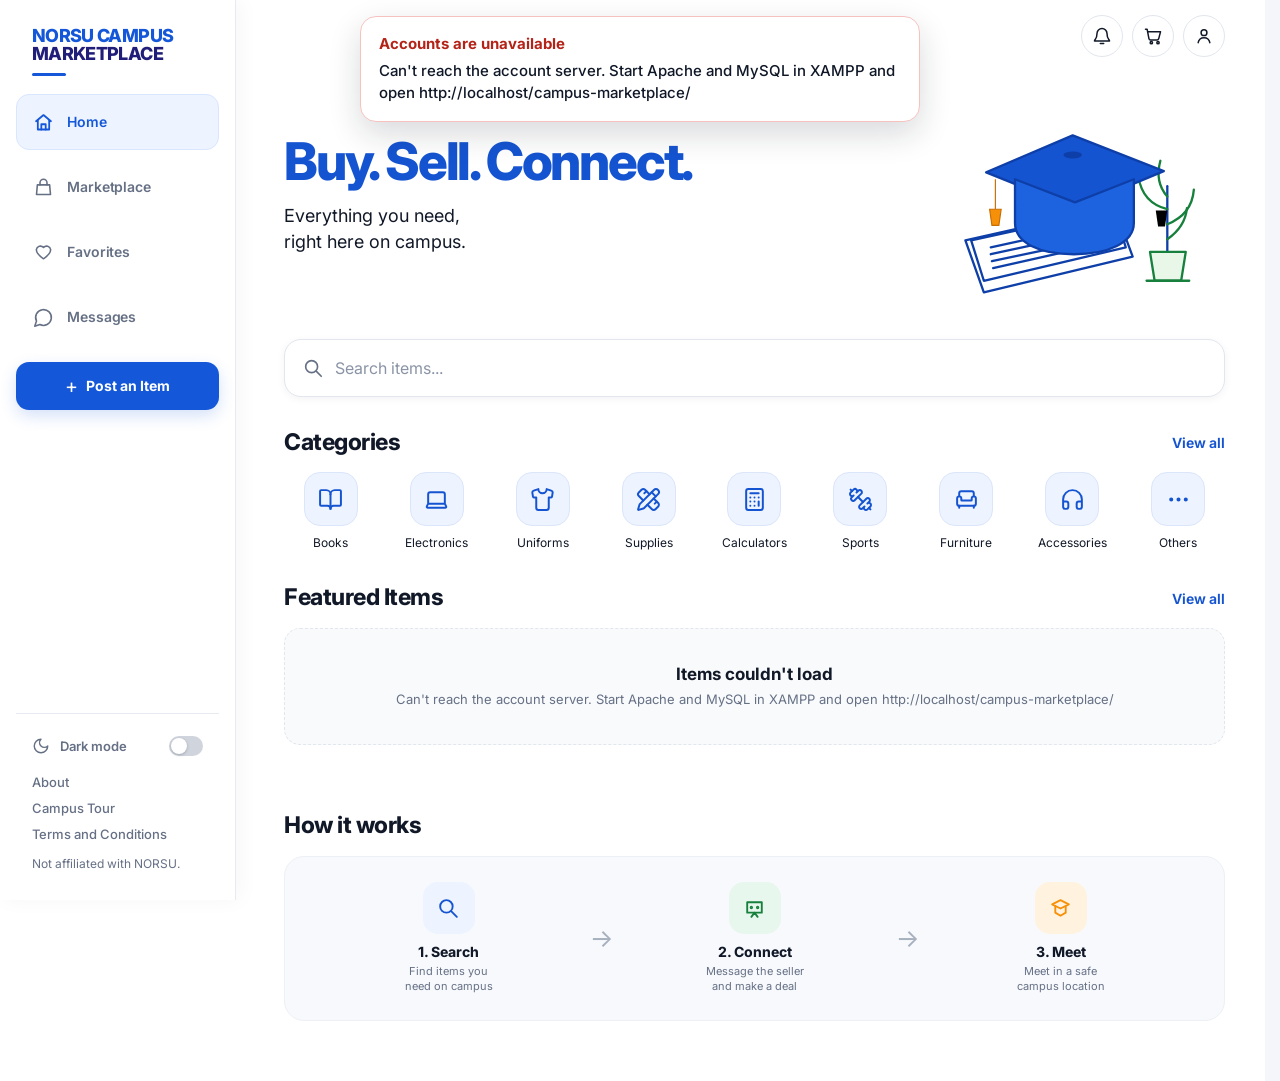
<file: index.html>
<!DOCTYPE html>
<html lang="en">
<head>
    <meta charset="UTF-8">
    <meta name="viewport" content="width=device-width, initial-scale=1.0">
    <script src="js/theme.js?v=3"></script>

    <title>NORSU Campus Marketplace</title>

    <link rel="preconnect" href="https://fonts.googleapis.com">
    <link rel="preconnect" href="https://fonts.gstatic.com" crossorigin>

    <link
        href="https://fonts.googleapis.com/css2?family=Inter:wght@400;500;600;700;800&display=swap"
        rel="stylesheet"
    >

    <link rel="stylesheet" href="css/style.css?v=5">
    <link rel="stylesheet" href="css/nav.css?v=5">
    <link rel="stylesheet" href="css/desktop.css?v=5">
    <link rel="stylesheet" href="css/header.css?v=5">
    <link rel="stylesheet" href="css/theme.css?v=5">

    <script src="js/auth.js?v=5"></script>
    <script src="js/header.js?v=5"></script>
    <script src="js/products.js?v=4"></script>
</head>

<body>

    <main class="app">

        <!-- =========================
             HEADER
        ========================== -->
        <header class="topbar">

            <div class="brand">
                <span class="brand-campus">NORSU CAMPUS</span>
                <span class="brand-marketplace">MARKETPLACE</span>
            </div>

            <div class="hdr-actions" data-header-actions>
                <button class="hdr-button" type="button" data-header="notifications" aria-label="Notifications" aria-haspopup="dialog" aria-expanded="false">
                    <svg viewBox="0 0 24 24" aria-hidden="true"><path d="M18 9a6 6 0 0 0-12 0c0 7-3 7-3 9h18c0-2-3-2-3-9"></path><path d="M10 21h4"></path></svg>
                    <span class="hdr-dot" hidden></span>
                </button>
                <button class="hdr-button" type="button" data-header="cart" aria-label="Cart">
                    <svg viewBox="0 0 24 24" aria-hidden="true"><path d="M3 4h2l2.1 11.2a2 2 0 0 0 2 1.6h7.8a2 2 0 0 0 1.9-1.4L21 7H6"></path><circle cx="10" cy="20" r="1.4"></circle><circle cx="18" cy="20" r="1.4"></circle></svg>
                    <span class="hdr-badge" hidden>0</span>
                </button>
                <button class="hdr-button" type="button" data-header="profile" aria-label="Profile" aria-haspopup="dialog" aria-expanded="false">
                    <svg viewBox="0 0 24 24" aria-hidden="true"><circle cx="12" cy="8" r="3.5"></circle><path d="M5 20c.7-4 3.2-6 7-6s6.3 2 7 6"></path></svg>
                </button>
            </div>

        </header>


        <!-- =========================
             HERO
        ========================== -->
        <section class="hero">

            <div class="hero-content">

                <h1>
                    Buy. Sell. Connect.
                </h1>

                <p>
                    Everything you need,<br>
                    right here on campus.
                </p>

            </div>

            <div class="hero-illustration">

                <svg viewBox="0 0 260 200">

                    <!-- Plant -->
                    <g class="plant">

                        <path d="M210 150V92"></path>

                        <path d="M210 112C194 108 187 97 185 84"></path>
                        <path d="M210 125C225 119 232 108 233 95"></path>
                        <path d="M210 101C202 92 201 81 204 70"></path>
                        <path d="M210 138C220 131 226 122 227 111"></path>

                        <path d="M195 149H226L222 174H199Z"></path>
                        <path d="M192 174H229"></path>

                    </g>


                    <!-- Books -->
                    <g class="books">

                        <path
                            d="M35 139L164 110L180 153L51 184Z"
                        ></path>

                        <path
                            d="M40 139L164 112L174 145L51 174Z"
                        ></path>

                        <path d="M57 145L153 124"></path>
                        <path d="M57 151L159 129"></path>
                        <path d="M58 157L149 138"></path>
                        <path d="M59 163L139 145"></path>

                    </g>


                    <!-- Graduation Cap -->
                    <g class="graduation-cap">

                        <path
                            class="cap-top"
                            d="M53 80L128 48L207 79L130 111Z"
                        ></path>

                        <path
                            class="cap-body"
                            d="M78 86V124C78 141 99 151 129 151C159 151 181 141 181 124V86L130 106Z"
                        ></path>

                        <ellipse
                            class="cap-hole"
                            cx="128"
                            cy="65"
                            rx="8"
                            ry="3"
                        ></ellipse>

                    </g>


                    <!-- Tassel -->
                    <g class="tassel">

                        <path d="M205 79V113"></path>
                        <path d="M200 113H210L208 127H202Z"></path>

                        <path class="gold-tassel" d="M61 86V112"></path>
                        <path class="gold-tassel" d="M56 112H66L64 126H58Z"></path>

                    </g>

                </svg>

            </div>

        </section>


        <!-- =========================
             SEARCH
        ========================== -->
        <section class="search-section">

            <label class="search-box">

                <svg viewBox="0 0 24 24">
                    <circle cx="10.5" cy="10.5" r="6.5"></circle>
                    <path d="M16 16L21 21"></path>
                </svg>

                <input
                    type="search"
                    id="searchInput"
                    placeholder="Search items..."
                    autocomplete="off"
                >

            </label>

        </section>


        <!-- =========================
             CATEGORIES
        ========================== -->
        <section class="section categories-section">

            <div class="section-header">

                <h2>Categories</h2>

                <button
                    class="view-all"
                    id="viewCategories"
                >
                    View all
                </button>

            </div>


            <div
                class="category-grid"
                id="categoryGrid"
            >

                <button
                    class="category"
                    data-category="Books"
                >
                    <div class="category-icon" aria-hidden="true">
                        <svg viewBox="0 0 24 24" aria-hidden="true"><path d="M12 7v14"/><path d="M3 18a1 1 0 0 1-1-1V4a1 1 0 0 1 1-1h5a4 4 0 0 1 4 4 4 4 0 0 1 4-4h5a1 1 0 0 1 1 1v13a1 1 0 0 1-1 1h-6a3 3 0 0 0-3 3 3 3 0 0 0-3-3z"/></svg>
                    </div>
                    <span>Books</span>
                </button>


                <button
                    class="category"
                    data-category="Electronics"
                >
                    <div class="category-icon" aria-hidden="true">
                        <svg viewBox="0 0 24 24" aria-hidden="true"><path d="M20 16V7a2 2 0 0 0-2-2H6a2 2 0 0 0-2 2v9m16 0H4m16 0 1.28 2.55a1 1 0 0 1-.9 1.45H3.62a1 1 0 0 1-.9-1.45L4 16"/></svg>
                    </div>
                    <span>Electronics</span>
                </button>


                <button
                    class="category"
                    data-category="Uniforms"
                >
                    <div class="category-icon" aria-hidden="true">
                        <svg viewBox="0 0 24 24" aria-hidden="true"><path d="M20.38 3.46 16 2a4 4 0 0 1-8 0L3.62 3.46a2 2 0 0 0-1.34 2.23l.58 3.47a1 1 0 0 0 .99.84H6v10c0 1.1.9 2 2 2h8a2 2 0 0 0 2-2V10h2.15a1 1 0 0 0 .99-.84l.58-3.47a2 2 0 0 0-1.34-2.23z"/></svg>
                    </div>
                    <span>Uniforms</span>
                </button>


                <button
                    class="category"
                    data-category="Supplies"
                >
                    <div class="category-icon" aria-hidden="true">
                        <svg viewBox="0 0 24 24" aria-hidden="true"><path d="M13 7 8.7 2.7a2.41 2.41 0 0 0-3.4 0L2.7 5.3a2.41 2.41 0 0 0 0 3.4L7 13"/><path d="m8 6 2-2"/><path d="m18 16 2-2"/><path d="m17 11 4.3 4.3c.94.94.94 2.46 0 3.4l-2.6 2.6c-.94.94-2.46.94-3.4 0L11 17"/><path d="M21.174 6.812a1 1 0 0 0-3.986-3.987L3.842 16.174a2 2 0 0 0-.5.83l-1.321 4.352a.5.5 0 0 0 .623.622l4.353-1.32a2 2 0 0 0 .83-.497z"/><path d="m15 5 4 4"/></svg>
                    </div>
                    <span>Supplies</span>
                </button>


                <button
                    class="category"
                    data-category="Calculators"
                >
                    <div class="category-icon" aria-hidden="true">
                        <svg viewBox="0 0 24 24" aria-hidden="true"><rect width="16" height="20" x="4" y="2" rx="2"/><line x1="8" x2="16" y1="6" y2="6"/><line x1="16" x2="16" y1="14" y2="18"/><path d="M16 10h.01"/><path d="M12 10h.01"/><path d="M8 10h.01"/><path d="M12 14h.01"/><path d="M8 14h.01"/><path d="M12 18h.01"/><path d="M8 18h.01"/></svg>
                    </div>
                    <span>Calculators</span>
                </button>


                <button
                    class="category"
                    data-category="Sports"
                >
                    <div class="category-icon" aria-hidden="true">
                        <svg viewBox="0 0 24 24" aria-hidden="true"><path d="M14.4 14.4 9.6 9.6"/><path d="M18.657 21.485a2 2 0 1 1-2.829-2.828l-1.767 1.768a2 2 0 1 1-2.829-2.829l6.364-6.364a2 2 0 1 1 2.829 2.829l-1.768 1.767a2 2 0 1 1 2.828 2.829z"/><path d="m21.5 21.5-1.4-1.4"/><path d="M3.9 3.9 2.5 2.5"/><path d="M6.404 12.768a2 2 0 1 1-2.829-2.829l1.768-1.767a2 2 0 1 1-2.828-2.829l2.828-2.828a2 2 0 1 1 2.829 2.828l1.767-1.768a2 2 0 1 1 2.829 2.829z"/></svg>
                    </div>
                    <span>Sports</span>
                </button>


                <button
                    class="category"
                    data-category="Furniture"
                >
                    <div class="category-icon" aria-hidden="true">
                        <svg viewBox="0 0 24 24" aria-hidden="true"><path d="M19 9V6a2 2 0 0 0-2-2H7a2 2 0 0 0-2 2v3"/><path d="M3 16a2 2 0 0 0 2 2h14a2 2 0 0 0 2-2v-5a2 2 0 0 0-4 0v1.5a.5.5 0 0 1-.5.5h-9a.5.5 0 0 1-.5-.5V11a2 2 0 0 0-4 0z"/><path d="M5 18v2"/><path d="M19 18v2"/></svg>
                    </div>
                    <span>Furniture</span>
                </button>


                <button
                    class="category"
                    data-category="Accessories"
                >
                    <div class="category-icon" aria-hidden="true">
                        <svg viewBox="0 0 24 24" aria-hidden="true"><path d="M3 14h3a2 2 0 0 1 2 2v3a2 2 0 0 1-2 2H5a2 2 0 0 1-2-2v-7a9 9 0 0 1 18 0v7a2 2 0 0 1-2 2h-1a2 2 0 0 1-2-2v-3a2 2 0 0 1 2-2h3"/></svg>
                    </div>
                    <span>Accessories</span>
                </button>


                <button
                    class="category"
                    data-category="Others"
                >
                    <div class="category-icon" aria-hidden="true">
                        <svg viewBox="0 0 24 24" aria-hidden="true"><circle cx="12" cy="12" r="1"/><circle cx="19" cy="12" r="1"/><circle cx="5" cy="12" r="1"/></svg>
                    </div>
                    <span>Others</span>
                </button>

            </div>

        </section>


        <!-- =========================
             FEATURED ITEMS
        ========================== -->
        <section class="section featured-section">

            <div class="section-header">

                <h2>Featured Items</h2>

                <button
                    class="view-all"
                    id="viewFeatured"
                >
                    View all
                </button>

            </div>


            <div
                class="product-grid"
                id="productGrid"
            ></div>


            <div
                class="carousel-dots"
                id="carouselDots"
            ></div>

        </section>


        <!-- =========================
             HOW IT WORKS
        ========================== -->
        <section class="section how-section">

            <div class="section-header">

                <h2>How it works</h2>

            </div>


            <div class="how-card">

                <div class="how-step">

                    <div class="step-icon search-step">
                        <svg viewBox="0 0 24 24">
                            <circle cx="10" cy="10" r="6"></circle>
                            <path d="M15 15L20 20"></path>
                        </svg>
                    </div>

                    <h3>1. Search</h3>

                    <p>
                        Find items you<br>
                        need on campus
                    </p>

                </div>


                <div class="step-arrow">
                    →
                </div>


                <div class="how-step">

                    <div class="step-icon connect-step">
                        <svg viewBox="0 0 24 24">
                            <path d="M5 6H19V16H5Z"></path>
                            <path d="M9 20L12 16L15 20"></path>
                            <circle cx="9" cy="11" r=".7"></circle>
                            <circle cx="15" cy="11" r=".7"></circle>
                        </svg>
                    </div>

                    <h3>2. Connect</h3>

                    <p>
                        Message the seller<br>
                        and make a deal
                    </p>

                </div>


                <div class="step-arrow">
                    →
                </div>


                <div class="how-step">

                    <div class="step-icon meet-step">
                        <svg viewBox="0 0 24 24">
                            <path d="M12 4L20 8L12 12L4 8Z"></path>
                            <path d="M7 10V16L12 19L17 16V10"></path>
                        </svg>
                    </div>

                    <h3>3. Meet</h3>

                    <p>
                        Meet in a safe<br>
                        campus location
                    </p>

                </div>

            </div>

        </section>


        <!-- =========================
             BOTTOM NAVIGATION
        ========================== -->
        <nav class="bottom-nav" aria-label="Primary navigation">
      <div class="nav-brand" aria-label="NORSU Campus Marketplace">
        <span class="nav-brand-campus">NORSU CAMPUS</span>
        <span class="nav-brand-marketplace">MARKETPLACE</span>
      </div>
      <button class="nav-item active" data-nav="home" data-page="home" type="button"><svg viewBox="0 0 24 24" aria-hidden="true"><path d="M3.5 10.5 12 3.5l8.5 7"></path><path d="M5.5 9.5V20h13V9.5"></path><path d="M9.5 20v-6h5v6"></path></svg><span>Home</span></button>
      <button class="nav-item" data-nav="marketplace" data-page="marketplace" type="button"><svg viewBox="0 0 24 24" aria-hidden="true"><path d="M5 9h14l1 11H4L5 9Z"></path><path d="M8 9V6.5a4 4 0 0 1 8 0V9"></path></svg><span>Marketplace</span></button>
      <button class="sell-button" data-nav="post" id="sellButton" type="button" aria-label="Post an item"><span class="sell-plus">+</span><span class="sell-label">Post an Item</span></button>
      <button class="nav-item" data-nav="favorites" data-page="favorites" type="button"><svg viewBox="0 0 24 24" aria-hidden="true"><path d="M20.2 8.7c0 5.1-8.2 10.5-8.2 10.5S3.8 13.8 3.8 8.7A4.8 4.8 0 0 1 12 6.2a4.8 4.8 0 0 1 8.2 2.5Z"></path></svg><span>Favorites</span></button>
      <button class="nav-item" data-nav="messages" data-page="messages" type="button"><svg viewBox="0 0 24 24" aria-hidden="true"><path d="M7.9 20A9 9 0 1 0 4 16.1L2 22Z"></path></svg><span>Messages</span></button>
      <button class="nav-item" data-nav="profile" data-page="profile" type="button"><svg viewBox="0 0 24 24" aria-hidden="true"><circle cx="12" cy="8" r="3.5"></circle><path d="M4.5 20.5c.8-4.3 3.3-6.8 7.5-6.8s6.7 2.5 7.5 6.8"></path></svg><span>Profile</span></button>
      <div class="nav-footer">
        <div class="nav-footer-links">
          <a href="about/about.html">About</a><a href="map/map.html">Campus Tour</a><a href="terms/terms.html">Terms and Conditions</a>
        </div>
        <p class="nav-footer-note">Not affiliated with NORSU.</p>
      </div>
    </nav>


        <!-- =========================
             POST ITEM MODAL
        ========================== -->
        <div
            class="modal-backdrop"
            id="modalBackdrop"
            hidden
        >

            <div
                class="modal"
                role="dialog"
                aria-modal="true"
            >

                <button
                    class="modal-close"
                    id="closeModal"
                    aria-label="Close"
                >
                    ×
                </button>

                <h2>Post an item</h2>

                <p>
                    Share something useful with your campus community.
                </p>


                <label>
                    Item name

                    <input
                        type="text"
                        id="itemName"
                        placeholder="e.g. Scientific Calculator"
                    >
                </label>


                <label>
                    Price

                    <input
                        type="number"
                        id="itemPrice"
                        placeholder="500"
                        min="0"
                    >
                </label>


                <label>
                    Category

                    <select id="itemCategory">
                        <option>Books</option>
                        <option>Electronics</option>
                        <option>Uniforms</option>
                        <option>Supplies</option>
                        <option>Calculators</option>
                        <option>Sports</option>
                        <option>Furniture</option>
                        <option>Accessories</option>
                        <option>Others</option>
                    </select>
                </label>


                <button
                    class="publish-button"
                    id="publishButton"
                >
                    Post item
                </button>

            </div>

        </div>


        <!-- Toast -->
        <div
            class="toast"
            id="toast"
        ></div>

    </main>


    <script src="js/script.js?v=4"></script>

</body>
</html>
</file>
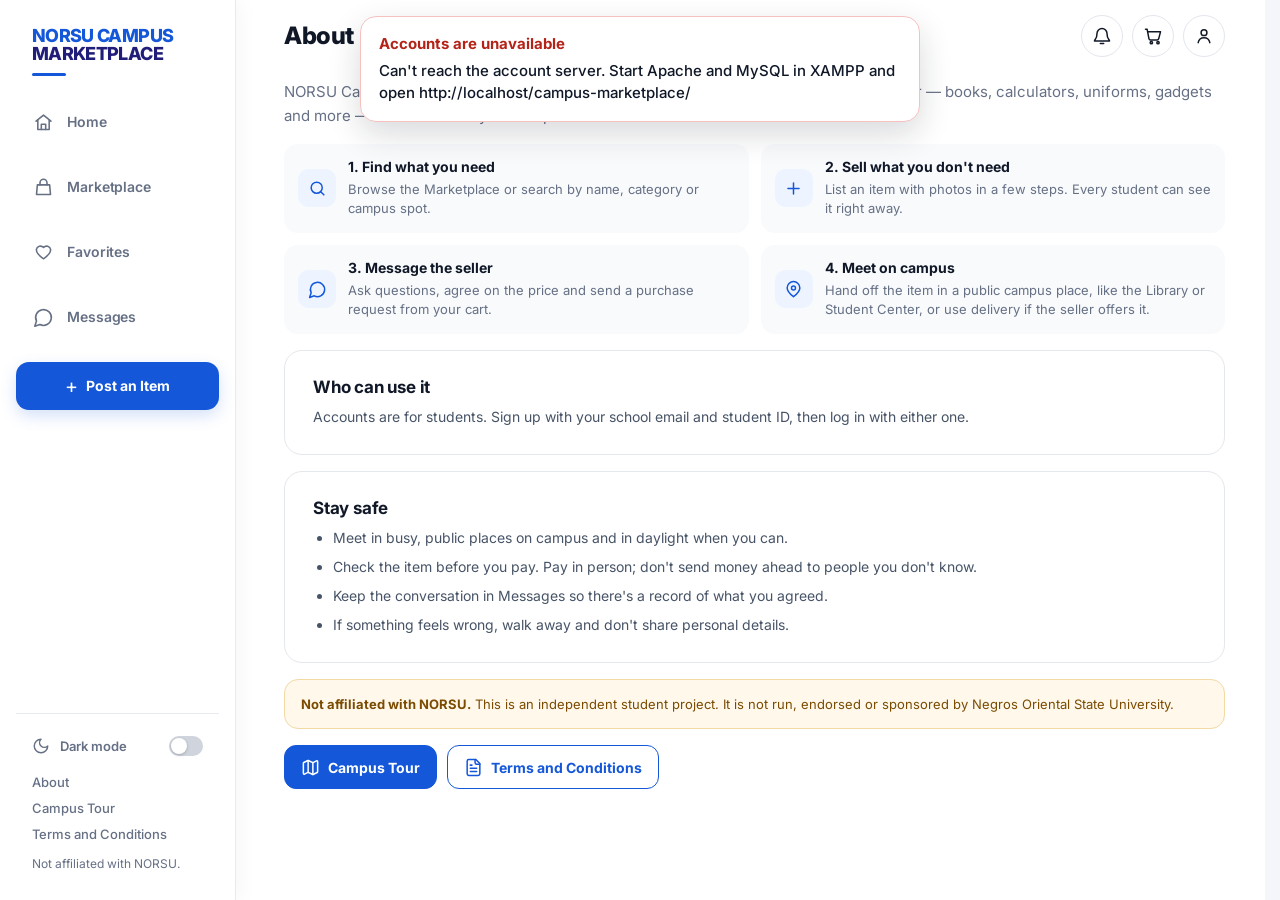
<file: about/about.html>
<!DOCTYPE html>
<html lang="en">
<head>
  <meta charset="UTF-8">
  <meta name="viewport" content="width=device-width, initial-scale=1.0, viewport-fit=cover">
  <script src="../js/theme.js?v=3"></script>
  <meta name="theme-color" content="#1457d9">
  <meta name="description" content="About NORSU Campus Marketplace: buy, sell and meet safely on campus.">
  <title>About | NORSU Campus Marketplace</title>
  <link rel="preconnect" href="https://fonts.googleapis.com">
  <link rel="preconnect" href="https://fonts.gstatic.com" crossorigin>
  <link href="https://fonts.googleapis.com/css2?family=Inter:wght@400;500;600;700;800&display=swap" rel="stylesheet">
  <link rel="stylesheet" href="../css/info.css?v=6">
  <link rel="stylesheet" href="../css/nav.css?v=5">
  <link rel="stylesheet" href="../css/desktop.css?v=5">
  <link rel="stylesheet" href="../css/header.css?v=5">
  <link rel="stylesheet" href="../css/theme.css?v=5">
  <script src="../js/auth.js?v=5"></script>
  <script src="../js/header.js?v=5"></script>
  <script src="../js/info.js?v=4" defer></script>
</head>
<body>
  <main class="app">
    <header class="page-header">
      <h1>About</h1>
      <div class="hdr-actions" data-header-actions>
          <button class="hdr-button" type="button" data-header="notifications" aria-label="Notifications" aria-haspopup="dialog" aria-expanded="false">
              <svg viewBox="0 0 24 24" aria-hidden="true"><path d="M18 9a6 6 0 0 0-12 0c0 7-3 7-3 9h18c0-2-3-2-3-9"></path><path d="M10 21h4"></path></svg>
              <span class="hdr-dot" hidden></span>
          </button>
          <button class="hdr-button" type="button" data-header="cart" aria-label="Cart">
              <svg viewBox="0 0 24 24" aria-hidden="true"><path d="M3 4h2l2.1 11.2a2 2 0 0 0 2 1.6h7.8a2 2 0 0 0 1.9-1.4L21 7H6"></path><circle cx="10" cy="20" r="1.4"></circle><circle cx="18" cy="20" r="1.4"></circle></svg>
              <span class="hdr-badge" hidden>0</span>
          </button>
          <button class="hdr-button" type="button" data-header="profile" aria-label="Profile" aria-haspopup="dialog" aria-expanded="false">
              <svg viewBox="0 0 24 24" aria-hidden="true"><circle cx="12" cy="8" r="3.5"></circle><path d="M5 20c.7-4 3.2-6 7-6s6.3 2 7 6"></path></svg>
          </button>
      </div>
    </header>

    <section class="content">
      <p class="info-lead">NORSU Campus Marketplace is where students buy and sell school items with each other&nbsp;— books, calculators, uniforms, gadgets and more&nbsp;— and meet safely on campus.</p>

      <div class="info-steps">
        <div class="info-step">
          <span class="info-step-icon"><svg viewBox="0 0 24 24" aria-hidden="true"><circle cx="11" cy="11" r="7"></circle><path d="m20 20-4-4"></path></svg></span>
          <div class="info-step-text"><strong>1. Find what you need</strong><p>Browse the Marketplace or search by name, category or campus spot.</p></div>
        </div>
        <div class="info-step">
          <span class="info-step-icon"><svg viewBox="0 0 24 24" aria-hidden="true"><path d="M12 5v14"></path><path d="M5 12h14"></path></svg></span>
          <div class="info-step-text"><strong>2. Sell what you don't need</strong><p>List an item with photos in a few steps. Every student can see it right away.</p></div>
        </div>
        <div class="info-step">
          <span class="info-step-icon"><svg viewBox="0 0 24 24" aria-hidden="true"><path d="M7.9 20A9 9 0 1 0 4 16.1L2 22Z"></path></svg></span>
          <div class="info-step-text"><strong>3. Message the seller</strong><p>Ask questions, agree on the price and send a purchase request from your cart.</p></div>
        </div>
        <div class="info-step">
          <span class="info-step-icon"><svg viewBox="0 0 24 24" aria-hidden="true"><path d="M20 10c0 5-8 11-8 11S4 15 4 10a8 8 0 1 1 16 0Z"></path><circle cx="12" cy="10" r="2.5"></circle></svg></span>
          <div class="info-step-text"><strong>4. Meet on campus</strong><p>Hand off the item in a public campus place, like the Library or Student Center, or use delivery if the seller offers it.</p></div>
        </div>
      </div>

      <div class="info-card">
        <h2>Who can use it</h2>
        <p>Accounts are for students. Sign up with your school email and student ID, then log in with either one.</p>
      </div>

      <div class="info-card">
        <h2>Stay safe</h2>
        <ul>
          <li>Meet in busy, public places on campus and in daylight when you can.</li>
          <li>Check the item before you pay. Pay in person; don't send money ahead to people you don't know.</li>
          <li>Keep the conversation in Messages so there's a record of what you agreed.</li>
          <li>If something feels wrong, walk away and don't share personal details.</li>
        </ul>
      </div>

      <p class="info-note"><strong>Not affiliated with NORSU.</strong> This is an independent student project. It is not run, endorsed or sponsored by Negros Oriental State University.</p>

      <div class="info-actions">
        <a class="info-button primary" href="../map/map.html"><svg viewBox="0 0 24 24" aria-hidden="true"><path d="M14.106 5.553a2 2 0 0 0 1.788 0l3.659-1.83A1 1 0 0 1 21 4.619v12.764a1 1 0 0 1-.553.894l-4.553 2.277a2 2 0 0 1-1.788 0l-4.212-2.106a2 2 0 0 0-1.788 0l-3.659 1.83A1 1 0 0 1 3 19.381V6.618a1 1 0 0 1 .553-.894l4.553-2.277a2 2 0 0 1 1.788 0z"></path><path d="M15 5.764v15"></path><path d="M9 3.236v15"></path></svg>Campus Tour</a>
        <a class="info-button" href="../terms/terms.html"><svg viewBox="0 0 24 24" aria-hidden="true"><path d="M15 2H6a2 2 0 0 0-2 2v16a2 2 0 0 0 2 2h12a2 2 0 0 0 2-2V7Z"></path><path d="M14 2v4a2 2 0 0 0 2 2h4"></path><path d="M16 13H8"></path><path d="M16 17H8"></path><path d="M10 9H8"></path></svg>Terms and Conditions</a>
      </div>
    </section>

    <nav class="bottom-nav" aria-label="Primary navigation">
      <div class="nav-brand" aria-label="NORSU Campus Marketplace">
        <span class="nav-brand-campus">NORSU CAMPUS</span>
        <span class="nav-brand-marketplace">MARKETPLACE</span>
      </div>
      <button class="nav-item" data-nav="home" type="button"><svg viewBox="0 0 24 24" aria-hidden="true"><path d="M3.5 10.5 12 3.5l8.5 7"></path><path d="M5.5 9.5V20h13V9.5"></path><path d="M9.5 20v-6h5v6"></path></svg><span>Home</span></button>
      <button class="nav-item" data-nav="marketplace" type="button"><svg viewBox="0 0 24 24" aria-hidden="true"><path d="M5 9h14l1 11H4L5 9Z"></path><path d="M8 9V6.5a4 4 0 0 1 8 0V9"></path></svg><span>Marketplace</span></button>
      <button class="sell-button" data-nav="post" id="sellButton" type="button" aria-label="Post an item"><span class="sell-plus">+</span><span class="sell-label">Post an Item</span></button>
      <button class="nav-item" data-nav="favorites" type="button"><svg viewBox="0 0 24 24" aria-hidden="true"><path d="M20.2 8.7c0 5.1-8.2 10.5-8.2 10.5S3.8 13.8 3.8 8.7A4.8 4.8 0 0 1 12 6.2a4.8 4.8 0 0 1 8.2 2.5Z"></path></svg><span>Favorites</span></button>
      <button class="nav-item" data-nav="messages" type="button"><svg viewBox="0 0 24 24" aria-hidden="true"><path d="M7.9 20A9 9 0 1 0 4 16.1L2 22Z"></path></svg><span>Messages</span></button>
      <button class="nav-item" data-nav="profile" type="button"><svg viewBox="0 0 24 24" aria-hidden="true"><circle cx="12" cy="8" r="3.5"></circle><path d="M4.5 20.5c.8-4.3 3.3-6.8 7.5-6.8s6.7 2.5 7.5 6.8"></path></svg><span>Profile</span></button>
      <div class="nav-footer">
        <div class="nav-footer-links">
          <a href="../about/about.html">About</a><a href="../map/map.html">Campus Tour</a><a href="../terms/terms.html">Terms and Conditions</a>
        </div>
        <p class="nav-footer-note">Not affiliated with NORSU.</p>
      </div>
    </nav>
  </main>
</body>
</html>
</file>
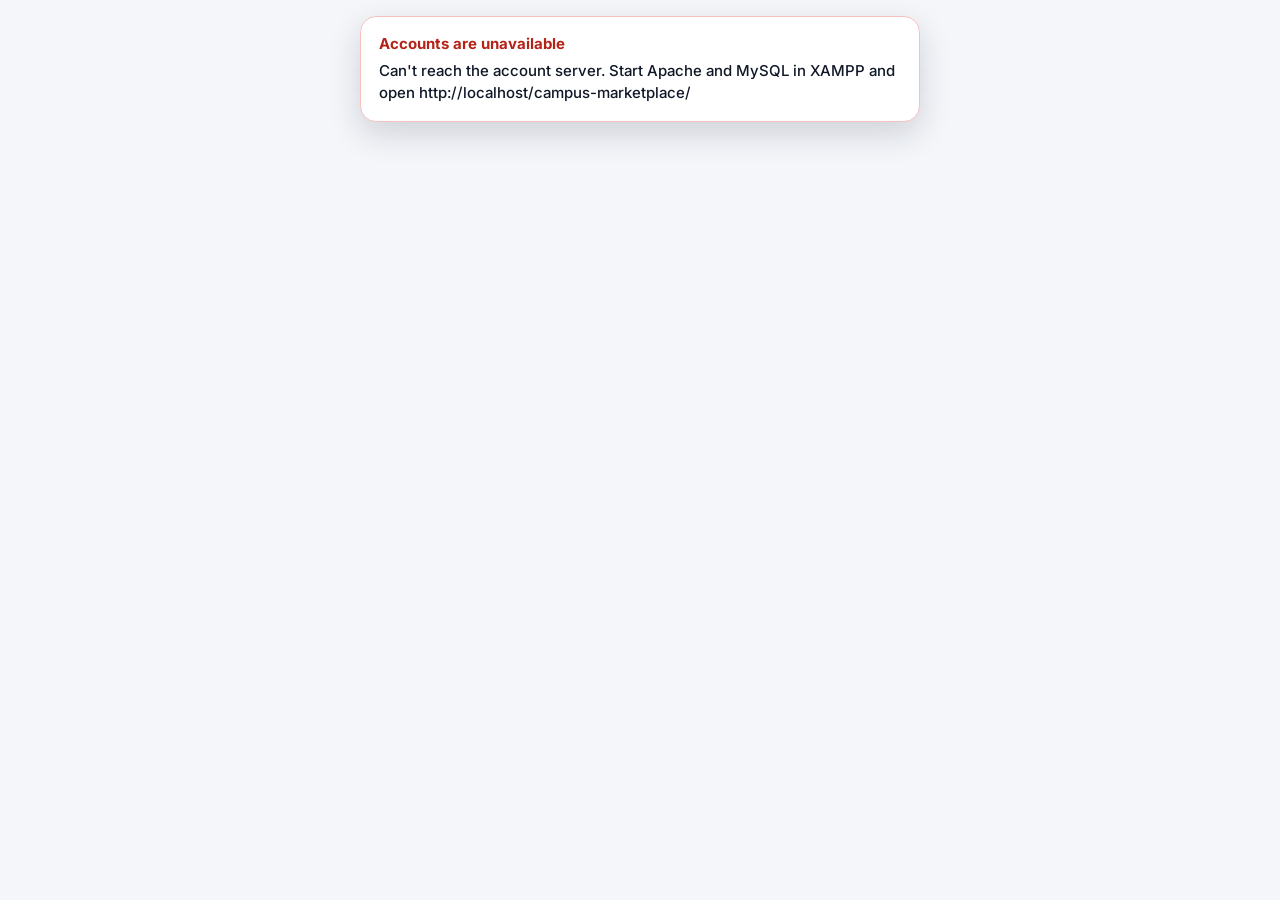
<file: admin/admin.html>
<!DOCTYPE html>
<html lang="en">
<head>
  <meta charset="UTF-8">
  <meta name="viewport" content="width=device-width, initial-scale=1.0, viewport-fit=cover">
  <script src="../js/theme.js?v=3"></script>
  <meta name="theme-color" content="#0f2152">
  <meta name="robots" content="noindex">
  <title>Admin Dashboard | NORSU Campus Marketplace</title>
  <link rel="preconnect" href="https://fonts.googleapis.com">
  <link rel="preconnect" href="https://fonts.gstatic.com" crossorigin>
  <link href="https://fonts.googleapis.com/css2?family=Inter:wght@400;500;600;700;800&display=swap" rel="stylesheet">
  <link rel="stylesheet" href="../css/admin.css?v=6">
  <link rel="stylesheet" href="../css/theme.css?v=5">
  <script src="../js/auth.js?v=5" data-auth="admin" data-auth-reason="admin"></script>
  <script src="../js/category-icons.js?v=1"></script>
  <script src="../js/admin.js?v=3" defer></script>
</head>
<body>
  <a class="admin-skip" href="#adminContent">Skip to content</a>

  <div class="admin-app">

    <!-- ========== SIDEBAR (drawer on tablets and phones) ========== -->
    <aside class="admin-sidebar" id="adminSidebar" aria-label="Administrator menu">
      <div class="admin-brand">
        <span class="admin-brand-campus">NORSU CAMPUS</span>
        <span class="admin-brand-marketplace">MARKETPLACE</span>
        <span class="admin-brand-tag">Admin Console</span>
      </div>

      <p class="admin-menu-label">Main menu</p>
      <nav class="admin-nav" aria-label="Admin sections">
        <a href="#dashboard" data-nav="dashboard"><svg viewBox="0 0 24 24" aria-hidden="true"><rect width="7" height="7" x="3" y="3" rx="1"/><rect width="7" height="7" x="14" y="3" rx="1"/><rect width="7" height="7" x="14" y="14" rx="1"/><rect width="7" height="7" x="3" y="14" rx="1"/></svg><span>Dashboard</span></a>
        <a href="#users" data-nav="users"><svg viewBox="0 0 24 24" aria-hidden="true"><path d="M16 21v-2a4 4 0 0 0-4-4H6a4 4 0 0 0-4 4v2"/><circle cx="9" cy="7" r="4"/><path d="M22 21v-2a4 4 0 0 0-3-3.87"/><path d="M16 3.13a4 4 0 0 1 0 7.75"/></svg><span>Users</span></a>
        <a href="#listings" data-nav="listings"><svg viewBox="0 0 24 24" aria-hidden="true"><path d="M15 2H6a2 2 0 0 0-2 2v16a2 2 0 0 0 2 2h12a2 2 0 0 0 2-2V7Z"/><path d="M14 2v4a2 2 0 0 0 2 2h4"/><path d="M10 9H8"/><path d="M16 13H8"/><path d="M16 17H8"/></svg><span>Listings</span><b class="admin-nav-badge" id="pendingBadge" hidden></b></a>
        <a href="#categories" data-nav="categories"><svg viewBox="0 0 24 24" aria-hidden="true"><path d="M8.3 10a.7.7 0 0 1-.626-1.079L11.4 3a.7.7 0 0 1 1.198-.043L16.3 8.9a.7.7 0 0 1-.572 1.1Z"/><rect x="3" y="14" width="7" height="7" rx="1"/><circle cx="17.5" cy="17.5" r="3.5"/></svg><span>Categories</span></a>
        <a href="#reports" data-nav="reports"><svg viewBox="0 0 24 24" aria-hidden="true"><path d="M3 3v16a2 2 0 0 0 2 2h16"/><path d="m19 9-5 5-4-4-3 3"/></svg><span>Reports / Activity</span></a>
        <a href="#settings" data-nav="settings"><svg viewBox="0 0 24 24" aria-hidden="true"><path d="M12.22 2h-.44a2 2 0 0 0-2 2v.18a2 2 0 0 1-1 1.73l-.43.25a2 2 0 0 1-2 0l-.15-.08a2 2 0 0 0-2.73.73l-.22.38a2 2 0 0 0 .73 2.73l.15.1a2 2 0 0 1 1 1.72v.51a2 2 0 0 1-1 1.74l-.15.09a2 2 0 0 0-.73 2.73l.22.38a2 2 0 0 0 2.73.73l.15-.08a2 2 0 0 1 2 0l.43.25a2 2 0 0 1 1 1.73V20a2 2 0 0 0 2 2h.44a2 2 0 0 0 2-2v-.18a2 2 0 0 1 1-1.73l.43-.25a2 2 0 0 1 2 0l.15.08a2 2 0 0 0 2.73-.73l.22-.39a2 2 0 0 0-.73-2.73l-.15-.08a2 2 0 0 1-1-1.74v-.5a2 2 0 0 1 1-1.74l.15-.09a2 2 0 0 0 .73-2.73l-.22-.38a2 2 0 0 0-2.73-.73l-.15.08a2 2 0 0 1-2 0l-.43-.25a2 2 0 0 1-1-1.73V4a2 2 0 0 0-2-2z"/><circle cx="12" cy="12" r="3"/></svg><span>Settings</span></a>
      </nav>

      <div class="admin-account">
        <span class="admin-avatar" id="adminAvatar" aria-hidden="true">AD</span>
        <div class="admin-account-text">
          <strong id="adminName">Administrator</strong>
          <small>Administrator</small>
        </div>
        <button class="admin-account-button" id="accountButton" type="button" aria-haspopup="true" aria-expanded="false" aria-controls="accountMenu" aria-label="Account options">
          <svg viewBox="0 0 24 24" aria-hidden="true"><circle cx="12" cy="12" r="1"/><circle cx="19" cy="12" r="1"/><circle cx="5" cy="12" r="1"/></svg>
        </button>
        <div class="admin-popover" id="accountMenu" hidden>
          <a class="admin-popover-item" href="../index.html"><svg viewBox="0 0 24 24" aria-hidden="true"><path d="M3.5 10.5 12 3.5l8.5 7"/><path d="M5.5 9.5V20h13V9.5"/><path d="M9.5 20v-6h5v6"/></svg><span>Open student site</span></a>
          <div id="accountThemeSlot"></div>
          <button class="admin-popover-item danger" type="button" data-logout><svg viewBox="0 0 24 24" aria-hidden="true"><path d="M9 21H5a2 2 0 0 1-2-2V5a2 2 0 0 1 2-2h4"/><polyline points="16 17 21 12 16 7"/><line x1="21" x2="9" y1="12" y2="12"/></svg><span>Log out</span></button>
        </div>
      </div>
    </aside>
    <div class="admin-scrim" id="sidebarScrim" hidden></div>


    <div class="admin-main">

      <!-- ========== HEADER ========== -->
      <header class="admin-header" id="adminHeader">
        <button class="admin-icon-button admin-menu-toggle" id="menuToggle" type="button" aria-label="Open menu" aria-controls="adminSidebar" aria-expanded="false">
          <svg viewBox="0 0 24 24" aria-hidden="true"><line x1="4" x2="20" y1="12" y2="12"/><line x1="4" x2="20" y1="6" y2="6"/><line x1="4" x2="20" y1="18" y2="18"/></svg>
        </button>
        <div class="admin-header-title">
          <h1 id="pageTitle">Administrator Dashboard</h1>
          <p id="pageSubtitle">Welcome back, Admin</p>
        </div>
        <form class="admin-global-search" id="globalSearch" role="search">
          <svg viewBox="0 0 24 24" aria-hidden="true"><circle cx="11" cy="11" r="8"/><path d="m21 21-4.3-4.3"/></svg>
          <input id="globalSearchInput" type="search" placeholder="Search marketplace..." aria-label="Search listings and users" autocomplete="off">
          <kbd id="searchShortcut">Ctrl K</kbd>
        </form>
        <button class="admin-icon-button admin-search-toggle" id="searchToggle" type="button" aria-label="Search" aria-expanded="false" aria-controls="globalSearch">
          <svg viewBox="0 0 24 24" aria-hidden="true"><circle cx="11" cy="11" r="8"/><path d="m21 21-4.3-4.3"/></svg>
        </button>
        <button class="admin-icon-button admin-bell" id="bellButton" type="button" aria-label="Listings waiting for review">
          <svg viewBox="0 0 24 24" aria-hidden="true"><path d="M6 8a6 6 0 0 1 12 0c0 7 3 9 3 9H3s3-2 3-9"/><path d="M10.3 21a1.94 1.94 0 0 0 3.4 0"/></svg>
          <span class="admin-dot" id="bellDot" hidden></span>
        </button>
      </header>


      <main class="admin-content" id="adminContent" tabindex="-1">

        <!-- ========== DASHBOARD ========== -->
        <section class="admin-section" data-section="dashboard" aria-labelledby="overviewHeading">
          <div class="admin-section-head">
            <div>
              <h2 id="overviewHeading">Marketplace Overview</h2>
              <p>Here's what's happening across Campus Marketplace today.</p>
            </div>
            <select class="admin-select" id="overviewRange" aria-label="Time period">
              <option value="7">Last 7 days</option>
              <option value="30" selected>Last 30 days</option>
              <option value="90">Last 90 days</option>
              <option value="365">Last 12 months</option>
            </select>
          </div>

          <div class="admin-stats" id="overviewStats"></div>

          <div class="admin-dashboard-grid">
            <article class="admin-card">
              <div class="admin-card-head">
                <div><h3>Recent Listings</h3><p>Latest items submitted by students</p></div>
                <a class="admin-link" href="#listings">View all listings <svg viewBox="0 0 24 24" aria-hidden="true"><path d="m9 18 6-6-6-6"/></svg></a>
              </div>
              <div id="recentListings" class="admin-table-wrap"></div>
            </article>

            <article class="admin-card">
              <div class="admin-card-head">
                <div><h3>Recent Activity</h3><p>Latest marketplace updates</p></div>
              </div>
              <ol class="admin-timeline" id="recentActivity"></ol>
              <a class="admin-link admin-card-foot" href="#reports">View all activity <svg viewBox="0 0 24 24" aria-hidden="true"><path d="m9 18 6-6-6-6"/></svg></a>
            </article>
          </div>
        </section>


        <!-- ========== USERS ========== -->
        <section class="admin-section" data-section="users" aria-labelledby="usersHeading" hidden>
          <div class="admin-section-head">
            <div>
              <h2 id="usersHeading">Manage Users</h2>
              <p>View and manage registered students and administrators.</p>
            </div>
            <button class="admin-button primary" id="addUserButton" type="button">
              <svg viewBox="0 0 24 24" aria-hidden="true"><path d="M5 12h14"/><path d="M12 5v14"/></svg>Add User
            </button>
          </div>

          <article class="admin-card">
            <div class="admin-toolbar">
              <label class="admin-search-field">
                <svg viewBox="0 0 24 24" aria-hidden="true"><circle cx="11" cy="11" r="8"/><path d="m21 21-4.3-4.3"/></svg>
                <input id="userSearch" type="search" placeholder="Search by name, email or student ID..." aria-label="Search users" autocomplete="off">
              </label>
              <div class="admin-filters">
                <select class="admin-select" id="userStatus" aria-label="Filter by status">
                  <option value="">All statuses</option>
                  <option value="active">Active</option>
                  <option value="suspended">Suspended</option>
                </select>
                <select class="admin-select" id="userRole" aria-label="Filter by role">
                  <option value="">All roles</option>
                  <option value="student">Students</option>
                  <option value="admin">Administrators</option>
                </select>
              </div>
            </div>
            <div id="usersTable" class="admin-table-wrap"></div>
            <div class="admin-pagination" id="usersPaging"></div>
          </article>
        </section>


        <!-- ========== LISTINGS ========== -->
        <section class="admin-section" data-section="listings" aria-labelledby="listingsHeading" hidden>
          <div class="admin-section-head">
            <div>
              <h2 id="listingsHeading">Manage Listings</h2>
              <p>Review and manage marketplace listings.</p>
            </div>
          </div>

          <article class="admin-card">
            <div class="admin-toolbar admin-toolbar-stacked">
              <label class="admin-search-field">
                <svg viewBox="0 0 24 24" aria-hidden="true"><circle cx="11" cy="11" r="8"/><path d="m21 21-4.3-4.3"/></svg>
                <input id="listingSearch" type="search" placeholder="Search listings or sellers..." aria-label="Search listings" autocomplete="off">
              </label>
              <div class="admin-filters admin-filters-3">
                <select class="admin-select" id="listingCategory" aria-label="Filter by category">
                  <option value="">All categories</option>
                </select>
                <select class="admin-select" id="listingStatus" aria-label="Filter by status">
                  <option value="">All statuses</option>
                  <option value="available">Active</option>
                  <option value="pending">Pending review</option>
                  <option value="sold">Sold</option>
                  <option value="removed">Removed</option>
                </select>
                <select class="admin-select" id="listingDays" aria-label="Filter by date posted">
                  <option value="">All dates</option>
                  <option value="7">Last 7 days</option>
                  <option value="30">Last 30 days</option>
                  <option value="90">Last 90 days</option>
                </select>
              </div>
            </div>
            <div id="listingsTable" class="admin-table-wrap"></div>
            <div class="admin-pagination" id="listingsPaging"></div>
          </article>
        </section>


        <!-- ========== CATEGORIES ========== -->
        <section class="admin-section" data-section="categories" aria-labelledby="categoriesHeading" hidden>
          <div class="admin-section-head">
            <div>
              <h2 id="categoriesHeading">Manage Categories</h2>
              <p>Organize marketplace items into categories.</p>
            </div>
            <button class="admin-button primary" id="addCategoryButton" type="button">
              <svg viewBox="0 0 24 24" aria-hidden="true"><path d="M5 12h14"/><path d="M12 5v14"/></svg>Add Category
            </button>
          </div>
          <p class="admin-info-bar" id="categorySummary"></p>
          <div class="admin-category-grid" id="categoryGrid"></div>
        </section>


        <!-- ========== REPORTS & ACTIVITY ========== -->
        <section class="admin-section" data-section="reports" aria-labelledby="reportsHeading" hidden>
          <div class="admin-section-head">
            <div>
              <h2 id="reportsHeading">Reports &amp; Activity</h2>
              <p>Monitor marketplace activity and system activity.</p>
            </div>
            <select class="admin-select" id="reportRange" aria-label="Time period">
              <option value="12" selected>Last 12 months</option>
              <option value="6">Last 6 months</option>
            </select>
          </div>

          <div class="admin-stats" id="reportStats"></div>

          <article class="admin-card">
            <div class="admin-card-head">
              <div><h3>Marketplace Activity</h3><p id="chartSubtitle">Listings created over the last 12 months</p></div>
              <div class="admin-chart-legend"><span><i></i>New listings</span><strong id="chartTotal">0 total</strong></div>
            </div>
            <div class="admin-chart" id="activityChart"></div>
          </article>

          <article class="admin-card">
            <div class="admin-card-head">
              <div><h3>Activity Log</h3><p>Recent administrative and marketplace events</p></div>
              <label class="admin-filter-button">
                <svg viewBox="0 0 24 24" aria-hidden="true"><path d="M3 6h18"/><path d="M7 12h10"/><path d="M10 18h4"/></svg>
                <select id="activityType" aria-label="Filter activity">
                  <option value="all">All activity</option>
                  <option value="students">Students</option>
                  <option value="admins">Administrators</option>
                  <option value="listings">Listings</option>
                </select>
              </label>
            </div>
            <div id="activityTable" class="admin-table-wrap"></div>
            <div class="admin-pagination" id="activityPaging"></div>
          </article>
        </section>


        <!-- ========== SETTINGS ========== -->
        <section class="admin-section" data-section="settings" aria-labelledby="settingsHeading" hidden>
          <div class="admin-section-head">
            <div>
              <h2 id="settingsHeading">Settings</h2>
              <p>Marketplace rules and your administrator account.</p>
            </div>
          </div>

          <div class="admin-settings">
            <article class="admin-card admin-setting">
              <span class="admin-tile tone-amber"><svg viewBox="0 0 24 24" aria-hidden="true"><path d="M20 13c0 5-3.5 7.5-7.66 8.95a1 1 0 0 1-.67-.01C7.5 20.5 4 18 4 13V6a1 1 0 0 1 1-1c2 0 4.5-1.2 6.24-2.72a1.17 1.17 0 0 1 1.52 0C14.51 3.81 17 5 19 5a1 1 0 0 1 1 1z"/><path d="m9 12 2 2 4-4"/></svg></span>
              <div class="admin-setting-text">
                <h3>Review new listings</h3>
                <p>New listings wait in <strong>Listings → Pending review</strong> until an administrator approves them. When this is off, items go live as soon as they're posted.</p>
                <p class="admin-setting-note" id="pendingNote"></p>
              </div>
              <button class="admin-switch" id="reviewSwitch" type="button" role="switch" aria-checked="false" aria-label="Review new listings"><span></span></button>
            </article>

            <article class="admin-card admin-setting">
              <span class="admin-tile tone-purple"><svg viewBox="0 0 24 24" aria-hidden="true"><path d="M12 3a6 6 0 0 0 9 9 9 9 0 1 1-9-9Z"/></svg></span>
              <div class="admin-setting-text">
                <h3>Appearance</h3>
                <p>Dark mode for this browser. It applies to the student site too.</p>
              </div>
              <div id="settingsThemeSlot"></div>
            </article>

            <article class="admin-card admin-setting">
              <span class="admin-avatar admin-avatar-lg" id="settingsAvatar" aria-hidden="true">AD</span>
              <div class="admin-setting-text">
                <h3 id="settingsName">Administrator</h3>
                <p id="settingsEmail"></p>
              </div>
              <div class="admin-setting-actions">
                <a class="admin-button" href="../index.html">Open student site</a>
                <button class="admin-button danger" type="button" data-logout>Log out</button>
              </div>
            </article>
          </div>
        </section>

      </main>
    </div>
  </div>


  <!-- ========== DIALOG (view, edit, confirm) ========== -->
  <div class="admin-modal-backdrop" id="modalBackdrop" hidden>
    <div class="admin-modal" id="modal" role="dialog" aria-modal="true" aria-labelledby="modalTitle">
      <div class="admin-modal-head">
        <h2 id="modalTitle">Details</h2>
        <button class="admin-icon-button admin-modal-close" id="modalClose" type="button" aria-label="Close">
          <svg viewBox="0 0 24 24" aria-hidden="true"><path d="M18 6 6 18"/><path d="m6 6 12 12"/></svg>
        </button>
      </div>
      <div class="admin-modal-body" id="modalBody"></div>
      <div class="admin-modal-actions" id="modalActions"></div>
    </div>
  </div>

  <div class="admin-toast" id="toast" role="status" aria-live="polite"></div>
</body>
</html>
</file>
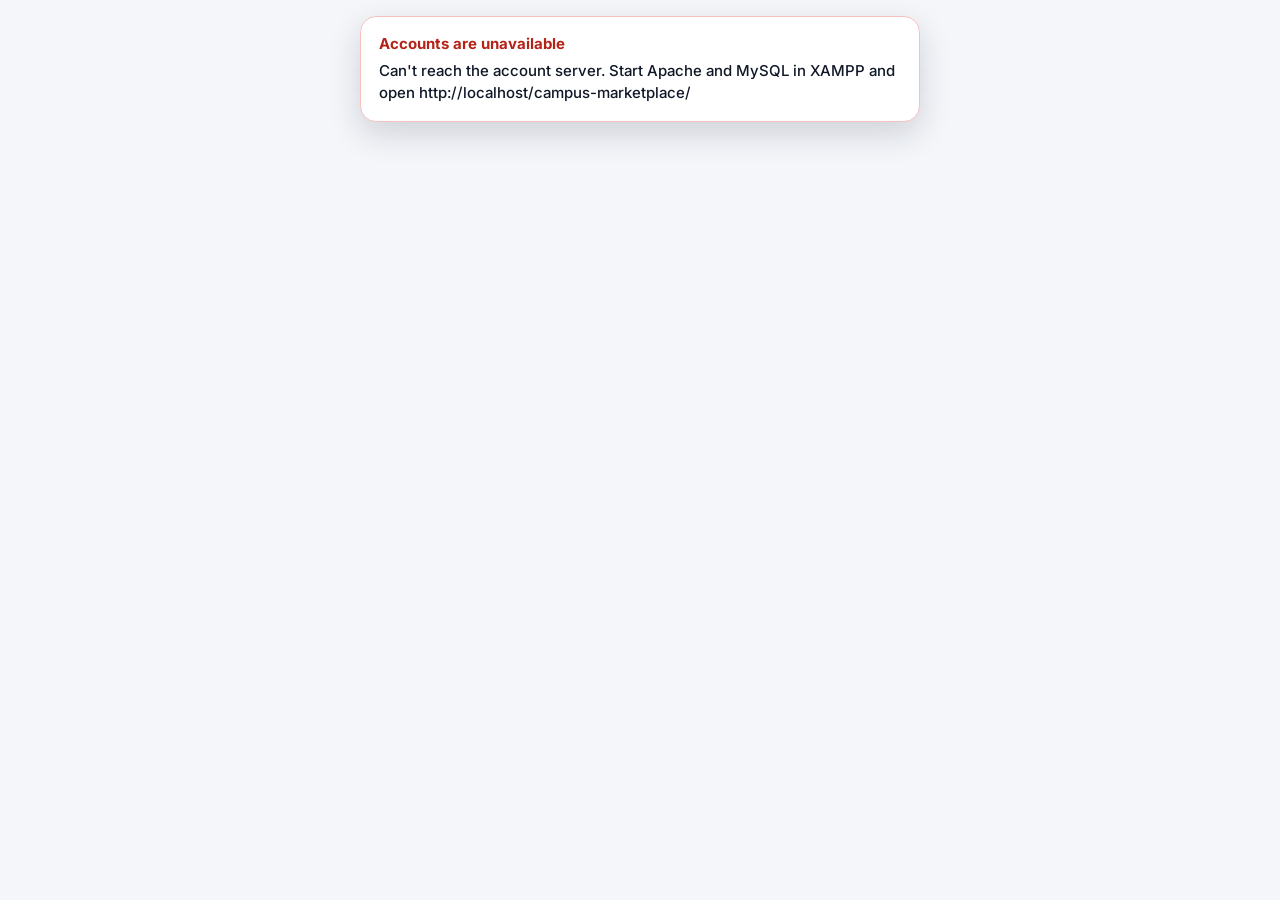
<file: favorites/favorites.html>
<!DOCTYPE html>
<html lang="en">
<head>
  <meta charset="UTF-8">
  <meta name="viewport" content="width=device-width, initial-scale=1.0, viewport-fit=cover">
  <script src="../js/theme.js?v=3"></script>
  <meta name="theme-color" content="#1457d9">
  <title>Favorites | NORSU Campus Marketplace</title>
  <link rel="preconnect" href="https://fonts.googleapis.com">
  <link rel="preconnect" href="https://fonts.gstatic.com" crossorigin>
  <link href="https://fonts.googleapis.com/css2?family=Inter:wght@400;500;600;700;800&display=swap" rel="stylesheet">
  <link rel="stylesheet" href="../css/favorites.css?v=5">
  <script src="../js/auth.js?v=5" data-auth="required" data-auth-reason="favorites"></script>
  <script src="../js/header.js?v=5"></script>
  <script src="../js/products.js?v=4"></script>
  <script src="../js/favorites.js?v=5" defer></script>
    <link rel="stylesheet" href="../css/nav.css?v=5">
    <link rel="stylesheet" href="../css/desktop.css?v=5">
    <link rel="stylesheet" href="../css/header.css?v=5">
    <link rel="stylesheet" href="../css/theme.css?v=5">
</head>
<body>
  <main class="app">
    <header class="page-header">
      <h1>Favorites</h1>
      <div class="hdr-actions" data-header-actions>
          <button class="hdr-button" type="button" data-header="notifications" aria-label="Notifications" aria-haspopup="dialog" aria-expanded="false">
              <svg viewBox="0 0 24 24" aria-hidden="true"><path d="M18 9a6 6 0 0 0-12 0c0 7-3 7-3 9h18c0-2-3-2-3-9"></path><path d="M10 21h4"></path></svg>
              <span class="hdr-dot" hidden></span>
          </button>
          <button class="hdr-button" type="button" data-header="cart" aria-label="Cart">
              <svg viewBox="0 0 24 24" aria-hidden="true"><path d="M3 4h2l2.1 11.2a2 2 0 0 0 2 1.6h7.8a2 2 0 0 0 1.9-1.4L21 7H6"></path><circle cx="10" cy="20" r="1.4"></circle><circle cx="18" cy="20" r="1.4"></circle></svg>
              <span class="hdr-badge" hidden>0</span>
          </button>
          <button class="hdr-button" type="button" data-header="profile" aria-label="Profile" aria-haspopup="dialog" aria-expanded="false">
              <svg viewBox="0 0 24 24" aria-hidden="true"><circle cx="12" cy="8" r="3.5"></circle><path d="M5 20c.7-4 3.2-6 7-6s6.3 2 7 6"></path></svg>
          </button>
      </div>
    </header>

    <section class="content">
      <div class="search-box">
        <svg viewBox="0 0 24 24" aria-hidden="true"><circle cx="11" cy="11" r="7"></circle><path d="m20 20-4-4"></path></svg>
        <input id="favoriteSearch" type="search" placeholder="Search favorites..." autocomplete="off">
        <button id="clearSearch" class="clear-search" type="button" aria-label="Clear search">×</button>
      </div>

      <div class="tabs" role="tablist" aria-label="Favorite item status">
        <button class="tab active" data-tab="all" role="tab">All Items</button>
        <button class="tab" data-tab="sale" role="tab">For Sale</button>
        <button class="tab" data-tab="sold" role="tab">Sold</button>
      </div>

      <div class="result-row">
        <h2>Saved Items</h2>
        <span id="resultCount">0 items</span>
      </div>

      <section id="favoriteList" class="favorite-list" aria-live="polite"></section>

      <section id="emptyState" class="empty-state hidden">
        <div class="empty-icon">
          <svg viewBox="0 0 24 24"><path d="M20.8 8.6c0 5.4-8.8 11-8.8 11S3.2 14 3.2 8.6A4.6 4.6 0 0 1 12 6a4.6 4.6 0 0 1 8.8 2.6Z"></path></svg>
        </div>
        <h2>No saved items</h2>
        <p>Items you save will appear here.</p>
        <button class="primary-button" id="browseButton">Browse Marketplace</button>
      </section>

      <section class="privacy-card">
        <div class="privacy-icon">
          <svg viewBox="0 0 24 24"><path d="M12 3 20 6v5c0 5-3.2 8.4-8 10-4.8-1.6-8-5-8-10V6l8-3Z"></path><path d="m9 12 2 2 4-4"></path></svg>
        </div>
        <div>
          <h3>Your favorites are private</h3>
          <p>Only you can see the items you save.</p>
        </div>
      </section>
    </section>

    <nav class="bottom-nav" aria-label="Primary navigation">
      <div class="nav-brand" aria-label="NORSU Campus Marketplace">
        <span class="nav-brand-campus">NORSU CAMPUS</span>
        <span class="nav-brand-marketplace">MARKETPLACE</span>
      </div>
      <button class="nav-item" data-nav="home" data-page="home" type="button"><svg viewBox="0 0 24 24" aria-hidden="true"><path d="M3.5 10.5 12 3.5l8.5 7"></path><path d="M5.5 9.5V20h13V9.5"></path><path d="M9.5 20v-6h5v6"></path></svg><span>Home</span></button>
      <button class="nav-item" data-nav="marketplace" data-page="marketplace" type="button"><svg viewBox="0 0 24 24" aria-hidden="true"><path d="M5 9h14l1 11H4L5 9Z"></path><path d="M8 9V6.5a4 4 0 0 1 8 0V9"></path></svg><span>Marketplace</span></button>
      <button class="sell-button" data-nav="post" id="sellButton" type="button" aria-label="Post an item"><span class="sell-plus">+</span><span class="sell-label">Post an Item</span></button>
      <button class="nav-item active" data-nav="favorites" data-page="favorites" type="button"><svg viewBox="0 0 24 24" aria-hidden="true"><path d="M20.2 8.7c0 5.1-8.2 10.5-8.2 10.5S3.8 13.8 3.8 8.7A4.8 4.8 0 0 1 12 6.2a4.8 4.8 0 0 1 8.2 2.5Z"></path></svg><span>Favorites</span></button>
      <button class="nav-item" data-nav="messages" data-page="messages" type="button"><svg viewBox="0 0 24 24" aria-hidden="true"><path d="M7.9 20A9 9 0 1 0 4 16.1L2 22Z"></path></svg><span>Messages</span></button>
      <button class="nav-item" data-nav="profile" data-page="profile" type="button"><svg viewBox="0 0 24 24" aria-hidden="true"><circle cx="12" cy="8" r="3.5"></circle><path d="M4.5 20.5c.8-4.3 3.3-6.8 7.5-6.8s6.7 2.5 7.5 6.8"></path></svg><span>Profile</span></button>
      <div class="nav-footer">
        <div class="nav-footer-links">
          <a href="../about/about.html">About</a><a href="../map/map.html">Campus Tour</a><a href="../terms/terms.html">Terms and Conditions</a>
        </div>
        <p class="nav-footer-note">Not affiliated with NORSU.</p>
      </div>
    </nav>

    <div class="toast" id="toast" role="status"></div>
  </main>
</body>
</html>
</file>
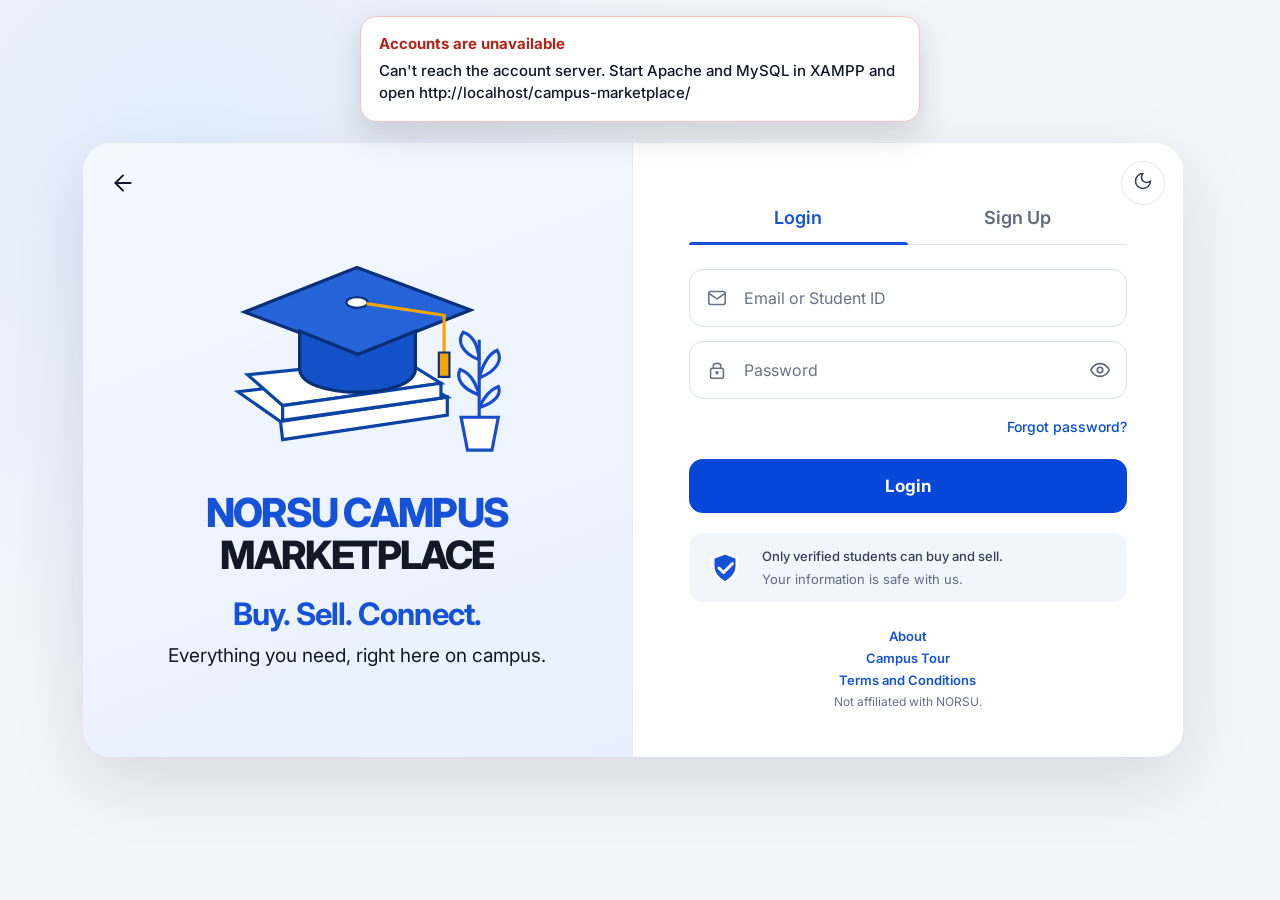
<file: login/login.html>
<!DOCTYPE html>
<html lang="en">

<head>
    <meta charset="UTF-8">

    <meta name="viewport" content="width=device-width, initial-scale=1.0">
    <script src="../js/theme.js?v=3"></script>

    <title>Login | NORSU Campus Marketplace</title>

    <link rel="stylesheet" href="../css/login.css?v=5">

    <link rel="stylesheet" href="../css/desktop.css?v=5">
    <link rel="stylesheet" href="../css/theme.css?v=5">

    <script src="../js/auth.js?v=5" data-auth="guest"></script>

    <link rel="preconnect" href="https://fonts.googleapis.com">

    <link rel="preconnect" href="https://fonts.gstatic.com" crossorigin>

    <link href="https://fonts.googleapis.com/css2?family=Inter:wght@400;500;600;700;800&display=swap" rel="stylesheet">
</head>


<body>

    <div class="login-page">

        <button type="button" class="theme-fab" role="switch" aria-checked="false" aria-label="Dark mode" data-theme-toggle><span data-theme-icon></span></button>


        <!-- ==========================================
         HEADER
    =========================================== -->

        <header class="top-bar">

            <button type="button" class="back-button" id="backButton" aria-label="Go back">

                <svg viewBox="0 0 24 24">

                    <path d="M19 12H5"></path>

                    <path d="M12 19L5 12L12 5"></path>

                </svg>

            </button>

        </header>



        <!-- ==========================================
         BRAND
    =========================================== -->

        <main>

            <section class="brand-section">


                <!-- Illustration -->

                <div class="brand-illustration">

                    <svg viewBox="0 0 320 260" class="graduation-svg">

                        <!-- Background -->

                        <ellipse cx="145" cy="155" rx="105" ry="62" fill="#eef5ff"></ellipse>


                        <!-- BOOK -->

                        <path d="M48 156
                           L202 137
                           L245 161
                           L88 184
                           Z" fill="#ffffff" stroke="#0b43a5" stroke-width="3"></path>


                        <path d="M88 184
                           L245 161
                           L245 178
                           L90 201
                           Z" fill="#ffffff" stroke="#0b43a5" stroke-width="3"></path>


                        <!-- Book lines -->

                        <path d="M103 161 L207 149" stroke="#9aa8be" stroke-width="2"></path>

                        <path d="M105 168 L214 155" stroke="#9aa8be" stroke-width="2"></path>

                        <path d="M108 175 L220 161" stroke="#9aa8be" stroke-width="2"></path>


                        <!-- SECOND BOOK -->

                        <path d="M57 140
                           L202 125
                           L239 148
                           L90 169
                           Z" fill="#ffffff" stroke="#0b43a5" stroke-width="3"></path>


                        <path d="M90 169
                           L239 148
                           L239 162
                           L90 183
                           Z" fill="#ffffff" stroke="#0b43a5" stroke-width="3"></path>


                        <!-- GRADUATION CAP -->

                        <path d="M54 81
                           L160 39
                           L267 79
                           L161 121
                           Z" fill="#2563d9" stroke="#082f78" stroke-width="3"></path>


                        <!-- Cap -->

                        <path d="M106 99
                           L106 134
                           C106 164 215 164 215 134
                           L215 99
                           L161 121
                           Z" fill="#1251c7" stroke="#082f78" stroke-width="3"></path>


                        <!-- Cap button -->

                        <ellipse cx="160" cy="72" rx="10" ry="5" fill="white" stroke="#082f78" stroke-width="2">
                        </ellipse>


                        <!-- Tassel -->

                        <path d="M169 73
                           L242 84
                           L242 119" fill="none" stroke="#f5a400" stroke-width="3"></path>


                        <path d="M237 119
                           L247 119
                           L247 142
                           L237 142
                           Z" fill="#f5a400" stroke="#082f78" stroke-width="2"></path>


                        <!-- PLANT -->

                        <path d="M275 107
                           C275 135 275 158 275 180" fill="none" stroke="#174dcc" stroke-width="3"></path>


                        <path d="M275 126
                           C258 119 254 108 260 100
                           C269 103 274 113 275 126" fill="none" stroke="#174dcc" stroke-width="3"></path>


                        <path d="M275 143
                           C293 136 297 125 292 117
                           C284 120 278 131 275 143" fill="none" stroke="#174dcc" stroke-width="3"></path>


                        <path d="M275 159
                           C258 153 253 143 257 135
                           C266 138 272 148 275 159" fill="none" stroke="#174dcc" stroke-width="3"></path>


                        <path d="M275 171
                           C291 166 296 158 293 151
                           C285 154 279 162 275 171" fill="none" stroke="#174dcc" stroke-width="3"></path>


                        <!-- POT -->

                        <path d="M258 180
                           L293 180
                           L287 211
                           L264 211
                           Z" fill="#ffffff" stroke="#174dcc" stroke-width="3"></path>

                    </svg>

                </div>


                <!-- Brand -->

                <div class="brand-name">

                    <div class="campus">
                        NORSU CAMPUS
                    </div>

                    <div class="marketplace">
                        MARKETPLACE
                    </div>

                </div>


                <h1>
                    Buy. Sell. Connect.
                </h1>


                <p>
                    Everything you need, right here on campus.
                </p>

            </section>



            <!-- ==========================================
             AUTHENTICATION
        =========================================== -->

            <section class="auth-section">


                <!-- Tabs -->

                <div class="auth-tabs">

                    <button type="button" class="auth-tab active" id="loginTab">
                        Login
                    </button>

                    <button type="button" class="auth-tab" id="signupTab">
                        Sign Up
                    </button>

                </div>



                <!-- ======================================
                 LOGIN
            ======================================= -->

                <form class="auth-form active" id="loginForm">


                    <!-- Email -->

                    <div class="input-group">

                        <div class="input-icon">

                            <svg viewBox="0 0 24 24">

                                <rect x="3" y="5" width="18" height="14" rx="2"></rect>

                                <path d="M3 7L12 13L21 7"></path>

                            </svg>

                        </div>


                        <input type="text" id="loginEmail" name="identifier" placeholder="Email or Student ID"
                            autocomplete="username" required>

                    </div>



                    <!-- Password -->

                    <div class="input-group">

                        <div class="input-icon">

                            <svg viewBox="0 0 24 24">

                                <rect x="5" y="10" width="14" height="11" rx="2"></rect>

                                <path d="M8 10V7
                                   C8 4 16 4 16 7V10"></path>

                                <circle cx="12" cy="15" r="1"></circle>

                            </svg>

                        </div>


                        <input type="password" id="loginPassword" name="password" placeholder="Password"
                            autocomplete="current-password" required>


                        <button type="button" class="password-toggle" id="passwordToggle" aria-label="Show password">

                            <svg viewBox="0 0 24 24">

                                <path d="M2 12
                                   C4.5 7
                                   8 5
                                   12 5
                                   C16 5
                                   19.5 7
                                   22 12
                                   C19.5 17
                                   16 19
                                   12 19
                                   C8 19
                                   4.5 17
                                   2 12Z"></path>

                                <circle cx="12" cy="12" r="3"></circle>

                            </svg>

                        </button>

                    </div>



                    <!-- Forgot -->

                    <div class="forgot-row">

                        <button type="button" class="forgot-button" id="forgotPassword">
                            Forgot password?
                        </button>

                    </div>



                    <!-- Login -->

                    <button type="submit" class="primary-button">
                        Login
                    </button>



                    <!-- Security -->

                    <div class="security-card">

                        <div class="security-icon">

                            <svg viewBox="0 0 24 24">

                                <path d="M12 2L20 5V11
                                   C20 16
                                   17 19
                                   12 22
                                   C7 19
                                   4 16
                                   4 11V5Z"></path>

                                <path d="M8 12L11 15L17 9"></path>

                            </svg>

                        </div>


                        <div class="security-text">

                            <strong>
                                Only verified students can buy and sell.
                            </strong>

                            <span>
                                Your information is safe with us.
                            </span>

                        </div>

                    </div>

                </form>



                <!-- ======================================
                 SIGN UP
            ======================================= -->

                <form class="auth-form" id="signupForm">


                    <div class="input-group">

                        <div class="input-icon">

                            <svg viewBox="0 0 24 24">

                                <circle cx="12" cy="7" r="4"></circle>

                                <path d="M4 21
                                   C4 17
                                   7 14
                                   12 14
                                   C17 14
                                   20 17
                                   20 21"></path>

                            </svg>

                        </div>

                        <input type="text" id="signupName" name="name" placeholder="Full Name" autocomplete="name" maxlength="80"
                            required>

                    </div>



                    <div class="input-group">

                        <div class="input-icon">

                            <svg viewBox="0 0 24 24">

                                <rect x="3" y="5" width="18" height="14" rx="2"></rect>

                                <path d="M3 7L12 13L21 7"></path>

                            </svg>

                        </div>

                        <input type="email" id="signupEmail" name="email" placeholder="School Email" autocomplete="email"
                            maxlength="120" required>

                    </div>



                    <div class="input-group">

                        <div class="input-icon">

                            <svg viewBox="0 0 24 24">

                                <rect x="3" y="5" width="18" height="14" rx="2"></rect>

                                <circle cx="9" cy="11" r="2"></circle>

                                <path d="M6 16
                                   C6.5 14.6 7.6 14 9 14
                                   C10.4 14 11.5 14.6 12 16"></path>

                                <path d="M15 10H18"></path>

                                <path d="M15 14H18"></path>

                            </svg>

                        </div>

                        <input type="text" id="signupStudentId" name="studentId" placeholder="Student ID (e.g. 2024-00123)"
                            autocomplete="off" maxlength="30" required>

                    </div>



                    <div class="input-group">

                        <div class="input-icon">

                            <svg viewBox="0 0 24 24">

                                <rect x="5" y="10" width="14" height="11" rx="2"></rect>

                                <path d="M8 10V7
                                   C8 4 16 4 16 7V10"></path>

                            </svg>

                        </div>

                        <input type="password" id="signupPassword" name="password" placeholder="Create Password"
                            autocomplete="new-password" required>

                    </div>



                    <div class="input-group">

                        <div class="input-icon">

                            <svg viewBox="0 0 24 24">

                                <rect x="5" y="10" width="14" height="11" rx="2"></rect>

                                <path d="M8 10V7
                                   C8 4 16 4 16 7V10"></path>

                            </svg>

                        </div>

                        <input type="password" id="signupConfirmPassword" name="confirmPassword" placeholder="Confirm Password"
                            autocomplete="new-password" required>

                    </div>



                    <label class="terms-agree" for="signupTerms">
                        <input type="checkbox" id="signupTerms" name="acceptTerms">
                        <span>
                            I agree to the
                            <a href="../terms/terms.html" target="_blank" rel="noopener">Terms and Conditions</a>.
                        </span>
                    </label>

                    <button type="submit" class="primary-button">
                        Create Account
                    </button>



                    <div class="security-card">

                        <div class="security-icon">

                            <svg viewBox="0 0 24 24">

                                <path d="M12 2L20 5V11
                                   C20 16
                                   17 19
                                   12 22
                                   C7 19
                                   4 16
                                   4 11V5Z"></path>

                                <path d="M8 12L11 15L17 9"></path>

                            </svg>

                        </div>


                        <div class="security-text">

                            <strong>
                                Student verification required.
                            </strong>

                            <span>
                                Only verified students can join.
                            </span>

                        </div>

                    </div>

                </form>

                <footer class="login-footer">
                    <div class="login-footer-links">
                        <a href="../about/about.html">About</a><a href="../map/map.html">Campus Tour</a><a href="../terms/terms.html">Terms and Conditions</a>
                    </div>
                    <p>Not affiliated with NORSU.</p>
                </footer>

            </section>

        </main>



        <!-- ==========================================
         TOAST
    =========================================== -->

        <div class="toast" id="toast" role="status" aria-live="polite">
            <span id="toastMessage"></span>
        </div>


    </div>


    <script src="../js/login.js?v=4"></script>

</body>

</html>
</file>
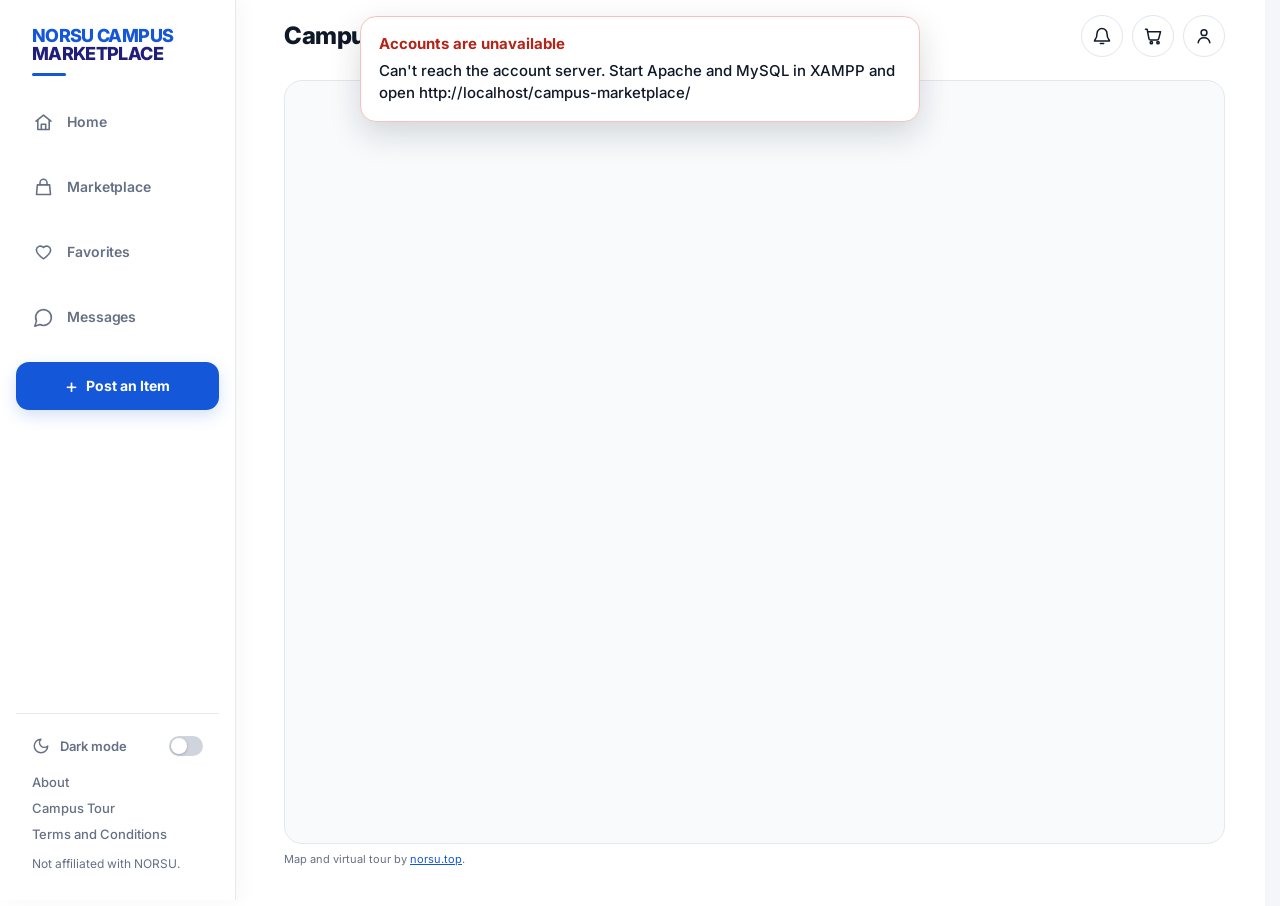
<file: map/map.html>
<!DOCTYPE html>
<html lang="en">
<head>
  <meta charset="UTF-8">
  <meta name="viewport" content="width=device-width, initial-scale=1.0, viewport-fit=cover">
  <script src="../js/theme.js?v=3"></script>
  <meta name="theme-color" content="#1457d9">
  <meta name="description" content="Interactive NORSU campus map and virtual tour.">
  <title>Campus Tour | NORSU Campus Marketplace</title>
  <link rel="preconnect" href="https://fonts.googleapis.com">
  <link rel="preconnect" href="https://fonts.gstatic.com" crossorigin>
  <link href="https://fonts.googleapis.com/css2?family=Inter:wght@400;500;600;700;800&display=swap" rel="stylesheet">
  <link rel="stylesheet" href="../css/info.css?v=6">
  <link rel="stylesheet" href="../css/nav.css?v=5">
  <link rel="stylesheet" href="../css/desktop.css?v=5">
  <link rel="stylesheet" href="../css/header.css?v=5">
  <link rel="stylesheet" href="../css/theme.css?v=5">
  <script src="../js/auth.js?v=5"></script>
  <script src="../js/header.js?v=5"></script>
  <script src="../js/info.js?v=4" defer></script>
</head>
<body>
  <main class="app">
    <header class="page-header">
      <h1>Campus Tour</h1>
      <div class="hdr-actions" data-header-actions>
          <button class="hdr-button" type="button" data-header="notifications" aria-label="Notifications" aria-haspopup="dialog" aria-expanded="false">
              <svg viewBox="0 0 24 24" aria-hidden="true"><path d="M18 9a6 6 0 0 0-12 0c0 7-3 7-3 9h18c0-2-3-2-3-9"></path><path d="M10 21h4"></path></svg>
              <span class="hdr-dot" hidden></span>
          </button>
          <button class="hdr-button" type="button" data-header="cart" aria-label="Cart">
              <svg viewBox="0 0 24 24" aria-hidden="true"><path d="M3 4h2l2.1 11.2a2 2 0 0 0 2 1.6h7.8a2 2 0 0 0 1.9-1.4L21 7H6"></path><circle cx="10" cy="20" r="1.4"></circle><circle cx="18" cy="20" r="1.4"></circle></svg>
              <span class="hdr-badge" hidden>0</span>
          </button>
          <button class="hdr-button" type="button" data-header="profile" aria-label="Profile" aria-haspopup="dialog" aria-expanded="false">
              <svg viewBox="0 0 24 24" aria-hidden="true"><circle cx="12" cy="8" r="3.5"></circle><path d="M5 20c.7-4 3.2-6 7-6s6.3 2 7 6"></path></svg>
          </button>
      </div>
    </header>

    <section class="content">
      <div class="map-frame" id="mapFrame">
        <iframe src="https://norsu.top/tours/" title="NORSU interactive campus map and virtual tour"
          allow="fullscreen; geolocation" scrolling="no"
          sandbox="allow-scripts allow-same-origin allow-forms"
          referrerpolicy="no-referrer-when-downgrade"></iframe>
      </div>

      <p class="map-credit">Map and virtual tour by <a href="https://norsu.top" target="_blank" rel="noopener">norsu.top</a>.</p>
    </section>

    <nav class="bottom-nav" aria-label="Primary navigation">
      <div class="nav-brand" aria-label="NORSU Campus Marketplace">
        <span class="nav-brand-campus">NORSU CAMPUS</span>
        <span class="nav-brand-marketplace">MARKETPLACE</span>
      </div>
      <button class="nav-item" data-nav="home" type="button"><svg viewBox="0 0 24 24" aria-hidden="true"><path d="M3.5 10.5 12 3.5l8.5 7"></path><path d="M5.5 9.5V20h13V9.5"></path><path d="M9.5 20v-6h5v6"></path></svg><span>Home</span></button>
      <button class="nav-item" data-nav="marketplace" type="button"><svg viewBox="0 0 24 24" aria-hidden="true"><path d="M5 9h14l1 11H4L5 9Z"></path><path d="M8 9V6.5a4 4 0 0 1 8 0V9"></path></svg><span>Marketplace</span></button>
      <button class="sell-button" data-nav="post" id="sellButton" type="button" aria-label="Post an item"><span class="sell-plus">+</span><span class="sell-label">Post an Item</span></button>
      <button class="nav-item" data-nav="favorites" type="button"><svg viewBox="0 0 24 24" aria-hidden="true"><path d="M20.2 8.7c0 5.1-8.2 10.5-8.2 10.5S3.8 13.8 3.8 8.7A4.8 4.8 0 0 1 12 6.2a4.8 4.8 0 0 1 8.2 2.5Z"></path></svg><span>Favorites</span></button>
      <button class="nav-item" data-nav="messages" type="button"><svg viewBox="0 0 24 24" aria-hidden="true"><path d="M7.9 20A9 9 0 1 0 4 16.1L2 22Z"></path></svg><span>Messages</span></button>
      <button class="nav-item" data-nav="profile" type="button"><svg viewBox="0 0 24 24" aria-hidden="true"><circle cx="12" cy="8" r="3.5"></circle><path d="M4.5 20.5c.8-4.3 3.3-6.8 7.5-6.8s6.7 2.5 7.5 6.8"></path></svg><span>Profile</span></button>
      <div class="nav-footer">
        <div class="nav-footer-links">
          <a href="../about/about.html">About</a><a href="../map/map.html">Campus Tour</a><a href="../terms/terms.html">Terms and Conditions</a>
        </div>
        <p class="nav-footer-note">Not affiliated with NORSU.</p>
      </div>
    </nav>
  </main>
</body>
</html>
</file>
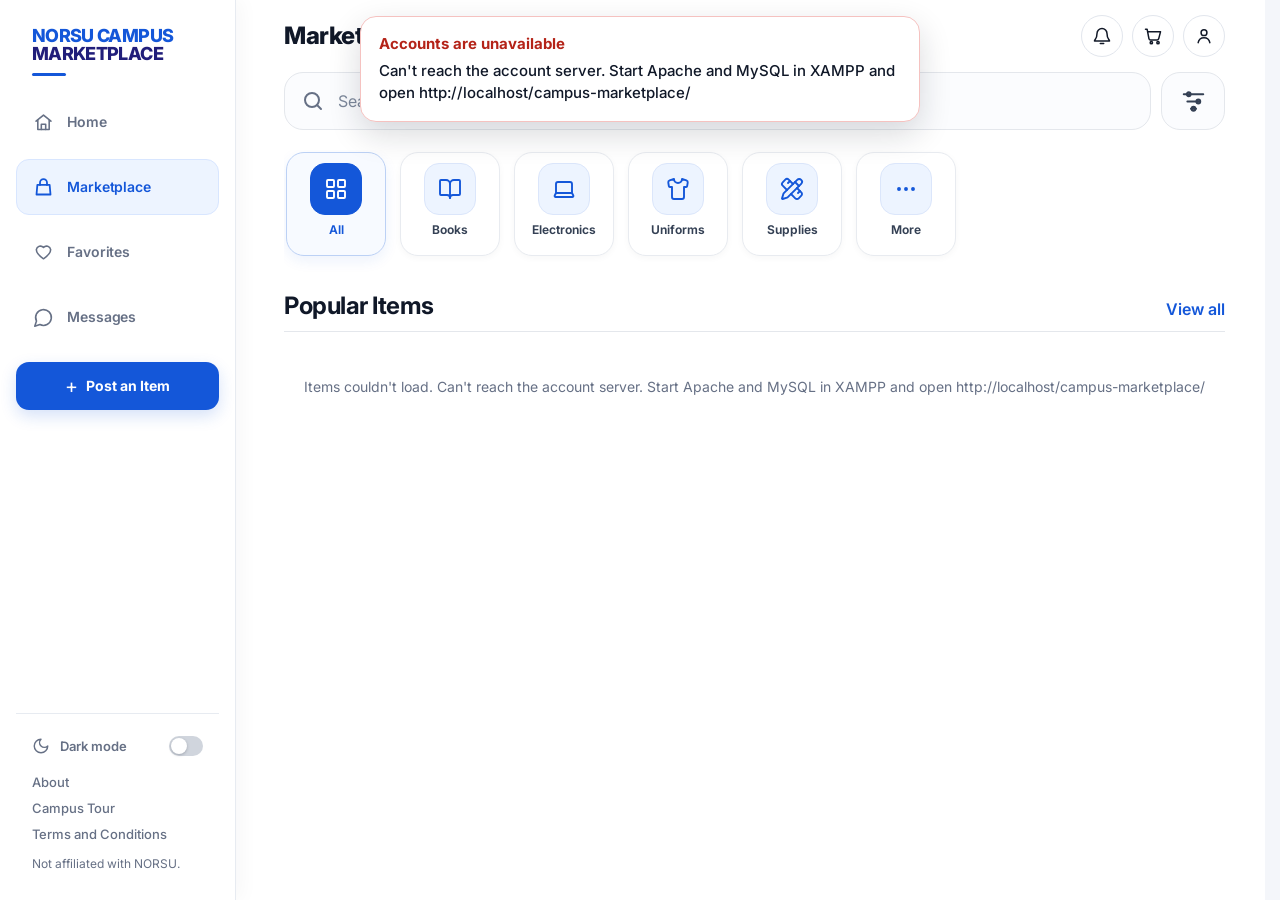
<file: marketplace/marketplace.html>
<!DOCTYPE html>
<html lang="en">
<head>
    <meta charset="UTF-8">
    <meta
        name="viewport"
        content="width=device-width, initial-scale=1.0, viewport-fit=cover"
    >
    <script src="../js/theme.js?v=3"></script>

    <title>Marketplace | NORSU Campus Marketplace</title>

    <link rel="preconnect" href="https://fonts.googleapis.com">
    <link rel="preconnect" href="https://fonts.gstatic.com" crossorigin>
    <link href="https://fonts.googleapis.com/css2?family=Inter:wght@400;500;600;700;800&display=swap" rel="stylesheet">
    <link rel="stylesheet" href="../css/marketplace.css?v=5">
    <script src="../js/auth.js?v=5"></script>
    <script src="../js/header.js?v=5"></script>
    <script src="../js/products.js?v=4"></script>
    <script src="../js/marketplace.js?v=5" defer></script>
    <link rel="stylesheet" href="../css/nav.css?v=5">
    <link rel="stylesheet" href="../css/desktop.css?v=5">
    <link rel="stylesheet" href="../css/header.css?v=5">
    <link rel="stylesheet" href="../css/theme.css?v=5">
</head>

<body>

    <div class="app">

        <!-- =========================
             TOP HEADER
        ========================== -->
        <header class="top-header">

            <h1 class="page-title">Marketplace</h1>

            <div class="hdr-actions" data-header-actions>
                <button class="hdr-button" type="button" data-header="notifications" aria-label="Notifications" aria-haspopup="dialog" aria-expanded="false">
                    <svg viewBox="0 0 24 24" aria-hidden="true"><path d="M18 9a6 6 0 0 0-12 0c0 7-3 7-3 9h18c0-2-3-2-3-9"></path><path d="M10 21h4"></path></svg>
                    <span class="hdr-dot" hidden></span>
                </button>
                <button class="hdr-button" id="cartButton" type="button" data-header="cart" data-cart="page" aria-label="Cart">
                    <svg viewBox="0 0 24 24" aria-hidden="true"><path d="M3 4h2l2.1 11.2a2 2 0 0 0 2 1.6h7.8a2 2 0 0 0 1.9-1.4L21 7H6"></path><circle cx="10" cy="20" r="1.4"></circle><circle cx="18" cy="20" r="1.4"></circle></svg>
                    <span class="hdr-badge" id="cartCount">0</span>
                </button>
                <button class="hdr-button" type="button" data-header="profile" aria-label="Profile" aria-haspopup="dialog" aria-expanded="false">
                    <svg viewBox="0 0 24 24" aria-hidden="true"><circle cx="12" cy="8" r="3.5"></circle><path d="M5 20c.7-4 3.2-6 7-6s6.3 2 7 6"></path></svg>
                </button>
            </div>

        </header>


        <!-- =========================
             SEARCH
        ========================== -->
        <section class="search-section">

            <div class="search-row">

                <div class="search-box">

                    <svg viewBox="0 0 24 24" aria-hidden="true">
                        <circle cx="11" cy="11" r="7"></circle>
                        <path d="m20 20-4-4"></path>
                    </svg>

                    <input
                        type="search"
                        id="searchInput"
                        placeholder="Search items..."
                        autocomplete="off"
                    >

                    <button
                        class="clear-search"
                        id="clearSearch"
                        type="button"
                        aria-label="Clear search"
                    >
                        ×
                    </button>

                </div>

                <button
                    class="filter-button"
                    id="filterButton"
                    type="button"
                    aria-label="Filters"
                >
                    <svg viewBox="0 0 24 24" aria-hidden="true">
                        <path d="M4 6h16M7 12h10M10 18h4"></path>
                        <circle cx="8" cy="6" r="1.5"></circle>
                        <circle cx="16" cy="12" r="1.5"></circle>
                        <circle cx="12" cy="18" r="1.5"></circle>
                    </svg>
                </button>

            </div>

        </section>


        <!-- =========================
             CATEGORY SCROLLER
        ========================== -->
        <section class="categories-section">

            <div class="category-list" id="categoryList">

                <button class="category-item active" data-category="All">
                    <span class="category-icon" aria-hidden="true"><svg viewBox="0 0 24 24" aria-hidden="true"><rect width="7" height="7" x="3" y="3" rx="1"/><rect width="7" height="7" x="14" y="3" rx="1"/><rect width="7" height="7" x="14" y="14" rx="1"/><rect width="7" height="7" x="3" y="14" rx="1"/></svg></span>
                    <span>All</span>
                </button>

                <button class="category-item" data-category="Books">
                    <span class="category-icon" aria-hidden="true"><svg viewBox="0 0 24 24" aria-hidden="true"><path d="M12 7v14"/><path d="M3 18a1 1 0 0 1-1-1V4a1 1 0 0 1 1-1h5a4 4 0 0 1 4 4 4 4 0 0 1 4-4h5a1 1 0 0 1 1 1v13a1 1 0 0 1-1 1h-6a3 3 0 0 0-3 3 3 3 0 0 0-3-3z"/></svg></span>
                    <span>Books</span>
                </button>

                <button class="category-item" data-category="Electronics">
                    <span class="category-icon" aria-hidden="true"><svg viewBox="0 0 24 24" aria-hidden="true"><path d="M20 16V7a2 2 0 0 0-2-2H6a2 2 0 0 0-2 2v9m16 0H4m16 0 1.28 2.55a1 1 0 0 1-.9 1.45H3.62a1 1 0 0 1-.9-1.45L4 16"/></svg></span>
                    <span>Electronics</span>
                </button>

                <button class="category-item" data-category="Uniforms">
                    <span class="category-icon" aria-hidden="true"><svg viewBox="0 0 24 24" aria-hidden="true"><path d="M20.38 3.46 16 2a4 4 0 0 1-8 0L3.62 3.46a2 2 0 0 0-1.34 2.23l.58 3.47a1 1 0 0 0 .99.84H6v10c0 1.1.9 2 2 2h8a2 2 0 0 0 2-2V10h2.15a1 1 0 0 0 .99-.84l.58-3.47a2 2 0 0 0-1.34-2.23z"/></svg></span>
                    <span>Uniforms</span>
                </button>

                <button class="category-item" data-category="Supplies">
                    <span class="category-icon" aria-hidden="true"><svg viewBox="0 0 24 24" aria-hidden="true"><path d="M13 7 8.7 2.7a2.41 2.41 0 0 0-3.4 0L2.7 5.3a2.41 2.41 0 0 0 0 3.4L7 13"/><path d="m8 6 2-2"/><path d="m18 16 2-2"/><path d="m17 11 4.3 4.3c.94.94.94 2.46 0 3.4l-2.6 2.6c-.94.94-2.46.94-3.4 0L11 17"/><path d="M21.174 6.812a1 1 0 0 0-3.986-3.987L3.842 16.174a2 2 0 0 0-.5.83l-1.321 4.352a.5.5 0 0 0 .623.622l4.353-1.32a2 2 0 0 0 .83-.497z"/><path d="m15 5 4 4"/></svg></span>
                    <span>Supplies</span>
                </button>

                <button class="category-item" data-category="More">
                    <span class="category-icon" aria-hidden="true"><svg viewBox="0 0 24 24" aria-hidden="true"><circle cx="12" cy="12" r="1"/><circle cx="19" cy="12" r="1"/><circle cx="5" cy="12" r="1"/></svg></span>
                    <span>More</span>
                </button>

            </div>

        </section>


        <!-- =========================
             POPULAR ITEMS
        ========================== -->
        <main class="marketplace-content">

            <div class="section-heading">

                <div>
                    <h2>Popular Items</h2>
                    <span id="resultsCount">6 items</span>
                </div>

                <button id="viewAllButton" type="button">
                    View all
                </button>

            </div>


            <!-- Product list -->
            <section
                class="product-list"
                id="productList"
                aria-live="polite"
            ></section>


            <!-- Empty state -->
            <section
                class="empty-state hidden"
                id="emptyState"
            >

                <div class="empty-icon">
                    <svg viewBox="0 0 24 24" aria-hidden="true">
                        <circle cx="11" cy="11" r="7"></circle>
                        <path d="m20 20-4-4"></path>
                    </svg>
                </div>

                <h3>No items found</h3>

                <p>
                    Try a different search or category.
                </p>

                <button
                    class="primary-button"
                    id="resetButton"
                    type="button"
                >
                    Clear filters
                </button>

            </section>

        </main>


        <!-- =========================
             BOTTOM NAVIGATION
        ========================== -->
        <nav class="bottom-nav" aria-label="Primary navigation">
      <div class="nav-brand" aria-label="NORSU Campus Marketplace">
        <span class="nav-brand-campus">NORSU CAMPUS</span>
        <span class="nav-brand-marketplace">MARKETPLACE</span>
      </div>
      <button class="nav-item" data-nav="home" data-page="home" type="button"><svg viewBox="0 0 24 24" aria-hidden="true"><path d="M3.5 10.5 12 3.5l8.5 7"></path><path d="M5.5 9.5V20h13V9.5"></path><path d="M9.5 20v-6h5v6"></path></svg><span>Home</span></button>
      <button class="nav-item active" data-nav="marketplace" data-page="marketplace" type="button"><svg viewBox="0 0 24 24" aria-hidden="true"><path d="M5 9h14l1 11H4L5 9Z"></path><path d="M8 9V6.5a4 4 0 0 1 8 0V9"></path></svg><span>Marketplace</span></button>
      <button class="sell-button" data-nav="post" id="sellButton" type="button" aria-label="Post an item"><span class="sell-plus">+</span><span class="sell-label">Post an Item</span></button>
      <button class="nav-item" data-nav="favorites" data-page="favorites" type="button"><svg viewBox="0 0 24 24" aria-hidden="true"><path d="M20.2 8.7c0 5.1-8.2 10.5-8.2 10.5S3.8 13.8 3.8 8.7A4.8 4.8 0 0 1 12 6.2a4.8 4.8 0 0 1 8.2 2.5Z"></path></svg><span>Favorites</span></button>
      <button class="nav-item" data-nav="messages" data-page="messages" type="button"><svg viewBox="0 0 24 24" aria-hidden="true"><path d="M7.9 20A9 9 0 1 0 4 16.1L2 22Z"></path></svg><span>Messages</span></button>
      <button class="nav-item" data-nav="profile" data-page="profile" type="button"><svg viewBox="0 0 24 24" aria-hidden="true"><circle cx="12" cy="8" r="3.5"></circle><path d="M4.5 20.5c.8-4.3 3.3-6.8 7.5-6.8s6.7 2.5 7.5 6.8"></path></svg><span>Profile</span></button>
      <div class="nav-footer">
        <div class="nav-footer-links">
          <a href="../about/about.html">About</a><a href="../map/map.html">Campus Tour</a><a href="../terms/terms.html">Terms and Conditions</a>
        </div>
        <p class="nav-footer-note">Not affiliated with NORSU.</p>
      </div>
    </nav>


        <!-- =========================
             FILTER MODAL
        ========================== -->
        <div class="overlay hidden" id="filterOverlay">

            <div
                class="bottom-sheet"
                role="dialog"
                aria-modal="true"
                aria-labelledby="filterTitle"
            >

                <div class="sheet-handle"></div>

                <div class="sheet-header">
                    <h2 id="filterTitle">Filter & Sort</h2>

                    <button
                        id="closeFilter"
                        type="button"
                        aria-label="Close filters"
                    >
                        ×
                    </button>
                </div>


                <div class="filter-group">

                    <label>Condition</label>

                    <div class="filter-options">

                        <button
                            class="filter-chip active"
                            data-condition="All"
                            type="button"
                        >
                            All
                        </button>

                        <button
                            class="filter-chip"
                            data-condition="New"
                            type="button"
                        >
                            New
                        </button>

                        <button
                            class="filter-chip"
                            data-condition="Used"
                            type="button"
                        >
                            Used
                        </button>

                    </div>

                </div>


                <div class="filter-group">

                    <label for="sortSelect">
                        Sort by
                    </label>

                    <select id="sortSelect">
                        <option value="popular">Most viewed</option>
                        <option value="price-low">Price: Low to High</option>
                        <option value="price-high">Price: High to Low</option>
                        <option value="newest">Newest</option>
                    </select>

                </div>


                <div class="sheet-actions">

                    <button
                        class="secondary-button"
                        id="clearFilters"
                        type="button"
                    >
                        Reset
                    </button>

                    <button
                        class="primary-button"
                        id="applyFilters"
                        type="button"
                    >
                        Apply filters
                    </button>

                </div>

            </div>

        </div>


        <!-- =========================
             PRODUCT DETAILS MODAL
        ========================== -->
        <div class="overlay hidden" id="productOverlay">

            <div
                class="product-modal"
                role="dialog"
                aria-modal="true"
            >

                <button
                    class="modal-close"
                    id="closeProduct"
                    type="button"
                    aria-label="Close"
                >
                    ×
                </button>

                <div id="productDetails"></div>

            </div>

        </div>


        <!-- =========================
             CART DRAWER
        ========================== -->
        <div class="overlay hidden" id="cartOverlay">

            <div class="cart-sheet">

                <div class="sheet-handle"></div>

                <div class="sheet-header">

                    <h2>Your Cart</h2>

                    <button
                        id="closeCart"
                        type="button"
                        aria-label="Close cart"
                    >
                        ×
                    </button>

                </div>

                <div id="cartContent"></div>

            </div>

        </div>


        <!-- =========================
             TOAST
        ========================== -->
        <div
            class="toast"
            id="toast"
            role="status"
            aria-live="polite"
        ></div>


    </div>

</body>
</html>
</file>
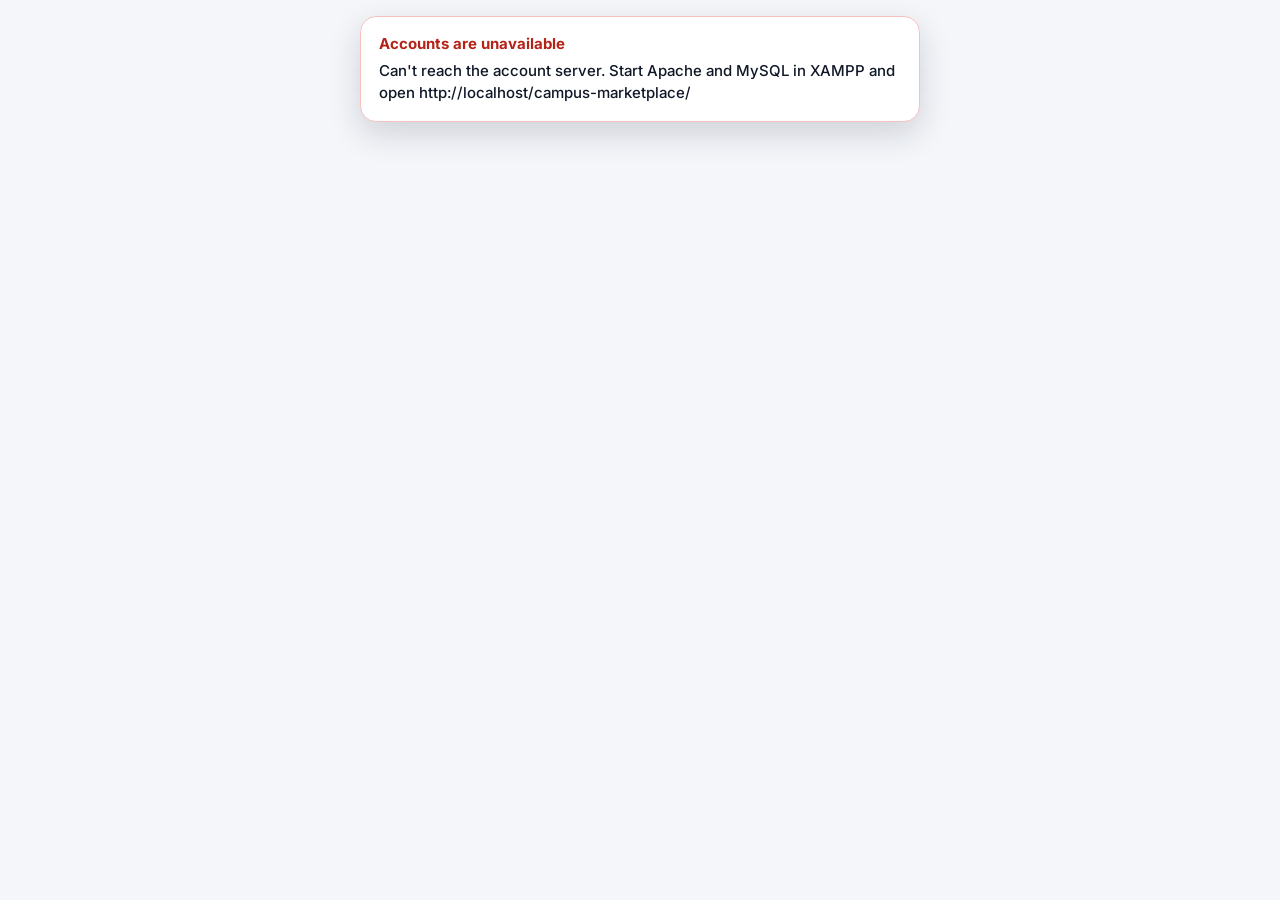
<file: messages/messages.html>
<!DOCTYPE html>
<html lang="en">
<head>
  <meta charset="UTF-8">
  <meta name="viewport" content="width=device-width, initial-scale=1.0, viewport-fit=cover">
  <script src="../js/theme.js?v=3"></script>
  <meta name="theme-color" content="#1457d9">
  <title>Messages | NORSU Campus Marketplace</title>
  <link rel="preconnect" href="https://fonts.googleapis.com">
  <link rel="preconnect" href="https://fonts.gstatic.com" crossorigin>
  <link href="https://fonts.googleapis.com/css2?family=Inter:wght@400;500;600;700;800&display=swap" rel="stylesheet">
  <link rel="stylesheet" href="../css/messages.css?v=5">
  <link rel="stylesheet" href="../css/nav.css?v=5">
  <link rel="stylesheet" href="../css/desktop.css?v=5">
  <link rel="stylesheet" href="../css/header.css?v=5">
  <link rel="stylesheet" href="../css/theme.css?v=5">
  <script src="../js/auth.js?v=5" data-auth="required" data-auth-reason="messages"></script>
  <script src="../js/header.js?v=5"></script>
  <script src="../js/products.js?v=4"></script>
  <script src="../js/messages.js?v=4" defer></script>
</head>
<body>
  <main class="app">
    <header class="page-header">
      <h1>Messages</h1>
      <div class="hdr-actions" data-header-actions>
          <button class="hdr-button" type="button" data-header="notifications" aria-label="Notifications" aria-haspopup="dialog" aria-expanded="false">
              <svg viewBox="0 0 24 24" aria-hidden="true"><path d="M18 9a6 6 0 0 0-12 0c0 7-3 7-3 9h18c0-2-3-2-3-9"></path><path d="M10 21h4"></path></svg>
              <span class="hdr-dot" hidden></span>
          </button>
          <button class="hdr-button" type="button" data-header="cart" aria-label="Cart">
              <svg viewBox="0 0 24 24" aria-hidden="true"><path d="M3 4h2l2.1 11.2a2 2 0 0 0 2 1.6h7.8a2 2 0 0 0 1.9-1.4L21 7H6"></path><circle cx="10" cy="20" r="1.4"></circle><circle cx="18" cy="20" r="1.4"></circle></svg>
              <span class="hdr-badge" hidden>0</span>
          </button>
          <button class="hdr-button" type="button" data-header="profile" aria-label="Profile" aria-haspopup="dialog" aria-expanded="false">
              <svg viewBox="0 0 24 24" aria-hidden="true"><circle cx="12" cy="8" r="3.5"></circle><path d="M5 20c.7-4 3.2-6 7-6s6.3 2 7 6"></path></svg>
          </button>
      </div>
    </header>

    <section class="content">
      <div class="messages-layout" id="messagesLayout">

        <!-- Conversations -->
        <aside class="conversation-panel" aria-label="Conversations">
          <div class="search-box">
            <svg viewBox="0 0 24 24" aria-hidden="true"><circle cx="11" cy="11" r="7"></circle><path d="m20 20-4-4"></path></svg>
            <input id="conversationSearch" type="search" placeholder="Search conversations..." autocomplete="off">
          </div>

          <div class="conversation-list" id="conversationList" aria-live="polite"></div>

          <div class="empty-state hidden" id="conversationEmpty">
            <div class="empty-icon">
              <svg viewBox="0 0 24 24" aria-hidden="true"><path d="M7.9 20A9 9 0 1 0 4 16.1L2 22Z"></path></svg>
            </div>
            <h2>No messages yet</h2>
            <p>Open any item in the Marketplace and press <strong>Message</strong> to talk to the seller.</p>
            <button class="primary-button" id="browseButton" type="button">Browse Marketplace</button>
          </div>
        </aside>

        <!-- One conversation -->
        <section class="thread-panel" id="threadPanel" aria-label="Conversation">
          <div class="thread-placeholder" id="threadPlaceholder">
            <div class="empty-icon">
              <svg viewBox="0 0 24 24" aria-hidden="true"><path d="M7.9 20A9 9 0 1 0 4 16.1L2 22Z"></path></svg>
            </div>
            <h2>Your messages</h2>
            <p>Choose a conversation to read and reply.</p>
          </div>

          <div class="thread hidden" id="thread">
            <header class="thread-header">
              <button class="icon-button thread-back" id="threadBack" type="button" aria-label="Back to conversations">
                <svg viewBox="0 0 24 24" aria-hidden="true"><path d="M15 5 8 12l7 7"></path></svg>
              </button>
              <div class="avatar" id="threadAvatar">?</div>
              <div class="thread-title">
                <strong id="threadName">Seller</strong>
                <span id="threadCampus">Campus seller</span>
              </div>
              <div class="thread-options">
                <button class="icon-button thread-more" id="threadMore" type="button" aria-label="Chat options" aria-haspopup="menu" aria-expanded="false" aria-controls="threadMenu">
                  <svg viewBox="0 0 24 24" aria-hidden="true"><circle cx="5" cy="12" r="1.7"></circle><circle cx="12" cy="12" r="1.7"></circle><circle cx="19" cy="12" r="1.7"></circle></svg>
                </button>
                <div class="thread-menu hidden" id="threadMenu" role="menu">
                  <button class="thread-menu-item danger" id="deleteChat" type="button" role="menuitem">
                    <svg viewBox="0 0 24 24" aria-hidden="true"><path d="M4 7h16"></path><path d="M10 11v6"></path><path d="M14 11v6"></path><path d="M6 7l1 13h10l1-13"></path><path d="M9 7V4h6v3"></path></svg>
                    Delete chat
                  </button>
                </div>
              </div>
            </header>

            <div class="message-list" id="messageList" aria-live="polite"></div>

            <form class="composer" id="composer" autocomplete="off">
              <div class="item-chip hidden" id="itemChip"></div>
              <div class="composer-row">
                <textarea id="messageInput" rows="1" maxlength="1000" placeholder="Write a message..." aria-label="Message"></textarea>
                <button class="send-button" id="sendButton" type="submit" aria-label="Send message">
                  <svg viewBox="0 0 24 24" aria-hidden="true"><path d="m22 2-7 20-4-9-9-4Z"></path><path d="M22 2 11 13"></path></svg>
                </button>
              </div>
            </form>
          </div>
        </section>

      </div>
    </section>

    <nav class="bottom-nav" aria-label="Primary navigation">
      <div class="nav-brand" aria-label="NORSU Campus Marketplace">
        <span class="nav-brand-campus">NORSU CAMPUS</span>
        <span class="nav-brand-marketplace">MARKETPLACE</span>
      </div>
      <button class="nav-item" data-nav="home" data-page="home" type="button"><svg viewBox="0 0 24 24" aria-hidden="true"><path d="M3.5 10.5 12 3.5l8.5 7"></path><path d="M5.5 9.5V20h13V9.5"></path><path d="M9.5 20v-6h5v6"></path></svg><span>Home</span></button>
      <button class="nav-item" data-nav="marketplace" data-page="marketplace" type="button"><svg viewBox="0 0 24 24" aria-hidden="true"><path d="M5 9h14l1 11H4L5 9Z"></path><path d="M8 9V6.5a4 4 0 0 1 8 0V9"></path></svg><span>Marketplace</span></button>
      <button class="sell-button" data-nav="post" id="sellButton" type="button" aria-label="Post an item"><span class="sell-plus">+</span><span class="sell-label">Post an Item</span></button>
      <button class="nav-item" data-nav="favorites" data-page="favorites" type="button"><svg viewBox="0 0 24 24" aria-hidden="true"><path d="M20.2 8.7c0 5.1-8.2 10.5-8.2 10.5S3.8 13.8 3.8 8.7A4.8 4.8 0 0 1 12 6.2a4.8 4.8 0 0 1 8.2 2.5Z"></path></svg><span>Favorites</span></button>
      <button class="nav-item active" data-nav="messages" data-page="messages" type="button" aria-current="page"><svg viewBox="0 0 24 24" aria-hidden="true"><path d="M7.9 20A9 9 0 1 0 4 16.1L2 22Z"></path></svg><span>Messages</span></button>
      <button class="nav-item" data-nav="profile" data-page="profile" type="button"><svg viewBox="0 0 24 24" aria-hidden="true"><circle cx="12" cy="8" r="3.5"></circle><path d="M4.5 20.5c.8-4.3 3.3-6.8 7.5-6.8s6.7 2.5 7.5 6.8"></path></svg><span>Profile</span></button>
      <div class="nav-footer">
        <div class="nav-footer-links">
          <a href="../about/about.html">About</a><a href="../map/map.html">Campus Tour</a><a href="../terms/terms.html">Terms and Conditions</a>
        </div>
        <p class="nav-footer-note">Not affiliated with NORSU.</p>
      </div>
    </nav>

    <!-- Delete chat: asks first -->
    <div class="confirm-backdrop hidden" id="deleteDialog">
      <div class="confirm-box" role="alertdialog" aria-modal="true" aria-labelledby="deleteTitle" aria-describedby="deleteText">
        <h2 id="deleteTitle">Delete this chat?</h2>
        <p id="deleteText">This conversation will be removed from your messages.</p>
        <div class="confirm-actions">
          <button class="confirm-button" id="deleteCancel" type="button">Cancel</button>
          <button class="confirm-button danger" id="deleteConfirm" type="button">Delete</button>
        </div>
      </div>
    </div>

    <div class="toast" id="toast" role="status" aria-live="polite"></div>
  </main>
</body>
</html>
</file>
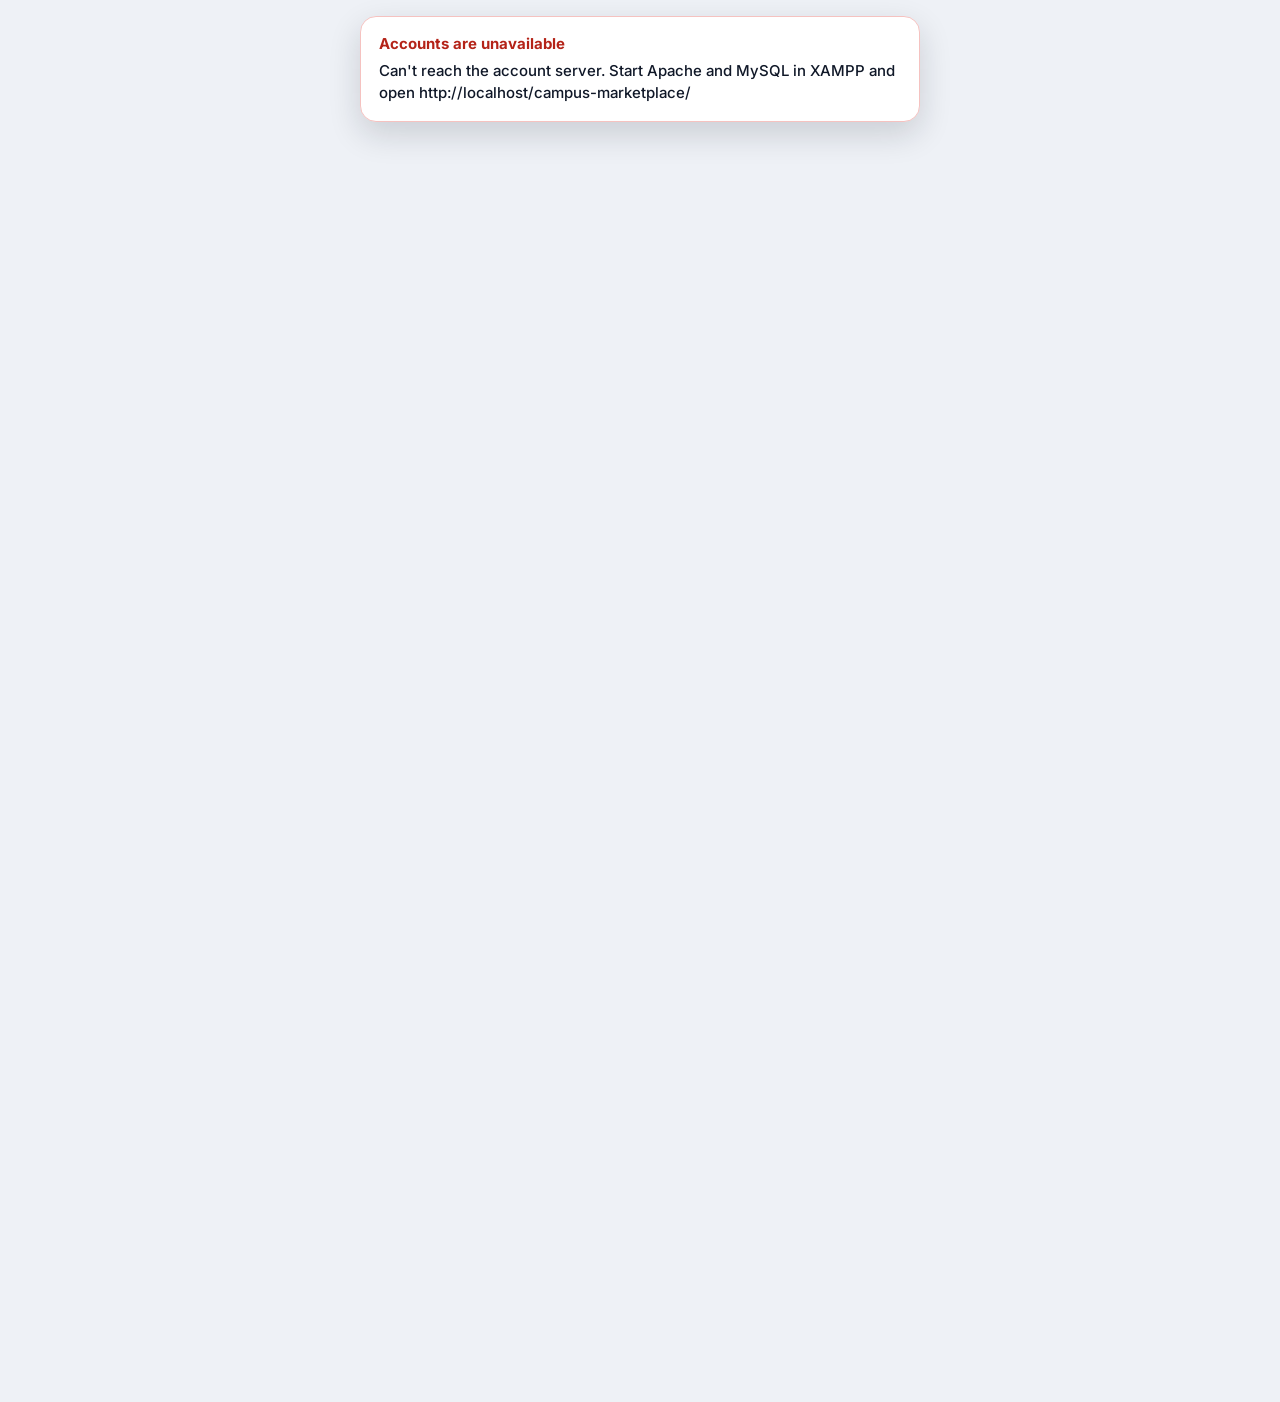
<file: post-item/post-item.html>
<!DOCTYPE html>
<html lang="en">
<head>
  <meta charset="UTF-8">
  <meta name="viewport" content="width=device-width, initial-scale=1.0, viewport-fit=cover">
  <script src="../js/theme.js?v=3"></script>
  <meta name="theme-color" content="#1457d9">
  <title>Post Item | NORSU Campus Marketplace</title>
  <link rel="preconnect" href="https://fonts.googleapis.com">
  <link rel="preconnect" href="https://fonts.gstatic.com" crossorigin>
  <link href="https://fonts.googleapis.com/css2?family=Inter:wght@400;500;600;700;800&display=swap" rel="stylesheet">
  <link rel="stylesheet" href="../css/post-item.css?v=6">
  <link rel="stylesheet" href="../css/nav.css?v=5">
  <link rel="stylesheet" href="../css/desktop.css?v=5">
  <link rel="stylesheet" href="../css/theme.css?v=5">
  <script src="../js/auth.js?v=5" data-auth="required" data-auth-reason="post"></script>
  <script src="../js/products.js?v=4"></script>
  <script src="../js/category-icons.js?v=1"></script>
  <script src="../js/post-item.js?v=7" defer></script>
</head>
<body>
  <main class="app post-app">
    <header class="post-header">
      <h1>Post Item</h1>
      <button class="preview-link" id="previewTop" type="button">Preview</button>
    </header>

    <section class="stepper" aria-label="Post item progress">
      <button class="step active" data-step="1" type="button" aria-current="step"><span class="step-dot"><b>1</b><svg viewBox="0 0 24 24" aria-hidden="true"><path d="M20 6 9 17l-5-5"></path></svg></span><strong>Item Details</strong><span class="sr-only step-state">, current step</span></button>
      <div class="step-line" aria-hidden="true"></div>
      <button class="step" data-step="2" type="button"><span class="step-dot"><b>2</b><svg viewBox="0 0 24 24" aria-hidden="true"><path d="M20 6 9 17l-5-5"></path></svg></span><strong>Photos</strong><span class="sr-only step-state"></span></button>
      <div class="step-line" aria-hidden="true"></div>
      <button class="step" data-step="3" type="button"><span class="step-dot"><b>3</b><svg viewBox="0 0 24 24" aria-hidden="true"><path d="M20 6 9 17l-5-5"></path></svg></span><strong>Additional Info</strong><span class="sr-only step-state"></span></button>
      <div class="step-line" aria-hidden="true"></div>
      <button class="step" data-step="4" type="button"><span class="step-dot"><b>4</b><svg viewBox="0 0 24 24" aria-hidden="true"><path d="M20 6 9 17l-5-5"></path></svg></span><strong>Review</strong><span class="sr-only step-state"></span></button>
    </section>

    <form id="postForm" novalidate autocomplete="off">
      <section class="form-step active" data-panel="1">
        <div class="section-heading"><h2>Photos</h2></div>
        <div class="photo-strip" id="photoStrip">
          <button class="photo-slot add-photo-slot" type="button" data-slot="0" aria-label="Add photo">
            <span class="camera-icon"><svg viewBox="0 0 24 24" aria-hidden="true"><path d="M4 8.5h3l1.5-2h7L17 8.5h3v10H4v-10Z"></path><circle cx="12" cy="13.5" r="3.2"></circle></svg></span>
            <span class="add-photo-text">Add Photo</span><span class="photo-plus">+</span>
          </button>
          <button class="photo-slot empty-photo" type="button" data-slot="1" aria-label="Add photo"><span>+</span></button>
          <button class="photo-slot empty-photo" type="button" data-slot="2" aria-label="Add photo"><span>+</span></button>
          <button class="photo-slot empty-photo" type="button" data-slot="3" aria-label="Add photo"><span>+</span></button>
          <button class="photo-slot empty-photo" type="button" data-slot="4" aria-label="Add photo"><span>+</span></button>
        </div>
        <p class="helper">Add up to 5 photos. Your first photo will be the cover.</p>
        <input id="photoInput" type="file" accept="image/*" multiple hidden>

        <div class="field-grid two">
          <label class="field full">
            <span>Item Name</span>
            <input id="itemName" name="itemName" type="text" maxlength="80" placeholder="e.g. Calculus Textbook" required>
          </label>
          <div class="field">
            <span id="categoryLabel">Category</span>
            <div class="select-menu" id="categoryMenu">
              <button class="select-trigger is-placeholder" id="categoryTrigger" type="button" aria-haspopup="listbox" aria-expanded="false" aria-controls="categoryOptions" aria-labelledby="categoryLabel categoryValue">
                <span class="select-icon" id="categoryIcon" aria-hidden="true"><svg viewBox="0 0 24 24"><rect width="7" height="7" x="3" y="3" rx="1"></rect><rect width="7" height="7" x="14" y="3" rx="1"></rect><rect width="7" height="7" x="14" y="14" rx="1"></rect><rect width="7" height="7" x="3" y="14" rx="1"></rect></svg></span>
                <span class="select-value" id="categoryValue">Select category</span>
                <svg class="select-chevron" viewBox="0 0 24 24" aria-hidden="true"><path d="m6 9 6 6 6-6"></path></svg>
              </button>
              <ul class="select-options hidden" id="categoryOptions" role="listbox" aria-labelledby="categoryLabel" tabindex="-1">
                <li class="select-option" id="category-books" role="option" data-value="Books" aria-selected="false"><span class="select-icon" aria-hidden="true"><svg viewBox="0 0 24 24"><path d="M12 7v14"></path><path d="M3 18a1 1 0 0 1-1-1V4a1 1 0 0 1 1-1h5a4 4 0 0 1 4 4 4 4 0 0 1 4-4h5a1 1 0 0 1 1 1v13a1 1 0 0 1-1 1h-6a3 3 0 0 0-3 3 3 3 0 0 0-3-3z"></path></svg></span><span>Books</span></li>
                <li class="select-option" id="category-electronics" role="option" data-value="Electronics" aria-selected="false"><span class="select-icon" aria-hidden="true"><svg viewBox="0 0 24 24"><path d="M20 16V7a2 2 0 0 0-2-2H6a2 2 0 0 0-2 2v9m16 0H4m16 0 1.28 2.55a1 1 0 0 1-.9 1.45H3.62a1 1 0 0 1-.9-1.45L4 16"></path></svg></span><span>Electronics</span></li>
                <li class="select-option" id="category-uniforms" role="option" data-value="Uniforms" aria-selected="false"><span class="select-icon" aria-hidden="true"><svg viewBox="0 0 24 24"><path d="M20.38 3.46 16 2a4 4 0 0 1-8 0L3.62 3.46a2 2 0 0 0-1.34 2.23l.58 3.47a1 1 0 0 0 .99.84H6v10c0 1.1.9 2 2 2h8a2 2 0 0 0 2-2V10h2.15a1 1 0 0 0 .99-.84l.58-3.47a2 2 0 0 0-1.34-2.23z"></path></svg></span><span>Uniforms</span></li>
                <li class="select-option" id="category-supplies" role="option" data-value="Supplies" aria-selected="false"><span class="select-icon" aria-hidden="true"><svg viewBox="0 0 24 24"><path d="M13 7 8.7 2.7a2.41 2.41 0 0 0-3.4 0L2.7 5.3a2.41 2.41 0 0 0 0 3.4L7 13"></path><path d="m8 6 2-2"></path><path d="m18 16 2-2"></path><path d="m17 11 4.3 4.3c.94.94.94 2.46 0 3.4l-2.6 2.6c-.94.94-2.46.94-3.4 0L11 17"></path><path d="M21.174 6.812a1 1 0 0 0-3.986-3.987L3.842 16.174a2 2 0 0 0-.5.83l-1.321 4.352a.5.5 0 0 0 .623.622l4.353-1.32a2 2 0 0 0 .83-.497z"></path><path d="m15 5 4 4"></path></svg></span><span>Supplies</span></li>
                <li class="select-option" id="category-calculators" role="option" data-value="Calculators" aria-selected="false"><span class="select-icon" aria-hidden="true"><svg viewBox="0 0 24 24"><rect width="16" height="20" x="4" y="2" rx="2"></rect><path d="M8 6h8"></path><path d="M16 14v4"></path><path d="M16 10h.01"></path><path d="M12 10h.01"></path><path d="M8 10h.01"></path><path d="M12 14h.01"></path><path d="M8 14h.01"></path><path d="M12 18h.01"></path><path d="M8 18h.01"></path></svg></span><span>Calculators</span></li>
                <li class="select-option" id="category-sports" role="option" data-value="Sports" aria-selected="false"><span class="select-icon" aria-hidden="true"><svg viewBox="0 0 24 24"><path d="M14.4 14.4 9.6 9.6"></path><path d="M18.657 21.485a2 2 0 1 1-2.829-2.828l-1.767 1.768a2 2 0 1 1-2.829-2.829l6.364-6.364a2 2 0 1 1 2.829 2.829l-1.768 1.767a2 2 0 1 1 2.828 2.829z"></path><path d="m21.5 21.5-1.4-1.4"></path><path d="M3.9 3.9 2.5 2.5"></path><path d="M6.404 12.768a2 2 0 1 1-2.829-2.829l1.768-1.767a2 2 0 1 1-2.828-2.829l2.828-2.828a2 2 0 1 1 2.829 2.828l1.767-1.768a2 2 0 1 1 2.829 2.829z"></path></svg></span><span>Sports</span></li>
                <li class="select-option" id="category-furniture" role="option" data-value="Furniture" aria-selected="false"><span class="select-icon" aria-hidden="true"><svg viewBox="0 0 24 24"><path d="M19 9V6a2 2 0 0 0-2-2H7a2 2 0 0 0-2 2v3"></path><path d="M3 16a2 2 0 0 0 2 2h14a2 2 0 0 0 2-2v-5a2 2 0 0 0-4 0v1.5a.5.5 0 0 1-.5.5h-9a.5.5 0 0 1-.5-.5V11a2 2 0 0 0-4 0z"></path><path d="M5 18v2"></path><path d="M19 18v2"></path></svg></span><span>Furniture</span></li>
                <li class="select-option" id="category-accessories" role="option" data-value="Accessories" aria-selected="false"><span class="select-icon" aria-hidden="true"><svg viewBox="0 0 24 24"><path d="M3 14h3a2 2 0 0 1 2 2v3a2 2 0 0 1-2 2H5a2 2 0 0 1-2-2v-7a9 9 0 0 1 18 0v7a2 2 0 0 1-2 2h-1a2 2 0 0 1-2-2v-3a2 2 0 0 1 2-2h3"></path></svg></span><span>Accessories</span></li>
                <li class="select-option" id="category-others" role="option" data-value="Others" aria-selected="false"><span class="select-icon" aria-hidden="true"><svg viewBox="0 0 24 24"><circle cx="12" cy="12" r="1"></circle><circle cx="19" cy="12" r="1"></circle><circle cx="5" cy="12" r="1"></circle></svg></span><span>Others</span></li>
              </ul>
              <input id="category" name="category" type="hidden" value="">
            </div>
          </div>
          <label class="field">
            <span>Condition</span>
            <select id="condition" name="condition" required>
              <option value="New">New</option>
              <option value="Like New">Like New</option>
              <option value="Used - Good" selected>Used - Good</option>
              <option value="Used - Fair">Used - Fair</option>
            </select>
          </label>
          <label class="field full">
            <span>Price</span>
            <div class="input-prefix"><span>₱</span><input id="price" name="price" type="number" min="0" max="999999.99" step="0.01" inputmode="decimal" placeholder="0.00" required></div>
          </label>
          <label class="field full">
            <span>Location</span>
            <select id="location" name="location" required>
              <option>Near Student Center</option>
              <option>Near Library</option>
              <option>Near Engineering</option>
              <option>Near Gate 2</option>
              <option>Near Gate 3</option>
              <option>Other campus location</option>
            </select>
          </label>
          <label class="field full">
            <span>Description <em id="descriptionCount">0/500</em></span>
            <textarea id="description" name="description" maxlength="500" rows="5" placeholder="Describe your item..."></textarea>
          </label>
        </div>

        <fieldset class="delivery-choice">
          <legend>Delivery / Meeting Option</legend>
          <div class="choice-grid">
            <button class="choice-card selected" type="button" data-fulfillment="meetup" aria-pressed="true">
              <span class="choice-icon"><svg viewBox="0 0 24 24" aria-hidden="true"><circle cx="9" cy="9" r="2.7"></circle><circle cx="16.5" cy="9.5" r="2.2"></circle><path d="M3.5 19c.5-3.2 2.4-5 5.5-5s5 1.8 5.5 5M13 19c.4-2.5 2-4 4.5-4 2 0 3.3 1.2 3.7 4"></path></svg></span>
              <span class="choice-copy"><strong>Meet in Person</strong><small>Meet at a safe campus location</small></span><span class="choice-check" aria-hidden="true"><svg viewBox="0 0 24 24"><path d="M20 6 9 17l-5-5"></path></svg></span>
            </button>
            <button class="choice-card" type="button" data-fulfillment="delivery" aria-pressed="false">
              <span class="choice-icon"><svg viewBox="0 0 24 24" aria-hidden="true"><path d="M3 6h11v10H3zM14 10h4l3 3v3h-7z"></path><circle cx="7" cy="18" r="2"></circle><circle cx="18" cy="18" r="2"></circle></svg></span>
              <span class="choice-copy"><strong>Delivery</strong><small>Ship or deliver to buyer</small></span><span class="choice-check" aria-hidden="true"><svg viewBox="0 0 24 24"><path d="M20 6 9 17l-5-5"></path></svg></span>
            </button>
          </div>
        </fieldset>
      </section>

      <section class="form-step" data-panel="2">
        <div class="section-heading"><h2>Add Photos</h2><p>Clear photos help buyers understand the item's condition.</p></div>
        <div class="photo-manager" id="photoManager"></div>
        <div class="upload-box" id="uploadBox">
          <svg viewBox="0 0 24 24" aria-hidden="true"><path d="M12 16V5M8 9l4-4 4 4M5 15v3h14v-3"></path></svg>
          <strong>Add more photos</strong><span>PNG, JPG or WEBP · up to 5 images</span>
          <button type="button" class="outline-button" id="addMorePhotos">Choose Photos</button>
        </div>
        <div class="photo-tips"><strong>Photo tips</strong><span>Use good lighting, show the full item, and include close-ups of any wear or damage.</span></div>
      </section>

      <section class="form-step" data-panel="3">
        <div class="section-heading"><h2>Additional Info</h2><p>Set the handoff details buyers will see with your listing.</p></div>
        <div class="info-card selected-info" id="fulfillmentSummary"></div>

        <div id="deliveryFields" class="detail-group hidden">
          <h3>Delivery Details</h3>
          <div class="field-grid two">
            <label class="field"><span>Delivery Area</span><select id="deliveryArea"><option>Within campus</option><option>Campus + nearby area</option><option>Seller-defined area</option></select></label>
            <label class="field"><span>Delivery Fee</span><div class="input-prefix"><span>₱</span><input id="deliveryFee" type="number" min="0" max="999999.99" step="0.01" inputmode="decimal" value="0"></div></label>
            <label class="field full"><span>Who pays the delivery fee?</span><select id="deliveryPayer"><option value="buyer">Buyer pays</option><option value="seller">Seller pays</option><option value="included">Included in item price</option></select></label>
            <label class="field full"><span>Delivery Notes</span><textarea id="deliveryNotes" maxlength="300" rows="4" placeholder="e.g. Delivery available after 4 PM on weekdays."></textarea></label>
          </div>
        </div>

        <div id="meetupFields" class="detail-group">
          <h3>Meet-up Details</h3>
          <div class="field-grid two">
            <label class="field full"><span>Preferred meeting location</span><select id="meetupLocation"><option>Near Student Center</option><option>Near Library</option><option>Near Engineering</option><option>Near Main Gate</option></select></label>
            <label class="field"><span>Availability</span><select id="meetupAvailability"><option>Weekdays · 8 AM–5 PM</option><option>Weekdays · After 4 PM</option><option>Flexible</option></select></label>
            <label class="field"><span>Safety preference</span><select id="meetupSafety"><option>Public campus location</option><option>Campus security area</option></select></label>
          </div>
        </div>

        <div class="info-card"><span class="info-icon" aria-hidden="true"><svg viewBox="0 0 24 24"><circle cx="12" cy="12" r="9"></circle><path d="M12 16v-4"></path><path d="M12 8h.01"></path></svg></span><div><strong>Privacy reminder</strong><p>Do not include your home address, personal phone number, passwords, or other sensitive information in your listing.</p></div></div>
      </section>

      <section class="form-step" data-panel="4">
        <div class="section-heading"><h2>Review Listing</h2><p>Check the details before publishing your item.</p></div>
        <div class="review-card">
          <div class="review-cover" id="reviewCover"></div>
          <div class="review-main"><h3 id="reviewName">—</h3><div class="review-price" id="reviewPrice">₱0</div><div class="review-meta" id="reviewMeta">—</div><p id="reviewDescription">No description.</p></div>
        </div>
        <div class="review-grid" id="reviewDetails"></div>
        <div class="publish-note"><svg viewBox="0 0 24 24" aria-hidden="true"><path d="M12 3 20 6v5c0 5-3.2 8.4-8 10-4.8-1.6-8-5-8-10V6l8-3Z"></path><path d="m9 12 2 2 4-4"></path></svg><span>Once published, every student can see your item in the Marketplace and message you about it.</span></div>
      </section>

      <div class="form-actions">
        <button class="secondary-button hidden" id="backStep" type="button">Back</button>
        <button class="primary-button" id="nextStep" type="button">Next: Add Photos</button>
      </div>
    </form>

    <div class="success-overlay hidden" id="successOverlay" role="dialog" aria-modal="true" aria-labelledby="successTitle">
      <div class="success-card">
        <div class="success-icon" aria-hidden="true"><svg viewBox="0 0 24 24"><path d="M20 6 9 17l-5-5"></path></svg></div><h2 id="successTitle">Item Posted!</h2><p id="successText">Your listing has been saved. Buyers can now find it in the Marketplace.</p>
        <div class="success-actions"><button class="primary-button" id="viewMarketplace" type="button">View Marketplace</button><button class="secondary-button" id="postAnother" type="button">Post Another Item</button></div>
      </div>
    </div>

    <nav class="bottom-nav" aria-label="Primary navigation">
      <div class="nav-brand" aria-label="NORSU Campus Marketplace"><span class="nav-brand-campus">NORSU CAMPUS</span><span class="nav-brand-marketplace">MARKETPLACE</span></div>
      <button class="nav-item" data-nav="home" data-page="home" type="button"><svg viewBox="0 0 24 24" aria-hidden="true"><path d="M3.5 10.5 12 3.5l8.5 7"></path><path d="M5.5 9.5V20h13V9.5"></path><path d="M9.5 20v-6h5v6"></path></svg><span>Home</span></button>
      <button class="nav-item" data-nav="marketplace" data-page="marketplace" type="button"><svg viewBox="0 0 24 24" aria-hidden="true"><path d="M5 9h14l1 11H4L5 9Z"></path><path d="M8 9V6.5a4 4 0 0 1 8 0V9"></path></svg><span>Marketplace</span></button>
      <button class="sell-button active" data-nav="post" id="sellButton" type="button" aria-label="Post an item"><span class="sell-plus">+</span><span class="sell-label">Post an Item</span></button>
      <button class="nav-item" data-nav="favorites" data-page="favorites" type="button"><svg viewBox="0 0 24 24" aria-hidden="true"><path d="M20.2 8.7c0 5.1-8.2 10.5-8.2 10.5S3.8 13.8 3.8 8.7A4.8 4.8 0 0 1 12 6.2a4.8 4.8 0 0 1 8.2 2.5Z"></path></svg><span>Favorites</span></button>
      <button class="nav-item" data-nav="messages" data-page="messages" type="button"><svg viewBox="0 0 24 24" aria-hidden="true"><path d="M7.9 20A9 9 0 1 0 4 16.1L2 22Z"></path></svg><span>Messages</span></button>
      <button class="nav-item" data-nav="profile" data-page="profile" type="button"><svg viewBox="0 0 24 24" aria-hidden="true"><circle cx="12" cy="8" r="3.5"></circle><path d="M4.5 20.5c.8-4.3 3.3-6.8 7.5-6.8s6.7 2.5 7.5 6.8"></path></svg><span>Profile</span></button>
      <div class="nav-footer">
        <div class="nav-footer-links">
          <a href="../about/about.html">About</a><a href="../map/map.html">Campus Tour</a><a href="../terms/terms.html">Terms and Conditions</a>
        </div>
        <p class="nav-footer-note">Not affiliated with NORSU.</p>
      </div>
    </nav>
  </main>
</body>
</html>
</file>
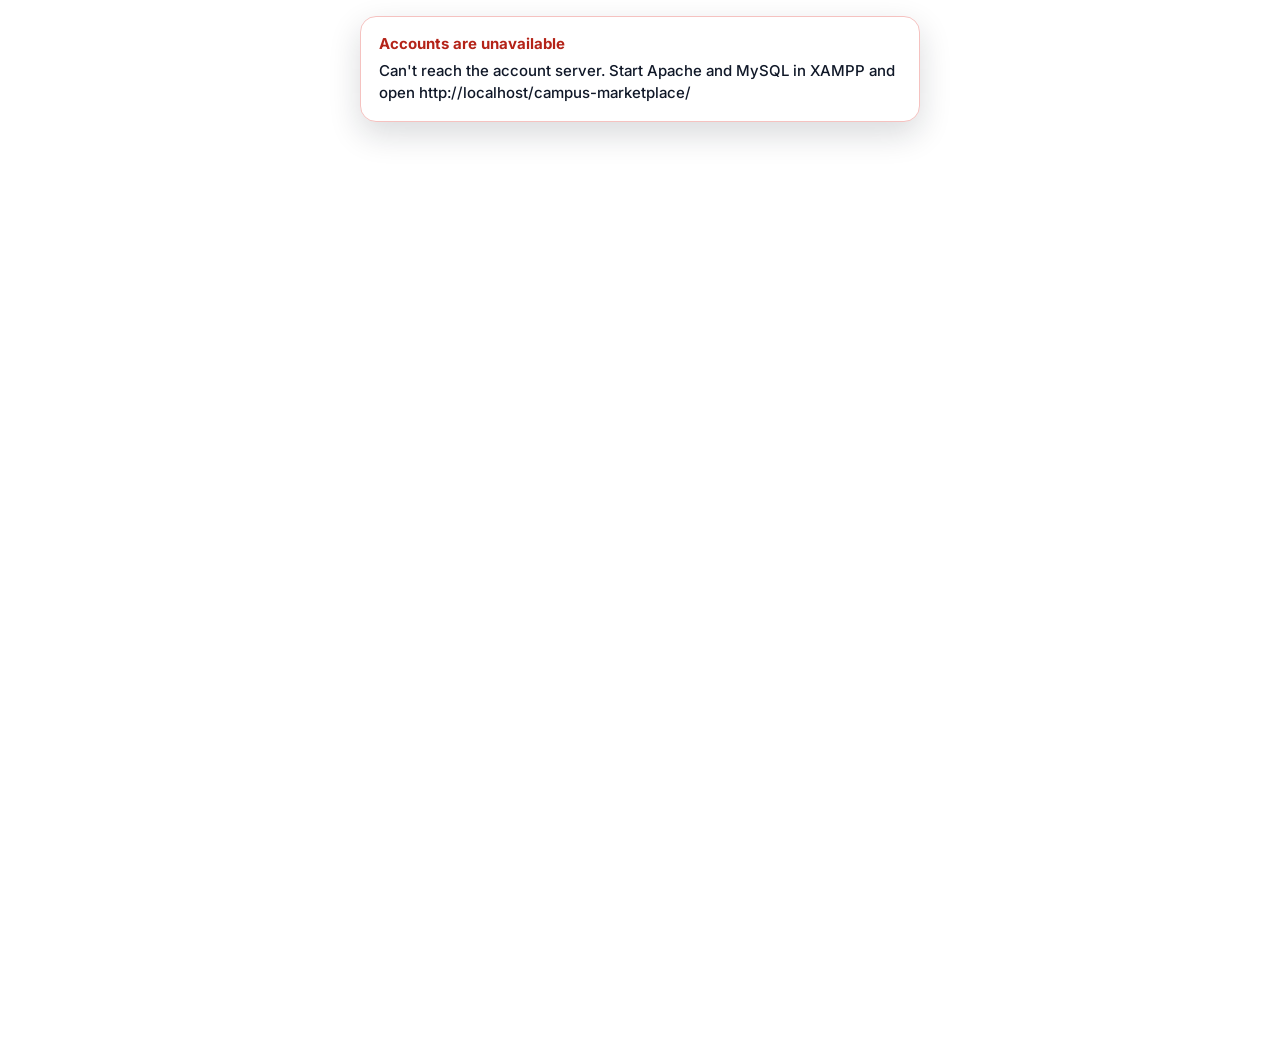
<file: profile/profile.html>
<!DOCTYPE html>
<html lang="en">
<head>
  <meta charset="UTF-8">
  <meta name="viewport" content="width=device-width, initial-scale=1.0, viewport-fit=cover">
  <script src="../js/theme.js?v=3"></script>
  <meta name="theme-color" content="#ffffff">
  <title>Profile | NORSU Campus Marketplace</title>

  <link rel="preconnect" href="https://fonts.googleapis.com">
  <link rel="preconnect" href="https://fonts.gstatic.com" crossorigin>
  <link href="https://fonts.googleapis.com/css2?family=Inter:wght@400;500;600;700;800&display=swap" rel="stylesheet">

  <link rel="stylesheet" href="../css/nav.css?v=5">
  <link rel="stylesheet" href="../css/profile.css?v=5">
  <link rel="stylesheet" href="../css/desktop.css?v=5">
  <link rel="stylesheet" href="../css/header.css?v=5">
  <link rel="stylesheet" href="../css/theme.css?v=5">
  <script src="../js/auth.js?v=5" data-auth="required" data-auth-reason="profile"></script>
  <script src="../js/header.js?v=5"></script>
  <script src="../js/products.js?v=4"></script>
  <script src="../js/profile.js?v=4" defer></script>
</head>
<body>
  <main class="profile-page">
    <header class="profile-header">
      <h1>Profile</h1>

      <div class="hdr-actions" data-header-actions>
          <button class="hdr-button" type="button" data-header="notifications" aria-label="Notifications" aria-haspopup="dialog" aria-expanded="false">
              <svg viewBox="0 0 24 24" aria-hidden="true"><path d="M18 9a6 6 0 0 0-12 0c0 7-3 7-3 9h18c0-2-3-2-3-9"></path><path d="M10 21h4"></path></svg>
              <span class="hdr-dot" hidden></span>
          </button>
          <button class="hdr-button" type="button" data-header="cart" aria-label="Cart">
              <svg viewBox="0 0 24 24" aria-hidden="true"><path d="M3 4h2l2.1 11.2a2 2 0 0 0 2 1.6h7.8a2 2 0 0 0 1.9-1.4L21 7H6"></path><circle cx="10" cy="20" r="1.4"></circle><circle cx="18" cy="20" r="1.4"></circle></svg>
              <span class="hdr-badge" hidden>0</span>
          </button>
          <button class="hdr-button" type="button" data-header="profile" aria-label="Profile" aria-haspopup="dialog" aria-expanded="false">
              <svg viewBox="0 0 24 24" aria-hidden="true"><circle cx="12" cy="8" r="3.5"></circle><path d="M5 20c.7-4 3.2-6 7-6s6.3 2 7 6"></path></svg>
          </button>
      </div>
    </header>

    <section class="profile-content">
      <!-- Profile identity -->
      <section class="identity-layout">
        <article class="identity-card">
          <div class="avatar-area">
            <div class="avatar" id="avatar" aria-label="Profile photo or initials">CS</div>
            <button class="camera-button" id="avatarButton" type="button" aria-label="Change profile photo" title="Change profile photo">
              <svg viewBox="0 0 24 24" aria-hidden="true">
                <path d="M4 8.5h3l1.4-2h7.2l1.4 2h3v10H4v-10Z"></path>
                <circle cx="12" cy="13.5" r="3.1"></circle>
              </svg>
            </button>
            <input id="avatarInput" type="file" accept="image/*" hidden>
          </div>

          <div class="identity-details">
            <div class="name-line">
              <h2 id="profileName">Campus Student</h2>
              <span class="verified-pill">
                <svg viewBox="0 0 24 24" aria-hidden="true">
                  <path d="M12 3.5 19 6v5.2c0 4.2-2.7 7.8-7 9.3-4.3-1.5-7-5.1-7-9.3V6l7-2.5Z"></path>
                  <path d="m8.5 12 2.2 2.2 4.8-5"></path>
                </svg>
                Verified Student
              </span>
            </div>

            <p class="profile-email" id="profileEmail">student@campus.edu</p>

            <div class="identity-meta">
              <span>
                <svg viewBox="0 0 24 24" aria-hidden="true"><path d="M20 10c0 5-8 11-8 11S4 15 4 10a8 8 0 1 1 16 0Z"></path><circle cx="12" cy="10" r="2.5"></circle></svg>
                <span id="profileLocation">Campus</span>
              </span>
              <span class="meta-dot">•</span>
              <span>
                <svg viewBox="0 0 24 24" aria-hidden="true"><rect x="4" y="5" width="16" height="15" rx="2"></rect><path d="M8 3v4M16 3v4M4 9h16"></path></svg>
                Joined <span id="joinDate">May 2024</span>
              </span>
            </div>
          </div>

          <button class="edit-profile-button" id="editProfileButton" type="button">
            <svg viewBox="0 0 24 24" aria-hidden="true"><path d="m14 6 4 4M4 20l3.5-.7L18.5 8.3a2.8 2.8 0 0 0-4-4L3.5 15.3 4 20Z"></path></svg>
            Edit Profile
          </button>
        </article>

        <article class="verification-card">
          <div class="verification-icon">
            <svg viewBox="0 0 24 24" aria-hidden="true">
              <path d="M12 3.5 19 6v5.2c0 4.2-2.7 7.8-7 9.3-4.3-1.5-7-5.1-7-9.3V6l7-2.5Z"></path>
              <path d="m8.5 12 2.2 2.2 4.8-5"></path>
            </svg>
          </div>
          <div class="verification-copy">
            <h3>Student Verification</h3>
            <p>Your account is verified. You can buy and sell within the campus community.</p>
          </div>
          <button class="view-id-button" id="viewId" type="button">View ID</button>
        </article>
      </section>

      <!-- Activity -->
      <section class="profile-section">
        <div class="section-title-row">
          <h2>My Activity</h2>
          <span>Marketplace activity</span>
        </div>

        <div class="activity-card">
          <button class="activity-item blue" data-action="bought" type="button">
            <span class="activity-icon">
              <svg viewBox="0 0 24 24" aria-hidden="true"><path d="M5 9h14l1 11H4L5 9Z"></path><path d="M8 9V6.5a4 4 0 0 1 8 0V9"></path></svg>
            </span>
            <strong id="boughtCount">0</strong>
            <span>Items Bought</span>
          </button>

          <button class="activity-item green" data-action="sold" type="button">
            <span class="activity-icon">
              <svg viewBox="0 0 24 24" aria-hidden="true"><path d="m4 12 8-8h7a1 1 0 0 1 1 1v7l-8 8-8-8Z"></path><circle cx="15.5" cy="8.5" r="1.2"></circle></svg>
            </span>
            <strong id="soldCount">0</strong>
            <span>Items Sold</span>
          </button>

          <button class="activity-item red" data-action="favorites" type="button">
            <span class="activity-icon">
              <svg viewBox="0 0 24 24" aria-hidden="true"><path d="M20.2 8.7c0 5.1-8.2 10.5-8.2 10.5S3.8 13.8 3.8 8.7A4.8 4.8 0 0 1 12 6.2a4.8 4.8 0 0 1 8.2 2.5Z"></path></svg>
            </span>
            <strong id="favoriteCount">0</strong>
            <span>Favorites</span>
          </button>

          <button class="activity-item orange" data-action="messages" type="button">
            <span class="activity-icon">
              <svg viewBox="0 0 24 24" aria-hidden="true"><path d="M20 11.2c0 4.2-3.6 7.2-8 7.2-1.1 0-2.1-.2-3-.5L5 20l1.1-3.2C4.8 15.6 4 13.5 4 11.2 4 7 7.6 4 12 4s8 3 8 7.2Z"></path></svg>
            </span>
            <strong id="messageCount">0</strong>
            <span>Messages</span>
          </button>
        </div>
      </section>

      <!-- Tools -->
      <section class="profile-section tools-grid">
        <div>
          <div class="section-title-row simple"><h2>Selling Tools</h2></div>
          <div class="menu-card">
            <button class="menu-row" data-action="listings" type="button">
              <span class="menu-icon green"><svg viewBox="0 0 24 24" aria-hidden="true"><path d="M12 5v14M5 12h14"></path><circle cx="12" cy="12" r="8.5"></circle></svg></span>
              <span class="menu-copy"><strong>My Listings</strong><small>Manage your posted items</small></span>
              <svg class="chevron" viewBox="0 0 24 24" aria-hidden="true"><path d="m9 5 7 7-7 7"></path></svg>
            </button>
            <button class="menu-row" data-action="sold" type="button">
              <span class="menu-icon orange"><svg viewBox="0 0 24 24" aria-hidden="true"><path d="m12 3 8 4.5v9L12 21l-8-4.5v-9L12 3Z"></path><path d="m4 7.5 8 4.5 8-4.5M12 12v9"></path></svg></span>
              <span class="menu-copy"><strong>Sold Items</strong><small>View your sold items</small></span>
              <svg class="chevron" viewBox="0 0 24 24" aria-hidden="true"><path d="m9 5 7 7-7 7"></path></svg>
            </button>
            <button class="menu-row" data-action="analytics" type="button">
              <span class="menu-icon purple"><svg viewBox="0 0 24 24" aria-hidden="true"><path d="M5 19V11M12 19V6M19 19V3"></path><path d="M3 19h18"></path></svg></span>
              <span class="menu-copy"><strong>Sales Analytics</strong><small>Track your selling performance</small></span>
              <svg class="chevron" viewBox="0 0 24 24" aria-hidden="true"><path d="m9 5 7 7-7 7"></path></svg>
            </button>
          </div>
        </div>

        <div>
          <div class="section-title-row simple"><h2>Account</h2></div>
          <div class="menu-card">
            <button class="menu-row" data-action="personal" type="button">
              <span class="menu-icon blue"><svg viewBox="0 0 24 24" aria-hidden="true"><circle cx="12" cy="8" r="3.4"></circle><path d="M4.5 20.5c.8-4.3 3.3-6.8 7.5-6.8s6.7 2.5 7.5 6.8"></path></svg></span>
              <span class="menu-copy"><strong>Personal Information</strong><small>Edit your personal details</small></span>
              <svg class="chevron" viewBox="0 0 24 24" aria-hidden="true"><path d="m9 5 7 7-7 7"></path></svg>
            </button>
            <button class="menu-row" data-action="verification" type="button">
              <span class="menu-icon green"><svg viewBox="0 0 24 24" aria-hidden="true"><path d="M12 3.5 19 6v5.2c0 4.2-2.7 7.8-7 9.3-4.3-1.5-7-5.1-7-9.3V6l7-2.5Z"></path><path d="m8.5 12 2.2 2.2 4.8-5"></path></svg></span>
              <span class="menu-copy"><strong>Verification</strong><small>Manage your student verification</small></span>
              <svg class="chevron" viewBox="0 0 24 24" aria-hidden="true"><path d="m9 5 7 7-7 7"></path></svg>
            </button>
            <button class="menu-row" data-action="security" type="button">
              <span class="menu-icon purple"><svg viewBox="0 0 24 24" aria-hidden="true"><rect x="5" y="10" width="14" height="10" rx="2"></rect><path d="M8 10V7a4 4 0 0 1 8 0v3"></path></svg></span>
              <span class="menu-copy"><strong>Security</strong><small>Change password and security settings</small></span>
              <svg class="chevron" viewBox="0 0 24 24" aria-hidden="true"><path d="m9 5 7 7-7 7"></path></svg>
            </button>
            <button class="menu-row" data-action="notifications" type="button">
              <span class="menu-icon gray"><svg viewBox="0 0 24 24" aria-hidden="true"><path d="M18 10a6 6 0 0 0-12 0c0 6-2.5 6-2.5 8h15c0-2-2.5-2-2.5-8Z"></path><path d="M10 21h4"></path></svg></span>
              <span class="menu-copy"><strong>Notifications</strong><small>Manage your notification preferences</small></span>
              <svg class="chevron" viewBox="0 0 24 24" aria-hidden="true"><path d="m9 5 7 7-7 7"></path></svg>
            </button>
          </div>
        </div>
      </section>

      <button class="signout-button" id="signOut" type="button">
        <svg viewBox="0 0 24 24" aria-hidden="true"><path d="M10 17l5-5-5-5M15 12H3"></path><path d="M13 4h6a2 2 0 0 1 2 2v12a2 2 0 0 1-2 2h-6"></path></svg>
        Sign Out
      </button>
    </section>

    <!-- Shared responsive navigation: every icon is functional on this page. -->
    <nav class="bottom-nav" aria-label="Primary navigation">
      <div class="nav-brand" aria-label="NORSU Campus Marketplace">
        <span class="nav-brand-campus">NORSU CAMPUS</span>
        <span class="nav-brand-marketplace">MARKETPLACE</span>
      </div>

      <button class="nav-item" data-nav="home" type="button" aria-label="Go to Home">
        <svg viewBox="0 0 24 24" aria-hidden="true"><path d="M3.5 10.5 12 3.5l8.5 7"></path><path d="M5.5 9.5V20h13V9.5"></path><path d="M9.5 20v-6h5v6"></path></svg>
        <span>Home</span>
      </button>

      <button class="nav-item" data-nav="marketplace" type="button" aria-label="Go to Marketplace">
        <svg viewBox="0 0 24 24" aria-hidden="true"><path d="M5 9h14l1 11H4L5 9Z"></path><path d="M8 9V6.5a4 4 0 0 1 8 0V9"></path></svg>
        <span>Marketplace</span>
      </button>

      <button class="sell-button" data-nav="post" id="sellButton" type="button" aria-label="Post an Item" title="Post an Item">
        <span class="sell-plus">+</span><span class="sell-label">Post an Item</span>
      </button>

      <button class="nav-item" data-nav="favorites" type="button" aria-label="Go to Favorites">
        <svg viewBox="0 0 24 24" aria-hidden="true"><path d="M20.2 8.7c0 5.1-8.2 10.5-8.2 10.5S3.8 13.8 3.8 8.7A4.8 4.8 0 0 1 12 6.2a4.8 4.8 0 0 1 8.2 2.5Z"></path></svg>
        <span>Favorites</span>
      </button>
      <button class="nav-item" data-nav="messages" data-page="messages" type="button"><svg viewBox="0 0 24 24" aria-hidden="true"><path d="M7.9 20A9 9 0 1 0 4 16.1L2 22Z"></path></svg><span>Messages</span></button>

      <button class="nav-item active" data-nav="profile" type="button" aria-current="page" aria-label="Current page: Profile">
        <svg viewBox="0 0 24 24" aria-hidden="true"><circle cx="12" cy="8" r="3.5"></circle><path d="M4.5 20.5c.8-4.3 3.3-6.8 7.5-6.8s6.7 2.5 7.5 6.8"></path></svg>
        <span>Profile</span>
      </button>
      <div class="nav-footer">
        <div class="nav-footer-links">
          <a href="../about/about.html">About</a><a href="../map/map.html">Campus Tour</a><a href="../terms/terms.html">Terms and Conditions</a>
        </div>
        <p class="nav-footer-note">Not affiliated with NORSU.</p>
      </div>
    </nav>

    <div class="toast" id="toast" role="status" aria-live="polite"></div>

    <div class="modal-backdrop" id="modalBackdrop" hidden>
      <section class="modal" role="dialog" aria-modal="true" aria-labelledby="modalTitle">
        <button class="modal-close" id="modalClose" type="button" aria-label="Close dialog">×</button>
        <div class="modal-icon" id="modalIcon">✓</div>
        <p class="modal-kicker" id="modalKicker">NORSU CAMPUS MARKETPLACE</p>
        <h2 id="modalTitle">Profile</h2>
        <div class="modal-body" id="modalBody"></div>
        <div class="modal-actions" id="modalActions"></div>
      </section>
    </div>
  </main>
</body>
</html>
</file>
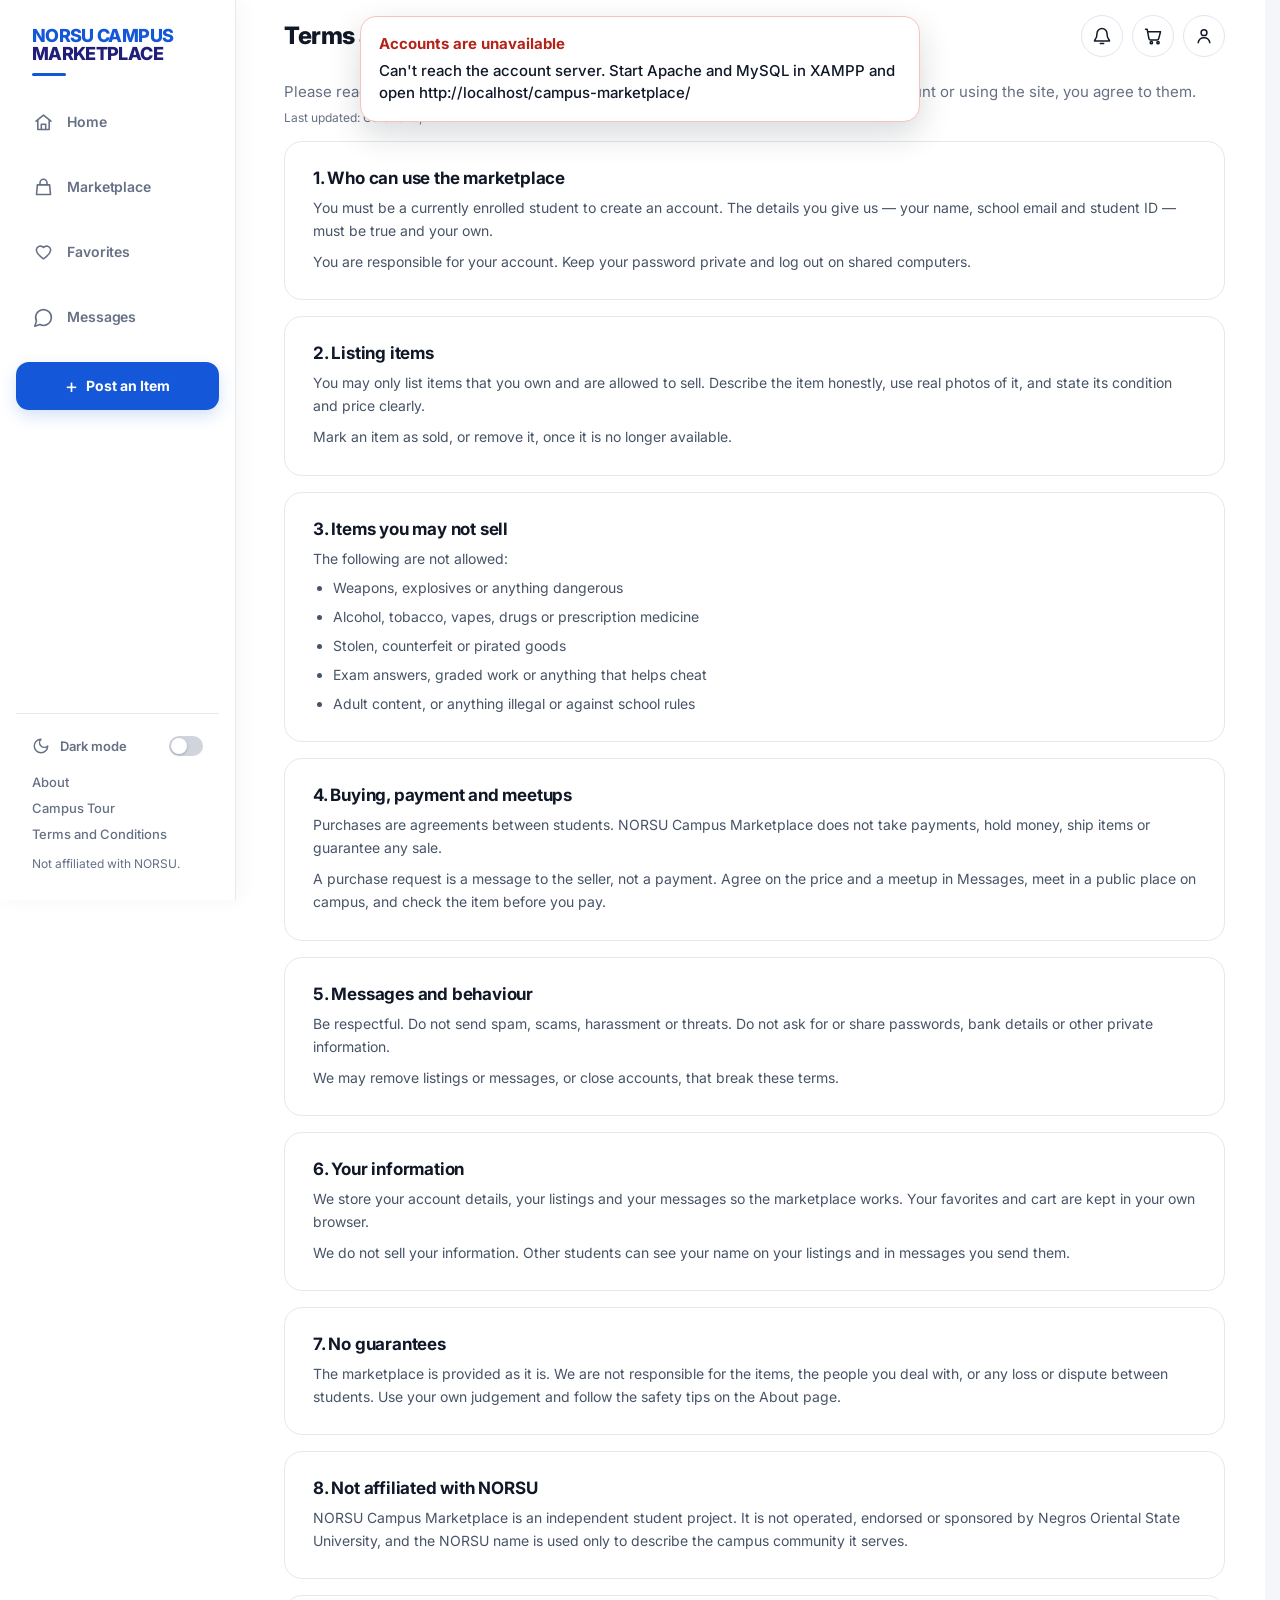
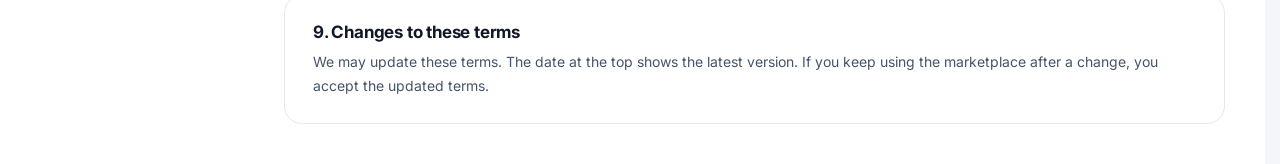
<file: terms/terms.html>
<!DOCTYPE html>
<html lang="en">
<head>
  <meta charset="UTF-8">
  <meta name="viewport" content="width=device-width, initial-scale=1.0, viewport-fit=cover">
  <script src="../js/theme.js?v=3"></script>
  <meta name="theme-color" content="#1457d9">
  <meta name="description" content="Terms and Conditions of NORSU Campus Marketplace.">
  <title>Terms and Conditions | NORSU Campus Marketplace</title>
  <link rel="preconnect" href="https://fonts.googleapis.com">
  <link rel="preconnect" href="https://fonts.gstatic.com" crossorigin>
  <link href="https://fonts.googleapis.com/css2?family=Inter:wght@400;500;600;700;800&display=swap" rel="stylesheet">
  <link rel="stylesheet" href="../css/info.css?v=6">
  <link rel="stylesheet" href="../css/nav.css?v=5">
  <link rel="stylesheet" href="../css/desktop.css?v=5">
  <link rel="stylesheet" href="../css/header.css?v=5">
  <link rel="stylesheet" href="../css/theme.css?v=5">
  <script src="../js/auth.js?v=5"></script>
  <script src="../js/header.js?v=5"></script>
  <script src="../js/info.js?v=4" defer></script>
</head>
<body>
  <main class="app">
    <header class="page-header">
      <h1>Terms and Conditions</h1>
      <div class="hdr-actions" data-header-actions>
          <button class="hdr-button" type="button" data-header="notifications" aria-label="Notifications" aria-haspopup="dialog" aria-expanded="false">
              <svg viewBox="0 0 24 24" aria-hidden="true"><path d="M18 9a6 6 0 0 0-12 0c0 7-3 7-3 9h18c0-2-3-2-3-9"></path><path d="M10 21h4"></path></svg>
              <span class="hdr-dot" hidden></span>
          </button>
          <button class="hdr-button" type="button" data-header="cart" aria-label="Cart">
              <svg viewBox="0 0 24 24" aria-hidden="true"><path d="M3 4h2l2.1 11.2a2 2 0 0 0 2 1.6h7.8a2 2 0 0 0 1.9-1.4L21 7H6"></path><circle cx="10" cy="20" r="1.4"></circle><circle cx="18" cy="20" r="1.4"></circle></svg>
              <span class="hdr-badge" hidden>0</span>
          </button>
          <button class="hdr-button" type="button" data-header="profile" aria-label="Profile" aria-haspopup="dialog" aria-expanded="false">
              <svg viewBox="0 0 24 24" aria-hidden="true"><circle cx="12" cy="8" r="3.5"></circle><path d="M5 20c.7-4 3.2-6 7-6s6.3 2 7 6"></path></svg>
          </button>
      </div>
    </header>

    <section class="content">
      <p class="info-lead">Please read these terms before using NORSU Campus Marketplace. By creating an account or using the site, you agree to them.</p>
      <p class="info-updated">Last updated: October 8, 2026</p>

      <div class="info-card">
        <h2>1. Who can use the marketplace</h2>
        <p>You must be a currently enrolled student to create an account. The details you give us — your name, school email and student ID — must be true and your own.</p>
        <p>You are responsible for your account. Keep your password private and log out on shared computers.</p>
      </div>

      <div class="info-card">
        <h2>2. Listing items</h2>
        <p>You may only list items that you own and are allowed to sell. Describe the item honestly, use real photos of it, and state its condition and price clearly.</p>
        <p>Mark an item as sold, or remove it, once it is no longer available.</p>
      </div>

      <div class="info-card">
        <h2>3. Items you may not sell</h2>
        <p>The following are not allowed:</p>
        <ul>
          <li>Weapons, explosives or anything dangerous</li>
          <li>Alcohol, tobacco, vapes, drugs or prescription medicine</li>
          <li>Stolen, counterfeit or pirated goods</li>
          <li>Exam answers, graded work or anything that helps cheat</li>
          <li>Adult content, or anything illegal or against school rules</li>
        </ul>
      </div>

      <div class="info-card">
        <h2>4. Buying, payment and meetups</h2>
        <p>Purchases are agreements between students. NORSU Campus Marketplace does not take payments, hold money, ship items or guarantee any sale.</p>
        <p>A purchase request is a message to the seller, not a payment. Agree on the price and a meetup in Messages, meet in a public place on campus, and check the item before you pay.</p>
      </div>

      <div class="info-card">
        <h2>5. Messages and behaviour</h2>
        <p>Be respectful. Do not send spam, scams, harassment or threats. Do not ask for or share passwords, bank details or other private information.</p>
        <p>We may remove listings or messages, or close accounts, that break these terms.</p>
      </div>

      <div class="info-card">
        <h2>6. Your information</h2>
        <p>We store your account details, your listings and your messages so the marketplace works. Your favorites and cart are kept in your own browser.</p>
        <p>We do not sell your information. Other students can see your name on your listings and in messages you send them.</p>
      </div>

      <div class="info-card">
        <h2>7. No guarantees</h2>
        <p>The marketplace is provided as it is. We are not responsible for the items, the people you deal with, or any loss or dispute between students. Use your own judgement and follow the safety tips on the About page.</p>
      </div>

      <div class="info-card">
        <h2>8. Not affiliated with NORSU</h2>
        <p>NORSU Campus Marketplace is an independent student project. It is not operated, endorsed or sponsored by Negros Oriental State University, and the NORSU name is used only to describe the campus community it serves.</p>
      </div>

      <div class="info-card">
        <h2>9. Changes to these terms</h2>
        <p>We may update these terms. The date at the top shows the latest version. If you keep using the marketplace after a change, you accept the updated terms.</p>
      </div>
    </section>

    <nav class="bottom-nav" aria-label="Primary navigation">
      <div class="nav-brand" aria-label="NORSU Campus Marketplace">
        <span class="nav-brand-campus">NORSU CAMPUS</span>
        <span class="nav-brand-marketplace">MARKETPLACE</span>
      </div>
      <button class="nav-item" data-nav="home" type="button"><svg viewBox="0 0 24 24" aria-hidden="true"><path d="M3.5 10.5 12 3.5l8.5 7"></path><path d="M5.5 9.5V20h13V9.5"></path><path d="M9.5 20v-6h5v6"></path></svg><span>Home</span></button>
      <button class="nav-item" data-nav="marketplace" type="button"><svg viewBox="0 0 24 24" aria-hidden="true"><path d="M5 9h14l1 11H4L5 9Z"></path><path d="M8 9V6.5a4 4 0 0 1 8 0V9"></path></svg><span>Marketplace</span></button>
      <button class="sell-button" data-nav="post" id="sellButton" type="button" aria-label="Post an item"><span class="sell-plus">+</span><span class="sell-label">Post an Item</span></button>
      <button class="nav-item" data-nav="favorites" type="button"><svg viewBox="0 0 24 24" aria-hidden="true"><path d="M20.2 8.7c0 5.1-8.2 10.5-8.2 10.5S3.8 13.8 3.8 8.7A4.8 4.8 0 0 1 12 6.2a4.8 4.8 0 0 1 8.2 2.5Z"></path></svg><span>Favorites</span></button>
      <button class="nav-item" data-nav="messages" type="button"><svg viewBox="0 0 24 24" aria-hidden="true"><path d="M7.9 20A9 9 0 1 0 4 16.1L2 22Z"></path></svg><span>Messages</span></button>
      <button class="nav-item" data-nav="profile" type="button"><svg viewBox="0 0 24 24" aria-hidden="true"><circle cx="12" cy="8" r="3.5"></circle><path d="M4.5 20.5c.8-4.3 3.3-6.8 7.5-6.8s6.7 2.5 7.5 6.8"></path></svg><span>Profile</span></button>
      <div class="nav-footer">
        <div class="nav-footer-links">
          <a href="../about/about.html">About</a><a href="../map/map.html">Campus Tour</a><a href="../terms/terms.html">Terms and Conditions</a>
        </div>
        <p class="nav-footer-note">Not affiliated with NORSU.</p>
      </div>
    </nav>
  </main>
</body>
</html>
</file>
<file: css/style.css>
/* =========================================================
   CAMPUS MARKETPLACE
   PHASE 1 — MOBILE FIRST
   ========================================================= */

:root {
    --blue: #1554d1;
    --blue-dark: #0e3fa8;
    --blue-light: #edf3ff;

    --text: #111827;
    --muted: #667085;
    --light-muted: #98a2b3;

    --border: #e2e6ed;
    --border-light: #edf0f4;

    --green: #16803c;
    --green-bg: #e9f7e9;

    --red: #d92d20;
    --orange: #f79009;

    --white: #ffffff;
    --background: #ffffff;
    --surface: #f8fafc;

    --radius: 16px;
    --radius-sm: 10px;

    --max-width: 1120px;

    --shadow-sm:
        0 2px 8px rgba(16, 24, 40, 0.05);

    --shadow-md:
        0 8px 24px rgba(16, 24, 40, 0.08);

    --shadow-blue:
        0 7px 20px rgba(21, 84, 209, 0.22);
}


/* =========================================================
   RESET
   ========================================================= */

* {
    box-sizing: border-box;
    margin: 0;
    padding: 0;
}

html {
    scroll-behavior: smooth;
}

body {
    min-height: 100vh;

    background: var(--background);
    color: var(--text);

    font-family:
        Inter,
        Arial,
        Helvetica,
        sans-serif;

    -webkit-font-smoothing: antialiased;
    text-rendering: optimizeLegibility;

    overflow-x: hidden;
}

button,
input,
select,
textarea {
    font: inherit;
}

button {
    border: 0;
    cursor: pointer;
}

img,
svg {
    display: block;
    max-width: 100%;
}

a {
    color: inherit;
}

[hidden] {
    display: none !important;
}


/* =========================================================
   APP
   ========================================================= */

.app {
    width: min(100%, var(--max-width));

    min-height: 100vh;

    margin: 0 auto;

    padding:
        0 24px 40px;
}


/* =========================================================
   HEADER
   ========================================================= */

.topbar {
    min-height: 72px;

    display: flex;
    align-items: center;
    justify-content: space-between;

    position: relative;

    z-index: 20;
}

.brand {
    display: flex;
    flex-direction: column;

    line-height: 0.9;

    user-select: none;
}

.brand-campus {
    color: var(--blue);

    font-size: 20px;
    font-weight: 800;

    letter-spacing: -0.7px;
}

.brand-marketplace {
    color: var(--text);

    font-size: 20px;
    font-weight: 800;

    letter-spacing: -0.8px;
}

.header-actions {
    display: flex;
    align-items: center;

    gap: 9px;
}


/* =========================================================
   HEADER BUTTONS
   ========================================================= */

.header-icon,
.profile-button {
    position: relative;

    width: 42px;
    height: 42px;

    display: flex;
    align-items: center;
    justify-content: center;

    background: var(--white);

    border: 1px solid var(--border);

    border-radius: 50%;

    color: var(--text);

    transition:
        background 160ms ease,
        border-color 160ms ease,
        transform 160ms ease;
}

.header-icon:hover,
.profile-button:hover {
    background: #f8faff;
    border-color: #c9d3e3;

    transform: translateY(-1px);
}

.header-icon:active,
.profile-button:active {
    transform: scale(0.96);
}

.header-icon svg,
.profile-button svg {
    width: 20px;
    height: 20px;

    fill: none;

    stroke: currentColor;
    stroke-width: 1.8;

    stroke-linecap: round;
    stroke-linejoin: round;
}

.notification-dot {
    position: absolute;

    width: 9px;
    height: 9px;

    top: 5px;
    right: 5px;

    background: #ef4444;

    border: 2px solid white;

    border-radius: 50%;
}


/* =========================================================
   HERO
   ========================================================= */

.hero {
    width: 100%;

    min-height: 235px;

    display: grid;

    grid-template-columns:
        minmax(0, 1fr)
        300px;

    align-items: center;

    gap: 20px;

    padding:
        22px 0 28px;

    overflow: hidden;
}

.hero-content {
    min-width: 0;

    animation:
        heroTextIn 450ms ease both;
}

.hero-content h1 {
    color: var(--blue);

    font-size: clamp(34px, 5vw, 52px);

    font-weight: 800;

    line-height: 1.02;

    letter-spacing: -2.2px;
}

.hero-content p {
    margin-top: 15px;

    color: var(--text);

    font-size: 18px;

    line-height: 1.45;

    font-weight: 400;
}

.hero-illustration {
    width: 300px;

    justify-self: end;

    display: flex;
    align-items: center;
    justify-content: center;

    animation:
        heroImageIn 500ms 80ms ease both;
}

.hero-illustration svg {
    width: 100%;
    max-width: 300px;

    height: auto;

    overflow: visible;
}


/* Illustration */

.graduation-cap {
    transform-origin: center;
    animation:
        capFloat 3.5s ease-in-out infinite;
}

.books {
    transform-origin: bottom center;
}

.plant {
    transform-origin: bottom center;
}

.tassel {
    transform-origin: 205px 79px;

    animation:
        tasselSwing 3s ease-in-out infinite;
}

.cap-top {
    fill: var(--blue);
}

.cap-body {
    fill: #1d63df;
}

.cap-hole {
    fill: #0e3fa8;
}

.graduation-cap path,
.books path,
.plant path {
    stroke: #0e3fa8;
    stroke-width: 2;
    stroke-linecap: round;
    stroke-linejoin: round;
}

.books path {
    fill: #ffffff;
}

.plant path {
    fill: none;
}

.plant path:nth-child(n + 2) {
    stroke: #16803c;
}

.plant path:nth-last-child(2),
.plant path:nth-last-child(1) {
    fill: #e9f7e9;
    stroke: #16803c;
}

.gold-tassel {
    fill: var(--orange);
    stroke: #c86d00 !important;
}


/* =========================================================
   SEARCH
   ========================================================= */

.search-section {
    width: 100%;

    margin-bottom: 32px;
}

.search-box {
    width: 100%;

    min-height: 58px;

    display: flex;
    align-items: center;

    padding:
        0 17px;

    background: var(--white);

    border: 1px solid var(--border);

    border-radius: 17px;

    box-shadow: var(--shadow-sm);

    transition:
        border-color 160ms ease,
        box-shadow 160ms ease;
}

.search-box:focus-within {
    border-color: var(--blue);

    box-shadow:
        0 0 0 3px rgba(21, 84, 209, 0.08);
}

.search-box svg {
    flex: 0 0 auto;

    width: 22px;
    height: 22px;

    margin-right: 11px;

    fill: none;

    stroke: var(--muted);

    stroke-width: 1.8;

    stroke-linecap: round;
}

.search-box input {
    width: 100%;

    min-width: 0;

    border: 0;
    outline: 0;

    background: transparent;

    color: var(--text);

    font-size: 16px;
}

.search-box input::placeholder {
    color: #8a94a6;
}

.search-box input::-webkit-search-cancel-button {
    cursor: pointer;
}


/* =========================================================
   GENERAL SECTIONS
   ========================================================= */

.section {
    width: 100%;
}

.section + .section {
    margin-top: 34px;
}

.section-header {
    width: 100%;

    display: flex;
    align-items: center;
    justify-content: space-between;

    margin-bottom: 16px;
}

.section-header h2 {
    color: var(--text);

    font-size: 23px;

    font-weight: 750;

    line-height: 1.2;

    letter-spacing: -0.5px;
}

.view-all {
    flex: 0 0 auto;

    background: transparent;

    color: var(--blue);

    font-size: 14px;

    font-weight: 650;

    transition:
        color 150ms ease,
        transform 150ms ease;
}

.view-all:hover {
    color: var(--blue-dark);

    transform: translateX(2px);
}

.view-all:active {
    transform: scale(0.97);
}


/* =========================================================
   CATEGORIES
   ========================================================= */

.categories-section {
    margin-bottom: 2px;
}

.category-grid {
    width: 100%;

    display: grid;

    grid-template-columns:
        repeat(5, minmax(0, 1fr));

    gap:
        18px 12px;
}

.category {
    min-width: 0;

    display: flex;
    flex-direction: column;

    align-items: center;
    justify-content: flex-start;

    gap: 7px;

    background: transparent;

    color: var(--text);

    text-align: center;

    transition:
        transform 160ms ease;
}

.category:hover {
    transform: translateY(-3px);
}

.category:active {
    transform: scale(0.96);
}

.category-icon {
    width: 72px;
    height: 72px;

    display: flex;
    align-items: center;
    justify-content: center;

    background: #ffffff;

    border: 1px solid var(--border);

    border-radius: 17px;

    font-size: 30px;

    box-shadow:
        0 2px 5px rgba(16, 24, 40, 0.03);

    transition:
        border-color 160ms ease,
        background 160ms ease,
        box-shadow 160ms ease,
        transform 160ms ease;
}

.category:hover .category-icon {
    border-color: #b9c8e8;

    background: #f8faff;

    box-shadow:
        0 6px 15px rgba(21, 84, 209, 0.08);
}

.category.active .category-icon {
    border-color: var(--blue);

    background: var(--blue-light);

    box-shadow:
        0 0 0 2px rgba(21, 84, 209, 0.08);
}

.category.active {
    color: var(--blue);

    font-weight: 700;
}

.category span:last-child {
    max-width: 90px;

    font-size: 12px;

    line-height: 1.25;

    white-space: nowrap;

    overflow: hidden;

    text-overflow: ellipsis;
}

.dots-icon {
    gap: 4px;
}

.dots-icon i {
    width: 6px;
    height: 6px;

    background: var(--blue);

    border-radius: 50%;
}


/* =========================================================
   FEATURED PRODUCTS
   ========================================================= */

.featured-section {
    position: relative;
}

.product-grid {
    width: 100%;

    display: grid;

    grid-template-columns:
        repeat(3, minmax(0, 1fr));

    gap: 16px;

    align-items: start;
}


/* =========================================================
   PRODUCT CARD
   ========================================================= */

.product-card {
    position: relative;

    min-width: 0;

    display: flex;
    flex-direction: column;

    overflow: hidden;

    background: #ffffff;

    border: 1px solid var(--border);

    border-radius: 17px;

    box-shadow:
        0 2px 5px rgba(16, 24, 40, 0.025);

    opacity: 1;

    transition:
        transform 180ms ease,
        box-shadow 180ms ease,
        border-color 180ms ease,
        opacity 180ms ease;
}

.product-card:hover {
    transform: translateY(-3px);

    border-color: #cbd5e1;

    box-shadow:
        0 9px 25px rgba(16, 24, 40, 0.09);
}

.product-card:active {
    transform: scale(0.985);
}


/* Carousel animation */

.product-card.carousel-enter {
    animation:
        carouselCardIn 260ms ease both;
}


/* =========================================================
   PRODUCT IMAGE
   ========================================================= */

.product-thumb {
    position: relative;

    width: 100%;

    aspect-ratio: 4 / 3;

    overflow: hidden;

    background: #f2f4f7;
}

.product-thumb img {
    width: 100%;
    height: 100%;

    object-fit: cover;

    transition:
        transform 220ms ease;
}

.product-card:hover .product-thumb img {
    transform: scale(1.025);
}


/* =========================================================
   FAVORITE BUTTON
   ========================================================= */

.fav-toggle {
    position: absolute;

    top: 9px;
    right: 9px;

    width: 34px;
    height: 34px;

    display: flex;
    align-items: center;
    justify-content: center;

    border-radius: 50%;

    background:
        rgba(255, 255, 255, 0.94);

    color: #475467;

    font-size: 19px;

    box-shadow:
        0 2px 7px rgba(16, 24, 40, 0.1);

    transition:
        transform 150ms ease,
        background 150ms ease,
        color 150ms ease;
}

.fav-toggle:hover {
    transform: scale(1.06);

    background: #ffffff;

    color: var(--red);
}

.fav-toggle:active {
    transform: scale(0.91);
}

.fav-toggle.active {
    color: var(--red);
}


/* =========================================================
   PRODUCT BODY
   ========================================================= */

.product-body {
    min-width: 0;

    display: flex;
    flex-direction: column;

    gap: 6px;

    padding: 12px;
}

.product-body .name {
    color: var(--text);

    font-size: 15px;

    font-weight: 700;

    line-height: 1.25;

    letter-spacing: -0.15px;

    display: -webkit-box;

    -webkit-box-orient: vertical;

    -webkit-line-clamp: 2;

    line-clamp: 2;

    overflow: hidden;
}

.product-body .price {
    color: var(--blue);

    font-size: 18px;

    font-weight: 800;

    line-height: 1.15;
}

.product-body .meta {
    min-width: 0;

    display: flex;
    align-items: center;

    gap: 5px;

    color: var(--muted);

    font-size: 11px;

    line-height: 1.2;

    white-space: nowrap;

    overflow: hidden;
}

.product-body .rating {
    color: #667085;
}

.product-body .badge {
    align-self: flex-start;

    padding:
        4px 8px;

    background: var(--green-bg);

    color: var(--green);

    border-radius: 999px;

    font-size: 10px;

    font-weight: 700;

    line-height: 1;
}


/* =========================================================
   EMPTY STATE
   ========================================================= */

.empty-state {
    padding: 35px 20px;

    text-align: center;

    color: var(--muted);

    background: var(--surface);

    border: 1px dashed var(--border);

    border-radius: var(--radius);
}

.empty-state h3 {
    margin-bottom: 6px;

    color: var(--text);

    font-size: 17px;
}

.empty-state p {
    font-size: 13px;

    line-height: 1.5;
}


/* =========================================================
   CAROUSEL DOTS
   ========================================================= */

.carousel-dots {
    min-height: 18px;

    display: flex;
    align-items: center;
    justify-content: center;

    gap: 6px;

    margin-top: 15px;
}

.carousel-dots button {
    width: 7px;
    height: 7px;

    padding: 0;

    border-radius: 50%;

    background: #d4dae3;

    transition:
        width 160ms ease,
        background 160ms ease,
        transform 160ms ease;
}

.carousel-dots button:hover {
    transform: scale(1.15);
}

.carousel-dots button.active {
    width: 20px;

    border-radius: 999px;

    background: var(--blue);
}


/* =========================================================
   HOW IT WORKS
   ========================================================= */

.how-section {
    margin-bottom: 20px;
}

.how-card {
    width: 100%;

    display: grid;

    grid-template-columns:
        1fr auto 1fr auto 1fr;

    align-items: center;

    padding:
        25px 22px;

    background: #f7f9fc;

    border: 1px solid var(--border-light);

    border-radius: 20px;
}

.how-step {
    min-width: 0;

    display: flex;
    flex-direction: column;

    align-items: center;

    text-align: center;
}

.step-icon {
    width: 52px;
    height: 52px;

    display: flex;
    align-items: center;
    justify-content: center;

    margin-bottom: 9px;

    border-radius: 15px;

    background: var(--blue-light);

    color: var(--blue);
}

.step-icon svg {
    width: 25px;
    height: 25px;

    fill: none;

    stroke: currentColor;

    stroke-width: 1.8;

    stroke-linecap: round;
    stroke-linejoin: round;
}

.connect-step {
    background: #e8f7ed;

    color: var(--green);
}

.meet-step {
    background: #fff3df;

    color: var(--orange);
}

.how-step h3 {
    color: var(--text);

    font-size: 14px;

    font-weight: 750;

    margin-bottom: 4px;
}

.how-step p {
    color: var(--muted);

    font-size: 11px;

    line-height: 1.4;
}

.step-arrow {
    color: #a7b0be;

    font-size: 25px;

    font-weight: 400;

    user-select: none;
}


/* =========================================================
   BOTTOM NAVIGATION
   ========================================================= */

.bottom-navigation {
    position: fixed;

    left: 50%;
    bottom: 0;

    transform: translateX(-50%);

    width: min(100%, 560px);

    min-height: 72px;

    display: grid;

    grid-template-columns:
        repeat(5, 1fr);

    align-items: center;

    padding:
        6px 8px
        calc(6px + env(safe-area-inset-bottom));

    background:
        rgba(255, 255, 255, 0.97);

    border-top: 1px solid var(--border-light);

    box-shadow:
        0 -4px 18px rgba(16, 24, 40, 0.05);

    backdrop-filter: blur(12px);
    -webkit-backdrop-filter: blur(12px);

    z-index: 100;
}

.nav-item {
    height: 60px;

    display: flex;
    flex-direction: column;

    align-items: center;
    justify-content: center;

    gap: 4px;

    background: transparent;

    color: #7b8494;

    font-size: 10px;

    font-weight: 600;

    transition:
        color 150ms ease,
        transform 150ms ease;
}

.nav-item:hover {
    color: var(--blue);
}

.nav-item:active {
    transform: scale(0.92);
}

.nav-item.active {
    color: var(--blue);
}

.nav-item svg {
    width: 22px;
    height: 22px;

    fill: none;

    stroke: currentColor;

    stroke-width: 1.8;

    stroke-linecap: round;
    stroke-linejoin: round;
}

.add-button {
    width: 52px;
    height: 52px;

    justify-self: center;

    display: flex;
    align-items: center;
    justify-content: center;

    margin-top: -17px;

    background: var(--blue);

    color: #ffffff;

    border-radius: 50%;

    font-size: 31px;

    font-weight: 400;

    line-height: 1;

    box-shadow:
        0 7px 20px rgba(21, 84, 209, 0.28);

    transition:
        transform 160ms ease,
        box-shadow 160ms ease,
        background 160ms ease;
}

.add-button:hover {
    background: var(--blue-dark);

    transform:
        translateY(-2px)
        scale(1.03);

    box-shadow:
        0 9px 25px rgba(21, 84, 209, 0.34);
}

.add-button:active {
    transform: scale(0.93);
}


/* =========================================================
   MODAL
   ========================================================= */

.modal-backdrop {
    position: fixed;

    inset: 0;

    display: flex;
    align-items: center;
    justify-content: center;

    padding: 20px;

    background:
        rgba(15, 23, 42, 0.48);

    backdrop-filter: blur(3px);
    -webkit-backdrop-filter: blur(3px);

    /* Above the sticky header (z-index 1000). */
    z-index: 1100;

    animation:
        backdropIn 160ms ease both;
}

.modal {
    position: relative;

    width: min(100%, 440px);

    max-height: calc(100vh - 40px);

    overflow-y: auto;

    padding: 27px;

    background: #ffffff;

    border-radius: 22px;

    box-shadow:
        0 24px 70px rgba(0, 0, 0, 0.2);

    animation:
        modalIn 220ms ease both;
}

.modal h2 {
    margin-bottom: 7px;

    color: var(--text);

    font-size: 23px;

    font-weight: 800;
}

.modal > p {
    margin-bottom: 22px;

    color: var(--muted);

    font-size: 13px;

    line-height: 1.5;
}

.modal-close {
    position: absolute;

    top: 13px;
    right: 13px;

    width: 34px;
    height: 34px;

    display: flex;
    align-items: center;
    justify-content: center;

    background: #f4f6f8;

    color: var(--muted);

    border-radius: 50%;

    font-size: 24px;

    line-height: 1;

    transition:
        background 150ms ease,
        color 150ms ease;
}

.modal-close:hover {
    background: #e9edf2;

    color: var(--text);
}

.modal label {
    display: block;

    margin-bottom: 15px;

    color: var(--text);

    font-size: 13px;

    font-weight: 650;
}

.modal input,
.modal select {
    width: 100%;

    height: 46px;

    margin-top: 7px;

    padding:
        0 12px;

    border: 1px solid var(--border);

    border-radius: 10px;

    outline: none;

    background: #ffffff;

    color: var(--text);

    font-size: 14px;

    transition:
        border-color 150ms ease,
        box-shadow 150ms ease;
}

.modal input:focus,
.modal select:focus {
    border-color: var(--blue);

    box-shadow:
        0 0 0 3px rgba(21, 84, 209, 0.08);
}

.publish-button {
    width: 100%;

    height: 48px;

    margin-top: 4px;

    background: var(--blue);

    color: #ffffff;

    border-radius: 11px;

    font-size: 14px;

    font-weight: 700;

    transition:
        background 150ms ease,
        transform 150ms ease;
}

.publish-button:hover {
    background: var(--blue-dark);
}

.publish-button:active {
    transform: scale(0.98);
}


/* =========================================================
   TOAST
   ========================================================= */

.toast {
    position: fixed;

    left: 50%;
    bottom: 92px;

    z-index: 1300; /* above dialogs (1100) and header panels (1200) */

    min-width: 220px;
    max-width: calc(100% - 40px);

    padding:
        12px 16px;

    background: #111827;

    color: #ffffff;

    border-radius: 11px;

    text-align: center;

    font-size: 13px;

    line-height: 1.4;

    box-shadow:
        0 10px 30px rgba(0, 0, 0, 0.18);

    opacity: 0;
    visibility: hidden;

    transform:
        translate(-50%, 12px);

    pointer-events: none;

    transition:
        opacity 180ms ease,
        transform 180ms ease,
        visibility 180ms ease;
}

.toast.show {
    opacity: 1;
    visibility: visible;

    transform:
        translate(-50%, 0);
}


/* =========================================================
   ANIMATIONS
   ========================================================= */

@keyframes heroTextIn {
    from {
        opacity: 0;

        transform:
            translateY(10px);
    }

    to {
        opacity: 1;

        transform:
            translateY(0);
    }
}

@keyframes heroImageIn {
    from {
        opacity: 0;

        transform:
            translateX(15px)
            scale(0.97);
    }

    to {
        opacity: 1;

        transform:
            translateX(0)
            scale(1);
    }
}

@keyframes capFloat {
    0%,
    100% {
        transform: translateY(0);
    }

    50% {
        transform: translateY(-4px);
    }
}

@keyframes tasselSwing {
    0%,
    100% {
        transform: rotate(0deg);
    }

    50% {
        transform: rotate(3deg);
    }
}

@keyframes carouselCardIn {
    from {
        opacity: 0;

        transform:
            translateX(8px);
    }

    to {
        opacity: 1;

        transform:
            translateX(0);
    }
}

@keyframes backdropIn {
    from {
        opacity: 0;
    }

    to {
        opacity: 1;
    }
}

@keyframes modalIn {
    from {
        opacity: 0;

        transform:
            translateY(12px)
            scale(0.98);
    }

    to {
        opacity: 1;

        transform:
            translateY(0)
            scale(1);
    }
}


/* =========================================================
   TABLET
   ========================================================= */

@media (max-width: 900px) {

    .app {
        padding-left: 20px;
        padding-right: 20px;
    }

    .hero {
        grid-template-columns:
            minmax(0, 1fr)
            230px;
    }

    .hero-illustration {
        width: 230px;
    }

    .hero-illustration svg {
        max-width: 230px;
    }

    .category-grid {
        grid-template-columns:
            repeat(5, minmax(0, 1fr));

        gap:
            16px 8px;
    }

    .category-icon {
        width: 64px;
        height: 64px;
    }

    .product-grid {
        gap: 12px;
    }
}


/* =========================================================
   MOBILE
   ========================================================= */

@media (max-width: 700px) {

    body {
        padding-bottom: 82px;
    }

    .app {
        width: 100%;

        padding:
            0 16px 30px;
    }


    /* Header */

    .topbar {
        min-height: 64px;
    }

    .brand-campus,
    .brand-marketplace {
        font-size: 17px;
    }

    .header-actions {
        gap: 7px;
    }

    .header-icon,
    .profile-button {
        width: 38px;
        height: 38px;
    }

    .header-icon svg,
    .profile-button svg {
        width: 18px;
        height: 18px;
    }


    /* Hero */

    .hero {
        min-height: 190px;

        grid-template-columns:
            minmax(0, 1fr)
            132px;

        gap: 7px;

        padding:
            12px 0 22px;
    }

    .hero-content h1 {
        font-size: 29px;

        letter-spacing: -1.2px;
    }

    .hero-content p {
        margin-top: 10px;

        font-size: 14px;

        line-height: 1.4;
    }

    .hero-illustration {
        width: 132px;
    }

    .hero-illustration svg {
        width: 132px;
        max-width: 132px;
    }


    /* Search */

    .search-section {
        margin-bottom: 27px;
    }

    .search-box {
        min-height: 54px;

        padding:
            0 14px;

        border-radius: 16px;
    }

    .search-box svg {
        width: 20px;
        height: 20px;

        margin-right: 9px;
    }

    .search-box input {
        font-size: 15px;
    }


    /* Sections */

    .section + .section {
        margin-top: 29px;
    }

    .section-header {
        margin-bottom: 13px;
    }

    .section-header h2 {
        font-size: 20px;

        letter-spacing: -0.35px;
    }

    .view-all {
        font-size: 13px;
    }


    /* Categories */

    .category-grid {
        grid-template-columns:
            repeat(5, minmax(0, 1fr));

        gap:
            17px 5px;
    }

    .category-icon {
        width: 55px;
        height: 55px;

        border-radius: 14px;

        font-size: 23px;
    }

    .category span:last-child {
        max-width: 64px;

        font-size: 10px;
    }


    /* Products */

    .product-grid {
        grid-template-columns:
            repeat(2, minmax(0, 1fr));

        gap: 10px;
    }

    .product-card {
        border-radius: 15px;
    }

    .product-thumb {
        aspect-ratio: 4 / 3;
    }

    .fav-toggle {
        width: 30px;
        height: 30px;

        top: 7px;
        right: 7px;

        font-size: 17px;
    }

    .product-body {
        padding: 9px;

        gap: 5px;
    }

    .product-body .name {
        font-size: 12.5px;

        line-height: 1.27;
    }

    .product-body .price {
        font-size: 15px;
    }

    .product-body .meta {
        font-size: 9.5px;
    }

    .product-body .badge {
        padding:
            4px 7px;

        font-size: 9px;
    }


    /* How it works */

    .how-card {
        padding:
            20px 8px;

        border-radius: 17px;
    }

    .step-icon {
        width: 46px;
        height: 46px;

        margin-bottom: 8px;
    }

    .step-icon svg {
        width: 22px;
        height: 22px;
    }

    .how-step h3 {
        font-size: 11px;
    }

    .how-step p {
        max-width: 82px;

        font-size: 8.5px;
    }

    .step-arrow {
        font-size: 20px;
    }


    /* Bottom navigation */

    .bottom-navigation {
        width: 100%;

        min-height: 70px;

        padding:
            4px 6px
            calc(4px + env(safe-area-inset-bottom));
    }

    .nav-item {
        height: 59px;

        font-size: 9px;
    }

    .nav-item svg {
        width: 21px;
        height: 21px;
    }

    .add-button {
        width: 52px;
        height: 52px;

        margin-top: -17px;

        font-size: 30px;
    }


    /* Modal */

    .modal-backdrop {
        align-items: flex-end;

        padding: 0;
    }

    .modal {
        width: 100%;

        max-height: 90vh;

        padding:
            24px 20px
            calc(24px + env(safe-area-inset-bottom));

        border-radius:
            21px 21px 0 0;
    }

    .modal h2 {
        font-size: 21px;
    }


    /* Toast */

    .toast {
        bottom: 84px;

        width:
            calc(100% - 32px);

        min-width: 0;
    }
}


/* =========================================================
   SMALL PHONES
   ========================================================= */

@media (max-width: 380px) {

    .app {
        padding-left: 12px;
        padding-right: 12px;
    }

    .hero {
        grid-template-columns:
            minmax(0, 1fr)
            110px;
    }

    .hero-content h1 {
        font-size: 25px;
    }

    .hero-content p {
        font-size: 13px;
    }

    .hero-illustration,
    .hero-illustration svg {
        width: 110px;
        max-width: 110px;
    }

    .category-grid {
        gap:
            15px 3px;
    }

    .category-icon {
        width: 50px;
        height: 50px;

        font-size: 21px;
    }

    .category span:last-child {
        max-width: 55px;

        font-size: 9px;
    }

    .product-grid {
        gap: 8px;
    }

    .product-body {
        padding: 8px;
    }

    .product-body .name {
        font-size: 11.5px;
    }

    .product-body .price {
        font-size: 14px;
    }

    .product-body .meta {
        font-size: 8.5px;
    }

    .product-body .badge {
        font-size: 8px;
    }

    .how-card {
        padding-left: 4px;
        padding-right: 4px;
    }

    .step-arrow {
        font-size: 17px;
    }

    .how-step p {
        font-size: 8px;
    }
}


/* =========================================================
   EXTRA SMALL / NARROW DEVICES
   ========================================================= */

@media (max-width: 330px) {

    .hero {
        grid-template-columns:
            minmax(0, 1fr)
            90px;
    }

    .hero-content h1 {
        font-size: 22px;
    }

    .hero-content p {
        font-size: 12px;
    }

    .hero-illustration,
    .hero-illustration svg {
        width: 90px;
        max-width: 90px;
    }

    .category-icon {
        width: 45px;
        height: 45px;

        font-size: 19px;
    }

    .category span:last-child {
        font-size: 8px;
    }

    .product-body .name {
        font-size: 10.5px;
    }

    .product-body .price {
        font-size: 13px;
    }
}


/* =========================================================
   ACCESSIBILITY
   ========================================================= */

button:focus-visible,
input:focus-visible,
select:focus-visible {
    outline:
        3px solid rgba(21, 84, 209, 0.22);

    outline-offset: 2px;
}


/* =========================================================
   REDUCE MOTION
   ========================================================= */

@media (prefers-reduced-motion: reduce) {

    html {
        scroll-behavior: auto;
    }

    *,
    *::before,
    *::after {
        animation-duration: 0.01ms !important;
        animation-iteration-count: 1 !important;

        transition-duration: 0.01ms !important;
    }
    /* ============================================================
   PHASE 1.1 — STICKY HEADER
   Added without changing the existing design
   ============================================================ */

.topbar {
    position: sticky;
    top: 0;
    z-index: 1000;

    transition:
        height 0.25s ease,
        box-shadow 0.25s ease,
        background-color 0.25s ease;
}

/* Header appearance after scrolling */
.topbar.scrolled {
    background: rgba(255, 255, 255, 0.97);
    box-shadow: 0 4px 18px rgba(15, 23, 42, 0.08);

    backdrop-filter: blur(12px);
    -webkit-backdrop-filter: blur(12px);
}

/* Make CAMPUS MARKETPLACE clickable */
.brand {
    cursor: pointer;
    user-select: none;

    transition:
        opacity 0.2s ease,
        transform 0.2s ease;
}

.brand:hover {
    opacity: 0.85;
}

.brand:active {
    transform: scale(0.97);
}

/* Keyboard accessibility */
.brand:focus-visible {
    outline: 3px solid rgba(37, 99, 235, 0.3);
    outline-offset: 5px;
    border-radius: 6px;
}

/* Mobile */
@media (max-width: 768px) {

    .topbar.scrolled {
        box-shadow: 0 3px 14px rgba(15, 23, 42, 0.07);
    }

}

/* Respect reduced-motion settings */
@media (prefers-reduced-motion: reduce) {

    .topbar,
    .brand {
        transition: none;
    }

}
}
/* =========================================================
   PHASE 1 FINAL ADDITIONS
   Sticky header + interactive header panels + desktop arrows
   ========================================================= */

/* Sticky header */
.topbar {
    position: sticky;
    top: 0;
    z-index: 1000;
    background: var(--white);
    transition:
        box-shadow 180ms ease,
        background-color 180ms ease;
}

.topbar.scrolled {
    background: rgba(255, 255, 255, 0.97);
    box-shadow: 0 4px 18px rgba(15, 23, 42, 0.08);
    backdrop-filter: blur(12px);
    -webkit-backdrop-filter: blur(12px);
}

.brand {
    cursor: pointer;
    user-select: none;
}

.brand:active {
    transform: scale(0.98);
}

.brand:focus-visible {
    outline: 3px solid rgba(21, 84, 209, 0.22);
    outline-offset: 5px;
    border-radius: 6px;
}

/* Header dropdown/panel */
.phase1-panel {
    position: fixed;
    top: 78px;
    right: max(24px, calc((100vw - var(--max-width)) / 2 + 24px));
    z-index: 1200;
    width: min(360px, calc(100vw - 32px));
    background: #fff;
    border: 1px solid var(--border);
    border-radius: 18px;
    box-shadow: var(--shadow-md);
    overflow: hidden;
    animation: phase1PanelIn 160ms ease both;
}

.phase1-panel[hidden] {
    display: none !important;
}

.phase1-panel-header {
    display: flex;
    align-items: center;
    justify-content: space-between;
    gap: 12px;
    padding: 16px 18px;
    border-bottom: 1px solid var(--border-light);
}

.phase1-panel-header h3 {
    font-size: 16px;
    font-weight: 750;
}

.phase1-panel-close {
    width: 30px;
    height: 30px;
    display: grid;
    place-items: center;
    border-radius: 50%;
    background: var(--surface);
    color: var(--muted);
    font-size: 20px;
}

.phase1-panel-body {
    padding: 14px;
}

.phase1-empty {
    padding: 22px 12px;
    text-align: center;
    color: var(--muted);
    font-size: 13px;
    line-height: 1.5;
}

.phase1-notification {
    display: flex;
    gap: 11px;
    padding: 12px;
    border-radius: 12px;
    background: var(--surface);
}

.phase1-notification + .phase1-notification {
    margin-top: 8px;
}

.phase1-notification-icon {
    flex: 0 0 auto;
    width: 34px;
    height: 34px;
    display: grid;
    place-items: center;
    border-radius: 10px;
    background: var(--blue-light);
    color: var(--blue);
    font-size: 16px;
}

.phase1-notification strong {
    display: block;
    font-size: 13px;
    margin-bottom: 3px;
}

.phase1-notification span {
    display: block;
    color: var(--muted);
    font-size: 11px;
    line-height: 1.35;
}

/* Profile panel */
.phase1-profile {
    padding: 18px;
}

.phase1-profile-top {
    display: flex;
    align-items: center;
    gap: 12px;
}

.phase1-avatar {
    width: 48px;
    height: 48px;
    display: grid;
    place-items: center;
    flex: 0 0 auto;
    border-radius: 50%;
    background: var(--blue-light);
    color: var(--blue);
    font-weight: 800;
}

.phase1-profile-name {
    font-size: 15px;
    font-weight: 750;
}

.phase1-profile-status {
    margin-top: 3px;
    color: var(--green);
    font-size: 11px;
    font-weight: 650;
}

.phase1-profile-status.guest {
    color: var(--muted);
}

.phase1-profile-actions {
    display: grid;
    gap: 8px;
    margin-top: 16px;
}

.phase1-profile-action {
    width: 100%;
    padding: 11px 12px;
    border: 1px solid var(--border);
    border-radius: 11px;
    background: #fff;
    color: var(--text);
    text-align: left;
    font-size: 13px;
    font-weight: 600;
}

.phase1-profile-action:hover {
    background: var(--surface);
}

/* Desktop carousel arrows */
.carousel-arrow {
    position: absolute;
    top: 50%;
    z-index: 5;
    width: 38px;
    height: 38px;
    display: grid;
    place-items: center;
    border: 1px solid var(--border);
    border-radius: 50%;
    background: rgba(255,255,255,.96);
    color: var(--text);
    box-shadow: var(--shadow-sm);
    font-size: 22px;
    line-height: 1;
    transform: translateY(-50%);
    transition: transform 160ms ease, box-shadow 160ms ease;
}

.carousel-arrow:hover {
    transform: translateY(-50%) scale(1.05);
    box-shadow: var(--shadow-md);
}

.carousel-arrow-left {
    left: -19px;
}

.carousel-arrow-right {
    right: -19px;
}

.carousel-arrow[hidden] {
    display: none !important;
}

/* Keep content clear of fixed bottom navigation */
body.phase1-panel-open {
    overflow: hidden;
}

@keyframes phase1PanelIn {
    from {
        opacity: 0;
        transform: translateY(-5px);
    }
    to {
        opacity: 1;
        transform: translateY(0);
    }
}

@media (max-width: 768px) {
    .topbar {
        margin-left: -12px;
        margin-right: -12px;
        padding-left: 12px;
        padding-right: 12px;
    }

    .phase1-panel {
        top: 68px;
        right: 16px;
        width: calc(100vw - 32px);
    }

    .carousel-arrow {
        display: none !important;
    }
}

@media (min-width: 769px) {
    .topbar {
        margin-left: -24px;
        margin-right: -24px;
        padding-left: 24px;
        padding-right: 24px;
    }
}

@media (prefers-reduced-motion: reduce) {
    .topbar {
        transition: none;
    }

    .phase1-panel {
        animation: none;
    }
}

/* =========================================================
   SHARED MOBILE APP SHELL — PHASE 2 FOUNDATION
   Keeps Home consistent with the Marketplace screen.
   ========================================================= */
:root {
    --max-width: 430px;
    --shared-nav-height: 76px;
}

body {
    background: #eef1f6;
}

.app {
    width: 100%;
    max-width: 430px;
    min-height: 100vh;
    margin: 0 auto;
    padding: 0 16px calc(var(--shared-nav-height) + env(safe-area-inset-bottom) + 12px);
    background: #ffffff;
    position: relative;
}

/* Same bottom-nav geometry as marketplace/marketplace.css */
.bottom-navigation {
    width: 100%;
    max-width: 430px;
    height: var(--shared-nav-height);
    min-height: var(--shared-nav-height);
    padding: 7px 10px calc(7px + env(safe-area-inset-bottom));
    grid-template-columns: 1fr 1fr 1.05fr 1fr 1fr;
    background: rgba(255,255,255,.98);
    border-top: 1px solid #e8ebf0;
    box-shadow: 0 -4px 18px rgba(16,24,40,.04);
    backdrop-filter: blur(12px);
    -webkit-backdrop-filter: blur(12px);
}

.bottom-navigation .nav-item {
    height: 62px;
    gap: 4px;
    font-size: 11px;
    font-weight: 500;
    color: #667085;
}

.bottom-navigation .nav-item svg {
    width: 27px;
    height: 27px;
}

.bottom-navigation .nav-item.active {
    color: var(--blue);
    font-weight: 650;
}

.bottom-navigation .add-button {
    width: 58px;
    height: 58px;
    justify-self: center;
    margin-top: -25px;
    font-size: 38px;
    line-height: 1;
    border-radius: 50%;
}

@media (min-width: 431px) {
    body {
        padding: 12px 0;
    }

    .app {
        min-height: calc(100vh - 24px);
        border-radius: 22px;
        overflow: hidden;
        box-shadow: 0 12px 40px rgba(16,24,40,.10);
    }
}

@media (max-width: 430px) {
    body {
        background: #ffffff;
    }

    .app {
        border-radius: 0;
        box-shadow: none;
    }
}

/* =========================================================
   SHARED RESPONSIVE NAVIGATION — DESKTOP FIRST
   One consistent navigation system across Home/Marketplace/
   Favorites/Profile. Sidebar on desktop, bottom bar on mobile.
   ========================================================= */
@media (min-width: 769px) {
    body { padding: 0 !important; background: #f4f6fa; }
    .app {
        max-width: none !important;
        min-height: 100vh !important;
        margin: 0 !important;
        padding: 0 40px 40px 260px !important;
        border-radius: 0 !important;
        background: #fff;
    }
    .topbar { margin-left: 0 !important; }
    .bottom-navigation {
        left: 0 !important;
        top: 0 !important;
        bottom: 0 !important;
        transform: none !important;
        width: 220px !important;
        max-width: 220px !important;
        height: 100vh !important;
        min-height: 100vh !important;
        padding: 92px 14px 28px !important;
        display: grid !important;
        grid-template-columns: 1fr !important;
        grid-template-rows: repeat(5, minmax(52px, 1fr)) !important;
        gap: 8px !important;
        align-content: center !important;
        border-top: 0 !important;
        border-right: 1px solid #e7eaf0 !important;
        box-shadow: 4px 0 20px rgba(16,24,40,.04) !important;
        backdrop-filter: none !important;
        -webkit-backdrop-filter: none !important;
        background: #fff !important;
    }
    .bottom-navigation .nav-item {
        width: 100% !important;
        height: 58px !important;
        flex-direction: row !important;
        justify-content: flex-start !important;
        gap: 13px !important;
        padding: 0 18px !important;
        border-radius: 13px !important;
        font-size: 13px !important;
        font-weight: 600 !important;
        color: #667085 !important;
    }
    .bottom-navigation .nav-item:hover { background: #f5f7fb !important; color: var(--blue) !important; }
    .bottom-navigation .nav-item.active { background: #edf4ff !important; color: var(--blue) !important; }
    .bottom-navigation .nav-item svg { width: 22px !important; height: 22px !important; flex: 0 0 auto; stroke-width: 1.9 !important; }
    .bottom-navigation .add-button {
        width: calc(100% - 10px) !important;
        height: 50px !important;
        margin: 8px 5px !important;
        border-radius: 13px !important;
        font-size: 15px !important;
        font-weight: 700 !important;
        box-shadow: 0 8px 20px rgba(20,87,217,.18) !important;
    }
    .bottom-navigation .add-button::before { content: "＋"; }
    .bottom-navigation .add-button { font-size: 0 !important; }
}

@media (max-width: 768px) {
    .bottom-navigation .nav-item svg { width: 23px; height: 23px; stroke-width: 1.9; }
    .bottom-navigation .nav-item { font-size: 10px; }
}


/* =========================================================
   CAMPUS MARKETPLACE — SHARED NAVIGATION & ICON SYSTEM
   One icon language across every screen. Desktop sidebar,
   tablet/mobile bottom bar.
   ========================================================= */
.bottom-nav, .bottom-navigation {
  --nav-blue:#1457d9; --nav-ink:#344054; --nav-muted:#667085;
  box-sizing:border-box;
}
.bottom-nav .nav-item, .bottom-navigation .nav-item {
  position:relative; border:1px solid transparent; color:var(--nav-muted);
  transition:background .18s ease,color .18s ease,transform .18s ease,border-color .18s ease;
}
.bottom-nav .nav-item svg, .bottom-navigation .nav-item svg {
  fill:none !important; stroke:currentColor !important;
  stroke-width:1.8 !important; stroke-linecap:round; stroke-linejoin:round;
}
.bottom-nav .nav-item:hover, .bottom-navigation .nav-item:hover {
  color:var(--nav-blue) !important; background:#f7f9fc !important;
}
.bottom-nav .nav-item.active, .bottom-navigation .nav-item.active {
  color:var(--nav-blue) !important; background:#edf4ff !important;
  border-color:#dbe8ff !important; font-weight:700 !important;
}
.bottom-nav .nav-item.active svg, .bottom-navigation .nav-item.active svg { stroke-width:2 !important; }
.bottom-nav .nav-item:active, .bottom-navigation .nav-item:active { transform:scale(.97); }
.sell-button {
  position:relative; overflow:hidden; display:flex; align-items:center; justify-content:center;
  background:var(--nav-blue) !important; color:#fff !important;
  transition:transform .18s ease,box-shadow .18s ease,background .18s ease;
}
.sell-button:hover { background:#0e43ad !important; transform:translateY(-1px); box-shadow:0 8px 20px rgba(20,87,217,.24) !important; }
.sell-plus { font-weight:400; line-height:1; }
.sell-label { display:none; }

/* Marketplace category chips: familiar, readable, touch-friendly */
.category-list { align-items:stretch !important; gap:12px !important; }
.category-item {
  min-width:92px !important; min-height:86px !important; padding:10px 9px 9px !important;
  border:1px solid #e6eaf0 !important; border-radius:16px !important;
  background:#fff !important; color:#344054 !important;
  box-shadow:0 2px 8px rgba(16,24,40,.035);
  transition:transform .18s ease,border-color .18s ease,box-shadow .18s ease,background .18s ease;
}
.category-item:hover { transform:translateY(-2px); border-color:#c9d9f7 !important; box-shadow:0 7px 18px rgba(20,87,217,.08); }
.category-item.active { background:#f4f8ff !important; border-color:#bcd1f5 !important; color:#1457d9 !important; box-shadow:0 6px 16px rgba(20,87,217,.08); }
.category-icon {
  width:42px !important; height:42px !important; border-radius:13px !important;
  display:grid !important; place-items:center !important; margin-bottom:7px !important;
  background:#f4f6f9 !important; color:#475467 !important;
}
.category-item.active .category-icon { background:#e3efff !important; color:#1457d9 !important; }
.category-icon svg { width:23px !important; height:23px !important; fill:none !important; stroke:currentColor !important; stroke-width:1.7 !important; stroke-linecap:round; stroke-linejoin:round; }
.category-item > span:last-child { font-size:11px !important; font-weight:650 !important; white-space:nowrap; }

@media (max-width:768px) {
  .bottom-nav, .bottom-navigation { height:78px !important; min-height:78px !important; padding:7px 10px calc(7px + env(safe-area-inset-bottom)) !important; }
  .bottom-nav .nav-item, .bottom-navigation .nav-item { height:62px !important; gap:4px !important; border-radius:13px !important; font-size:10.5px !important; }
  .bottom-nav .nav-item svg, .bottom-navigation .nav-item svg { width:24px !important; height:24px !important; }
  .bottom-nav .sell-button, .bottom-navigation .add-button { width:58px !important; height:58px !important; border-radius:18px !important; margin-top:-20px !important; }
  .sell-plus { font-size:35px; }
  .category-list { overflow-x:auto !important; padding-bottom:4px !important; scrollbar-width:none; }
  .category-list::-webkit-scrollbar { display:none; }
}
@media (min-width:769px) {
  .bottom-nav, .bottom-navigation { width:236px !important; max-width:236px !important; padding:94px 16px 28px !important; gap:9px !important; }
  .bottom-nav .nav-item, .bottom-navigation .nav-item { height:56px !important; padding:0 16px !important; gap:13px !important; border-radius:13px !important; font-size:13px !important; }
  .bottom-nav .nav-item svg, .bottom-navigation .nav-item svg { width:21px !important; height:21px !important; flex:0 0 auto; }
  .bottom-nav .sell-button, .bottom-navigation .add-button { width:100% !important; height:48px !important; margin:8px 0 !important; border-radius:13px !important; }
  .bottom-nav .sell-plus { font-size:0; }
  .bottom-nav .sell-plus::before { content:'＋'; font-size:19px; }
  .bottom-nav .sell-label { display:inline !important; font-size:13px; font-weight:700; margin-left:7px; }
}
@media (min-width: 769px) {
  .app { padding-left: 284px !important; }
}


/* =========================================================
   CATEGORY ICONS — one line-icon set in one brand color
   (Lucide icons, same family as the navigation icons)
   ========================================================= */
.category .category-icon {
    width: 54px !important;
    height: 54px !important;
    margin-bottom: 2px !important;
    border: 1px solid #dbe6fb !important;
    border-radius: 16px !important;
    background: var(--blue-light) !important;
    color: var(--blue) !important;
    box-shadow: none !important;
}

.category .category-icon svg {
    width: 25px !important;
    height: 25px !important;
    stroke-width: 1.9 !important;
}

.category:hover .category-icon,
.category.active .category-icon {
    border-color: var(--blue) !important;
    background: var(--blue) !important;
    color: #ffffff !important;
    box-shadow: 0 6px 14px rgba(21, 84, 209, 0.2) !important;
}

@media (max-width: 430px) {
    .category .category-icon {
        width: 48px !important;
        height: 48px !important;
        border-radius: 14px !important;
    }

    .category .category-icon svg {
        width: 22px !important;
        height: 22px !important;
    }
}

@media (max-width: 340px) {
    .category .category-icon {
        width: 42px !important;
        height: 42px !important;
    }
}


/* Logo: "NORSU CAMPUS" / "MARKETPLACE" — one row per line. */
.brand-campus,
.brand-marketplace {
    white-space: nowrap;
}


/* =========================================================
   ITEM PREVIEW (Home) — seller row with Message button
   ========================================================= */
.product-preview-modal .preview-photo {
    width: 100%;
    aspect-ratio: 4 / 3;
    overflow: hidden;
    margin-bottom: 16px;
    border-radius: 14px;
    background: #f2f4f7;
}

.product-preview-modal .preview-photo img {
    width: 100%;
    height: 100%;
    object-fit: cover;
    display: block;
}

.preview-category {
    display: inline-block;
    margin-bottom: 8px;
    padding: 4px 9px;
    border-radius: 999px;
    background: var(--blue-light);
    color: var(--blue);
    font-size: 11px;
    font-weight: 700;
}

.preview-price {
    margin: 4px 0 8px;
    color: var(--blue);
    font-size: 24px;
    font-weight: 800;
}

.product-preview-modal .preview-meta {
    margin-bottom: 0;
    color: var(--muted);
    font-size: 13px;
}

.preview-seller {
    display: flex;
    align-items: center;
    gap: 11px;
    margin-top: 16px;
    padding-top: 16px;
    border-top: 1px solid var(--border);
}

.preview-seller-avatar {
    width: 42px;
    height: 42px;
    flex: 0 0 auto;
    display: grid;
    place-items: center;
    border-radius: 50%;
    background: var(--blue-light);
    color: var(--blue);
    font-weight: 800;
}

.preview-seller-text {
    min-width: 0;
    display: flex;
    flex-direction: column;
    gap: 2px;
}

.preview-seller-text strong {
    font-size: 14px;
}

.preview-seller-text span {
    color: var(--muted);
    font-size: 11px;
}

.product-preview-modal .preview-description {
    margin: 14px 0 0;
    color: var(--muted);
    font-size: 13px;
    line-height: 1.6;
}

.preview-actions {
    display: grid;
    grid-template-columns: 1fr 1fr;
    gap: 10px;
    margin-top: 20px;
}

.preview-actions .publish-button {
    margin-top: 0;
}

.preview-secondary {
    height: 48px;
    border: 1px solid var(--border);
    border-radius: 11px;
    background: #ffffff;
    color: var(--text);
    font-size: 14px;
    font-weight: 700;
}

.preview-secondary:hover {
    background: var(--surface);
}

/* Same Message button as the Marketplace item details. */
.message-seller-button {
    margin-left: auto;
    height: 36px;
    padding: 0 14px;
    display: inline-flex;
    align-items: center;
    gap: 7px;
    flex: 0 0 auto;
    border: 1px solid var(--blue);
    border-radius: 999px;
    background: #ffffff;
    color: var(--blue);
    font-size: 13px;
    font-weight: 700;
    transition: background 150ms ease, color 150ms ease;
}

.message-seller-button:hover {
    background: var(--blue);
    color: #ffffff;
}

.message-seller-button svg {
    width: 17px;
    height: 17px;
    fill: none;
    stroke: currentColor;
    stroke-width: 2;
    stroke-linecap: round;
    stroke-linejoin: round;
}


/* ===== DARK THEME (generated by tools/dark-theme.py — do not edit by hand) ===== */
:root[data-theme="dark"] { --blue: #1554d1; --blue--fg: #6996f0; --blue--bd: #1554d1; --blue-dark: #0e3fa8; --blue-dark--fg: #6b96f3; --blue-dark--bd: #2050b6; --blue-light: #1a253b; --blue-light--fg: #edf3ff; --blue-light--bd: #213357; --text: #2d3a54; --text--fg: #d8dce5; --text--bd: #d8dce5; --muted: #4f5767; --muted--fg: #9ba3b2; --muted--bd: #9ba3b2; --light-muted: #404b63; --light-muted--fg: #77849b; --light-muted--bd: #49566e; --border: #2a3242; --border--fg: #e2e6ed; --border--bd: #2b3241; --border-light: #252c39; --border-light--fg: #edf0f4; --border-light--bd: #242a36; --green: #16803c; --green--fg: #79e8a1; --green--bd: #20b656; --green-bg: #1d411d; --green-bg--fg: #e9f7e9; --green-bg--bd: #225a22; --red: #d92d20; --red--fg: #ea766e; --red--bd: #d92d20; --orange: #f79009; --orange--fg: #f2b564; --orange--bd: #f79009; --white: #171b24; --white--fg: #ffffff; --white--bd: #181d25; --background: #171b24; --background--fg: #ffffff; --background--bd: #181d25; --surface: #1d232e; --surface--fg: #f8fafc; --surface--bd: #1c212b; --shadow-sm: 0 2px 8px rgba(16, 24, 40, 0.05); --shadow-sm--fg: 0 2px 8px rgba(206, 213, 226, 0.05); --shadow-sm--bd: 0 2px 8px rgba(61, 92, 153, 0.05); --shadow-md: 0 8px 24px rgba(16, 24, 40, 0.08); --shadow-md--fg: 0 8px 24px rgba(206, 213, 226, 0.08); --shadow-md--bd: 0 8px 24px rgba(61, 92, 153, 0.08); --shadow-blue: 0 7px 20px rgba(21, 84, 209, 0.35); --shadow-blue--fg: 0 7px 20px rgba(105, 150, 240, 0.22); --shadow-blue--bd: 0 7px 20px rgba(21, 84, 209, 0.22); }
:root[data-theme="dark"] body { background-color: var(--background); background-image: none; color: var(--text--fg); }
:root[data-theme="dark"] button { border-color: currentColor; }
:root[data-theme="dark"] a { color: inherit; }
:root[data-theme="dark"] .brand-campus { color: var(--blue--fg); }
:root[data-theme="dark"] .brand-marketplace { color: var(--text--fg); }
:root[data-theme="dark"] .header-icon, :root[data-theme="dark"] .profile-button { background-color: var(--#171b24); background-image: none; border-color: var(--border--bd); color: var(--text--fg); }
:root[data-theme="dark"] .header-icon:hover, :root[data-theme="dark"] .profile-button:hover { background-color: #1b202b; background-image: none; border-color: #394356; }
:root[data-theme="dark"] .header-icon svg, :root[data-theme="dark"] .profile-button svg { fill: none; stroke: currentColor; }
:root[data-theme="dark"] .notification-dot { background-color: #ef4444; background-image: none; border-color: #181d25; }
:root[data-theme="dark"] .hero-content h1 { color: var(--blue--fg); }
:root[data-theme="dark"] .hero-content p { color: var(--text--fg); }
:root[data-theme="dark"] .cap-top { fill: var(--blue--fg); }
:root[data-theme="dark"] .cap-body { fill: #6b9aec; }
:root[data-theme="dark"] .cap-hole { fill: #6b96f3; }
:root[data-theme="dark"] .graduation-cap path, :root[data-theme="dark"] .books path, :root[data-theme="dark"] .plant path { stroke: #6b96f3; }
:root[data-theme="dark"] .books path { fill: #ffffff; }
:root[data-theme="dark"] .plant path { fill: none; }
:root[data-theme="dark"] .plant path:nth-child(n + 2) { stroke: #79e8a1; }
:root[data-theme="dark"] .plant path:nth-last-child(2), :root[data-theme="dark"] .plant path:nth-last-child(1) { fill: #e9f7e9; stroke: #79e8a1; }
:root[data-theme="dark"] .gold-tassel { fill: var(--orange--fg); stroke: #f3b469 !important; }
:root[data-theme="dark"] .search-box { background-color: var(--#171b24); background-image: none; border-color: var(--border--bd); box-shadow: var(--shadow-sm--bd); }
:root[data-theme="dark"] .search-box:focus-within { border-color: var(--blue--bd); box-shadow: 0 0 0 3px rgba(21, 84, 209, 0.16); }
:root[data-theme="dark"] .search-box svg { fill: none; stroke: var(--muted--fg); }
:root[data-theme="dark"] .search-box input { border-color: currentColor; outline-color: currentColor; background-color: transparent; background-image: none; color: var(--text--fg); }
:root[data-theme="dark"] .search-box input::placeholder { color: #838da0; }
:root[data-theme="dark"] .section-header h2 { color: var(--text--fg); }
:root[data-theme="dark"] .view-all { background-color: transparent; background-image: none; color: var(--blue--fg); }
:root[data-theme="dark"] .view-all:hover { color: var(--blue-dark--fg); }
:root[data-theme="dark"] .category { background-color: transparent; background-image: none; color: var(--text--fg); }
:root[data-theme="dark"] .category-icon { background-color: #171b24; background-image: none; border-color: var(--border--bd); box-shadow: 0 2px 5px rgba(16, 24, 40, 0.094); }
:root[data-theme="dark"] .category:hover .category-icon { border-color: #3e485d; background-color: #1b202b; background-image: none; box-shadow: 0 6px 15px rgba(21, 84, 209, 0.08); }
:root[data-theme="dark"] .category.active .category-icon { border-color: var(--blue--bd); background-color: var(--blue-light); background-image: none; box-shadow: 0 0 0 2px rgba(21, 84, 209, 0.16); }
:root[data-theme="dark"] .category.active { color: var(--blue--fg); }
:root[data-theme="dark"] .dots-icon i { background-color: var(--blue); background-image: none; }
:root[data-theme="dark"] .product-card { background-color: #171b24; background-image: none; border-color: var(--border--bd); box-shadow: 0 2px 5px rgba(16, 24, 40, 0.085); }
:root[data-theme="dark"] .product-card:hover { border-color: #394356; box-shadow: 0 9px 25px rgba(16, 24, 40, 0.202); }
:root[data-theme="dark"] .product-thumb { background-color: #222935; background-image: none; }
:root[data-theme="dark"] .fav-toggle { background-color: rgba(23, 27, 36, 0.94); background-image: none; color: #adb7c6; box-shadow: 0 2px 7px rgba(16, 24, 40, 0.22); }
:root[data-theme="dark"] .fav-toggle:hover { background-color: #171b24; background-image: none; color: var(--red--fg); }
:root[data-theme="dark"] .fav-toggle.active { color: var(--red--fg); }
:root[data-theme="dark"] .product-body .name { color: var(--text--fg); }
:root[data-theme="dark"] .product-body .price { color: var(--blue--fg); }
:root[data-theme="dark"] .product-body .meta { color: var(--muted--fg); }
:root[data-theme="dark"] .product-body .rating { color: #9ba3b2; }
:root[data-theme="dark"] .product-body .badge { background-color: var(--green-bg); background-image: none; color: var(--green--fg); }
:root[data-theme="dark"] .empty-state { color: var(--muted--fg); background-color: var(--surface); background-image: none; border-color: var(--border--bd); }
:root[data-theme="dark"] .empty-state h3 { color: var(--text--fg); }
:root[data-theme="dark"] .carousel-dots button { background-color: #323b4e; background-image: none; }
:root[data-theme="dark"] .carousel-dots button.active { background-color: var(--blue); background-image: none; }
:root[data-theme="dark"] .how-card { background-color: #1e232f; background-image: none; border-color: var(--border-light--bd); }
:root[data-theme="dark"] .step-icon { background-color: var(--blue-light); background-image: none; color: var(--blue--fg); }
:root[data-theme="dark"] .step-icon svg { fill: none; stroke: currentColor; }
:root[data-theme="dark"] .connect-step { background-color: #1e422a; background-image: none; color: var(--green--fg); }
:root[data-theme="dark"] .meet-step { background-color: #43351e; background-image: none; color: var(--orange--fg); }
:root[data-theme="dark"] .how-step h3 { color: var(--text--fg); }
:root[data-theme="dark"] .how-step p { color: var(--muted--fg); }
:root[data-theme="dark"] .step-arrow { color: #6e7d94; }
:root[data-theme="dark"] .bottom-navigation { background-color: rgba(23, 27, 36, 0.97); background-image: none; border-top-color: var(--border-light--bd); box-shadow: 0 -4px 18px rgba(16, 24, 40, 0.13); }
:root[data-theme="dark"] .nav-item { background-color: transparent; background-image: none; color: #9199a6; }
:root[data-theme="dark"] .nav-item:hover { color: var(--blue--fg); }
:root[data-theme="dark"] .nav-item.active { color: var(--blue--fg); }
:root[data-theme="dark"] .nav-item svg { fill: none; stroke: currentColor; }
:root[data-theme="dark"] .add-button { background-color: var(--blue); background-image: none; color: #ffffff; box-shadow: 0 7px 20px rgba(21, 84, 209, 0.28); }
:root[data-theme="dark"] .add-button:hover { background-color: var(--blue-dark); background-image: none; box-shadow: 0 9px 25px rgba(21, 84, 209, 0.34); }
:root[data-theme="dark"] .modal-backdrop { background-color: rgba(15, 23, 42, 0.48); background-image: none; }
:root[data-theme="dark"] .modal { background-color: #171b24; background-image: none; box-shadow: 0 24px 70px rgba(0, 0, 0, 0.4); }
:root[data-theme="dark"] .modal h2 { color: var(--text--fg); }
:root[data-theme="dark"] .modal > p { color: var(--muted--fg); }
:root[data-theme="dark"] .modal-close { background-color: #212834; background-image: none; color: var(--muted--fg); }
:root[data-theme="dark"] .modal-close:hover { background-color: #272e3c; background-image: none; color: var(--text--fg); }
:root[data-theme="dark"] .modal label { color: var(--text--fg); }
:root[data-theme="dark"] .modal input, :root[data-theme="dark"] .modal select { border-color: var(--border--bd); outline-color: currentColor; background-color: #171b24; background-image: none; color: var(--text--fg); }
:root[data-theme="dark"] .modal input:focus, :root[data-theme="dark"] .modal select:focus { border-color: var(--blue--bd); box-shadow: 0 0 0 3px rgba(21, 84, 209, 0.16); }
:root[data-theme="dark"] .publish-button { background-color: var(--blue); background-image: none; color: #ffffff; }
:root[data-theme="dark"] .publish-button:hover { background-color: var(--blue-dark); background-image: none; }
:root[data-theme="dark"] .toast { background-color: #2d3a54; background-image: none; color: #ffffff; box-shadow: 0 10px 30px rgba(0, 0, 0, 0.364); }
:root[data-theme="dark"] button:focus-visible, :root[data-theme="dark"] input:focus-visible, :root[data-theme="dark"] select:focus-visible { outline-color: rgba(21, 84, 209, 0.22); }
@media (prefers-reduced-motion: reduce) {
  :root[data-theme="dark"] .topbar.scrolled { background-color: rgba(23, 27, 36, 0.97); background-image: none; box-shadow: 0 4px 18px rgba(15, 23, 42, 0.184); }
  :root[data-theme="dark"] .brand:focus-visible { outline-color: rgba(37, 99, 235, 0.3); }
  @media (max-width: 768px) {
    :root[data-theme="dark"] .topbar.scrolled { box-shadow: 0 3px 14px rgba(15, 23, 42, 0.166); }
  }
}
:root[data-theme="dark"] .topbar { background-color: var(--#171b24); background-image: none; }
:root[data-theme="dark"] .topbar.scrolled { background-color: rgba(23, 27, 36, 0.97); background-image: none; box-shadow: 0 4px 18px rgba(15, 23, 42, 0.184); }
:root[data-theme="dark"] .brand:focus-visible { outline-color: rgba(21, 84, 209, 0.22); }
:root[data-theme="dark"] .phase1-panel { background-color: #171b24; background-image: none; border-color: var(--border--bd); box-shadow: var(--shadow-md--bd); }
:root[data-theme="dark"] .phase1-panel-header { border-bottom-color: var(--border-light--bd); }
:root[data-theme="dark"] .phase1-panel-close { background-color: var(--surface); background-image: none; color: var(--muted--fg); }
:root[data-theme="dark"] .phase1-empty { color: var(--muted--fg); }
:root[data-theme="dark"] .phase1-notification { background-color: var(--surface); background-image: none; }
:root[data-theme="dark"] .phase1-notification-icon { background-color: var(--blue-light); background-image: none; color: var(--blue--fg); }
:root[data-theme="dark"] .phase1-notification span { color: var(--muted--fg); }
:root[data-theme="dark"] .phase1-avatar { background-color: var(--blue-light); background-image: none; color: var(--blue--fg); }
:root[data-theme="dark"] .phase1-profile-status { color: var(--green--fg); }
:root[data-theme="dark"] .phase1-profile-status.guest { color: var(--muted--fg); }
:root[data-theme="dark"] .phase1-profile-action { border-color: var(--border--bd); background-color: #171b24; background-image: none; color: var(--text--fg); }
:root[data-theme="dark"] .phase1-profile-action:hover { background-color: var(--surface); background-image: none; }
:root[data-theme="dark"] .carousel-arrow { border-color: var(--border--bd); background-color: rgba(23, 27, 36, 0.96); background-image: none; color: var(--text--fg); box-shadow: var(--shadow-sm--bd); }
:root[data-theme="dark"] .carousel-arrow:hover { box-shadow: var(--shadow-md--bd); }
:root[data-theme="dark"] body { background-color: #0e1118; background-image: none; }
:root[data-theme="dark"] .app { background-color: #171b24; background-image: none; }
:root[data-theme="dark"] .bottom-navigation { background-color: rgba(23, 27, 36, 0.98); background-image: none; border-top-color: #282e3c; box-shadow: 0 -4px 18px rgba(16, 24, 40, 0.112); }
:root[data-theme="dark"] .bottom-navigation .nav-item { color: #9ba3b2; }
:root[data-theme="dark"] .bottom-navigation .nav-item.active { color: var(--blue--fg); }
@media (min-width: 431px) {
  :root[data-theme="dark"] .app { box-shadow: 0 12px 40px rgba(16, 24, 40, 0.22); }
}
@media (max-width: 430px) {
  :root[data-theme="dark"] body { background-color: #0e1118; background-image: none; }
  :root[data-theme="dark"] .app { box-shadow: none; }
}
@media (min-width: 769px) {
  :root[data-theme="dark"] body { background-color: #0e1118; background-image: none; }
  :root[data-theme="dark"] .app { background-color: #171b24; background-image: none; }
  :root[data-theme="dark"] .bottom-navigation { border-top-color: currentColor !important; border-right-color: #282f3c !important; box-shadow: 4px 0 20px rgba(16, 24, 40, 0.112) !important; background-color: #171b24 !important; background-image: none !important; }
  :root[data-theme="dark"] .bottom-navigation .nav-item { color: #9ba3b2 !important; }
  :root[data-theme="dark"] .bottom-navigation .nav-item:hover { background-color: #202631 !important; background-image: none !important; color: var(--blue--fg) !important; }
  :root[data-theme="dark"] .bottom-navigation .nav-item.active { background-color: #1a273b !important; background-image: none !important; color: var(--blue--fg) !important; }
  :root[data-theme="dark"] .bottom-navigation .add-button { box-shadow: 0 8px 20px rgba(20, 87, 217, 0.18) !important; }
}
:root[data-theme="dark"] .bottom-nav, :root[data-theme="dark"] .bottom-navigation { --nav-blue: #1457d9; --nav-blue--fg: #6796f1; --nav-blue--bd: #1457d9; --nav-ink: #3a465e; --nav-ink--fg: #bac3d1; --nav-ink--bd: #bac3d1; --nav-muted: #4f5767; --nav-muted--fg: #9ba3b2; --nav-muted--bd: #9ba3b2; }
:root[data-theme="dark"] .bottom-nav .nav-item, :root[data-theme="dark"] .bottom-navigation .nav-item { border-color: transparent; color: var(--nav-muted--fg); }
:root[data-theme="dark"] .bottom-nav .nav-item svg, :root[data-theme="dark"] .bottom-navigation .nav-item svg { fill: none !important; stroke: currentColor !important; }
:root[data-theme="dark"] .bottom-nav .nav-item:hover, :root[data-theme="dark"] .bottom-navigation .nav-item:hover { color: var(--nav-blue--fg) !important; background-color: #1e232f !important; background-image: none !important; }
:root[data-theme="dark"] .bottom-nav .nav-item.active, :root[data-theme="dark"] .bottom-navigation .nav-item.active { color: var(--nav-blue--fg) !important; background-color: #1a273b !important; background-image: none !important; border-color: #23375c !important; }
:root[data-theme="dark"] .sell-button { background-color: var(--nav-blue) !important; background-image: none !important; color: #ffffff !important; }
:root[data-theme="dark"] .sell-button:hover { background-color: #0e43ad !important; background-image: none !important; box-shadow: 0 8px 20px rgba(20, 87, 217, 0.24) !important; }
:root[data-theme="dark"] .category-item { border-color: #282f3d !important; background-color: #171b24 !important; background-image: none !important; color: #bac3d1 !important; box-shadow: 0 2px 8px rgba(16, 24, 40, 0.103); }
:root[data-theme="dark"] .category-item:hover { border-color: #263b63 !important; box-shadow: 0 7px 18px rgba(20, 87, 217, 0.08); }
:root[data-theme="dark"] .category-item.active { background-color: #182235 !important; background-image: none !important; border-color: #273f68 !important; color: #6796f1 !important; box-shadow: 0 6px 16px rgba(20, 87, 217, 0.08); }
:root[data-theme="dark"] .category-icon { background-color: #212734 !important; background-image: none !important; color: #adb7c6 !important; }
:root[data-theme="dark"] .category-item.active .category-icon { background-color: #1d2c40 !important; background-image: none !important; color: #6796f1 !important; }
:root[data-theme="dark"] .category-icon svg { fill: none !important; stroke: currentColor !important; }
:root[data-theme="dark"] .category .category-icon { border-color: #23375d !important; background-color: var(--blue-light) !important; background-image: none !important; color: var(--blue--fg) !important; box-shadow: none !important; }
:root[data-theme="dark"] .category:hover .category-icon, :root[data-theme="dark"] .category.active .category-icon { border-color: var(--blue--bd) !important; background-color: var(--blue) !important; background-image: none !important; color: #ffffff !important; box-shadow: 0 6px 14px rgba(21, 84, 209, 0.2) !important; }
:root[data-theme="dark"] .product-preview-modal .preview-photo { background-color: #222935; background-image: none; }
:root[data-theme="dark"] .preview-category { background-color: var(--blue-light); background-image: none; color: var(--blue--fg); }
:root[data-theme="dark"] .preview-price { color: var(--blue--fg); }
:root[data-theme="dark"] .product-preview-modal .preview-meta { color: var(--muted--fg); }
:root[data-theme="dark"] .preview-seller { border-top-color: var(--border--bd); }
:root[data-theme="dark"] .preview-seller-avatar { background-color: var(--blue-light); background-image: none; color: var(--blue--fg); }
:root[data-theme="dark"] .preview-seller-text span { color: var(--muted--fg); }
:root[data-theme="dark"] .product-preview-modal .preview-description { color: var(--muted--fg); }
:root[data-theme="dark"] .preview-secondary { border-color: var(--border--bd); background-color: #171b24; background-image: none; color: var(--text--fg); }
:root[data-theme="dark"] .preview-secondary:hover { background-color: var(--surface); background-image: none; }
:root[data-theme="dark"] .message-seller-button { border-color: var(--blue--bd); background-color: #171b24; background-image: none; color: var(--blue--fg); }
:root[data-theme="dark"] .message-seller-button:hover { background-color: var(--blue); background-image: none; color: #ffffff; }
:root[data-theme="dark"] .message-seller-button svg { fill: none; stroke: currentColor; }
/* ===== END DARK THEME ===== */
</file>
<file: css/nav.css>
/* =========================================================
   CAMPUS MARKETPLACE — UNIFIED NAVIGATION
   Consistent, proportional, accessible across every page.
   ========================================================= */

:root {
  --nav-blue: #1457d9;
  --nav-blue-dark: #0e43ad;
  --nav-blue-soft: #edf4ff;
  --nav-blue-border: #d8e6ff;
  --nav-ink: #25324a;
  --nav-muted: #667085;
  --nav-border: #e7ebf1;
  --nav-white: #ffffff;
}

.bottom-nav,
.bottom-navigation {
  box-sizing: border-box;
  font-family: inherit;
}

.bottom-nav *,
.bottom-navigation * { box-sizing: border-box; }

/* ----- Shared item treatment ----- */
.bottom-nav .nav-item,
.bottom-navigation .nav-item {
  position: relative;
  border: 1px solid transparent;
  background: transparent;
  color: var(--nav-muted);
  cursor: pointer;
  -webkit-tap-highlight-color: transparent;
  transition: color .18s ease, background .18s ease, border-color .18s ease,
              transform .12s ease, box-shadow .18s ease;
}

.bottom-nav .nav-item svg,
.bottom-navigation .nav-item svg {
  width: 22px;
  height: 22px;
  fill: none !important;
  stroke: currentColor !important;
  stroke-width: 1.8 !important;
  stroke-linecap: round;
  stroke-linejoin: round;
  flex: 0 0 auto;
}

.bottom-nav .nav-item span,
.bottom-navigation .nav-item span {
  line-height: 1.1;
}

.bottom-nav .nav-item:hover,
.bottom-navigation .nav-item:hover {
  color: var(--nav-blue);
  background: #f7f9fc;
}

.bottom-nav .nav-item.active,
.bottom-navigation .nav-item.active {
  color: var(--nav-blue);
  background: var(--nav-blue-soft);
  border-color: var(--nav-blue-border);
  font-weight: 700;
}

.bottom-nav .nav-item.active svg,
.bottom-navigation .nav-item.active svg {
  stroke-width: 2.05 !important;
}

.bottom-nav .nav-item:focus-visible,
.bottom-navigation .nav-item:focus-visible,
.bottom-nav .sell-button:focus-visible,
.bottom-navigation .add-button:focus-visible {
  outline: 3px solid rgba(20,87,217,.18);
  outline-offset: 2px;
}

.bottom-nav .nav-item:active,
.bottom-navigation .nav-item:active { transform: scale(.97); }

/* ----- Post button ----- */
.bottom-nav .sell-button,
.bottom-navigation .add-button {
  position: relative;
  border: 0;
  cursor: pointer;
  background: var(--nav-blue);
  color: #fff;
  transition: transform .18s ease, box-shadow .18s ease, background .18s ease;
  -webkit-tap-highlight-color: transparent;
}

.bottom-nav .sell-button:hover,
.bottom-navigation .add-button:hover {
  background: var(--nav-blue-dark);
  transform: translateY(-2px);
  box-shadow: 0 9px 22px rgba(20,87,217,.24);
}

.bottom-nav .sell-button:active,
.bottom-navigation .add-button:active {
  transform: translateY(0) scale(.98);
}

.sell-plus {
  display: inline-grid;
  place-items: center;
  font-weight: 400;
  line-height: 1;
}

.sell-label { display: inline; }

/* =========================================================
   MOBILE / TABLET — bottom navigation
   ========================================================= */
@media (max-width: 768px) {
  .bottom-nav,
  .bottom-navigation {
    position: fixed !important;
    left: 0 !important;
    right: 0 !important;
    bottom: 0 !important;
    top: auto !important;
    transform: none !important;
    width: 100% !important;
    max-width: none !important;
    height: 78px !important;
    min-height: 78px !important;
    padding: 7px 10px calc(7px + env(safe-area-inset-bottom)) !important;
    display: grid !important;
    grid-template-columns: repeat(2, minmax(0, 1fr)) minmax(120px, 1.5fr) repeat(2, minmax(0, 1fr)) !important;
    align-items: center !important;
    gap: 4px !important;
    background: rgba(255,255,255,.97) !important;
    border-top: 1px solid var(--nav-border) !important;
    border-right: 0 !important;
    box-shadow: 0 -6px 22px rgba(16,24,40,.06) !important;
    backdrop-filter: blur(14px);
    -webkit-backdrop-filter: blur(14px);
    z-index: 1000 !important;
  }

  .nav-brand { display: none !important; }

  .bottom-nav .nav-item,
  .bottom-navigation .nav-item {
    width: 100% !important;
    height: 60px !important;
    min-width: 0 !important;
    padding: 5px 2px !important;
    display: flex !important;
    flex-direction: column !important;
    align-items: center !important;
    justify-content: center !important;
    gap: 4px !important;
    border-radius: 13px !important;
    font-size: 10.5px !important;
    font-weight: 550;
  }

  .bottom-nav .nav-item svg,
  .bottom-navigation .nav-item svg {
    width: 23px !important;
    height: 23px !important;
  }

  .bottom-nav .sell-button,
  .bottom-navigation .add-button {
    width: 100% !important;
    height: 46px !important;
    min-width: 0 !important;
    justify-self: stretch !important;
    align-self: center !important;
    margin: 0 !important;
    padding: 0 9px !important;
    border-radius: 14px !important;
    display: flex !important;
    align-items: center !important;
    justify-content: center !important;
    gap: 5px !important;
    box-shadow: 0 6px 16px rgba(20,87,217,.18) !important;
  }

  .bottom-nav .sell-plus,
  .bottom-navigation .sell-plus {
    width: auto;
    height: auto;
    font-size: 19px !important;
    font-weight: 700 !important;
  }

  .bottom-nav .sell-label,
  .bottom-navigation .sell-label {
    display: inline !important;
    font-size: 10.5px !important;
    font-weight: 700 !important;
    white-space: nowrap;
  }

  /* Every page keeps itself clear of the fixed bar with its own bottom
     padding, so the body adds none (extra space here made short pages,
     like Favorites and Messages, scroll into blank space). */
  body { padding-bottom: 0 !important; }
}

/* =========================================================
   DESKTOP — compact, elegant left navigation
   ========================================================= */
@media (min-width: 769px) {
  .bottom-nav,
  .bottom-navigation {
    position: fixed !important;
    left: 0 !important;
    top: 0 !important;
    bottom: 0 !important;
    transform: none !important;
    width: 244px !important;
    max-width: 244px !important;
    height: 100vh !important;
    padding: 104px 15px 26px !important;
    display: flex !important;
    flex-direction: column !important;
    align-items: stretch !important;
    gap: 7px !important;
    background: rgba(255,255,255,.98) !important;
    border: 0 !important;
    border-right: 1px solid var(--nav-border) !important;
    box-shadow: 5px 0 24px rgba(16,24,40,.035) !important;
    z-index: 1000 !important;
  }

  .nav-brand {
    position: absolute;
    top: 28px;
    left: 25px;
    right: 20px;
    display: flex;
    flex-direction: column;
    gap: 1px;
    line-height: .92;
    user-select: none;
  }

  .nav-brand-campus,
  .nav-brand-marketplace {
    font-family: inherit;
    font-size: 18px;
    font-weight: 800;
    letter-spacing: -0.65px;
    white-space: nowrap;
  }

  /* Matches the original header branding: blue CAMPUS + dark MARKETPLACE. */
  .nav-brand-campus { color: var(--nav-blue); }
  .nav-brand-marketplace { color: #211E7A; }

  .nav-brand::after {
    content: '';
    width: 34px;
    height: 3px;
    margin-top: 10px;
    border-radius: 99px;
    background: var(--nav-blue);
  }

  .bottom-nav .nav-item,
  .bottom-navigation .nav-item {
    width: 100% !important;
    height: 52px !important;
    min-height: 52px !important;
    padding: 0 15px !important;
    display: flex !important;
    flex-direction: row !important;
    align-items: center !important;
    justify-content: flex-start !important;
    gap: 13px !important;
    border-radius: 12px !important;
    font-size: 13px !important;
    text-align: left !important;
  }

  .bottom-nav .nav-item svg,
  .bottom-navigation .nav-item svg {
    width: 21px !important;
    height: 21px !important;
  }

  .bottom-nav .sell-button,
  .bottom-navigation .add-button {
    order: 5;
    width: 100% !important;
    height: 48px !important;
    min-height: 48px !important;
    margin: 8px 0 0 !important;
    padding: 0 16px !important;
    border-radius: 12px !important;
    display: flex !important;
    align-items: center !important;
    justify-content: center !important;
    gap: 7px !important;
    box-shadow: 0 6px 16px rgba(20,87,217,.18) !important;
  }

  .bottom-nav .sell-plus,
  .bottom-navigation .sell-plus {
    font-size: 20px !important;
  }

  .bottom-nav .sell-label,
  .bottom-navigation .sell-label {
    display: inline !important;
    font-size: 12.5px !important;
    font-weight: 700 !important;
  }

  /* Make the four destinations occupy a comfortable visual group. */
  .bottom-nav .nav-item:nth-child(1),
  .bottom-nav .nav-item:nth-child(2),
  .bottom-nav .nav-item:nth-child(4),
  .bottom-nav .nav-item:nth-child(5),
  .bottom-navigation .nav-item:nth-child(1),
  .bottom-navigation .nav-item:nth-child(2),
  .bottom-navigation .nav-item:nth-child(4),
  .bottom-navigation .nav-item:nth-child(5) {
    flex: 0 0 52px;
  }
}

@media (min-width: 769px) {
  body { padding-bottom: 0 !important; }
}

@media (prefers-reduced-motion: reduce) {
  .bottom-nav *, .bottom-navigation * { transition: none !important; }
}

/* =========================================================
   FINAL POST ACTION FIX
   One real label on desktop; one clean circular + on mobile.
   Prevents legacy pseudo-elements from creating duplicate text.
   ========================================================= */
.sell-plus::before,
.sell-plus::after,
.sell-label::before,
.sell-label::after,
.bottom-navigation .add-button::before,
.bottom-navigation .add-button::after {
  content: none !important;
}

@media (max-width: 768px) {
  .bottom-nav,
  .bottom-navigation {
    grid-template-columns: repeat(2, minmax(0, 1fr)) 64px repeat(2, minmax(0, 1fr)) !important;
    gap: 4px !important;
  }

  .bottom-nav .sell-button,
  .bottom-navigation .add-button {
    width: 58px !important;
    height: 58px !important;
    min-width: 58px !important;
    min-height: 58px !important;
    justify-self: center !important;
    align-self: center !important;
    margin: -18px 0 0 !important;
    padding: 0 !important;
    border-radius: 50% !important;
    display: grid !important;
    place-items: center !important;
    gap: 0 !important;
  }

  .bottom-nav .sell-plus,
  .bottom-navigation .sell-plus {
    display: block !important;
    width: auto !important;
    height: auto !important;
    font-size: 34px !important;
    font-weight: 300 !important;
    line-height: 1 !important;
    transform: translateY(-1px) !important;
  }

  .bottom-nav .sell-label,
  .bottom-navigation .sell-label {
    display: none !important;
  }
}

@media (min-width: 769px) {
  .bottom-nav .sell-button,
  .bottom-navigation .add-button {
    flex: 0 0 48px !important;
  }

  .bottom-nav .sell-plus,
  .bottom-navigation .sell-plus {
    font-size: 20px !important;
    transform: none !important;
  }

  .bottom-nav .sell-label,
  .bottom-navigation .sell-label {
    display: inline !important;
    font-size: 12.5px !important;
    font-weight: 700 !important;
  }
}

/* =========================================================
   FINAL — POST ACTION IS OWNED BY nav.css
   This block intentionally targets only the Post button.
   It overrides legacy page-specific button rules without
   changing the other navigation items.
   ========================================================= */
.bottom-nav .sell-button,
.bottom-navigation .add-button {
  box-sizing: border-box !important;
  font-family: inherit !important;
  border: 0 !important;
  background: var(--nav-blue) !important;
  color: #fff !important;
  overflow: hidden !important;
}

.bottom-nav .sell-button .sell-plus,
.bottom-navigation .add-button .sell-plus {
  display: inline-grid !important;
  place-items: center !important;
  width: auto !important;
  height: auto !important;
  margin: 0 !important;
  padding: 0 !important;
  font-size: 20px !important;
  font-weight: 400 !important;
  line-height: 1 !important;
  transform: none !important;
}

.bottom-nav .sell-button .sell-label,
.bottom-navigation .add-button .sell-label {
  display: inline !important;
  width: auto !important;
  height: auto !important;
  margin: 0 !important;
  padding: 0 !important;
  font-size: 12.5px !important;
  font-weight: 700 !important;
  line-height: 1.1 !important;
  white-space: nowrap !important;
}

/* Never generate a second plus or label through CSS. */
.bottom-nav .sell-button::before,
.bottom-nav .sell-button::after,
.bottom-nav .sell-button .sell-plus::before,
.bottom-nav .sell-button .sell-plus::after,
.bottom-nav .sell-button .sell-label::before,
.bottom-nav .sell-button .sell-label::after,
.bottom-navigation .add-button::before,
.bottom-navigation .add-button::after,
.bottom-navigation .add-button .sell-plus::before,
.bottom-navigation .add-button .sell-plus::after,
.bottom-navigation .add-button .sell-label::before,
.bottom-navigation .add-button .sell-label::after {
  content: none !important;
}

@media (min-width: 769px) {
  .bottom-nav .sell-button,
  .bottom-navigation .add-button {
    width: 100% !important;
    height: 48px !important;
    min-width: 0 !important;
    min-height: 48px !important;
    flex: 0 0 48px !important;
    margin: 8px 0 0 !important;
    padding: 0 16px !important;
    border-radius: 12px !important;
    display: flex !important;
    align-items: center !important;
    justify-content: center !important;
    gap: 7px !important;
  }
}

@media (max-width: 768px) {
  .bottom-nav .sell-button,
  .bottom-navigation .add-button {
    width: 58px !important;
    height: 58px !important;
    min-width: 58px !important;
    min-height: 58px !important;
    justify-self: center !important;
    align-self: center !important;
    margin: -18px 0 0 !important;
    padding: 0 !important;
    border-radius: 50% !important;
    display: grid !important;
    place-items: center !important;
    gap: 0 !important;
  }

  .bottom-nav .sell-button .sell-plus,
  .bottom-navigation .add-button .sell-plus {
    font-size: 34px !important;
    font-weight: 300 !important;
    line-height: 1 !important;
    transform: translateY(-1px) !important;
  }

  .bottom-nav .sell-button .sell-label,
  .bottom-navigation .add-button .sell-label {
    display: none !important;
  }
}

/* =========================================================
   FINAL NAV MASTER OVERRIDES
   nav.css is loaded last on every page. These rules are the
   single source of truth for the shared navigation.
   ========================================================= */
.bottom-nav {
  box-sizing: border-box !important;
  font-family: inherit !important;
}

.bottom-nav .nav-item {
  box-sizing: border-box !important;
  display: flex !important;
  align-items: center !important;
  color: var(--nav-muted) !important;
  background: transparent !important;
  border: 1px solid transparent !important;
  text-decoration: none !important;
}

.bottom-nav .nav-item svg {
  box-sizing: border-box !important;
  flex: 0 0 auto !important;
  width: 22px !important;
  height: 22px !important;
  fill: none !important;
  stroke: currentColor !important;
  stroke-width: 1.8 !important;
  stroke-linecap: round !important;
  stroke-linejoin: round !important;
}

.bottom-nav .nav-item.active {
  color: var(--nav-blue) !important;
  background: var(--nav-blue-soft) !important;
  border-color: var(--nav-blue-border) !important;
}

.bottom-nav .nav-item:hover {
  color: var(--nav-blue) !important;
  background: #f7f9fc !important;
}

.bottom-nav .sell-button {
  box-sizing: border-box !important;
  display: flex !important;
  align-items: center !important;
  justify-content: center !important;
  gap: 8px !important;
  overflow: hidden !important;
  border: 0 !important;
  background: var(--nav-blue) !important;
  color: #fff !important;
  font-family: inherit !important;
  font-size: 13px !important;
  font-weight: 700 !important;
  line-height: 1 !important;
  text-decoration: none !important;
}

.bottom-nav .sell-button::before,
.bottom-nav .sell-button::after,
.bottom-nav .sell-button .sell-plus::before,
.bottom-nav .sell-button .sell-plus::after,
.bottom-nav .sell-button .sell-label::before,
.bottom-nav .sell-button .sell-label::after {
  content: none !important;
}

.bottom-nav .sell-button .sell-plus {
  display: inline-flex !important;
  align-items: center !important;
  justify-content: center !important;
  width: auto !important;
  height: auto !important;
  margin: 0 !important;
  padding: 0 !important;
  font-size: 20px !important;
  font-weight: 400 !important;
  line-height: 1 !important;
  transform: none !important;
}

.bottom-nav .sell-button .sell-label {
  display: inline !important;
  width: auto !important;
  height: auto !important;
  margin: 0 !important;
  padding: 0 !important;
  font-size: 13px !important;
  font-weight: 700 !important;
  line-height: 1 !important;
  white-space: nowrap !important;
}

@media (min-width: 769px) {
  .bottom-nav {
    position: fixed !important;
    left: 0 !important;
    top: 0 !important;
    right: auto !important;
    bottom: 0 !important;
    transform: none !important;
    width: 236px !important;
    max-width: 236px !important;
    height: 100vh !important;
    min-height: 100vh !important;
    padding: 94px 16px 28px !important;
    display: flex !important;
    flex-direction: column !important;
    align-items: stretch !important;
    justify-content: flex-start !important;
    gap: 9px !important;
    background: #fff !important;
    border: 0 !important;
    border-right: 1px solid var(--nav-border) !important;
    border-radius: 0 !important;
    box-shadow: 4px 0 20px rgba(16,24,40,.04) !important;
    z-index: 100 !important;
  }

  .bottom-nav .nav-item {
    width: 100% !important;
    height: 56px !important;
    min-height: 56px !important;
    flex: 0 0 56px !important;
    flex-direction: row !important;
    justify-content: flex-start !important;
    gap: 13px !important;
    padding: 0 16px !important;
    border-radius: 13px !important;
    font-size: 13px !important;
    font-weight: 600 !important;
  }

  .bottom-nav .nav-item svg {
    width: 21px !important;
    height: 21px !important;
  }

  .bottom-nav .sell-button {
    width: 100% !important;
    height: 48px !important;
    min-height: 48px !important;
    flex: 0 0 48px !important;
    margin: 8px 0 0 !important;
    padding: 0 16px !important;
    border-radius: 13px !important;
  }
}

@media (max-width: 768px) {
  .bottom-nav {
    position: fixed !important;
    left: 50% !important;
    top: auto !important;
    right: auto !important;
    bottom: 0 !important;
    transform: translateX(-50%) !important;
    width: 100% !important;
    max-width: 430px !important;
    height: 78px !important;
    min-height: 78px !important;
    padding: 7px 10px calc(7px + env(safe-area-inset-bottom)) !important;
    display: grid !important;
    grid-template-columns: 1fr 1fr 1.05fr 1fr 1fr !important;
    align-items: center !important;
    gap: 0 !important;
    background: rgba(255,255,255,.98) !important;
    border: 0 !important;
    border-top: 1px solid #e8ebf0 !important;
    border-radius: 0 !important;
    box-shadow: 0 -4px 18px rgba(16,24,40,.04) !important;
    z-index: 100 !important;
  }

  .bottom-nav .nav-item {
    width: 100% !important;
    height: 62px !important;
    min-height: 62px !important;
    flex: none !important;
    flex-direction: column !important;
    align-items: center !important;
    justify-content: center !important;
    gap: 4px !important;
    padding: 0 !important;
    border-radius: 13px !important;
    font-size: 10.5px !important;
    font-weight: 500 !important;
  }

  .bottom-nav .nav-item svg {
    width: 24px !important;
    height: 24px !important;
  }

  .bottom-nav .sell-button {
    width: 58px !important;
    height: 58px !important;
    min-width: 58px !important;
    min-height: 58px !important;
    justify-self: center !important;
    align-self: center !important;
    margin: -20px 0 0 !important;
    padding: 0 !important;
    border-radius: 50% !important;
    display: grid !important;
    place-items: center !important;
    gap: 0 !important;
  }

  .bottom-nav .sell-button .sell-plus {
    font-size: 34px !important;
    font-weight: 300 !important;
    line-height: 1 !important;
    transform: translateY(-1px) !important;
  }

  .bottom-nav .sell-button .sell-label {
    display: none !important;
  }
}


/* =========================================================
   MESSAGES replaces PROFILE in the navigation (phone bar and
   desktop sidebar). Profile opens from the header's profile
   button on every page. Red badge = unread messages.
   ========================================================= */
.bottom-nav .nav-item[data-nav="profile"],
.bottom-navigation .nav-item[data-nav="profile"] {
  display: none !important;
}

.bottom-nav .nav-badge,
.bottom-navigation .nav-badge {
  min-width: 20px;
  height: 20px;
  margin-left: auto;
  padding: 0 6px;
  display: inline-grid;
  place-items: center;
  border-radius: 999px;
  background: #d92d20;
  color: #fff;
  font-size: 11px;
  font-weight: 800;
  line-height: 1;
}

/* Phone bar: the badge sits on the corner of the Messages icon. */
@media (max-width: 768px) {
  .bottom-nav .nav-badge,
  .bottom-navigation .nav-badge {
    position: absolute;
    top: 6px;
    left: calc(50% + 4px);
    min-width: 18px;
    height: 18px;
    margin: 0;
    padding: 0 5px;
    border: 2px solid #fff;
    font-size: 10px;
  }
}


/* =========================================================
   SIDEBAR FOOTER — About, Campus Tour, Terms (stacked), and the
   "Not affiliated with NORSU." note (desktop sidebar only;
   phones find the same links in the header profile menu).
   ========================================================= */
.bottom-nav .nav-footer,
.bottom-navigation .nav-footer {
  display: none;
}

@media (min-width: 769px) {
  .bottom-nav .nav-footer,
  .bottom-navigation .nav-footer {
    order: 6;
    display: block;
    margin-top: auto;
    padding: 14px 4px 0;
    border-top: 1px solid var(--nav-border);
    font-family: inherit;
  }

  .nav-footer-links {
    display: flex;
    flex-direction: column;
    align-items: flex-start;
    gap: 6px;
    color: var(--nav-muted);
    font-size: 12.5px;
    line-height: 1.4;
  }

  .nav-footer-links a {
    color: var(--nav-muted);
    text-decoration: none;
  }

  .nav-footer-links a:hover {
    color: var(--nav-blue);
    text-decoration: underline;
  }

  .nav-footer-note {
    margin: 8px 0 0;
    color: var(--nav-muted);
    font-size: 11.5px;
  }
}


/* =========================================================
   SIDEBAR — one font, one type scale, one left edge (desktop)
   Logo, icons and footer all start 32px from the left
   (16px sidebar padding + 16px item padding).
   ========================================================= */
@media (min-width: 769px) {
  .bottom-nav,
  .bottom-nav *,
  .bottom-navigation,
  .bottom-navigation * {
    font-family: Inter, -apple-system, BlinkMacSystemFont, "Segoe UI", Roboto, Arial, sans-serif !important;
  }

  .bottom-nav .nav-brand,
  .bottom-navigation .nav-brand {
    left: 32px !important;
  }

  .bottom-nav .nav-item,
  .bottom-navigation .nav-item {
    font-size: 14px !important;
    font-weight: 600 !important;
    letter-spacing: -0.1px;
  }

  /* Same weight on every page, so labels never get wider when they
     become the current page. The current page shows by colour only. */
  .bottom-nav .nav-item.active,
  .bottom-navigation .nav-item.active {
    font-weight: 600 !important;
  }

  /* Nothing moves or shrinks on hover or click: no lift, no press-scale.
     Only colours change. */
  .bottom-nav .nav-item,
  .bottom-navigation .nav-item,
  .bottom-nav .nav-item:hover,
  .bottom-navigation .nav-item:hover,
  .bottom-nav .nav-item:active,
  .bottom-navigation .nav-item:active,
  .bottom-nav .sell-button,
  .bottom-navigation .add-button,
  .bottom-nav .sell-button:hover,
  .bottom-navigation .add-button:hover,
  .bottom-nav .sell-button:active,
  .bottom-navigation .add-button:active {
    transform: none !important;
    transition: color .15s ease, background-color .15s ease, border-color .15s ease !important;
  }

  .bottom-nav .sell-button:hover,
  .bottom-navigation .add-button:hover,
  .bottom-nav .sell-button:active,
  .bottom-navigation .add-button:active {
    box-shadow: 0 6px 16px rgba(20,87,217,.18) !important;
  }

  .bottom-nav .sell-button .sell-label,
  .bottom-navigation .add-button .sell-label {
    font-size: 14px !important;
    font-weight: 700 !important;
  }

  .bottom-nav .nav-footer,
  .bottom-navigation .nav-footer {
    padding: 16px 16px 0 !important;
  }

  .bottom-nav .nav-footer-links,
  .bottom-navigation .nav-footer-links {
    gap: 9px !important;
    font-size: 13px !important;
    line-height: 1.3 !important;
  }

  .bottom-nav .nav-footer-links a,
  .bottom-navigation .nav-footer-links a {
    font-weight: 500;
  }

  .bottom-nav .nav-footer-note,
  .bottom-navigation .nav-footer-note {
    margin-top: 14px !important;
    font-size: 12px !important;
    line-height: 1.3;
  }
}

/* =========================================================
   POST AN ITEM — identical on every page
   Old page styles (from the original round "+" button) used to
   lift the text 2px on Marketplace and Favorites.
   ========================================================= */
.bottom-nav .sell-button .sell-plus,
.bottom-nav .sell-button .sell-label,
.bottom-navigation .add-button .sell-plus,
.bottom-navigation .add-button .sell-label {
  transform: none !important;
}

/* Desktop hover: a darker blue only. The button doesn't move. */
@media (min-width: 769px) {
  .bottom-nav .sell-button:hover,
  .bottom-navigation .add-button:hover {
    background: var(--nav-blue-dark) !important;
  }
}


/* ===== DARK THEME (generated by tools/dark-theme.py — do not edit by hand) ===== */
:root[data-theme="dark"] { --nav-blue: #1457d9; --nav-blue--fg: #6796f1; --nav-blue--bd: #1457d9; --nav-blue-dark: #0e43ad; --nav-blue-dark--fg: #6b98f3; --nav-blue-dark--bd: #2052b6; --nav-blue-soft: #1a273b; --nav-blue-soft--fg: #edf4ff; --nav-blue-soft--bd: #213657; --nav-blue-border: #202e46; --nav-blue-border--fg: #d8e6ff; --nav-blue-border--bd: #23385d; --nav-ink: #33415f; --nav-ink--fg: #c3cad7; --nav-ink--bd: #c3cad7; --nav-muted: #4f5767; --nav-muted--fg: #9ba3b2; --nav-muted--bd: #9ba3b2; --nav-border: #282f3e; --nav-border--fg: #e7ebf1; --nav-border--bd: #282e3c; --nav-white: #171b24; --nav-white--fg: #ffffff; --nav-white--bd: #181d25; }
:root[data-theme="dark"] .bottom-nav .nav-item, :root[data-theme="dark"] .bottom-navigation .nav-item { border-color: transparent; background-color: transparent; background-image: none; color: var(--nav-muted--fg); }
:root[data-theme="dark"] .bottom-nav .nav-item svg, :root[data-theme="dark"] .bottom-navigation .nav-item svg { fill: none !important; stroke: currentColor !important; }
:root[data-theme="dark"] .bottom-nav .nav-item:hover, :root[data-theme="dark"] .bottom-navigation .nav-item:hover { color: var(--nav-blue--fg); background-color: #1e232f; background-image: none; }
:root[data-theme="dark"] .bottom-nav .nav-item.active, :root[data-theme="dark"] .bottom-navigation .nav-item.active { color: var(--nav-blue--fg); background-color: var(--nav-blue-soft); background-image: none; border-color: var(--nav-blue-border--bd); }
:root[data-theme="dark"] .bottom-nav .nav-item:focus-visible, :root[data-theme="dark"] .bottom-navigation .nav-item:focus-visible, :root[data-theme="dark"] .bottom-nav .sell-button:focus-visible, :root[data-theme="dark"] .bottom-navigation .add-button:focus-visible { outline-color: rgba(20, 87, 217, 0.18); }
:root[data-theme="dark"] .bottom-nav .sell-button, :root[data-theme="dark"] .bottom-navigation .add-button { border-color: currentColor; background-color: var(--nav-blue); background-image: none; color: #ffffff; }
:root[data-theme="dark"] .bottom-nav .sell-button:hover, :root[data-theme="dark"] .bottom-navigation .add-button:hover { background-color: var(--nav-blue-dark); background-image: none; box-shadow: 0 9px 22px rgba(20, 87, 217, 0.24); }
@media (max-width: 768px) {
  :root[data-theme="dark"] .bottom-nav, :root[data-theme="dark"] .bottom-navigation { background-color: rgba(23, 27, 36, 0.97) !important; background-image: none !important; border-top-color: var(--nav-border--bd) !important; border-right-color: currentColor !important; box-shadow: 0 -6px 22px rgba(16, 24, 40, 0.148) !important; }
  :root[data-theme="dark"] .bottom-nav .sell-button, :root[data-theme="dark"] .bottom-navigation .add-button { box-shadow: 0 6px 16px rgba(20, 87, 217, 0.18) !important; }
}
@media (min-width: 769px) {
  :root[data-theme="dark"] .bottom-nav, :root[data-theme="dark"] .bottom-navigation { background-color: rgba(23, 27, 36, 0.98) !important; background-image: none !important; border-color: currentColor !important; border-right-color: var(--nav-border--bd) !important; box-shadow: 5px 0 24px rgba(16, 24, 40, 0.103) !important; }
  :root[data-theme="dark"] .nav-brand-campus { color: var(--nav-blue--fg); }
  :root[data-theme="dark"] .nav-brand-marketplace { color: #bdbcd7; }
  :root[data-theme="dark"] .nav-brand::after { background-color: var(--nav-blue); background-image: none; }
  :root[data-theme="dark"] .bottom-nav .sell-button, :root[data-theme="dark"] .bottom-navigation .add-button { box-shadow: 0 6px 16px rgba(20, 87, 217, 0.18) !important; }
}
:root[data-theme="dark"] .bottom-nav .sell-button, :root[data-theme="dark"] .bottom-navigation .add-button { border-color: currentColor !important; background-color: var(--nav-blue) !important; background-image: none !important; color: #ffffff !important; }
:root[data-theme="dark"] .bottom-nav .nav-item { color: var(--nav-muted--fg) !important; background-color: transparent !important; background-image: none !important; border-color: transparent !important; }
:root[data-theme="dark"] .bottom-nav .nav-item svg { fill: none !important; stroke: currentColor !important; }
:root[data-theme="dark"] .bottom-nav .nav-item.active { color: var(--nav-blue--fg) !important; background-color: var(--nav-blue-soft) !important; background-image: none !important; border-color: var(--nav-blue-border--bd) !important; }
:root[data-theme="dark"] .bottom-nav .nav-item:hover { color: var(--nav-blue--fg) !important; background-color: #1e232f !important; background-image: none !important; }
:root[data-theme="dark"] .bottom-nav .sell-button { border-color: currentColor !important; background-color: var(--nav-blue) !important; background-image: none !important; color: #ffffff !important; }
@media (min-width: 769px) {
  :root[data-theme="dark"] .bottom-nav { background-color: #171b24 !important; background-image: none !important; border-color: currentColor !important; border-right-color: var(--nav-border--bd) !important; box-shadow: 4px 0 20px rgba(16, 24, 40, 0.112) !important; }
}
@media (max-width: 768px) {
  :root[data-theme="dark"] .bottom-nav { background-color: rgba(23, 27, 36, 0.98) !important; background-image: none !important; border-color: currentColor !important; border-top-color: #282e3c !important; box-shadow: 0 -4px 18px rgba(16, 24, 40, 0.112) !important; }
}
:root[data-theme="dark"] .bottom-nav .nav-badge, :root[data-theme="dark"] .bottom-navigation .nav-badge { background-color: #d92d20; background-image: none; color: #ffffff; }
@media (max-width: 768px) {
  :root[data-theme="dark"] .bottom-nav .nav-badge, :root[data-theme="dark"] .bottom-navigation .nav-badge { border-color: #181d25; }
}
@media (min-width: 769px) {
  :root[data-theme="dark"] .bottom-nav .nav-footer, :root[data-theme="dark"] .bottom-navigation .nav-footer { border-top-color: var(--nav-border--bd); }
  :root[data-theme="dark"] .nav-footer-links { color: var(--nav-muted--fg); }
  :root[data-theme="dark"] .nav-footer-links a { color: var(--nav-muted--fg); }
  :root[data-theme="dark"] .nav-footer-links a:hover { color: var(--nav-blue--fg); }
  :root[data-theme="dark"] .nav-footer-note { color: var(--nav-muted--fg); }
}
@media (min-width: 769px) {
  :root[data-theme="dark"] .bottom-nav .sell-button:hover, :root[data-theme="dark"] .bottom-navigation .add-button:hover, :root[data-theme="dark"] .bottom-nav .sell-button:active, :root[data-theme="dark"] .bottom-navigation .add-button:active { box-shadow: 0 6px 16px rgba(20, 87, 217, 0.18) !important; }
}
@media (min-width: 769px) {
  :root[data-theme="dark"] .bottom-nav .sell-button:hover, :root[data-theme="dark"] .bottom-navigation .add-button:hover { background-color: var(--nav-blue-dark) !important; background-image: none !important; }
}
/* ===== END DARK THEME ===== */
</file>
<file: css/desktop.css>
/* =========================================================
   CAMPUS MARKETPLACE
   DESKTOP LAYOUT

   Loaded last on every page, so these rules win over the
   older page styles. Everything is inside min-width media
   queries: phones keep the mobile layout unchanged.

   769px+   sidebar navigation, centered content column,
            product grids, centered dialogs
   900px+   split-screen login
   1100px+  wider grids on Home
========================================================= */

:root {
    --desktop-content: 1200px;
}


@media (min-width: 769px) {

    /* =====================================================
       CONTENT COLUMN
       Keeps lines and cards a readable size on wide screens
       instead of stretching edge to edge.
    ====================================================== */

    .app:not(.post-app) > header,
    .app:not(.post-app) > section,
    .app:not(.post-app) > main {
        width: 100%;
        max-width: var(--desktop-content);
        margin-left: auto !important;
        margin-right: auto !important;
    }


    /* =====================================================
       HOME
    ====================================================== */

    /* The sidebar already shows the logo. */
    .topbar {
        justify-content: flex-end !important;
        padding-left: 0 !important;
        padding-right: 0 !important;
    }

    .topbar .brand {
        display: none !important;
    }

    .hero {
        padding-top: 8px;
    }

    /* Carousel arrows sit over the photos, not over the item names. */
    .featured-section .carousel-arrow {
        top: 34%;
    }

    /* Cards in a row line up even when one name wraps to two lines. */
    .featured-section .product-grid {
        align-items: stretch;
    }


    /* =====================================================
       MARKETPLACE
    ====================================================== */

    .top-header {
        padding-left: 0 !important;
        padding-right: 0 !important;
    }

    /* Wrap the category chips so none are cut off on narrower screens. */
    .category-list {
        flex-wrap: wrap !important;
    }

    .product-list {
        display: grid !important;
        grid-template-columns: repeat(auto-fill, minmax(220px, 1fr));
        gap: 20px;
        padding-top: 6px;
    }

    .product-list .product-card {
        display: flex;
        flex-direction: column;
        gap: 0;
        padding: 0;
        overflow: hidden;
        border: 1px solid var(--border);
        border-radius: 16px;
        background: #ffffff;
        transition: transform 0.18s ease, box-shadow 0.18s ease, border-color 0.18s ease;
    }

    .product-list .product-card:hover {
        transform: translateY(-3px);
        border-color: #d5dff0;
        box-shadow: 0 12px 28px rgba(16, 24, 40, 0.08);
        background: #ffffff;
    }

    .product-list .product-image-wrap {
        width: 100%;
        height: auto;
        aspect-ratio: 4 / 3;
        border-radius: 0;
    }

    .product-list .product-info {
        padding: 14px 16px 16px;
    }

    .product-list .product-name {
        font-size: 16px;
    }

    .product-list .product-price {
        font-size: 19px;
    }


    /* Filters, cart and item details: centered dialogs, not phone bottom sheets. */
    .overlay {
        align-items: center !important;
        padding: 32px !important;
    }

    .bottom-sheet,
    .cart-sheet {
        max-width: 500px !important;
        max-height: calc(100vh - 64px) !important;
        padding: 22px 24px 26px !important;
        border-radius: 22px !important;
        box-shadow: 0 24px 70px rgba(16, 24, 40, 0.22);
    }

    .sheet-handle {
        display: none !important;
    }

    .product-modal {
        max-width: 920px !important;
        max-height: calc(100vh - 64px) !important;
        border-radius: 22px !important;
        box-shadow: 0 24px 70px rgba(16, 24, 40, 0.22);
    }

    /* Photo fills the left half; the details set the height. */
    #productDetails {
        position: relative;
        min-height: 460px;
        padding-left: 52%;
    }

    #productDetails .details-image {
        position: absolute;
        top: 0;
        left: 0;
        bottom: 0;
        width: 52%;
        height: 100%;
    }

    #productDetails .details-content {
        padding: 40px 32px 32px;
    }


    /* =====================================================
       FAVORITES
    ====================================================== */

    .favorite-list {
        display: grid !important;
        grid-template-columns: repeat(auto-fill, minmax(220px, 1fr)) !important;
        gap: 20px !important;
    }

    .favorite-card {
        position: relative;
        display: flex !important;
        flex-direction: column;
        gap: 0 !important;
        padding: 0 !important;
        overflow: hidden;
        border: 1px solid var(--border) !important;
        border-radius: 16px;
        background: #ffffff;
        transition: transform 0.18s ease, box-shadow 0.18s ease;
    }

    .favorite-card:hover {
        transform: translateY(-3px);
        box-shadow: 0 12px 28px rgba(16, 24, 40, 0.08);
    }

    .favorite-image-wrap {
        width: 100% !important;
        height: auto !important;
        aspect-ratio: 4 / 3;
        border-radius: 0 !important;
    }

    .favorite-info {
        padding: 14px 16px 16px;
    }

    .favorite-name {
        font-size: 15px !important;
    }

    .favorite-price {
        font-size: 18px !important;
    }

    .favorite-meta {
        font-size: 12px !important;
    }

    .status,
    .saved-date {
        font-size: 11px !important;
    }

    .remove-favorite {
        position: absolute;
        top: 10px;
        right: 10px;
        width: 34px !important;
        height: 34px !important;
        background: rgba(255, 255, 255, 0.94) !important;
        color: #d64545 !important;
        box-shadow: 0 2px 8px rgba(16, 24, 40, 0.12);
    }

    .privacy-card h3 {
        font-size: 14px;
    }

    .privacy-card p {
        font-size: 12px;
    }


    /* =====================================================
       PROFILE
       Edit Profile gets its own row so long details never
       run underneath it.
    ====================================================== */

    .identity-card {
        flex-wrap: wrap;
    }

    .identity-card .edit-profile-button {
        position: static;
        margin-left: auto;
    }

}


/* Profile: the name card and verification card stack until
   there is room for both side by side. */
@media (min-width: 769px) and (max-width: 1199px) {

    .identity-layout {
        grid-template-columns: 1fr !important;
    }

}


/* =========================================================
   TABLET / SMALL LAPTOP (769px – 1099px)
========================================================= */

@media (min-width: 769px) and (max-width: 1099px) {

    /* Photo boxes are small here: keep "Add Photo" inside the first one. */
    .add-photo-slot {
        padding: 10px !important;
    }

    .add-photo-slot .camera-icon svg {
        width: 30px !important;
        height: 30px !important;
    }

    .add-photo-slot .add-photo-text {
        font-size: 12px !important;
    }

}


/* =========================================================
   HOME — wide screens
   (script.js shows 4 featured items per page from 1100px)
========================================================= */

@media (min-width: 1100px) {

    .category-grid {
        grid-template-columns: repeat(9, minmax(0, 1fr)) !important;
    }

    .featured-section .product-grid {
        grid-template-columns: repeat(4, minmax(0, 1fr)) !important;
    }

}


/* =========================================================
   LOGIN — split screen
   Brand and illustration on the left, the form on the
   right, sized to fit a laptop screen without scrolling.
========================================================= */

@media (min-width: 900px) {

    body:has(.login-page) {
        min-height: 100vh;
        display: grid;
        place-items: center;
        padding: 32px !important;
        background:
            radial-gradient(circle at 15% 20%, #e3edff 0, transparent 45%),
            #f3f5f9;
    }

    .login-page {
        position: relative;
        width: 100%;
        max-width: 1100px !important;
        min-height: 0 !important;
        border-radius: 28px !important;
        overflow: hidden;
        box-shadow: 0 24px 70px rgba(16, 24, 40, 0.12) !important;
    }

    .login-page main {
        display: grid;
        grid-template-columns: minmax(0, 1fr) minmax(0, 1fr);
    }

    .login-page .top-bar {
        position: absolute;
        top: 18px;
        left: 18px;
        z-index: 2;
        width: auto;
        height: auto;
        padding: 0;
    }

    .login-page .back-button {
        width: 44px;
        height: 44px;
    }

    .login-page .back-button svg {
        width: 26px;
        height: 26px;
    }

    .login-page .brand-section {
        display: flex;
        flex-direction: column;
        justify-content: center;
        align-items: center;
        padding: 64px 48px;
        background: linear-gradient(160deg, #f4f8ff 0%, #e8f0ff 100%);
        border-right: 1px solid #e4eaf5;
    }

    .login-page .graduation-svg {
        width: 340px;
    }

    .login-page .auth-section {
        display: flex;
        flex-direction: column;
        justify-content: center;
        padding: 48px 56px;
    }

    .login-page .auth-tabs {
        height: 54px;
        margin-bottom: 24px;
    }

    .login-page .auth-tab {
        font-size: 18px;
    }

    .login-page .input-group {
        min-height: 58px;
        margin-bottom: 14px;
        border-radius: 14px;
    }

    .login-page .input-group input {
        height: 56px;
        font-size: 16px;
    }

    .login-page .input-icon {
        width: 54px;
        min-width: 54px;
    }

    .login-page .input-icon svg,
    .login-page .password-toggle svg {
        width: 22px;
        height: 22px;
    }

    .login-page .password-toggle {
        width: 52px;
        min-width: 52px;
    }

    .login-page .forgot-row {
        margin-bottom: 18px;
    }

    .login-page .forgot-button {
        font-size: 14px;
    }

    .login-page .primary-button {
        min-height: 54px;
        border-radius: 14px;
        font-size: 17px;
    }

    .login-page .security-card {
        min-height: 0;
        margin-top: 20px;
        padding: 14px 16px;
        border-radius: 14px;
    }

    .login-page .security-icon {
        width: 40px;
        min-width: 40px;
    }

    .login-page .security-icon svg {
        width: 36px;
        height: 40px;
    }

    .login-page .security-text {
        font-size: 13px;
    }

    .login-page .toast {
        bottom: 32px;
    }

}


/* Short laptop screens (e.g. 1366 × 768): fit the whole login card. */
@media (min-width: 900px) and (max-height: 760px) {

    body:has(.login-page) {
        padding: 16px 32px !important;
    }

    .login-page .auth-section {
        padding: 26px 56px;
    }

    .login-page .graduation-svg {
        width: 280px;
    }

    .login-page .auth-tabs {
        height: 48px;
        margin-bottom: 18px;
    }

    .login-page .input-group {
        min-height: 52px;
        margin-bottom: 12px;
    }

    .login-page .input-group input {
        height: 50px;
    }

    .login-page .forgot-row {
        margin-bottom: 12px;
    }

    .login-page .primary-button {
        min-height: 50px;
    }

    .login-page .security-card {
        margin-top: 12px;
        padding: 10px 14px;
    }

}

/* =========================================================
   SAME FRAME ON EVERY PAGE
   The header title and the three buttons sit at exactly the
   same spot on every page, so nothing jumps when you switch
   pages from the sidebar.
   ========================================================= */
@media (min-width: 769px) {
  /* Keep room for the scrollbar on every page, so pages that
     scroll and pages that don't line up the same. */
  html { scrollbar-gutter: stable; }

  .top-header,
  .page-header,
  .profile-header {
    padding-left: 0 !important;
    padding-right: 0 !important;
  }

  .profile-page {
    --max: 1200px;
    padding-left: 284px !important;
    padding-right: 40px !important;
  }

  /* Search bars, panels and cards start exactly under the page
     title (Marketplace, Favorites, Messages had a 16px inset). */
  .search-section,
  .categories-section,
  .marketplace-content,
  .app > .content {
    padding-left: 0 !important;
    padding-right: 0 !important;
  }

  /* Post Item: same left edge and title spot as every other page. */
  .post-app {
    --max: 1200px;
    padding-left: 284px !important;
    padding-right: 40px !important;
  }
}


/* ===== DARK THEME (generated by tools/dark-theme.py — do not edit by hand) ===== */
@media (min-width: 769px) {
  :root[data-theme="dark"] .product-list .product-card { border-color: var(--border--bd); background-color: #171b24; background-image: none; }
  :root[data-theme="dark"] .product-list .product-card:hover { border-color: #2f3747; box-shadow: 0 12px 28px rgba(16, 24, 40, 0.184); background-color: #171b24; background-image: none; }
  :root[data-theme="dark"] .bottom-sheet, :root[data-theme="dark"] .cart-sheet { box-shadow: 0 24px 70px rgba(16, 24, 40, 0.436); }
  :root[data-theme="dark"] .product-modal { box-shadow: 0 24px 70px rgba(16, 24, 40, 0.436); }
  :root[data-theme="dark"] .favorite-card { border-color: var(--border--bd) !important; background-color: #171b24; background-image: none; }
  :root[data-theme="dark"] .favorite-card:hover { box-shadow: 0 12px 28px rgba(16, 24, 40, 0.184); }
  :root[data-theme="dark"] .remove-favorite { background-color: rgba(23, 27, 36, 0.94) !important; background-image: none !important; color: #e07474 !important; box-shadow: 0 2px 8px rgba(16, 24, 40, 0.256); }
}
@media (min-width: 900px) {
  :root[data-theme="dark"] body:has(.login-page) { background-color: #212834; background-image: radial-gradient(circle at 15% 20%, #1d2a40 0, transparent 45%); }
  :root[data-theme="dark"] .login-page { box-shadow: 0 24px 70px rgba(16, 24, 40, 0.256) !important; }
  :root[data-theme="dark"] .login-page .brand-section { background-color: transparent; background-image: linear-gradient(160deg, #182235 0%, #1c273e 100%); border-right-color: #272e3b; }
}
/* ===== END DARK THEME ===== */
</file>
<file: css/header.css>
/* =========================================================
   NORSU CAMPUS MARKETPLACE
   HEADER BUTTONS — notifications, cart, profile
   Shared by Home, Marketplace, Favorites and Messages
   (behaviour in header.js).
   ========================================================= */

.hdr-actions {
    display: flex;
    align-items: center;
    gap: 9px;
    font-family: Inter, -apple-system, BlinkMacSystemFont, "Segoe UI", Roboto, Arial, sans-serif;
}

.hdr-button {
    position: relative;
    width: 42px;
    height: 42px;
    flex: 0 0 auto;
    display: flex;
    align-items: center;
    justify-content: center;
    padding: 0;
    border: 1px solid #e2e6ed;
    border-radius: 50%;
    background: #ffffff;
    color: #111827;
    cursor: pointer;
    transition: background 160ms ease, border-color 160ms ease;
}

.hdr-button:hover {
    border-color: #c9d3e3;
    background: #f8faff;
}

.hdr-button:focus-visible {
    outline: 3px solid rgba(20, 87, 217, 0.2);
    outline-offset: 2px;
}

.hdr-button svg {
    width: 20px;
    height: 20px;
    fill: none;
    stroke: currentColor;
    stroke-width: 1.8;
    stroke-linecap: round;
    stroke-linejoin: round;
}

/* Red dot on the bell = unread messages. */
.hdr-dot {
    position: absolute;
    top: 5px;
    right: 5px;
    width: 9px;
    height: 9px;
    border: 2px solid #ffffff;
    border-radius: 50%;
    background: #ef4444;
}

.hdr-dot[hidden] { display: none !important; }

/* Number of items in the cart. */
.hdr-badge {
    position: absolute;
    top: -4px;
    right: -4px;
    min-width: 18px;
    height: 18px;
    padding: 0 4px;
    display: grid;
    place-items: center;
    border: 2px solid #ffffff;
    border-radius: 999px;
    background: #1457d9;
    color: #ffffff;
    font-size: 10px;
    font-weight: 700;
    line-height: 1;
}

.hdr-badge[hidden] { display: none !important; }

@media (max-width: 700px) {
    .hdr-actions { gap: 7px; }

    .hdr-button {
        width: 38px;
        height: 38px;
    }

    .hdr-button svg {
        width: 18px;
        height: 18px;
    }
}


/* =========================================================
   DROPDOWN PANELS
   ========================================================= */

.hdr-panel {
    position: fixed;
    z-index: 1200;
    width: min(360px, calc(100vw - 32px));
    overflow: hidden;
    border: 1px solid #e2e6ed;
    border-radius: 18px;
    background: #ffffff;
    box-shadow: 0 16px 40px rgba(16, 24, 40, 0.14);
    color: #111827;
    font-family: Inter, -apple-system, BlinkMacSystemFont, "Segoe UI", Roboto, Arial, sans-serif;
    text-align: left;
    animation: hdrPanelIn 160ms ease both;
}

@keyframes hdrPanelIn {
    from { opacity: 0; transform: translateY(-6px); }
    to { opacity: 1; transform: translateY(0); }
}

.hdr-panel-header {
    display: flex;
    align-items: center;
    justify-content: space-between;
    gap: 12px;
    padding: 16px 18px;
    border-bottom: 1px solid #edf0f4;
}

.hdr-panel-header h3 {
    margin: 0;
    font-size: 16px;
    font-weight: 750;
}

.hdr-panel-close {
    width: 30px;
    height: 30px;
    display: grid;
    place-items: center;
    border: 0;
    border-radius: 50%;
    background: #f8fafc;
    color: #667085;
    font-size: 20px;
    cursor: pointer;
}

.hdr-panel-body { padding: 14px; }

/* Notifications */
.hdr-note {
    width: 100%;
    display: flex;
    gap: 11px;
    padding: 12px;
    border: 0;
    border-radius: 12px;
    background: #f8fafc;
    color: inherit;
    font: inherit;
    text-align: left;
}

button.hdr-note { cursor: pointer; }
button.hdr-note:hover { background: #eef4ff; }

.hdr-note + .hdr-note { margin-top: 8px; }

.hdr-note-icon {
    width: 34px;
    height: 34px;
    flex: 0 0 auto;
    display: grid;
    place-items: center;
    border-radius: 10px;
    background: #edf3ff;
    color: #1457d9;
}

.hdr-note-icon svg {
    width: 18px;
    height: 18px;
    fill: none;
    stroke: currentColor;
    stroke-width: 1.9;
    stroke-linecap: round;
    stroke-linejoin: round;
}

.hdr-note strong {
    display: block;
    margin-bottom: 3px;
    font-size: 13px;
}

.hdr-note span {
    display: block;
    color: #667085;
    font-size: 11px;
    line-height: 1.35;
}

/* Profile */
.hdr-profile { padding: 18px; }

.hdr-profile-top {
    display: flex;
    align-items: center;
    gap: 12px;
}

.hdr-avatar {
    width: 48px;
    height: 48px;
    flex: 0 0 auto;
    display: grid;
    place-items: center;
    border-radius: 50%;
    background: #edf3ff;
    color: #1457d9;
    font-weight: 800;
}

.hdr-profile-name {
    font-size: 15px;
    font-weight: 750;
}

.hdr-profile-status {
    margin-top: 3px;
    color: #16803c;
    font-size: 11px;
    font-weight: 650;
}

.hdr-profile-status.guest { color: #667085; }

.hdr-menu {
    display: grid;
    gap: 8px;
    margin-top: 16px;
}

.hdr-menu-item {
    width: 100%;
    display: flex;
    align-items: center;
    gap: 10px;
    padding: 11px 12px;
    border: 1px solid #e2e6ed;
    border-radius: 11px;
    background: #ffffff;
    color: #111827;
    font: inherit;
    font-size: 13px;
    font-weight: 600;
    text-align: left;
    cursor: pointer;
}

.hdr-menu-item:hover { background: #f8fafc; }

.hdr-menu-item svg {
    width: 18px;
    height: 18px;
    flex: 0 0 auto;
    fill: none;
    stroke: #1457d9;
    stroke-width: 1.9;
    stroke-linecap: round;
    stroke-linejoin: round;
}

.hdr-menu-item.danger { color: #d92d20; }
.hdr-menu-item.danger svg { stroke: currentColor; }

@media (prefers-reduced-motion: reduce) {
    .hdr-panel { animation: none; }
    .hdr-button { transition: none; }
}


/* =========================================================
   PAGE HEADERS — same as Home on every page
   Title on the left, the three buttons on the right
   (Marketplace, Favorites, Messages, Profile).
   ========================================================= */

.top-header,
.page-header,
.profile-header {
    display: flex !important;
    align-items: center !important;
    justify-content: space-between !important;
    gap: 12px;
    height: auto !important;
    min-height: 72px !important;
    border-bottom: 0 !important;
    background: #ffffff;
}

.top-header .page-title,
.page-header h1,
.profile-header h1 {
    flex: 1 1 auto;
    min-width: 0;
    margin: 0 !important;
    overflow: hidden;
    color: #101828;
    font-size: 24px !important;
    font-weight: 800 !important;
    letter-spacing: -0.5px;
    line-height: 1.15;
    text-align: left !important;
    white-space: nowrap;
    text-overflow: ellipsis;
}

.top-header .hdr-actions,
.page-header .hdr-actions,
.profile-header .hdr-actions {
    flex: 0 0 auto;
}

@media (max-width: 700px) {
    .top-header,
    .page-header,
    .profile-header {
        min-height: 64px !important;
    }
}

/* Small phones: slightly smaller titles. */
@media (max-width: 360px) {
    .top-header .page-title,
    .page-header h1,
    .profile-header h1 {
        font-size: 21px !important;
    }

    .top-header,
    .page-header {
        padding-left: 14px !important;
        padding-right: 14px !important;
    }
}


/* Profile menu footer (phones): About, Campus Tour, Terms on one line, then the note, centered. */
.hdr-panel-footer {
    padding: 12px 18px 16px;
    border-top: 1px solid #edf0f4;
    color: #667085;
    font-size: 12px;
    text-align: center;
}

.hdr-footer-links {
    display: flex;
    flex-wrap: wrap;
    align-items: center;
    justify-content: center;
    gap: 6px 18px;
    line-height: 1.4;
}

.hdr-footer-links a {
    color: #667085;
    text-decoration: none;
    white-space: nowrap;
}

.hdr-footer-links a:hover {
    color: #1457d9;
    text-decoration: underline;
}

.hdr-panel-footer p {
    margin: 8px 0 0;
    font-size: 11.5px;
}

/* Small phones: a little smaller so the three links still fit on one line. */
@media (max-width: 360px) {
    .hdr-panel-footer {
        padding-left: 16px;
        padding-right: 16px;
    }

    .hdr-footer-links {
        column-gap: 12px;
        font-size: 11.5px;
    }
}

/* Desktop: these links are already at the bottom of the sidebar. */
@media (min-width: 769px) {
    .hdr-panel-footer {
        display: none;
    }
}


/* ===== DARK THEME (generated by tools/dark-theme.py — do not edit by hand) ===== */
:root[data-theme="dark"] .hdr-button { border-color: #2b3241; background-color: #171b24; background-image: none; color: #d8dce5; }
:root[data-theme="dark"] .hdr-button:hover { border-color: #394356; background-color: #1b202b; background-image: none; }
:root[data-theme="dark"] .hdr-button:focus-visible { outline-color: rgba(20, 87, 217, 0.2); }
:root[data-theme="dark"] .hdr-button svg { fill: none; stroke: currentColor; }
:root[data-theme="dark"] .hdr-dot { border-color: #181d25; background-color: #ef4444; background-image: none; }
:root[data-theme="dark"] .hdr-badge { border-color: #181d25; background-color: #1457d9; background-image: none; color: #ffffff; }
:root[data-theme="dark"] .hdr-panel { border-color: #2b3241; background-color: #171b24; background-image: none; box-shadow: 0 16px 40px rgba(16, 24, 40, 0.292); color: #d8dce5; }
:root[data-theme="dark"] .hdr-panel-header { border-bottom-color: #242a36; }
:root[data-theme="dark"] .hdr-panel-close { border-color: currentColor; background-color: #1d232e; background-image: none; color: #9ba3b2; }
:root[data-theme="dark"] .hdr-note { border-color: currentColor; background-color: #1d232e; background-image: none; color: inherit; }
:root[data-theme="dark"] button.hdr-note:hover { background-color: #1a263a; background-image: none; }
:root[data-theme="dark"] .hdr-note-icon { background-color: #1a253b; background-image: none; color: #6796f1; }
:root[data-theme="dark"] .hdr-note-icon svg { fill: none; stroke: currentColor; }
:root[data-theme="dark"] .hdr-note span { color: #9ba3b2; }
:root[data-theme="dark"] .hdr-avatar { background-color: #1a253b; background-image: none; color: #6796f1; }
:root[data-theme="dark"] .hdr-profile-status { color: #79e8a1; }
:root[data-theme="dark"] .hdr-profile-status.guest { color: #9ba3b2; }
:root[data-theme="dark"] .hdr-menu-item { border-color: #2b3241; background-color: #171b24; background-image: none; color: #d8dce5; }
:root[data-theme="dark"] .hdr-menu-item:hover { background-color: #1d232e; background-image: none; }
:root[data-theme="dark"] .hdr-menu-item svg { fill: none; stroke: #6796f1; }
:root[data-theme="dark"] .hdr-menu-item.danger { color: #ea766e; }
:root[data-theme="dark"] .hdr-menu-item.danger svg { stroke: currentColor; }
:root[data-theme="dark"] .top-header, :root[data-theme="dark"] .page-header, :root[data-theme="dark"] .profile-header { border-bottom-color: currentColor !important; background-color: #171b24; background-image: none; }
:root[data-theme="dark"] .top-header .page-title, :root[data-theme="dark"] .page-header h1, :root[data-theme="dark"] .profile-header h1 { color: #ced5e2; }
:root[data-theme="dark"] .hdr-panel-footer { border-top-color: #242a36; color: #9ba3b2; }
:root[data-theme="dark"] .hdr-footer-links a { color: #9ba3b2; }
:root[data-theme="dark"] .hdr-footer-links a:hover { color: #6796f1; }
/* ===== END DARK THEME ===== */
</file>
<file: css/theme.css>
/* =========================================================
   NORSU CAMPUS MARKETPLACE — THEME SWITCH + DARK MODE TOUCH-UPS
   Loaded last on every page, after js/theme.js has set
   <html data-theme="light|dark">.

   Most of dark mode is generated at the end of each stylesheet
   (python tools/dark-theme.py). This file holds the switch itself
   and the few things a straight color swap can't get right.
   ========================================================= */

:root { color-scheme: light; }
:root[data-theme="dark"] { color-scheme: dark; }

/* Switch all colors in one frame instead of letting transitions trail. */
.theme-switching,
.theme-switching *,
.theme-switching *::before,
.theme-switching *::after { transition: none !important; }

/* Circular reveal when a switch is pressed (js/theme.js): the new theme is a
   circle that grows from the switch over the old one. No default cross-fade. */
::view-transition-old(root),
::view-transition-new(root) {
  animation: none;
  mix-blend-mode: normal;
}
::view-transition-old(root) { z-index: 1; }
::view-transition-new(root) { z-index: 2; }


/* ---------- Switch (profile menu, desktop sidebar) ---------- */

.theme-switch {
  display: flex;
  align-items: center;
  gap: 10px;
  width: 100%;
  font-family: inherit; /* size and weight come from where it sits (menu row, sidebar) */
  text-align: left;
  cursor: pointer;
}

.theme-switch svg {
  width: 18px;
  height: 18px;
  flex: 0 0 auto;
  fill: none;
  stroke: currentColor;
  stroke-width: 1.9;
  stroke-linecap: round;
  stroke-linejoin: round;
}

.theme-switch-label { flex: 1; }

.theme-switch-track {
  position: relative;
  width: 34px;
  height: 20px;
  flex: 0 0 auto;
  border-radius: 999px;
  background: #d0d5dd;
  transition: background .2s;
}

.theme-switch-thumb {
  position: absolute;
  top: 2px;
  left: 2px;
  width: 16px;
  height: 16px;
  border-radius: 50%;
  background: #fff;
  box-shadow: 0 1px 3px rgba(16, 24, 40, .25);
  transition: transform .2s;
}

.theme-switch[aria-checked="true"] .theme-switch-track { background: #1457d9; }
.theme-switch[aria-checked="true"] .theme-switch-thumb { transform: translateX(14px); }
.theme-switch:focus-visible { outline: 2px solid #1457d9; outline-offset: 2px; }

/* Desktop sidebar, above About / Campus Tour / Terms. */
.bottom-nav .nav-theme-switch {
  margin: 0 0 12px;
  padding: 6px 0;
  border: 0;
  background: none;
  color: #667085;
  font-size: 13px;
  font-weight: 600;
}

.bottom-nav .nav-theme-switch:hover { color: #1457d9; }

/* Login page: round button in the corner opposite the back arrow. */
.login-page { position: relative; }

.theme-fab {
  position: absolute;
  top: 12px;
  right: 20px;
  z-index: 3;
  width: 44px;
  height: 44px;
  display: grid;
  place-items: center;
  border: 1px solid #e4e7ec;
  border-radius: 50%;
  background: #fff;
  color: #344054;
  cursor: pointer;
}

.theme-fab svg {
  width: 20px;
  height: 20px;
  fill: none;
  stroke: currentColor;
  stroke-width: 1.9;
  stroke-linecap: round;
  stroke-linejoin: round;
}

.theme-fab:hover { color: #1457d9; border-color: #c9d9f7; }
.theme-fab:focus-visible { outline: 2px solid #1457d9; outline-offset: 2px; }

@media (min-width: 900px) {
  .login-page .theme-fab { top: 18px; right: 18px; }
}


/* =========================================================
   DARK MODE TOUCH-UPS
   ========================================================= */

/* Used by inline styles that scripts write, e.g. color:var(--theme-muted, #667085).
   Light mode leaves them unset, so the fallback (the original color) applies. */
:root[data-theme="dark"] {
  --theme-text: #d8dce5;
  --theme-muted: #9ba3b2;
  --theme-surface: #171b24;
  --theme-toast: #2b3446;
  --theme-danger: #f0857c;
  --theme-danger-border: #5b2a2a;
}

:root[data-theme="dark"] .theme-switch-track { background: #3a4458; }
:root[data-theme="dark"] .theme-switch[aria-checked="true"] .theme-switch-track { background: #3b74f0; }
:root[data-theme="dark"] .bottom-nav .nav-theme-switch { color: #9ba3b2; }
:root[data-theme="dark"] .bottom-nav .nav-theme-switch:hover { color: #6796f1; }

:root[data-theme="dark"] .theme-fab { border-color: #2b3241; background: #171b24; color: #d8dce5; }
:root[data-theme="dark"] .theme-fab:hover { color: #f5c451; border-color: #394356; }

/* Fields with no background of their own would get the browser's flat gray dark default.
   Wrapped in :where() so it has no specificity: any styled field keeps its own look. */
:where(:root[data-theme="dark"]) :where(input:not([type="checkbox"], [type="radio"], [type="range"], [type="color"], [type="file"]), textarea, select) {
  background-color: #171b24;
  color: #d8dce5;
}

/* Generated "no photo" placeholders (light gray card + blue label): flip to dark. */
:root[data-theme="dark"] img[src^="data:image/svg+xml"],
:root[data-theme="dark"] img[src$="placeholder.svg"] {
  filter: invert(1) hue-rotate(180deg) brightness(.92);
}

/* Login illustration: soften the white backdrop and book pages so they don't glare. */
:root[data-theme="dark"] .graduation-svg [fill="#eef5ff"] { fill: rgba(103, 150, 241, .12); }
:root[data-theme="dark"] .graduation-svg [fill="#ffffff"] { fill: #d5def0; }
:root[data-theme="dark"] .graduation-svg [stroke="#0b43a5"] { stroke: #2f66d6; }

/* Browser autofill keeps its own light fill otherwise. */
:root[data-theme="dark"] input:-webkit-autofill,
:root[data-theme="dark"] input:-webkit-autofill:hover,
:root[data-theme="dark"] input:-webkit-autofill:focus {
  -webkit-text-fill-color: #e4e8ef;
  -webkit-box-shadow: 0 0 0 1000px #1b2130 inset;
  caret-color: #e4e8ef;
}

:root[data-theme="dark"] ::placeholder { color: #747e8f; }
</file>
<file: css/info.css>
/* =========================================================
   NORSU CAMPUS MARKETPLACE — ABOUT, CAMPUS MAP, TERMS
   Same page shell as Favorites / Messages.
   ========================================================= */

* { box-sizing: border-box; margin: 0; padding: 0; }

:root {
  --blue: #1457d9;
  --blue-dark: #0e43ad;
  --blue-light: #edf4ff;
  --text: #101828;
  --muted: #667085;
  --border: #e4e7ec;
  --surface: #f8fafc;
  --nav: 76px;
}

body {
  min-height: 100vh;
  background: #eef1f6;
  color: var(--text);
  font-family: Inter, -apple-system, BlinkMacSystemFont, "Segoe UI", Roboto, Arial, sans-serif;
  -webkit-font-smoothing: antialiased;
}

button { font: inherit; border: 0; background: none; cursor: pointer; color: inherit; }
a { color: var(--blue); }

.app {
  width: 100%;
  max-width: 430px;
  min-height: 100vh;
  margin: 0 auto;
  position: relative;
  background: #fff;
  padding-bottom: calc(var(--nav) + env(safe-area-inset-bottom) + 16px);
}

.page-header {
  padding: 0 16px;
  background: #fff;
  position: sticky;
  top: 0;
  z-index: 10;
}

.content { padding: 8px 16px 16px; }


/* ---------- Text pages (About, Terms) ---------- */

.info-lead {
  color: var(--muted);
  font-size: 15px;
  line-height: 1.6;
}

.info-card {
  margin-top: 16px;
  padding: 20px;
  border: 1px solid var(--border);
  border-radius: 18px;
  background: #fff;
}

.info-card h2 {
  margin-bottom: 8px;
  font-size: 17px;
  letter-spacing: -.2px;
}

.info-card p,
.info-card li {
  color: #475467;
  font-size: 14px;
  line-height: 1.65;
}

.info-card p + p { margin-top: 8px; }

.info-card ul,
.info-card ol {
  display: grid;
  gap: 6px;
  margin-top: 6px;
  padding-left: 20px;
}

.info-steps {
  display: grid;
  gap: 12px;
  margin-top: 16px;
}

.info-step {
  display: flex;
  gap: 12px;
  align-items: center;
  padding: 14px;
  border-radius: 14px;
  background: var(--surface);
}

.info-step-icon {
  width: 38px;
  height: 38px;
  flex: 0 0 auto;
  display: grid;
  place-items: center;
  border-radius: 11px;
  background: var(--blue-light);
  color: var(--blue);
}

.info-step-icon svg,
.info-button svg {
  width: 19px;
  height: 19px;
  fill: none;
  stroke: currentColor;
  stroke-width: 1.9;
  stroke-linecap: round;
  stroke-linejoin: round;
}

.info-step-icon svg { display: block; }

/* Scoped to the text so it can't restyle the icon tile (also a <span>). */
.info-step-text { min-width: 0; }
.info-step-text strong { display: block; font-size: 14px; line-height: 1.35; }
.info-step-text p { margin-top: 3px; color: var(--muted); font-size: 13px; line-height: 1.5; }

.info-note {
  margin-top: 16px;
  padding: 14px 16px;
  border: 1px solid #f3d9a4;
  border-radius: 14px;
  background: #fff8eb;
  color: #7a4b00;
  font-size: 13px;
  line-height: 1.55;
}

.info-updated { margin-top: 6px; color: var(--muted); font-size: 12px; }

/* Phones: full-width buttons stacked; desktop: side by side (see below). */
.info-actions {
  display: grid;
  gap: 10px;
  margin-top: 16px;
}

.info-button {
  min-height: 44px;
  display: inline-flex;
  align-items: center;
  justify-content: center;
  gap: 8px;
  padding: 0 16px;
  border: 1px solid var(--blue);
  border-radius: 12px;
  background: #fff;
  color: var(--blue);
  font-size: 14px;
  font-weight: 700;
  text-decoration: none;
}

.info-button.primary { background: var(--blue); color: #fff; }
.info-button:hover { background: var(--blue-light); }
.info-button.primary:hover { background: var(--blue-dark); }


/* ---------- Campus Tour (map only) ----------
   The map comes from norsu.top. info.js shifts their own sidebar
   (wide screens) or top bar (phones) outside this frame. */

.map-frame {
  position: relative;
  height: calc(100vh - 64px - var(--nav) - 56px);
  height: calc(100dvh - 64px - var(--nav) - 56px);
  min-height: 380px;
  overflow: hidden;
  border: 1px solid var(--border);
  border-radius: 18px;
  background: var(--surface);
}

.map-frame iframe {
  position: absolute;
  top: 0;
  left: 0;
  width: 100%;
  height: 100%;
  display: block;
  border: 0;
}

.map-credit {
  margin-top: 8px;
  color: var(--muted);
  font-size: 11px;
}


/* ---------- Desktop ---------- */

@media (min-width: 769px) {
  body { background: #f4f6fa; }

  .app {
    max-width: none !important;
    margin: 0 !important;
    padding: 0 40px 40px 284px !important;
  }

  .page-header { padding: 0; }
  .content { padding: 8px 0 0; }
  .info-card { padding: 26px 28px; }
  .info-steps { grid-template-columns: repeat(2, minmax(0, 1fr)); }
  .info-actions { display: flex; flex-wrap: wrap; }

  .map-frame {
    height: calc(100vh - 72px - 64px);
    min-height: 480px;
  }
}


/* ===== DARK THEME (generated by tools/dark-theme.py — do not edit by hand) ===== */
:root[data-theme="dark"] { --blue: #1457d9; --blue--fg: #6796f1; --blue--bd: #1457d9; --blue-dark: #0e43ad; --blue-dark--fg: #6b98f3; --blue-dark--bd: #2052b6; --blue-light: #1a273b; --blue-light--fg: #edf4ff; --blue-light--bd: #213657; --text: #2d3a54; --text--fg: #ced5e2; --text--bd: #3d5c99; --muted: #4f5767; --muted--fg: #9ba3b2; --muted--bd: #9ba3b2; --border: #2a3242; --border--fg: #e4e7ec; --border--bd: #2b3240; --surface: #1d232e; --surface--fg: #f8fafc; --surface--bd: #1c212b; }
:root[data-theme="dark"] body { background-color: #0e1118; background-image: none; color: var(--text--fg); }
:root[data-theme="dark"] button { border-color: currentColor; background-color: transparent; background-image: none; color: inherit; }
:root[data-theme="dark"] a { color: var(--blue--fg); }
:root[data-theme="dark"] .app { background-color: #171b24; background-image: none; }
:root[data-theme="dark"] .page-header { background-color: #171b24; background-image: none; }
:root[data-theme="dark"] .info-lead { color: var(--muted--fg); }
:root[data-theme="dark"] .info-card { border-color: var(--border--bd); background-color: #171b24; background-image: none; }
:root[data-theme="dark"] .info-card p, :root[data-theme="dark"] .info-card li { color: #adb7c6; }
:root[data-theme="dark"] .info-step { background-color: var(--surface); background-image: none; }
:root[data-theme="dark"] .info-step-icon { background-color: var(--blue-light); background-image: none; color: var(--blue--fg); }
:root[data-theme="dark"] .info-step-icon svg, :root[data-theme="dark"] .info-button svg { fill: none; stroke: currentColor; }
:root[data-theme="dark"] .info-step-text p { color: var(--muted--fg); }
:root[data-theme="dark"] .info-note { border-color: #6f582a; background-color: #3c301b; background-image: none; color: #f3c171; }
:root[data-theme="dark"] .info-updated { color: var(--muted--fg); }
:root[data-theme="dark"] .info-button { border-color: var(--blue--bd); background-color: #171b24; background-image: none; color: var(--blue--fg); }
:root[data-theme="dark"] .info-button.primary { background-color: var(--blue); background-image: none; color: #ffffff; }
:root[data-theme="dark"] .info-button:hover { background-color: var(--blue-light); background-image: none; }
:root[data-theme="dark"] .info-button.primary:hover { background-color: var(--blue-dark); background-image: none; }
:root[data-theme="dark"] .map-frame { border-color: var(--border--bd); background-color: var(--surface); background-image: none; }
:root[data-theme="dark"] .map-frame iframe { border-color: currentColor; }
:root[data-theme="dark"] .map-credit { color: var(--muted--fg); }
@media (min-width: 769px) {
  :root[data-theme="dark"] body { background-color: #0e1118; background-image: none; }
}
/* ===== END DARK THEME ===== */
</file>
<file: css/admin.css>
/* =========================================================
   NORSU CAMPUS MARKETPLACE — ADMIN DASHBOARD (admin/admin.html)
   Same type, blue and card style as the student site, with the
   navy sidebar from the admin design. Light and dark colors are
   tokens below, so tools/dark-theme.py skips this file.

   Wide screens: fixed sidebar.  ≤1024px: sidebar slides in from
   the menu button.  ≤768px: tables turn into cards.
   ========================================================= */

:root {
  --a-page: #f4f6fa;
  --a-surface: #ffffff;
  --a-surface-2: #f8fafc;
  --a-hover: #f5f8fc;
  --a-border: #e4e7ec;
  --a-border-strong: #cfd6e1;
  --a-text: #101828;
  --a-text-2: #344054;
  --a-muted: #667085;
  --a-faint: #98a2b3;
  --a-primary: #1457d9;
  --a-primary-hover: #0e43ad;
  --a-primary-text: #1457d9;
  --a-primary-soft: #edf4ff;
  --a-focus: rgba(20, 87, 217, .16);
  --a-shadow: 0 1px 2px rgba(16, 24, 40, .04), 0 1px 3px rgba(16, 24, 40, .06);
  --a-shadow-lg: 0 20px 48px rgba(16, 24, 40, .18);

  --a-side: #0f2152;
  --a-side-2: #13286a;
  --a-side-text: #c9d3ea;
  --a-side-muted: #8796bd;
  --a-side-hover: rgba(255, 255, 255, .07);
  --a-side-border: rgba(255, 255, 255, .09);

  /* status + tile tones: background / text */
  --t-blue-bg: #edf4ff;     --t-blue: #1457d9;
  --t-green-bg: #ecfdf3;    --t-green: #067647;
  --t-amber-bg: #fffaeb;    --t-amber: #b54708;
  --t-red-bg: #fef3f2;      --t-red: #b42318;
  --t-purple-bg: #f4f3ff;   --t-purple: #6941c6;
  --t-gray-bg: #f2f4f7;     --t-gray: #475467;
  --t-orange-bg: #fff4ed;   --t-orange: #c4320a;

  --a-radius: 16px;
  --a-sidebar: 248px;
}

:root[data-theme="dark"] {
  --a-page: #0e1118;
  --a-surface: #171b24;
  --a-surface-2: #1b2130;
  --a-hover: #1d2330;
  --a-border: #2b3241;
  --a-border-strong: #384154;
  --a-text: #e4e8ef;
  --a-text-2: #c4cbd8;
  --a-muted: #9ba3b2;
  --a-faint: #747e8f;
  --a-primary: #2f6ae6;
  --a-primary-hover: #3b74f0;
  --a-primary-text: #6796f1;
  --a-primary-soft: rgba(59, 116, 240, .16);
  --a-focus: rgba(103, 150, 241, .25);
  --a-shadow: 0 1px 2px rgba(0, 0, 0, .3);
  --a-shadow-lg: 0 24px 56px rgba(0, 0, 0, .55);

  --a-side: #0b1530;
  --a-side-2: #0f1d42;
  --a-side-border: rgba(255, 255, 255, .07);

  --t-blue-bg: rgba(59, 116, 240, .16);   --t-blue: #8db4ff;
  --t-green-bg: rgba(34, 197, 94, .14);   --t-green: #6ee7a1;
  --t-amber-bg: rgba(245, 158, 11, .16);  --t-amber: #fbbf5a;
  --t-red-bg: rgba(240, 68, 56, .16);     --t-red: #f9857b;
  --t-purple-bg: rgba(139, 92, 246, .18); --t-purple: #b69cff;
  --t-gray-bg: rgba(148, 163, 184, .14);  --t-gray: #b0b8c6;
  --t-orange-bg: rgba(249, 115, 22, .16); --t-orange: #fdac74;
}

* { box-sizing: border-box; margin: 0; padding: 0; }

html { -webkit-text-size-adjust: 100%; }

body {
  min-height: 100vh;
  background: var(--a-page);
  color: var(--a-text);
  font-family: Inter, -apple-system, BlinkMacSystemFont, "Segoe UI", Roboto, Arial, sans-serif;
  font-size: 14px;
  line-height: 1.45;
  -webkit-font-smoothing: antialiased;
}

button, input, select, textarea { font: inherit; color: inherit; }
button { cursor: pointer; }
a { color: inherit; text-decoration: none; }
svg { display: block; fill: none; stroke: currentColor; stroke-width: 1.9; stroke-linecap: round; stroke-linejoin: round; }
[hidden] { display: none !important; }
:focus-visible { outline: 2px solid var(--a-primary-text); outline-offset: 2px; }

.admin-skip {
  position: fixed;
  top: 10px;
  left: 10px;
  z-index: 200;
  padding: 10px 14px;
  border-radius: 10px;
  background: var(--a-primary);
  color: #fff;
  font-weight: 700;
  transform: translateY(-150%);
}
.admin-skip:focus { transform: none; }

.sr-only {
  position: absolute; width: 1px; height: 1px; padding: 0; margin: -1px;
  overflow: hidden; clip: rect(0, 0, 0, 0); white-space: nowrap; border: 0;
}


/* =========================================================
   SIDEBAR
   ========================================================= */

.admin-sidebar {
  position: fixed;
  inset: 0 auto 0 0;
  z-index: 60;
  width: var(--a-sidebar);
  display: flex;
  flex-direction: column;
  padding: 18px 14px 14px;
  background: linear-gradient(180deg, var(--a-side-2), var(--a-side));
  color: var(--a-side-text);
  overflow-y: auto;
  overscroll-behavior: contain;
}

.admin-brand {
  display: flex;
  flex-direction: column;
  align-items: center;
  gap: 2px;
  padding: 22px 12px 18px;
  border-radius: 16px;
  background: #fff;
  text-align: center;
  line-height: 1.05;
}

.admin-brand-campus { color: #1457d9; font-size: 18px; font-weight: 800; letter-spacing: -.3px; }
.admin-brand-marketplace { color: #211e7a; font-size: 18px; font-weight: 800; letter-spacing: -.3px; }
.admin-brand-tag {
  margin-top: 10px;
  padding: 4px 10px;
  border-radius: 999px;
  background: #edf4ff;
  color: #1457d9;
  font-size: 11px;
  font-weight: 700;
  letter-spacing: .3px;
}

.admin-menu-label {
  margin: 24px 10px 10px;
  color: var(--a-side-muted);
  font-size: 11px;
  font-weight: 700;
  letter-spacing: .8px;
  text-transform: uppercase;
}

.admin-nav { display: grid; gap: 4px; }

.admin-nav a {
  position: relative;
  display: flex;
  align-items: center;
  gap: 12px;
  min-height: 46px;
  padding: 0 12px;
  border-radius: 12px;
  color: var(--a-side-text);
  font-weight: 600;
  transition: background .15s, color .15s;
}

.admin-nav a svg { width: 20px; height: 20px; flex: 0 0 auto; }
.admin-nav a span { flex: 1; min-width: 0; }
.admin-nav a:hover { background: var(--a-side-hover); color: #fff; }
.admin-nav a[aria-current="page"] { background: #1f63e6; color: #fff; box-shadow: 0 6px 16px rgba(9, 30, 90, .35); }

.admin-nav-badge {
  min-width: 22px;
  height: 22px;
  padding: 0 6px;
  border-radius: 999px;
  display: grid;
  place-items: center;
  background: #b54708;
  color: #fff;
  font-size: 11px;
  font-weight: 800;
}

.admin-account {
  position: relative;
  display: flex;
  align-items: center;
  gap: 10px;
  margin-top: auto;
  padding: 16px 6px 2px;
  border-top: 1px solid var(--a-side-border);
}

.admin-avatar {
  width: 38px;
  height: 38px;
  flex: 0 0 auto;
  display: grid;
  place-items: center;
  border-radius: 50%;
  background: #b54708;
  color: #fff;
  font-size: 13px;
  font-weight: 800;
}

.admin-avatar-lg { width: 48px; height: 48px; font-size: 16px; }

.admin-account-text { flex: 1; min-width: 0; display: grid; }
.admin-account-text strong { color: #fff; font-size: 14px; white-space: nowrap; overflow: hidden; text-overflow: ellipsis; }
.admin-account-text small { color: var(--a-side-muted); font-size: 12px; }

.admin-account-button {
  width: 34px;
  height: 34px;
  display: grid;
  place-items: center;
  border: 0;
  border-radius: 50%;
  background: rgba(255, 255, 255, .08);
  color: #fff;
}
.admin-account-button svg { width: 18px; height: 18px; }
.admin-account-button:hover, .admin-account-button[aria-expanded="true"] { background: rgba(255, 255, 255, .16); }

.admin-popover {
  position: absolute;
  left: 6px;
  right: 6px;
  bottom: calc(100% + 8px);
  z-index: 5;
  display: grid;
  gap: 2px;
  padding: 6px;
  border: 1px solid var(--a-border);
  border-radius: 14px;
  background: var(--a-surface);
  color: var(--a-text);
  box-shadow: var(--a-shadow-lg);
}

.admin-popover-item, .admin-popover .theme-switch {
  display: flex;
  align-items: center;
  gap: 10px;
  width: 100%;
  min-height: 40px;
  padding: 0 10px;
  border: 0;
  border-radius: 9px;
  background: none;
  color: var(--a-text);
  font-size: 13px;
  font-weight: 600;
  text-align: left;
}
.admin-popover-item svg { width: 17px; height: 17px; color: var(--a-primary-text); }
.admin-popover-item:hover, .admin-popover .theme-switch:hover { background: var(--a-hover); }
.admin-popover-item.danger, .admin-popover-item.danger svg { color: var(--t-red); }
.admin-popover .theme-switch svg { color: var(--a-primary-text); }

.admin-scrim {
  position: fixed;
  inset: 0;
  z-index: 55;
  background: rgba(15, 23, 42, .45);
  backdrop-filter: blur(2px);
}


/* =========================================================
   HEADER
   ========================================================= */

.admin-main { margin-left: var(--a-sidebar); min-width: 0; }

.admin-header {
  position: sticky;
  top: 0;
  z-index: 40;
  display: flex;
  align-items: center;
  gap: 14px;
  min-height: 76px;
  padding: 14px 32px;
  border-bottom: 1px solid var(--a-border);
  background: var(--a-surface);
}

.admin-header-title { flex: 1; min-width: 0; }
.admin-header-title h1 { font-size: 22px; font-weight: 800; letter-spacing: -.4px; line-height: 1.2; white-space: nowrap; overflow: hidden; text-overflow: ellipsis; }
.admin-header-title p { margin-top: 2px; color: var(--a-muted); font-size: 13px; white-space: nowrap; overflow: hidden; text-overflow: ellipsis; }

.admin-global-search {
  position: relative;
  display: flex;
  align-items: center;
  width: min(320px, 32vw);
  height: 44px;
  border: 1px solid var(--a-border);
  border-radius: 12px;
  background: var(--a-surface-2);
  transition: border-color .15s, box-shadow .15s;
}
.admin-global-search:focus-within { border-color: var(--a-primary-text); box-shadow: 0 0 0 3px var(--a-focus); }
.admin-global-search > svg { position: absolute; left: 13px; width: 17px; height: 17px; color: var(--a-faint); pointer-events: none; }
.admin-global-search input { flex: 1; min-width: 0; height: 100%; padding: 0 8px 0 39px; border: 0; background: none; outline: 0; font-size: 13.5px; }
.admin-global-search input::placeholder { color: var(--a-faint); }
.admin-global-search kbd {
  margin-right: 8px;
  padding: 2px 6px;
  border: 1px solid var(--a-border);
  border-radius: 6px;
  background: var(--a-surface);
  color: var(--a-muted);
  font: 600 11px Inter, sans-serif;
  white-space: nowrap;
}

.admin-icon-button {
  position: relative;
  width: 44px;
  height: 44px;
  flex: 0 0 auto;
  display: grid;
  place-items: center;
  border: 1px solid var(--a-border);
  border-radius: 12px;
  background: var(--a-surface);
  color: var(--a-text-2);
  transition: background .15s, border-color .15s;
}
.admin-icon-button svg { width: 20px; height: 20px; }
.admin-icon-button:hover { background: var(--a-hover); border-color: var(--a-border-strong); }

.admin-dot {
  position: absolute;
  top: 9px;
  right: 10px;
  width: 9px;
  height: 9px;
  border: 2px solid var(--a-surface);
  border-radius: 50%;
  background: #f79009;
}

.admin-menu-toggle, .admin-search-toggle { display: none; }


/* =========================================================
   CONTENT
   ========================================================= */

.admin-content { padding: 28px 32px 48px; outline: 0; }
.admin-section { display: grid; gap: 20px; max-width: 1360px; animation: adminFade .18s ease; }

@keyframes adminFade { from { opacity: 0; transform: translateY(4px); } to { opacity: 1; transform: none; } }

.admin-section-head { display: flex; align-items: flex-end; justify-content: space-between; gap: 16px; flex-wrap: wrap; }
.admin-section-head h2 { font-size: 21px; font-weight: 800; letter-spacing: -.35px; }
.admin-section-head p { margin-top: 4px; color: var(--a-muted); font-size: 13.5px; }

.admin-card {
  min-width: 0;
  border: 1px solid var(--a-border);
  border-radius: var(--a-radius);
  background: var(--a-surface);
  box-shadow: var(--a-shadow);
  overflow: hidden;
}

.admin-card-head {
  display: flex;
  align-items: flex-start;
  justify-content: space-between;
  gap: 12px;
  padding: 18px 20px 14px;
}
.admin-card-head h3 { font-size: 16px; font-weight: 750; letter-spacing: -.2px; }
.admin-card-head p { margin-top: 3px; color: var(--a-muted); font-size: 12.5px; }

.admin-link {
  display: inline-flex;
  align-items: center;
  gap: 4px;
  color: var(--a-primary-text);
  font-size: 13px;
  font-weight: 700;
  white-space: nowrap;
}
.admin-link svg { width: 16px; height: 16px; }
.admin-link:hover { text-decoration: underline; }
.admin-card-foot { justify-content: center; width: 100%; padding: 14px; border-top: 1px solid var(--a-border); }


/* ---------- Buttons, inputs ---------- */

.admin-button {
  display: inline-flex;
  align-items: center;
  justify-content: center;
  gap: 8px;
  min-height: 42px;
  padding: 0 16px;
  border: 1px solid var(--a-border-strong);
  border-radius: 12px;
  background: var(--a-surface);
  color: var(--a-text-2);
  font-size: 13.5px;
  font-weight: 700;
  white-space: nowrap;
  transition: background .15s, border-color .15s, color .15s;
}
.admin-button svg { width: 18px; height: 18px; }
.admin-button:hover { background: var(--a-hover); }
.admin-button.primary { border-color: var(--a-primary); background: var(--a-primary); color: #fff; box-shadow: 0 6px 16px rgba(20, 87, 217, .2); }
.admin-button.primary:hover { border-color: var(--a-primary-hover); background: var(--a-primary-hover); }
.admin-button.danger { border-color: transparent; background: var(--t-red-bg); color: var(--t-red); }
.admin-button.danger:hover { filter: brightness(.97); }
.admin-button.danger-solid { border-color: #d92d20; background: #d92d20; color: #fff; }
.admin-button.danger-solid:hover { background: #b42318; }
.admin-button:disabled { opacity: .6; cursor: wait; }

/* Small row actions (View / Edit / Suspend …) */
.admin-actions { display: flex; flex-wrap: wrap; gap: 6px; }
.admin-mini {
  min-height: 32px;
  padding: 0 11px;
  border: 1px solid var(--a-border-strong);
  border-radius: 9px;
  background: var(--a-surface);
  color: var(--a-text-2);
  font-size: 12px;
  font-weight: 700;
  white-space: nowrap;
}
.admin-mini:hover { background: var(--a-hover); }
.admin-mini.primary { border-color: var(--a-primary); background: var(--a-primary); color: #fff; }
.admin-mini.primary:hover { background: var(--a-primary-hover); }
.admin-mini.warn { color: var(--t-red); }
.admin-mini.ok { color: var(--t-green); }

.admin-select {
  height: 42px;
  min-width: 0;
  padding: 0 36px 0 12px;
  border: 1px solid var(--a-border);
  border-radius: 11px;
  background: var(--a-surface) url("data:image/svg+xml,%3Csvg xmlns='http://www.w3.org/2000/svg' viewBox='0 0 24 24' fill='none' stroke='%23667085' stroke-width='2' stroke-linecap='round' stroke-linejoin='round'%3E%3Cpath d='m6 9 6 6 6-6'/%3E%3C/svg%3E") right 11px center / 16px no-repeat;
  color: var(--a-text-2);
  font-size: 13px;
  font-weight: 600;
  appearance: none;
  -webkit-appearance: none;
  cursor: pointer;
}
.admin-select:focus { outline: 0; border-color: var(--a-primary-text); box-shadow: 0 0 0 3px var(--a-focus); }

.admin-toolbar {
  display: flex;
  align-items: center;
  justify-content: space-between;
  gap: 12px;
  padding: 16px 20px;
  border-bottom: 1px solid var(--a-border);
}
.admin-toolbar-stacked { display: grid; grid-template-columns: minmax(0, 1fr); }
.admin-filters { display: flex; gap: 10px; }
.admin-filters-3 { display: grid; grid-template-columns: repeat(3, minmax(0, 1fr)); }
.admin-filters-3 .admin-select { width: 100%; }

.admin-search-field {
  position: relative;
  display: block;
  width: min(100%, 360px);
}
.admin-toolbar-stacked .admin-search-field { width: 100%; }
.admin-search-field svg { position: absolute; left: 13px; top: 50%; width: 17px; height: 17px; color: var(--a-faint); transform: translateY(-50%); pointer-events: none; }
.admin-search-field input {
  width: 100%;
  height: 42px;
  padding: 0 12px 0 39px;
  border: 1px solid var(--a-border);
  border-radius: 11px;
  background: var(--a-surface-2);
  outline: 0;
  font-size: 13.5px;
}
.admin-search-field input:focus { border-color: var(--a-primary-text); box-shadow: 0 0 0 3px var(--a-focus); background: var(--a-surface); }
.admin-search-field input::placeholder { color: var(--a-faint); }

.admin-filter-button {
  position: relative;
  display: inline-flex;
  align-items: center;
  gap: 8px;
  height: 40px;
  padding: 0 12px;
  border: 1px solid var(--a-border-strong);
  border-radius: 11px;
  color: var(--a-text-2);
  font-weight: 700;
  font-size: 13px;
  cursor: pointer;
}
.admin-filter-button svg { width: 17px; height: 17px; }
.admin-filter-button select { border: 0; background: none; outline: 0; font-weight: 700; font-size: 13px; cursor: pointer; appearance: none; -webkit-appearance: none; padding-right: 2px; }
.admin-filter-button:focus-within { border-color: var(--a-primary-text); box-shadow: 0 0 0 3px var(--a-focus); }


/* ---------- Stat cards ---------- */

.admin-stats { display: grid; grid-template-columns: repeat(4, minmax(0, 1fr)); gap: 16px; }

.admin-stat {
  display: flex;
  align-items: flex-start;
  gap: 14px;
  padding: 18px;
  border: 1px solid var(--a-border);
  border-radius: var(--a-radius);
  background: var(--a-surface);
  box-shadow: var(--a-shadow);
}
.admin-stat-text { min-width: 0; }
.admin-stat-label { color: var(--a-muted); font-size: 12.5px; font-weight: 600; }
.admin-stat-value { margin-top: 2px; font-size: 26px; font-weight: 800; letter-spacing: -.6px; line-height: 1.15; }
.admin-stat-sub { margin-top: 4px; color: var(--a-muted); font-size: 12px; }
.admin-stat-sub .up { color: var(--t-green); font-weight: 700; }
.admin-stat-sub .down { color: var(--t-red); font-weight: 700; }

.admin-tile {
  width: 44px;
  height: 44px;
  flex: 0 0 auto;
  display: grid;
  place-items: center;
  border-radius: 12px;
}
.admin-tile svg { width: 21px; height: 21px; }
.admin-tile.small { width: 38px; height: 38px; border-radius: 10px; }
.admin-tile.small svg { width: 18px; height: 18px; }

.tone-blue { background: var(--t-blue-bg); color: var(--t-blue); }
.tone-green { background: var(--t-green-bg); color: var(--t-green); }
.tone-amber { background: var(--t-amber-bg); color: var(--t-amber); }
.tone-red { background: var(--t-red-bg); color: var(--t-red); }
.tone-purple { background: var(--t-purple-bg); color: var(--t-purple); }
.tone-gray { background: var(--t-gray-bg); color: var(--t-gray); }
.tone-orange { background: var(--t-orange-bg); color: var(--t-orange); }


/* ---------- Status pills ---------- */

.admin-pill {
  display: inline-flex;
  align-items: center;
  gap: 6px;
  padding: 4px 10px;
  border-radius: 999px;
  font-size: 11.5px;
  font-weight: 700;
  white-space: nowrap;
}
.admin-pill::before { content: ""; width: 6px; height: 6px; border-radius: 50%; background: currentColor; }
.admin-pill.plain::before { display: none; }

.admin-chip {
  display: inline-block;
  padding: 3px 9px;
  border-radius: 7px;
  background: var(--t-gray-bg);
  color: var(--a-text-2);
  font-size: 12px;
  font-weight: 600;
  white-space: nowrap;
}

.admin-count {
  display: inline-grid;
  place-items: center;
  min-width: 28px;
  height: 26px;
  padding: 0 7px;
  border-radius: 8px;
  background: var(--t-gray-bg);
  font-size: 12px;
  font-weight: 700;
}


/* ---------- Tables ---------- */

.admin-table-wrap { overflow-x: auto; }

.admin-table { width: 100%; border-collapse: collapse; font-size: 13px; }
.admin-table th {
  padding: 11px 16px;
  border-bottom: 1px solid var(--a-border);
  background: var(--a-surface-2);
  color: var(--a-muted);
  font-size: 11px;
  font-weight: 700;
  letter-spacing: .5px;
  text-align: left;
  text-transform: uppercase;
  white-space: nowrap;
}
.admin-table td { padding: 13px 16px; border-bottom: 1px solid var(--a-border); vertical-align: middle; color: var(--a-text-2); }
.admin-table tbody tr:last-child td { border-bottom: 0; }
.admin-table tbody tr { transition: background .12s; }
.admin-table tbody tr:hover { background: var(--a-hover); }
.admin-table .num { white-space: nowrap; font-weight: 600; color: var(--a-text); }
.admin-table .nowrap { white-space: nowrap; }
.admin-datetime { display: grid; white-space: nowrap; }
.admin-datetime strong { color: var(--a-text); font-weight: 600; }
.admin-datetime small { color: var(--a-muted); font-size: 12px; }

.admin-item { display: flex; align-items: center; gap: 12px; min-width: 200px; }
.admin-item-thumb {
  width: 42px;
  height: 42px;
  flex: 0 0 auto;
  display: grid;
  place-items: center;
  border-radius: 10px;
  overflow: hidden;
}
.admin-item-thumb img { width: 100%; height: 100%; object-fit: cover; }
.admin-item-thumb svg { width: 20px; height: 20px; }
.admin-item-text { min-width: 0; display: grid; }
.admin-item-text strong { color: var(--a-text); font-weight: 700; white-space: nowrap; overflow: hidden; text-overflow: ellipsis; max-width: 260px; }
.admin-item-text small { color: var(--a-muted); font-size: 12px; white-space: nowrap; overflow: hidden; text-overflow: ellipsis; max-width: 260px; }

.admin-person { display: flex; align-items: center; gap: 10px; min-width: 170px; }
.admin-initials {
  width: 34px;
  height: 34px;
  flex: 0 0 auto;
  display: grid;
  place-items: center;
  border-radius: 50%;
  font-size: 12px;
  font-weight: 800;
}
.admin-person strong { color: var(--a-text); font-weight: 700; }
.admin-person small { display: block; color: var(--a-muted); font-size: 12px; }
.admin-role { margin-left: 6px; padding: 2px 7px; border-radius: 6px; background: var(--a-primary-soft); color: var(--a-primary-text); font-size: 10.5px; font-weight: 800; vertical-align: 1px; }

[aria-busy="true"] > .admin-table, [aria-busy="true"] > .admin-card { opacity: .55; transition: opacity .15s; }
.admin-span { grid-column: 1 / -1; }

.admin-empty, .admin-loading, .admin-error {
  padding: 42px 20px;
  color: var(--a-muted);
  text-align: center;
}
.admin-empty strong { display: block; margin-bottom: 4px; color: var(--a-text); font-size: 15px; }
.admin-error { color: var(--t-red); }
.admin-loading::after {
  content: "";
  display: block;
  width: 22px;
  height: 22px;
  margin: 10px auto 0;
  border: 2.5px solid var(--a-border);
  border-top-color: var(--a-primary-text);
  border-radius: 50%;
  animation: adminSpin .8s linear infinite;
}
@keyframes adminSpin { to { transform: rotate(360deg); } }


/* ---------- Pagination ---------- */

.admin-pagination {
  display: flex;
  align-items: center;
  justify-content: space-between;
  gap: 12px;
  padding: 14px 20px;
  border-top: 1px solid var(--a-border);
  color: var(--a-muted);
  font-size: 12.5px;
}
.admin-pagination:empty { display: none; }
.admin-pages { display: flex; gap: 6px; }
.admin-page {
  min-width: 34px;
  height: 34px;
  display: grid;
  place-items: center;
  border: 1px solid var(--a-border);
  border-radius: 9px;
  background: var(--a-surface);
  color: var(--a-text-2);
  font-size: 13px;
  font-weight: 700;
}
.admin-page svg { width: 16px; height: 16px; }
.admin-page:hover:not(:disabled) { background: var(--a-hover); }
.admin-page[aria-current="page"] { border-color: var(--a-primary); background: var(--a-primary); color: #fff; }
.admin-page:disabled { opacity: .45; cursor: default; }


/* ---------- Dashboard ---------- */

.admin-dashboard-grid { display: grid; grid-template-columns: minmax(0, 1fr) minmax(280px, 340px); gap: 20px; align-items: start; }

.admin-timeline { list-style: none; padding: 4px 20px 6px; }
.admin-timeline li { position: relative; display: flex; gap: 12px; padding: 10px 0 14px; }
.admin-timeline li:not(:last-child)::after {
  content: "";
  position: absolute;
  left: 18px;
  top: 50px;
  bottom: 0;
  width: 2px;
  background: var(--a-border);
}
.admin-timeline .admin-tile { z-index: 1; }
.admin-timeline strong { display: block; color: var(--a-text); font-size: 13px; font-weight: 700; }
.admin-timeline p { margin-top: 1px; color: var(--a-muted); font-size: 12.5px; overflow-wrap: anywhere; }
.admin-timeline time { display: block; margin-top: 3px; color: var(--a-muted); font-size: 11.5px; }
.admin-timeline p b { color: var(--a-text-2); font-weight: 600; }


/* ---------- Categories ---------- */

.admin-info-bar {
  padding: 12px 16px;
  border: 1px solid var(--a-border);
  border-radius: 12px;
  background: var(--a-primary-soft);
  color: var(--a-text-2);
  font-size: 13px;
}
.admin-info-bar strong { color: var(--a-primary-text); }

.admin-category-grid { display: grid; grid-template-columns: repeat(auto-fill, minmax(250px, 1fr)); gap: 16px; }

.admin-category {
  display: flex;
  flex-direction: column;
  gap: 10px;
  padding: 18px;
}
.admin-category.is-hidden .admin-tile, .admin-category.is-hidden h3 { opacity: .55; }
.admin-category-top { display: flex; align-items: flex-start; justify-content: space-between; gap: 10px; }
.admin-category h3 { font-size: 15px; font-weight: 750; }
.admin-category p { flex: 1; color: var(--a-muted); font-size: 12.5px; }
.admin-category-foot {
  display: flex;
  align-items: center;
  justify-content: space-between;
  gap: 10px;
  margin-top: 4px;
  padding-top: 12px;
  border-top: 1px solid var(--a-border);
  color: var(--a-muted);
  font-size: 12.5px;
}
.admin-category-foot b { color: var(--a-text); font-size: 18px; font-weight: 800; margin-right: 3px; }
.admin-category-tools { display: flex; gap: 6px; }
.admin-category-tools .admin-icon-button { width: 34px; height: 34px; border-radius: 9px; }
.admin-category-tools .admin-icon-button svg { width: 16px; height: 16px; }
.admin-category-tools .admin-icon-button.warn:hover { color: var(--t-red); }


/* ---------- Chart ---------- */

.admin-chart-legend { display: flex; align-items: center; gap: 14px; color: var(--a-muted); font-size: 12.5px; white-space: nowrap; }
.admin-chart-legend span { display: inline-flex; align-items: center; gap: 6px; }
.admin-chart-legend i { width: 10px; height: 10px; border-radius: 3px; background: var(--a-primary); }
.admin-chart-legend strong { padding-left: 14px; border-left: 1px solid var(--a-border); color: var(--a-text); }

.admin-chart { padding: 6px 20px 18px; }
.admin-chart-plot {
  position: relative;
  display: grid;
  grid-template-columns: 34px 1fr;
  height: 260px;
}
.admin-chart-axis { position: relative; color: var(--a-muted); font-size: 11px; }
.admin-chart-axis span { position: absolute; right: 8px; transform: translateY(50%); }
.admin-chart-area { position: relative; }
.admin-chart-grid { position: absolute; left: 0; right: 0; border-top: 1px dashed var(--a-border); }
.admin-chart-bars {
  position: absolute;
  inset: 0;
  display: grid;
  grid-auto-flow: column;
  grid-auto-columns: 1fr;
  align-items: end;
  gap: 10px;
  padding: 0 4px;
}
.admin-bar {
  position: relative;
  height: 100%;
  display: flex;
  align-items: flex-end;
  justify-content: center;
  border: 0;
  background: none;
  cursor: default;
}
.admin-bar i {
  display: block;
  width: min(100%, 44px);
  min-height: 2px;
  border-radius: 8px 8px 3px 3px;
  background: linear-gradient(180deg, #4b86f5, var(--a-primary));
  transition: filter .15s;
}
.admin-bar b {
  position: absolute;
  bottom: calc(var(--h) + 6px);
  padding: 3px 7px;
  border-radius: 6px;
  background: var(--a-text);
  color: var(--a-surface);
  font-size: 11px;
  font-weight: 700;
  white-space: nowrap;
  opacity: 0;
  transform: translateY(4px);
  transition: opacity .12s, transform .12s;
  pointer-events: none;
}
.admin-bar:hover i, .admin-bar:focus-visible i { filter: brightness(1.12); }
.admin-bar:hover b, .admin-bar:focus-visible b { opacity: 1; transform: none; }
.admin-chart-labels {
  display: grid;
  grid-auto-flow: column;
  grid-auto-columns: 1fr;
  gap: 10px;
  margin-left: 34px;
  padding: 8px 4px 0;
  color: var(--a-muted);
  font-size: 11.5px;
  text-align: center;
}


/* ---------- Settings ---------- */

.admin-settings { display: grid; gap: 16px; max-width: 860px; }
.admin-setting { display: flex; align-items: center; gap: 16px; padding: 20px; }
.admin-setting-text { flex: 1; min-width: 0; }
.admin-setting-text h3 { font-size: 15px; font-weight: 750; }
.admin-setting-text p { margin-top: 4px; color: var(--a-muted); font-size: 13px; }
.admin-setting-text strong { color: var(--a-text-2); }
.admin-setting-note { color: var(--t-amber) !important; font-weight: 600; }
.admin-setting-note:empty { display: none; }
.admin-setting-actions { display: flex; flex-wrap: wrap; gap: 8px; }
.admin-setting .theme-switch { width: auto; border: 0; background: none; color: var(--a-text-2); font-size: 13px; font-weight: 700; }
.admin-setting .theme-switch svg { display: none; }

.admin-switch {
  position: relative;
  width: 46px;
  height: 26px;
  flex: 0 0 auto;
  border: 0;
  border-radius: 999px;
  background: var(--a-border-strong);
  transition: background .2s;
}
.admin-switch span {
  position: absolute;
  top: 3px;
  left: 3px;
  width: 20px;
  height: 20px;
  border-radius: 50%;
  background: #fff;
  box-shadow: 0 1px 3px rgba(16, 24, 40, .25);
  transition: transform .2s;
}
.admin-switch[aria-checked="true"] { background: var(--a-primary); }
.admin-switch[aria-checked="true"] span { transform: translateX(20px); }
.admin-switch:disabled { opacity: .6; cursor: wait; }


/* =========================================================
   DIALOG + TOAST
   ========================================================= */

.admin-modal-backdrop {
  position: fixed;
  inset: 0;
  z-index: 100;
  display: grid;
  place-items: center;
  padding: 20px;
  background: rgba(15, 23, 42, .5);
  backdrop-filter: blur(3px);
}

.admin-modal {
  width: min(100%, 560px);
  max-height: min(88vh, 760px);
  display: flex;
  flex-direction: column;
  border: 1px solid var(--a-border);
  border-radius: 20px;
  background: var(--a-surface);
  box-shadow: var(--a-shadow-lg);
  animation: adminPop .16s ease;
}
.admin-modal.wide { width: min(100%, 720px); }
@keyframes adminPop { from { opacity: 0; transform: translateY(8px) scale(.98); } to { opacity: 1; transform: none; } }

.admin-modal-head { display: flex; align-items: center; justify-content: space-between; gap: 12px; padding: 18px 20px 12px; }
.admin-modal-head h2 { font-size: 18px; font-weight: 800; letter-spacing: -.3px; }
.admin-modal-close { width: 38px; height: 38px; border-radius: 50%; }
.admin-modal-body { padding: 4px 20px 16px; overflow-y: auto; color: var(--a-text-2); }
.admin-modal-body > p { color: var(--a-muted); }
.admin-modal-actions { display: flex; justify-content: flex-end; flex-wrap: wrap; gap: 10px; padding: 14px 20px 18px; border-top: 1px solid var(--a-border); }
.admin-modal-actions:empty { display: none; }

.admin-form { display: grid; grid-template-columns: 1fr 1fr; gap: 14px; }
.admin-field { display: grid; gap: 6px; min-width: 0; }
.admin-field.full { grid-column: 1 / -1; }
.admin-field > span { color: var(--a-text); font-size: 13px; font-weight: 700; }
.admin-field small { color: var(--a-muted); font-size: 12px; }
.admin-field input, .admin-field textarea, .admin-field select {
  width: 100%;
  min-height: 44px;
  padding: 10px 12px;
  border: 1px solid var(--a-border-strong);
  border-radius: 11px;
  background: var(--a-surface);
  outline: 0;
  font-size: 14px;
}
.admin-field select { padding-right: 36px; appearance: none; -webkit-appearance: none; background: var(--a-surface) url("data:image/svg+xml,%3Csvg xmlns='http://www.w3.org/2000/svg' viewBox='0 0 24 24' fill='none' stroke='%23667085' stroke-width='2' stroke-linecap='round' stroke-linejoin='round'%3E%3Cpath d='m6 9 6 6 6-6'/%3E%3C/svg%3E") right 11px center / 16px no-repeat; }
.admin-field textarea { resize: vertical; min-height: 84px; }
.admin-field input:focus, .admin-field textarea:focus, .admin-field select:focus { border-color: var(--a-primary-text); box-shadow: 0 0 0 3px var(--a-focus); }
.admin-field input:disabled { background: var(--a-surface-2); color: var(--a-muted); cursor: not-allowed; }
.admin-field [aria-invalid="true"] { border-color: #d92d20; box-shadow: 0 0 0 3px rgba(217, 45, 32, .12); }
.admin-form-error { grid-column: 1 / -1; padding: 10px 12px; border-radius: 10px; background: var(--t-red-bg); color: var(--t-red); font-size: 13px; font-weight: 600; }
.admin-form-error:empty { display: none; }

.admin-check { display: flex; align-items: center; gap: 10px; color: var(--a-text-2); font-weight: 600; cursor: pointer; }
.admin-check input { width: 18px; height: 18px; accent-color: var(--a-primary); }

.admin-icon-picker { display: grid; grid-template-columns: repeat(auto-fill, minmax(44px, 1fr)); gap: 8px; }
.admin-icon-picker label { position: relative; cursor: pointer; }
.admin-icon-picker input { position: absolute; opacity: 0; pointer-events: none; }
.admin-icon-picker span {
  height: 44px;
  display: grid;
  place-items: center;
  border: 1px solid var(--a-border);
  border-radius: 10px;
  color: var(--a-muted);
  transition: border-color .12s, background .12s, color .12s;
}
.admin-icon-picker svg { width: 20px; height: 20px; }
.admin-icon-picker label:hover span { border-color: var(--a-border-strong); color: var(--a-text); }
.admin-icon-picker input:checked + span { border-color: var(--a-primary); background: var(--a-primary-soft); color: var(--a-primary-text); box-shadow: 0 0 0 1px var(--a-primary); }
.admin-icon-picker input:focus-visible + span { outline: 2px solid var(--a-primary-text); outline-offset: 2px; }

/* View dialogs */
.admin-details { display: grid; grid-template-columns: 1fr 1fr; gap: 1px; overflow: hidden; border: 1px solid var(--a-border); border-radius: 12px; background: var(--a-border); }
.admin-details div { padding: 10px 12px; background: var(--a-surface); min-width: 0; }
.admin-details dt { color: var(--a-muted); font-size: 11px; font-weight: 700; letter-spacing: .4px; text-transform: uppercase; }
.admin-details dd { margin-top: 2px; color: var(--a-text); font-weight: 600; overflow-wrap: anywhere; }
.admin-profile-top { display: flex; align-items: center; gap: 14px; margin-bottom: 16px; }
.admin-profile-top .admin-initials { width: 52px; height: 52px; font-size: 17px; }
.admin-profile-top strong { display: block; color: var(--a-text); font-size: 17px; font-weight: 800; }
.admin-profile-top span { color: var(--a-muted); font-size: 13px; }
.admin-listing-hero { display: grid; grid-template-columns: 160px 1fr; gap: 16px; margin-bottom: 16px; }
.admin-listing-hero .admin-item-thumb { width: 160px; height: 160px; border-radius: 14px; }
.admin-listing-hero .admin-item-thumb svg { width: 44px; height: 44px; }
.admin-listing-hero h3 { color: var(--a-text); font-size: 18px; font-weight: 800; }
.admin-listing-hero .price { margin: 4px 0 8px; color: var(--a-primary-text); font-size: 20px; font-weight: 800; }
.admin-listing-hero p { margin-top: 10px; color: var(--a-muted); font-size: 13px; white-space: pre-line; }
.admin-subhead { margin: 18px 0 8px; color: var(--a-text); font-size: 13px; font-weight: 800; }
.admin-mini-list { display: grid; gap: 8px; list-style: none; }
.admin-mini-list li { display: flex; align-items: center; justify-content: space-between; gap: 10px; padding: 8px 10px; border: 1px solid var(--a-border); border-radius: 10px; }

.admin-toast {
  position: fixed;
  left: 50%;
  bottom: 24px;
  z-index: 300;
  max-width: calc(100vw - 32px);
  padding: 12px 18px;
  border-radius: 12px;
  background: #182033;
  color: #fff;
  font-size: 13.5px;
  font-weight: 600;
  box-shadow: 0 12px 32px rgba(0, 0, 0, .25);
  opacity: 0;
  transform: translate(-50%, 12px);
  pointer-events: none;
  transition: opacity .18s, transform .18s;
}
.admin-toast.show { opacity: 1; transform: translate(-50%, 0); }
.admin-toast.error { background: #b42318; }
:root[data-theme="dark"] .admin-toast { background: #2b3446; }
:root[data-theme="dark"] .admin-toast.error { background: #912018; }


/* =========================================================
   RESPONSIVE
   ========================================================= */

@media (max-width: 1280px) {
  .admin-dashboard-grid { grid-template-columns: 1fr; }
}

@media (max-width: 1180px) {
  .admin-stats { grid-template-columns: repeat(2, minmax(0, 1fr)); }
}

/* Tablets and phones: the sidebar becomes a drawer. */
@media (max-width: 1024px) {
  .admin-sidebar {
    width: min(86vw, 290px);
    transform: translateX(-100%);
    visibility: hidden;
    transition: transform .22s ease, visibility .22s;
    box-shadow: 12px 0 40px rgba(0, 0, 0, .25);
  }
  .admin-app.menu-open .admin-sidebar { transform: none; visibility: visible; }
  .admin-main { margin-left: 0; }
  .admin-menu-toggle { display: grid; }
  .admin-header { padding: 12px 20px; gap: 10px; }
  .admin-content { padding: 22px 20px 40px; }
}

@media (max-width: 768px) {
  body { font-size: 13.5px; }
  .admin-header { min-height: 64px; padding: 10px 14px; flex-wrap: wrap; }
  .admin-header-title h1 { font-size: 18px; }
  .admin-header-title p { font-size: 12px; }
  .admin-icon-button { width: 40px; height: 40px; border-radius: 11px; }
  .admin-search-toggle { display: grid; }
  .admin-global-search { display: none; order: 10; width: 100%; }
  .admin-header.search-open .admin-global-search { display: flex; }
  .admin-global-search kbd { display: none; }

  .admin-content { padding: 18px 14px 32px; }
  .admin-section { gap: 16px; }
  .admin-section-head { align-items: flex-start; }
  .admin-section-head h2 { font-size: 19px; }
  .admin-section-head > .admin-select, .admin-section-head > .admin-button { width: 100%; }

  .admin-stats { gap: 10px; }
  .admin-stat { flex-direction: column; gap: 10px; padding: 14px; }
  .admin-stat-value { font-size: 22px; }
  .admin-tile { width: 38px; height: 38px; border-radius: 10px; }
  .admin-tile svg { width: 18px; height: 18px; }

  .admin-toolbar { display: grid; grid-template-columns: minmax(0, 1fr); padding: 14px; }
  .admin-search-field { width: 100%; }
  .admin-filters { display: grid; grid-template-columns: 1fr 1fr; }
  .admin-filters-3 { grid-template-columns: 1fr 1fr; }
  .admin-filters-3 .admin-select:first-child { grid-column: 1 / -1; }
  .admin-card-head { padding: 16px 14px 12px; flex-wrap: wrap; }

  /* Tables become one card per row. */
  .admin-table thead { display: none; }
  .admin-table, .admin-table tbody { display: block; }
  .admin-table tr {
    display: grid;
    grid-template-columns: 1fr 1fr;
    gap: 10px 12px;
    padding: 14px;
    border-bottom: 1px solid var(--a-border);
  }
  .admin-table tbody tr:last-child { border-bottom: 0; }
  .admin-table td { display: grid; gap: 2px; padding: 0; border: 0; min-width: 0; overflow-wrap: anywhere; }
  .admin-table td::before {
    content: attr(data-label);
    color: var(--a-muted);
    font-size: 10.5px;
    font-weight: 700;
    letter-spacing: .4px;
    text-transform: uppercase;
  }
  .admin-table td.cell-main, .admin-table td.cell-actions { grid-column: 1 / -1; }
  .admin-table td.cell-main::before, .admin-table td.cell-actions::before { display: none; }
  .admin-table td.cell-actions { padding-top: 2px; }
  .admin-table td > * { justify-self: start; max-width: 100%; }
  .admin-table td.cell-main > *, .admin-table td.cell-actions > * { justify-self: stretch; }
  .admin-table .admin-actions .admin-mini { flex: 1 1 auto; min-height: 36px; }
  .admin-item, .admin-person { min-width: 0; }
  .admin-item-text strong, .admin-item-text small { max-width: none; }

  .admin-pagination { flex-direction: column; padding: 14px; }

  .admin-chart { padding: 4px 10px 14px; }
  .admin-chart-plot { height: 200px; grid-template-columns: 28px 1fr; }
  .admin-chart-bars, .admin-chart-labels { gap: 4px; }
  .admin-chart-labels { margin-left: 28px; font-size: 10px; }
  .admin-chart-legend { width: 100%; justify-content: space-between; }

  .admin-setting { flex-wrap: wrap; padding: 16px; }
  .admin-setting-text { flex-basis: calc(100% - 80px); }
  .admin-setting-actions { width: 100%; }
  .admin-setting-actions .admin-button { flex: 1; }

  .admin-modal-backdrop { align-items: end; padding: 0; }
  .admin-modal, .admin-modal.wide { width: 100%; max-height: 92vh; border-radius: 20px 20px 0 0; }
  .admin-modal-actions .admin-button { flex: 1; }
  .admin-form { grid-template-columns: 1fr; }
  .admin-details { grid-template-columns: 1fr; }
  .admin-listing-hero { grid-template-columns: 1fr; }
  .admin-listing-hero .admin-item-thumb { width: 100%; height: 190px; }
}

@media (max-width: 400px) {
  .admin-stat-label { font-size: 12px; }
  .admin-stat-sub { font-size: 11.5px; }
}

@media (prefers-reduced-motion: reduce) {
  *, *::before, *::after { animation: none !important; transition: none !important; }
}
</file>
<file: css/favorites.css>
*{box-sizing:border-box;margin:0;padding:0} :root{--blue:#1457d9;--blue-dark:#0e43ad;--blue-light:#edf4ff;--text:#101828;--muted:#667085;--light:#98a2b3;--border:#e4e7ec;--green:#159447;--green-light:#eaf8ef;--danger:#d64545;--danger-light:#fcebec;--nav:76px}html{scroll-behavior:smooth}body{min-height:100vh;background:#eef1f6;color:var(--text);font-family:Inter,-apple-system,BlinkMacSystemFont,"Segoe UI",Roboto,Arial,sans-serif;-webkit-font-smoothing:antialiased}button,input{font:inherit}button{border:0;background:none;cursor:pointer}.app{width:100%;max-width:430px;min-height:100vh;margin:0 auto;background:#fff;position:relative;padding-bottom:calc(var(--nav) + env(safe-area-inset-bottom) + 20px)}.page-header{height:82px;display:grid;grid-template-columns:48px 1fr 48px;align-items:center;padding:0 16px;border-bottom:1px solid #f0f2f5;background:#fff;position:sticky;top:0;z-index:10}.page-header h1{text-align:center;font-size:24px;letter-spacing:-.5px}.header-spacer{width:44px}.icon-button{width:44px;height:44px;display:grid;place-items:center;border-radius:50%}.icon-button:hover{background:#f8fafc}.icon-button svg{width:27px;height:27px;fill:none;stroke:#101828;stroke-width:1.8;stroke-linecap:round;stroke-linejoin:round}.content{padding:0 16px 12px}.search-box{height:54px;display:flex;align-items:center;padding:0 14px;border:1px solid var(--border);border-radius:16px;background:#fbfcfe}.search-box:focus-within{border-color:var(--blue);box-shadow:0 0 0 3px rgba(20,87,217,.08)}.search-box svg{width:21px;height:21px;flex:0 0 auto;margin-right:10px;fill:none;stroke:#667085;stroke-width:2;stroke-linecap:round}.search-box input{width:100%;min-width:0;border:0;outline:0;background:transparent;font-size:15px;color:var(--text)}.search-box input::placeholder{color:#7d889b}.clear-search{display:none;width:24px;height:24px;border-radius:50%;background:#e8edf5;color:#475467;font-size:18px;line-height:20px}.clear-search.visible{display:grid;place-items:center}.tabs{display:grid;grid-template-columns:repeat(3,1fr);margin-top:22px;border-bottom:1px solid var(--border)}.tab{height:48px;color:#667085;font-size:13px;font-weight:600;position:relative}.tab.active{color:var(--blue)}.tab.active::after{content:"";position:absolute;left:14px;right:14px;bottom:-1px;height:2px;background:var(--blue);border-radius:2px}.result-row{display:flex;align-items:baseline;justify-content:space-between;padding:24px 0 11px}.result-row h2{font-size:20px;letter-spacing:-.3px}.result-row span{color:var(--light);font-size:12px}.favorite-list{display:flex;flex-direction:column}.favorite-card{display:grid;grid-template-columns:102px minmax(0,1fr) 28px;gap:13px;padding:13px 0;border-bottom:1px solid var(--border);align-items:center}.favorite-image-wrap{width:102px;height:94px;border-radius:13px;overflow:hidden;background:#f1f3f6;position:relative}.favorite-image{width:100%;height:100%;object-fit:cover;display:block}.favorite-info{min-width:0;align-self:stretch;display:flex;flex-direction:column;justify-content:center}.favorite-name{font-size:14px;font-weight:700;line-height:1.3;display:-webkit-box;-webkit-line-clamp:2;-webkit-box-orient:vertical;overflow:hidden}.favorite-price{margin-top:6px;color:var(--blue);font-size:16px;font-weight:700}.favorite-meta{margin-top:5px;color:var(--muted);font-size:11px;white-space:nowrap;overflow:hidden;text-overflow:ellipsis}.favorite-status-row{display:flex;align-items:center;gap:6px;margin-top:7px;flex-wrap:wrap}.status{padding:4px 7px;border-radius:999px;background:var(--green-light);color:var(--green);font-size:9px;font-weight:700}.status.sold{background:var(--danger-light);color:var(--danger)}.saved-date{color:#98a2b3;font-size:9px}.remove-favorite{width:28px;height:28px;display:grid;place-items:center;color:#98a2b3;border-radius:50%;font-size:22px}.remove-favorite:hover{background:#f2f4f7;color:#475467}.empty-state{min-height:330px;display:flex;flex-direction:column;align-items:center;justify-content:center;text-align:center;padding:30px 20px}.empty-icon{width:70px;height:70px;border-radius:50%;background:var(--blue-light);display:grid;place-items:center;margin-bottom:16px}.empty-icon svg{width:31px;height:31px;fill:none;stroke:var(--blue);stroke-width:1.7;stroke-linecap:round;stroke-linejoin:round}.empty-state h2{font-size:20px}.empty-state p{margin-top:7px;color:var(--muted);font-size:13px}.primary-button{min-height:48px;margin-top:20px;padding:0 18px;border-radius:13px;background:var(--blue);color:#fff;font-weight:650}.privacy-card{display:flex;gap:12px;align-items:center;margin:14px 0 8px;padding:15px;border-radius:15px;background:#f8fafc;border:1px solid #eef1f5}.privacy-icon{width:38px;height:38px;border-radius:11px;background:#edf4ff;display:grid;place-items:center;flex:0 0 auto}.privacy-icon svg{width:20px;height:20px;fill:none;stroke:var(--blue);stroke-width:1.7;stroke-linecap:round;stroke-linejoin:round}.privacy-card h3{font-size:12px}.privacy-card p{margin-top:3px;color:var(--muted);font-size:10px;line-height:1.35}.hidden{display:none!important}.bottom-nav{position:fixed;left:50%;bottom:0;transform:translateX(-50%);width:100%;max-width:430px;height:var(--nav);padding:7px 10px calc(7px + env(safe-area-inset-bottom));display:grid;grid-template-columns:1fr 1fr 1.05fr 1fr 1fr;align-items:center;background:rgba(255,255,255,.98);border-top:1px solid #e8ebf0;box-shadow:0 -4px 18px rgba(16,24,40,.04);z-index:50}.nav-item{height:62px;display:flex;flex-direction:column;align-items:center;justify-content:center;gap:4px;color:#667085;font-size:11px;font-weight:500}.nav-item svg{width:27px;height:27px;fill:none;stroke:currentColor;stroke-width:1.8;stroke-linecap:round;stroke-linejoin:round}.nav-item.active{color:var(--blue);font-weight:650}.sell-button{width:58px;height:58px;justify-self:center;margin-top:-25px;display:grid;place-items:center;border-radius:50%;background:var(--blue);color:#fff;box-shadow:0 5px 14px rgba(20,87,217,.28)}.sell-button span{font-size:38px;font-weight:300;line-height:1;transform:translateY(-2px)}.toast{position:fixed;left:50%;bottom:calc(var(--nav) + 14px);transform:translate(-50%,12px);width:min(390px,calc(100% - 32px));padding:12px 15px;border-radius:12px;background:#101828;color:#fff;font-size:12px;text-align:center;opacity:0;pointer-events:none;transition:.2s;z-index:200}.toast.show{opacity:1;transform:translate(-50%,0)}

@media (min-width: 769px) {
    body { padding: 0 !important; background: #f4f6fa !important; }
    .app { max-width: none !important; margin: 0 !important; padding: 0 40px 40px 260px !important; border-radius: 0 !important; min-height: 100vh !important; }
    .bottom-nav { left: 0 !important; top: 0 !important; bottom: 0 !important; transform: none !important; width: 220px !important; max-width: 220px !important; height: 100vh !important; padding: 92px 14px 28px !important; display:grid !important; grid-template-columns:1fr !important; grid-template-rows:repeat(5,minmax(52px,1fr)) !important; gap:8px !important; border:0 !important; border-right:1px solid #e7eaf0 !important; border-radius:0 !important; box-shadow:4px 0 20px rgba(16,24,40,.04) !important; }
    .bottom-nav .nav-item { width:100% !important; height:58px !important; flex-direction:row !important; justify-content:flex-start !important; gap:13px !important; padding:0 18px !important; border-radius:13px !important; font-size:13px !important; }
    .bottom-nav .nav-item:hover { background:#f5f7fb !important; color:var(--blue) !important; }
    .bottom-nav .nav-item.active { background:#edf4ff !important; color:var(--blue) !important; }
    .bottom-nav .nav-item svg { width:22px !important; height:22px !important; flex:0 0 auto; stroke-width:1.9 !important; }
    .bottom-nav .sell-button { width:calc(100% - 10px) !important; height:50px !important; margin:8px 5px !important; border-radius:13px !important; }
    .bottom-nav .sell-button span { font-size:15px !important; }
    .favorite-list { display:grid !important; grid-template-columns:repeat(2,minmax(0,1fr)); gap:0 28px; }
}


/* =========================================================
   CAMPUS MARKETPLACE — SHARED NAVIGATION & ICON SYSTEM
   One icon language across every screen. Desktop sidebar,
   tablet/mobile bottom bar.
   ========================================================= */
.bottom-nav, .bottom-navigation {
  --nav-blue:#1457d9; --nav-ink:#344054; --nav-muted:#667085;
  box-sizing:border-box;
}
.bottom-nav .nav-item, .bottom-navigation .nav-item {
  position:relative; border:1px solid transparent; color:var(--nav-muted);
  transition:background .18s ease,color .18s ease,transform .18s ease,border-color .18s ease;
}
.bottom-nav .nav-item svg, .bottom-navigation .nav-item svg {
  fill:none !important; stroke:currentColor !important;
  stroke-width:1.8 !important; stroke-linecap:round; stroke-linejoin:round;
}
.bottom-nav .nav-item:hover, .bottom-navigation .nav-item:hover {
  color:var(--nav-blue) !important; background:#f7f9fc !important;
}
.bottom-nav .nav-item.active, .bottom-navigation .nav-item.active {
  color:var(--nav-blue) !important; background:#edf4ff !important;
  border-color:#dbe8ff !important; font-weight:700 !important;
}
.bottom-nav .nav-item.active svg, .bottom-navigation .nav-item.active svg { stroke-width:2 !important; }
.bottom-nav .nav-item:active, .bottom-navigation .nav-item:active { transform:scale(.97); }
.sell-button {
  position:relative; overflow:hidden; display:flex; align-items:center; justify-content:center;
  background:var(--nav-blue) !important; color:#fff !important;
  transition:transform .18s ease,box-shadow .18s ease,background .18s ease;
}
.sell-button:hover { background:#0e43ad !important; transform:translateY(-1px); box-shadow:0 8px 20px rgba(20,87,217,.24) !important; }
.sell-plus { font-weight:400; line-height:1; }
.sell-label { display:none; }

/* Marketplace category chips: familiar, readable, touch-friendly */
.category-list { align-items:stretch !important; gap:12px !important; }
.category-item {
  min-width:92px !important; min-height:86px !important; padding:10px 9px 9px !important;
  border:1px solid #e6eaf0 !important; border-radius:16px !important;
  background:#fff !important; color:#344054 !important;
  box-shadow:0 2px 8px rgba(16,24,40,.035);
  transition:transform .18s ease,border-color .18s ease,box-shadow .18s ease,background .18s ease;
}
.category-item:hover { transform:translateY(-2px); border-color:#c9d9f7 !important; box-shadow:0 7px 18px rgba(20,87,217,.08); }
.category-item.active { background:#f4f8ff !important; border-color:#bcd1f5 !important; color:#1457d9 !important; box-shadow:0 6px 16px rgba(20,87,217,.08); }
.category-icon {
  width:42px !important; height:42px !important; border-radius:13px !important;
  display:grid !important; place-items:center !important; margin-bottom:7px !important;
  background:#f4f6f9 !important; color:#475467 !important;
}
.category-item.active .category-icon { background:#e3efff !important; color:#1457d9 !important; }
.category-icon svg { width:23px !important; height:23px !important; fill:none !important; stroke:currentColor !important; stroke-width:1.7 !important; stroke-linecap:round; stroke-linejoin:round; }
.category-item > span:last-child { font-size:11px !important; font-weight:650 !important; white-space:nowrap; }

@media (max-width:768px) {
  .bottom-nav, .bottom-navigation { height:78px !important; min-height:78px !important; padding:7px 10px calc(7px + env(safe-area-inset-bottom)) !important; }
  .bottom-nav .nav-item, .bottom-navigation .nav-item { height:62px !important; gap:4px !important; border-radius:13px !important; font-size:10.5px !important; }
  .bottom-nav .nav-item svg, .bottom-navigation .nav-item svg { width:24px !important; height:24px !important; }
  .bottom-nav .sell-button, .bottom-navigation .add-button { width:58px !important; height:58px !important; border-radius:18px !important; margin-top:-20px !important; }
  .sell-plus { font-size:35px; }
  .category-list { overflow-x:auto !important; padding-bottom:4px !important; scrollbar-width:none; }
  .category-list::-webkit-scrollbar { display:none; }
}
@media (min-width:769px) {
  .bottom-nav, .bottom-navigation { width:236px !important; max-width:236px !important; padding:94px 16px 28px !important; gap:9px !important; }
  .bottom-nav .nav-item, .bottom-navigation .nav-item { height:56px !important; padding:0 16px !important; gap:13px !important; border-radius:13px !important; font-size:13px !important; }
  .bottom-nav .nav-item svg, .bottom-navigation .nav-item svg { width:21px !important; height:21px !important; flex:0 0 auto; }
  .bottom-nav .sell-button, .bottom-navigation .add-button { width:100% !important; height:48px !important; margin:8px 0 !important; border-radius:13px !important; }
  .bottom-nav .sell-plus { font-size:0; }
  .bottom-nav .sell-plus::before { content:'＋'; font-size:19px; }
  .bottom-nav .sell-label { display:inline !important; font-size:13px; font-weight:700; margin-left:7px; }
}
@media (min-width: 769px) {
  .app { padding-left: 284px !important; }
}

/* Saved items open in Marketplace. */
.favorite-card{cursor:pointer}


/* ===== DARK THEME (generated by tools/dark-theme.py — do not edit by hand) ===== */
:root[data-theme="dark"] { --blue: #1457d9; --blue--fg: #6796f1; --blue--bd: #1457d9; --blue-dark: #0e43ad; --blue-dark--fg: #6b98f3; --blue-dark--bd: #2052b6; --blue-light: #1a273b; --blue-light--fg: #edf4ff; --blue-light--bd: #213657; --text: #2d3a54; --text--fg: #ced5e2; --text--bd: #3d5c99; --muted: #4f5767; --muted--fg: #9ba3b2; --muted--bd: #9ba3b2; --light: #404b63; --light--fg: #77849b; --light--bd: #49566e; --border: #2a3242; --border--fg: #e4e7ec; --border--bd: #2b3240; --green: #159447; --green--fg: #74eba3; --green--bd: #20b65b; --green-light: #1d402a; --green-light--fg: #eaf8ef; --green-light--bd: #225936; --danger: #d64545; --danger--fg: #e07474; --danger--bd: #d64545; --danger-light: #3e1c1e; --danger-light--fg: #fcebec; --danger-light--bd: #582125; }
:root[data-theme="dark"] body { background-color: #0e1118; background-image: none; color: var(--text--fg); }
:root[data-theme="dark"] button { border-color: currentColor; background-color: transparent; background-image: none; }
:root[data-theme="dark"] .app { background-color: #171b24; background-image: none; }
:root[data-theme="dark"] .page-header { border-bottom-color: #222834; background-color: #171b24; background-image: none; }
:root[data-theme="dark"] .icon-button:hover { background-color: #1d232e; background-image: none; }
:root[data-theme="dark"] .icon-button svg { fill: none; stroke: #ced5e2; }
:root[data-theme="dark"] .search-box { border-color: var(--border--bd); background-color: #1a1f29; background-image: none; }
:root[data-theme="dark"] .search-box:focus-within { border-color: var(--blue--bd); box-shadow: 0 0 0 3px rgba(20, 87, 217, 0.16); }
:root[data-theme="dark"] .search-box svg { fill: none; stroke: #9ba3b2; }
:root[data-theme="dark"] .search-box input { border-color: currentColor; outline-color: currentColor; background-color: transparent; background-image: none; color: var(--text--fg); }
:root[data-theme="dark"] .search-box input::placeholder { color: #8c95a6; }
:root[data-theme="dark"] .clear-search { background-color: #262d3b; background-image: none; color: #adb7c6; }
:root[data-theme="dark"] .tabs { border-bottom-color: var(--border--bd); }
:root[data-theme="dark"] .tab { color: #9ba3b2; }
:root[data-theme="dark"] .tab.active { color: var(--blue--fg); }
:root[data-theme="dark"] .tab.active::after { background-color: var(--blue); background-image: none; }
:root[data-theme="dark"] .result-row span { color: var(--light--fg); }
:root[data-theme="dark"] .favorite-card { border-bottom-color: var(--border--bd); }
:root[data-theme="dark"] .favorite-image-wrap { background-color: #232936; background-image: none; }
:root[data-theme="dark"] .favorite-price { color: var(--blue--fg); }
:root[data-theme="dark"] .favorite-meta { color: var(--muted--fg); }
:root[data-theme="dark"] .status { background-color: var(--green-light); background-image: none; color: var(--green--fg); }
:root[data-theme="dark"] .status.sold { background-color: var(--danger-light); background-image: none; color: var(--danger--fg); }
:root[data-theme="dark"] .saved-date { color: #77849b; }
:root[data-theme="dark"] .remove-favorite { color: #77849b; }
:root[data-theme="dark"] .remove-favorite:hover { background-color: #222935; background-image: none; color: #adb7c6; }
:root[data-theme="dark"] .empty-icon { background-color: var(--blue-light); background-image: none; }
:root[data-theme="dark"] .empty-icon svg { fill: none; stroke: var(--blue--fg); }
:root[data-theme="dark"] .empty-state p { color: var(--muted--fg); }
:root[data-theme="dark"] .primary-button { background-color: var(--blue); background-image: none; color: #ffffff; }
:root[data-theme="dark"] .privacy-card { background-color: #1d232e; background-image: none; border-color: #232935; }
:root[data-theme="dark"] .privacy-icon { background-color: #1a273b; background-image: none; }
:root[data-theme="dark"] .privacy-icon svg { fill: none; stroke: var(--blue--fg); }
:root[data-theme="dark"] .privacy-card p { color: var(--muted--fg); }
:root[data-theme="dark"] .bottom-nav { background-color: rgba(23, 27, 36, 0.98); background-image: none; border-top-color: #282e3c; box-shadow: 0 -4px 18px rgba(16, 24, 40, 0.112); }
:root[data-theme="dark"] .nav-item { color: #9ba3b2; }
:root[data-theme="dark"] .nav-item svg { fill: none; stroke: currentColor; }
:root[data-theme="dark"] .nav-item.active { color: var(--blue--fg); }
:root[data-theme="dark"] .sell-button { background-color: var(--blue); background-image: none; color: #ffffff; box-shadow: 0 5px 14px rgba(20, 87, 217, 0.28); }
:root[data-theme="dark"] .toast { background-color: #2d3a54; background-image: none; color: #ffffff; }
@media (min-width: 769px) {
  :root[data-theme="dark"] body { background-color: #0e1118 !important; background-image: none !important; }
  :root[data-theme="dark"] .bottom-nav { border-color: currentColor !important; border-right-color: #282f3c !important; box-shadow: 4px 0 20px rgba(16, 24, 40, 0.112) !important; }
  :root[data-theme="dark"] .bottom-nav .nav-item:hover { background-color: #202631 !important; background-image: none !important; color: var(--blue--fg) !important; }
  :root[data-theme="dark"] .bottom-nav .nav-item.active { background-color: #1a273b !important; background-image: none !important; color: var(--blue--fg) !important; }
}
:root[data-theme="dark"] .bottom-nav, :root[data-theme="dark"] .bottom-navigation { --nav-blue: #1457d9; --nav-blue--fg: #6796f1; --nav-blue--bd: #1457d9; --nav-ink: #3a465e; --nav-ink--fg: #bac3d1; --nav-ink--bd: #bac3d1; --nav-muted: #4f5767; --nav-muted--fg: #9ba3b2; --nav-muted--bd: #9ba3b2; }
:root[data-theme="dark"] .bottom-nav .nav-item, :root[data-theme="dark"] .bottom-navigation .nav-item { border-color: transparent; color: var(--nav-muted--fg); }
:root[data-theme="dark"] .bottom-nav .nav-item svg, :root[data-theme="dark"] .bottom-navigation .nav-item svg { fill: none !important; stroke: currentColor !important; }
:root[data-theme="dark"] .bottom-nav .nav-item:hover, :root[data-theme="dark"] .bottom-navigation .nav-item:hover { color: var(--nav-blue--fg) !important; background-color: #1e232f !important; background-image: none !important; }
:root[data-theme="dark"] .bottom-nav .nav-item.active, :root[data-theme="dark"] .bottom-navigation .nav-item.active { color: var(--nav-blue--fg) !important; background-color: #1a273b !important; background-image: none !important; border-color: #23375c !important; }
:root[data-theme="dark"] .sell-button { background-color: var(--nav-blue) !important; background-image: none !important; color: #ffffff !important; }
:root[data-theme="dark"] .sell-button:hover { background-color: #0e43ad !important; background-image: none !important; box-shadow: 0 8px 20px rgba(20, 87, 217, 0.24) !important; }
:root[data-theme="dark"] .category-item { border-color: #282f3d !important; background-color: #171b24 !important; background-image: none !important; color: #bac3d1 !important; box-shadow: 0 2px 8px rgba(16, 24, 40, 0.103); }
:root[data-theme="dark"] .category-item:hover { border-color: #263b63 !important; box-shadow: 0 7px 18px rgba(20, 87, 217, 0.08); }
:root[data-theme="dark"] .category-item.active { background-color: #182235 !important; background-image: none !important; border-color: #273f68 !important; color: #6796f1 !important; box-shadow: 0 6px 16px rgba(20, 87, 217, 0.08); }
:root[data-theme="dark"] .category-icon { background-color: #212734 !important; background-image: none !important; color: #adb7c6 !important; }
:root[data-theme="dark"] .category-item.active .category-icon { background-color: #1d2c40 !important; background-image: none !important; color: #6796f1 !important; }
:root[data-theme="dark"] .category-icon svg { fill: none !important; stroke: currentColor !important; }
/* ===== END DARK THEME ===== */
</file>
<file: css/login.css>
/* =========================================================
   CAMPUS MARKETPLACE
   LOGIN PAGE
========================================================= */


/* =========================================================
   RESET
========================================================= */

* {
    margin: 0;
    padding: 0;
    box-sizing: border-box;
}


html {
    min-height: 100%;
}


body {
    min-height: 100vh;

    margin: 0;

    font-family:
        "Inter",
        Arial,
        sans-serif;

    background: #f3f4f6;

    color: #111827;
}


button,
input {
    font: inherit;
}


button {
    cursor: pointer;
}


/* =========================================================
   PAGE
========================================================= */

.login-page {
    width: 100%;

    max-width: 560px;

    min-height: 100vh;

    margin: 0 auto;

    background: #ffffff;

    overflow-x: hidden;
}


/* =========================================================
   HEADER
========================================================= */

.top-bar {
    width: 100%;

    height: 76px;

    display: flex;

    align-items: center;

    padding: 15px 32px;
}


.back-button {
    width: 48px;

    height: 48px;

    display: flex;

    align-items: center;

    justify-content: center;

    border: none;

    background: transparent;

    color: #111827;

    border-radius: 50%;

    transition: background 0.2s ease;
}


.back-button:hover {
    background: #f3f5f8;
}


.back-button:active {
    transform: scale(0.95);
}


.back-button svg {
    width: 34px;

    height: 34px;

    fill: none;

    stroke: currentColor;

    stroke-width: 1.8;

    stroke-linecap: round;

    stroke-linejoin: round;
}


/* =========================================================
   BRAND
========================================================= */

.brand-section {
    text-align: center;

    padding:
        0
        32px
        28px;
}


.brand-illustration {
    width: 100%;

    display: flex;

    justify-content: center;

    margin-top: -4px;
}


.graduation-svg {
    width: 365px;

    max-width: 100%;

    height: auto;
}


.brand-name {
    margin-top: -8px;

    line-height: 0.94;
}


.brand-name .campus {
    color: #1552d8;

    font-size: clamp(
        35px,
        8vw,
        44px
    );

    font-weight: 800;

    letter-spacing: -1.7px;
}


.brand-name .marketplace {
    color: #111827;

    font-size: clamp(
        31px,
        7vw,
        39px
    );

    font-weight: 800;

    letter-spacing: -1.8px;

    margin-top: 5px;
}


.brand-section h1 {
    margin-top: 22px;

    color: #1552d8;

    font-size: clamp(
        25px,
        5vw,
        31px
    );

    line-height: 1.2;

    font-weight: 700;

    letter-spacing: -0.8px;
}


.brand-section > p {
    margin-top: 9px;

    color: #111827;

    font-size: clamp(
        16px,
        3.5vw,
        19px
    );

    line-height: 1.5;
}


/* =========================================================
   AUTH SECTION
========================================================= */

.auth-section {
    width: 100%;

    padding:
        0
        32px
        50px;
}


/* =========================================================
   TABS
========================================================= */

.auth-tabs {
    display: grid;

    grid-template-columns: 1fr 1fr;

    height: 65px;

    border-bottom:
        1px solid #e1e5eb;

    margin-bottom: 30px;
}


.auth-tab {
    position: relative;

    border: none;

    background: transparent;

    color: #606b7c;

    font-size: 21px;

    font-weight: 600;
}


.auth-tab.active {
    color: #1552d8;
}


.auth-tab.active::after {
    content: "";

    position: absolute;

    left: 0;

    right: 0;

    bottom: -1px;

    height: 3px;

    background: #1552d8;

    border-radius:
        3px
        3px
        0
        0;
}


/* =========================================================
   FORMS
========================================================= */

.auth-form {
    display: none;
}


.auth-form.active {
    display: block;

    animation:
        fadeIn
        0.18s
        ease;
}


@keyframes fadeIn {

    from {
        opacity: 0;

        transform:
            translateY(4px);
    }

    to {
        opacity: 1;

        transform:
            translateY(0);
    }

}


/* =========================================================
   INPUT
========================================================= */

.input-group {
    width: 100%;

    min-height: 86px;

    display: flex;

    align-items: center;

    position: relative;

    border:
        1.5px solid
        #d9dfe8;

    border-radius: 19px;

    background: #ffffff;

    margin-bottom: 17px;

    transition:
        border-color 0.2s ease,
        box-shadow 0.2s ease;
}


.input-group:focus-within {
    border-color: #1552d8;

    box-shadow:
        0 0 0 4px
        rgba(
            21,
            82,
            216,
            0.08
        );
}


.input-group.invalid {
    border-color: #d92d20;

    box-shadow:
        0 0 0 4px
        rgba(
            217,
            45,
            32,
            0.08
        );
}


.input-icon {
    width: 65px;

    min-width: 65px;

    display: flex;

    align-items: center;

    justify-content: center;
}


.input-icon svg {
    width: 29px;

    height: 29px;

    fill: none;

    stroke: #657185;

    stroke-width: 1.7;

    stroke-linecap: round;

    stroke-linejoin: round;
}


.input-group input {
    width: 100%;

    min-width: 0;

    height: 84px;

    border: none;

    outline: none;

    background: transparent;

    padding:
        0
        12px
        0
        0;

    color: #111827;

    font-size: 19px;
}


.input-group input::placeholder {
    color: #687386;
}


/* =========================================================
   PASSWORD
========================================================= */

.password-toggle {
    width: 60px;

    min-width: 60px;

    height: 100%;

    display: flex;

    align-items: center;

    justify-content: center;

    border: none;

    background: transparent;
}


.password-toggle svg {
    width: 29px;

    height: 29px;

    fill: none;

    stroke: #596477;

    stroke-width: 1.8;

    stroke-linecap: round;

    stroke-linejoin: round;
}


/* =========================================================
   FORGOT
========================================================= */

.forgot-row {
    display: flex;

    justify-content: flex-end;

    margin-top: -1px;

    margin-bottom: 35px;
}


.forgot-button {
    border: none;

    background: transparent;

    color: #064bd7;

    font-size: 17px;

    font-weight: 500;

    padding: 6px 0;
}


.forgot-button:hover {
    text-decoration: underline;
}


/* =========================================================
   PRIMARY BUTTON
========================================================= */

.primary-button {
    width: 100%;

    min-height: 78px;

    border: none;

    border-radius: 18px;

    background: #0646d9;

    color: #ffffff;

    font-size: 21px;

    font-weight: 700;

    transition:
        background 0.2s ease,
        transform 0.15s ease;
}


.primary-button:hover {
    background: #003dc5;
}


.primary-button:active {
    transform: scale(0.985);
}


.primary-button:disabled {
    opacity: 0.7;

    cursor: wait;

    transform: none;
}


/* =========================================================
   SECURITY CARD
========================================================= */

.security-card {
    width: 100%;

    min-height: 112px;

    display: flex;

    align-items: center;

    gap: 17px;

    padding:
        19px
        18px;

    margin-top: 44px;

    border-radius: 18px;

    background: #f1f5fc;
}


.security-icon {
    width: 53px;

    min-width: 53px;

    display: flex;

    align-items: center;

    justify-content: center;
}


.security-icon svg {
    width: 52px;

    height: 56px;

    fill: #1452d8;

    stroke: white;

    stroke-width: 2;

    stroke-linecap: round;

    stroke-linejoin: round;
}


.security-text {
    display: flex;

    flex-direction: column;

    gap: 4px;

    color: #344054;

    font-size: 14px;

    line-height: 1.45;
}


.security-text strong {
    font-weight: 500;
}


.security-text span {
    color: #5e6b80;
}


/* =========================================================
   TOAST
========================================================= */

.toast {
    position: fixed;

    left: 50%;

    bottom: 25px;

    z-index: 1000;

    width: max-content;

    max-width:
        calc(100% - 40px);

    padding:
        13px
        20px;

    border-radius: 30px;

    background: #111827;

    color: white;

    font-size: 14px;

    font-weight: 600;

    opacity: 0;

    pointer-events: none;

    transform:
        translate(
            -50%,
            20px
        );

    transition:
        opacity 0.2s ease,
        transform 0.2s ease;
}


.toast.show {
    opacity: 1;

    transform:
        translate(
            -50%,
            0
        );
}


/* =========================================================
   TABLET / DESKTOP
========================================================= */

@media (min-width: 700px) {

    body {
        padding:
            30px
            0;
    }


    .login-page {
        min-height:
            calc(100vh - 60px);

        border-radius: 30px;

        box-shadow:
            0 20px 70px
            rgba(
                0,
                0,
                0,
                0.12
            );
    }

}


/* =========================================================
   SMALL PHONES
========================================================= */

@media (max-width: 500px) {

    body {
        background: #ffffff;
    }


    .login-page {
        max-width: none;

        border-radius: 0;

        box-shadow: none;
    }


    .top-bar {
        height: 68px;

        padding:
            10px
            20px;
    }


    .brand-section {
        padding:
            0
            20px
            25px;
    }


    .auth-section {
        padding:
            0
            20px
            40px;
    }


    .graduation-svg {
        width: 340px;
    }


    .input-group {
        min-height: 78px;

        border-radius: 17px;
    }


    .input-group input {
        height: 76px;

        font-size: 17px;
    }


    .input-icon {
        width: 58px;

        min-width: 58px;
    }


    .primary-button {
        min-height: 72px;

        border-radius: 17px;
    }


}


/* =========================================================
   VERY SMALL PHONES
========================================================= */

@media (max-width: 360px) {

    .brand-name .campus {
        font-size: 33px;
    }


    .brand-name .marketplace {
        font-size: 29px;
    }


    .brand-section h1 {
        font-size: 24px;
    }


    .brand-section > p {
        font-size: 15px;
    }


    .auth-tabs {
        height: 58px;
    }


    .auth-tab {
        font-size: 18px;
    }


    .input-group {
        min-height: 72px;
    }


    .input-group input {
        height: 70px;

        font-size: 16px;
    }


    .security-card {
        gap: 10px;

        padding:
            16px
            12px;
    }


    .security-text {
        font-size: 12px;
    }

}

/* =========================================================
   LOGO — "NORSU CAMPUS" / "MARKETPLACE"
   Keeps the top line on one row on small phones.
========================================================= */

.brand-name .campus {
    font-size: clamp(26px, 8vw, 40px);

    white-space: nowrap;
}


/* =========================================================
   TERMS + FOOTER
========================================================= */

.terms-agree {
    margin: 2px 0 14px;

    display: flex;

    align-items: center;

    justify-content: flex-start;

    gap: 9px;

    color: #667085;

    font-size: 13px;

    line-height: 1.5;

    text-align: left;

    cursor: pointer;
}

.terms-agree input {
    flex: 0 0 auto;

    width: 18px;

    height: 18px;

    margin: 0;

    accent-color: #1552d8;

    cursor: pointer;
}

.terms-agree input:focus-visible {
    outline: 3px solid rgba(21, 82, 216, 0.25);

    outline-offset: 2px;
}

/* Create Account pressed without ticking the box */
.terms-agree.invalid {
    color: #d92d20;
}

.terms-agree.invalid input {
    outline: 2px solid #d92d20;

    outline-offset: 2px;
}

.terms-agree a,
.login-footer a {
    color: #1552d8;

    font-weight: 600;

    text-decoration: none;
}

.terms-agree a:hover,
.login-footer a:hover {
    text-decoration: underline;
}

.login-footer {
    margin-top: 26px;

    color: #667085;

    font-size: 13px;

    text-align: center;
}

.login-footer-links {
    display: flex;

    flex-direction: column;

    align-items: center;

    gap: 6px;
}

.login-footer p {
    margin-top: 6px;

    font-size: 12px;
}


/* ===== DARK THEME (generated by tools/dark-theme.py — do not edit by hand) ===== */
:root[data-theme="dark"] body { background-color: #0e1118; background-image: none; color: #d8dce5; }
:root[data-theme="dark"] .login-page { background-color: #171b24; background-image: none; }
:root[data-theme="dark"] .back-button { border-color: currentColor; background-color: transparent; background-image: none; color: #d8dce5; }
:root[data-theme="dark"] .back-button:hover { background-color: #222835; background-image: none; }
:root[data-theme="dark"] .back-button svg { fill: none; stroke: currentColor; }
:root[data-theme="dark"] .brand-name .campus { color: #6893f0; }
:root[data-theme="dark"] .brand-name .marketplace { color: #d8dce5; }
:root[data-theme="dark"] .brand-section h1 { color: #6893f0; }
:root[data-theme="dark"] .brand-section > p { color: #d8dce5; }
:root[data-theme="dark"] .auth-tabs { border-bottom-color: #2c3443; }
:root[data-theme="dark"] .auth-tab { border-color: currentColor; background-color: transparent; background-image: none; color: #a1a9b6; }
:root[data-theme="dark"] .auth-tab.active { color: #6893f0; }
:root[data-theme="dark"] .auth-tab.active::after { background-color: #1552d8; background-image: none; }
:root[data-theme="dark"] .input-group { border-color: #313949; background-color: #171b24; background-image: none; }
:root[data-theme="dark"] .input-group:focus-within { border-color: #1552d8; box-shadow: 0 0 0 4px rgba(21, 82, 216, 0.16); }
:root[data-theme="dark"] .input-group.invalid { border-color: #d92d20; box-shadow: 0 0 0 4px rgba(217, 45, 32, 0.16); }
:root[data-theme="dark"] .input-icon svg { fill: none; stroke: #9ba4b3; }
:root[data-theme="dark"] .input-group input { border-color: currentColor; outline-color: currentColor; background-color: transparent; background-image: none; color: #d8dce5; }
:root[data-theme="dark"] .input-group input::placeholder { color: #9ba3b1; }
:root[data-theme="dark"] .password-toggle { border-color: currentColor; background-color: transparent; background-image: none; }
:root[data-theme="dark"] .password-toggle svg { fill: none; stroke: #a4acbb; }
:root[data-theme="dark"] .forgot-button { border-color: currentColor; background-color: transparent; background-image: none; color: #6795f3; }
:root[data-theme="dark"] .primary-button { border-color: currentColor; background-color: #0646d9; background-image: none; color: #ffffff; }
:root[data-theme="dark"] .primary-button:hover { background-color: #003dc5; background-image: none; }
:root[data-theme="dark"] .security-card { background-color: #1a263a; background-image: none; }
:root[data-theme="dark"] .security-icon svg { fill: #6893f1; stroke: #ffffff; }
:root[data-theme="dark"] .security-text { color: #bac3d1; }
:root[data-theme="dark"] .security-text span { color: #9ea8b8; }
:root[data-theme="dark"] .toast { background-color: #2d3a54; background-image: none; color: #ffffff; }
@media (min-width: 700px) {
  :root[data-theme="dark"] .login-page { box-shadow: 0 20px 70px rgba(0, 0, 0, 0.256); }
}
@media (max-width: 500px) {
  :root[data-theme="dark"] body { background-color: #0e1118; background-image: none; }
  :root[data-theme="dark"] .login-page { box-shadow: none; }
}
:root[data-theme="dark"] .terms-agree { color: #9ba3b2; }
:root[data-theme="dark"] .terms-agree input { accent-color: #6893f0; }
:root[data-theme="dark"] .terms-agree input:focus-visible { outline-color: rgba(21, 82, 216, 0.25); }
:root[data-theme="dark"] .terms-agree.invalid { color: #ea766e; }
:root[data-theme="dark"] .terms-agree.invalid input { outline-color: #d92d20; }
:root[data-theme="dark"] .terms-agree a, :root[data-theme="dark"] .login-footer a { color: #6893f0; }
:root[data-theme="dark"] .login-footer { color: #9ba3b2; }
/* ===== END DARK THEME ===== */
</file>
<file: css/marketplace.css>
/* =========================================
   CAMPUS MARKETPLACE
   ACTUAL MARKETPLACE PAGE
   Mobile-first design
========================================= */

* {
    box-sizing: border-box;
    margin: 0;
    padding: 0;
}

:root {
    --blue: #1457d9;
    --blue-dark: #0e43ad;
    --blue-light: #edf4ff;

    --text: #101828;
    --text-secondary: #667085;
    --text-light: #98a2b3;

    --border: #e4e7ec;
    --background: #ffffff;
    --surface: #f8fafc;

    --green: #159447;
    --green-light: #eaf8ef;

    --orange: #f59e0b;

    --danger: #e63946;

    --nav-height: 76px;

    --radius-small: 12px;
    --radius-medium: 18px;
    --radius-large: 24px;
}

html {
    scroll-behavior: smooth;
}

body {
    min-height: 100vh;

    background: #eef1f6;

    color: var(--text);

    font-family:
        Inter,
        -apple-system,
        BlinkMacSystemFont,
        "Segoe UI",
        Roboto,
        Arial,
        sans-serif;

    -webkit-font-smoothing: antialiased;
}

button,
input,
select {
    font: inherit;
}

button {
    cursor: pointer;
    border: none;
    background: none;
}

.hidden {
    display: none !important;
}


/* =========================================
   APP CONTAINER
========================================= */

.app {
    width: 100%;
    max-width: 430px;
    min-height: 100vh;
    margin: 0 auto;

    background: var(--background);

    position: relative;

    padding-bottom:
        calc(var(--nav-height) + env(safe-area-inset-bottom) + 20px);
}


/* =========================================
   HEADER
========================================= */

.top-header {
    height: 82px;

    display: grid;
    grid-template-columns: 48px 1fr 48px;
    align-items: center;

    padding: 0 16px;

    background: #ffffff;
}

.page-title {
    text-align: center;

    font-size: 24px;
    line-height: 1;

    font-weight: 700;

    letter-spacing: -0.5px;
}

.icon-button {
    width: 44px;
    height: 44px;

    display: grid;
    place-items: center;

    border-radius: 50%;

    color: var(--text);
}

.icon-button:hover {
    background: var(--surface);
}

.icon-button svg {
    width: 27px;
    height: 27px;

    fill: none;
    stroke: currentColor;
    stroke-width: 1.8;

    stroke-linecap: round;
    stroke-linejoin: round;
}

.cart-button {
    position: relative;
}

.cart-count {
    position: absolute;

    top: 3px;
    right: 1px;

    min-width: 18px;
    height: 18px;

    padding: 0 4px;

    border-radius: 999px;

    background: var(--blue);
    color: white;

    display: grid;
    place-items: center;

    font-size: 10px;
    font-weight: 700;
}


/* =========================================
   SEARCH
========================================= */

.search-section {
    padding: 0 16px 20px;
}

.search-row {
    display: grid;
    grid-template-columns: 1fr 64px;
    gap: 10px;
}

.search-box {
    height: 58px;

    display: flex;
    align-items: center;

    padding: 0 16px;

    border: 1px solid var(--border);

    border-radius: 19px;

    background: #fbfcfe;
}

.search-box:focus-within {
    border-color: var(--blue);

    box-shadow:
        0 0 0 3px rgba(20, 87, 217, 0.08);
}

.search-box svg {
    flex: 0 0 auto;

    width: 24px;
    height: 24px;

    margin-right: 13px;

    fill: none;
    stroke: #667085;
    stroke-width: 2;

    stroke-linecap: round;
    stroke-linejoin: round;
}

.search-box input {
    min-width: 0;
    width: 100%;

    border: none;
    outline: none;

    background: transparent;

    color: var(--text);

    font-size: 16px;
}

.search-box input::placeholder {
    color: #7d889b;
}

.clear-search {
    display: none;

    flex: 0 0 auto;

    width: 24px;
    height: 24px;

    border-radius: 50%;

    background: #e8edf5;

    color: #475467;

    font-size: 19px;
    line-height: 20px;
}

.clear-search.visible {
    display: grid;
    place-items: center;
}

.filter-button {
    height: 58px;

    display: grid;
    place-items: center;

    border: 1px solid var(--border);

    border-radius: 19px;

    background: #fbfcfe;
}

.filter-button:hover {
    border-color: var(--blue);
}

.filter-button svg {
    width: 29px;
    height: 29px;

    fill: none;
    stroke: #344054;
    stroke-width: 1.8;

    stroke-linecap: round;
}


/* =========================================
   CATEGORIES
========================================= */

.categories-section {
    padding: 0 16px 27px;

    overflow: hidden;
}

.category-list {
    display: flex;

    gap: 14px;

    overflow-x: auto;

    padding: 1px 1px 7px;

    scrollbar-width: none;
}

.category-list::-webkit-scrollbar {
    display: none;
}

.category-item {
    flex: 0 0 74px;

    display: flex;
    flex-direction: column;
    align-items: center;

    gap: 8px;

    color: #101828;

    font-size: 13px;
    font-weight: 500;

    white-space: nowrap;
}

.category-icon {
    width: 68px;
    height: 68px;

    display: grid;
    place-items: center;

    border: 1px solid var(--border);

    border-radius: 17px;

    background: #ffffff;

    transition:
        background 0.18s ease,
        border-color 0.18s ease,
        transform 0.18s ease;
}

.category-icon svg {
    width: 34px;
    height: 34px;

    fill: none;
    stroke: var(--blue);
    stroke-width: 1.7;

    stroke-linecap: round;
    stroke-linejoin: round;
}

.category-item.active .category-icon {
    border-color: transparent;

    background: var(--blue-light);
}

.category-item.active {
    color: var(--blue);

    font-weight: 600;
}

.category-item:active .category-icon {
    transform: scale(0.95);
}

.more-dots {
    color: #111827;

    font-size: 25px;
    line-height: 1;

    letter-spacing: 1px;
}


/* =========================================
   MAIN CONTENT
========================================= */

.marketplace-content {
    padding: 0 16px;
}

.section-heading {
    display: flex;
    align-items: flex-end;
    justify-content: space-between;

    padding-bottom: 12px;

    border-bottom: 1px solid var(--border);
}

.section-heading h2 {
    font-size: 24px;
    line-height: 1.1;

    letter-spacing: -0.5px;
}

.section-heading > div {
    display: flex;
    align-items: baseline;

    gap: 8px;
}

.section-heading span {
    color: var(--text-light);

    font-size: 11px;
}

.section-heading > button {
    color: var(--blue);

    font-size: 16px;
    font-weight: 600;
}

.section-heading > button:hover {
    text-decoration: underline;
}


/* =========================================
   PRODUCT LIST
========================================= */

.product-list {
    display: flex;
    flex-direction: column;
}

.product-card {
    position: relative;

    display: grid;
    grid-template-columns: 171px minmax(0, 1fr);
    gap: 24px;

    padding: 11px 8px;

    border-bottom: 1px solid var(--border);

    background: white;

    transition: background 0.18s ease;
}

.product-card:hover {
    background: #fcfdff;
}

.product-image-wrap {
    position: relative;

    width: 171px;
    height: 165px;

    overflow: hidden;

    border-radius: 15px;

    background: #f1f3f6;
}

.product-image {
    width: 100%;
    height: 100%;

    object-fit: cover;

    display: block;
}

.product-image.fallback {
    object-fit: contain;

    padding: 25px;
}

.favorite-button {
    position: absolute;

    top: 10px;
    right: 10px;

    width: 35px;
    height: 35px;

    display: grid;
    place-items: center;

    border-radius: 50%;

    background: rgba(255, 255, 255, 0.95);

    box-shadow:
        0 2px 8px rgba(16, 24, 40, 0.08);
}

.favorite-button svg {
    width: 22px;
    height: 22px;

    fill: none;
    stroke: #667085;
    stroke-width: 1.8;

    stroke-linecap: round;
    stroke-linejoin: round;
}

.favorite-button.active svg {
    fill: #1457d9;
    stroke: #1457d9;
}

.favorite-button:hover {
    transform: scale(1.05);
}

.product-info {
    min-width: 0;

    display: flex;
    flex-direction: column;

    padding-top: 8px;

    cursor: pointer;
}

.product-name {
    font-size: 18px;
    font-weight: 700;
    line-height: 1.25;

    display: -webkit-box;
    -webkit-box-orient: vertical;
    -webkit-line-clamp: 2;
    line-clamp: 2;

    overflow: hidden;
}

.product-price {
    margin-top: 8px;

    color: var(--blue);

    font-size: 22px;
    line-height: 1.1;

    font-weight: 700;
}

.product-location {
    margin-top: 10px;

    color: #667085;

    font-size: 16px;
    line-height: 1.25;
}

.product-rating {
    display: flex;
    align-items: center;

    gap: 7px;

    margin-top: auto;
    padding-top: 12px;

    font-size: 16px;
}

.star {
    color: #fbb516;

    font-size: 22px;
    line-height: 1;
}

.rating-number {
    color: #101828;

    font-weight: 500;
}

.product-condition {
    align-self: flex-start;

    margin-top: 8px;
    padding: 5px 9px;

    border-radius: 999px;

    background: var(--green-light);
    color: var(--green);

    font-size: 11px;
    font-weight: 700;
}

.product-condition.new {
    background: #edf4ff;
    color: var(--blue);
}

.product-condition.reserved {
    background: #fff4db;
    color: #b77900;
}

.product-condition.sold {
    background: #fcebec;
    color: #c5303b;
}


/* =========================================
   EMPTY STATE
========================================= */

.empty-state {
    min-height: 390px;

    display: flex;
    flex-direction: column;
    align-items: center;
    justify-content: center;

    text-align: center;

    padding: 35px 20px;
}

.empty-icon {
    width: 72px;
    height: 72px;

    display: grid;
    place-items: center;

    margin-bottom: 18px;

    border-radius: 50%;

    background: var(--blue-light);
}

.empty-icon svg {
    width: 32px;
    height: 32px;

    fill: none;
    stroke: var(--blue);
    stroke-width: 1.8;

    stroke-linecap: round;
}

.empty-state h3 {
    font-size: 21px;
}

.empty-state p {
    margin-top: 7px;

    color: var(--text-secondary);

    font-size: 14px;
}

.empty-state .primary-button {
    margin-top: 22px;
}


/* =========================================
   BUTTONS
========================================= */

.primary-button,
.secondary-button {
    min-height: 50px;

    padding: 0 20px;

    border-radius: 14px;

    font-weight: 650;
}

.primary-button {
    background: var(--blue);
    color: white;
}

.primary-button:hover {
    background: var(--blue-dark);
}

.secondary-button {
    border: 1px solid var(--border);

    background: white;
    color: var(--text);
}

.secondary-button:hover {
    background: var(--surface);
}


/* =========================================
   BOTTOM NAVIGATION
========================================= */

.bottom-nav {
    position: fixed;

    left: 50%;
    bottom: 0;

    transform: translateX(-50%);

    width: 100%;
    max-width: 430px;

    height: var(--nav-height);

    padding:
        7px 10px
        calc(7px + env(safe-area-inset-bottom));

    display: grid;
    grid-template-columns: 1fr 1fr 1.05fr 1fr 1fr;
    align-items: center;

    background: rgba(255, 255, 255, 0.98);

    border-top: 1px solid #e8ebf0;

    box-shadow:
        0 -4px 18px rgba(16, 24, 40, 0.04);

    z-index: 50;
}

.nav-item {
    height: 62px;

    display: flex;
    flex-direction: column;
    align-items: center;
    justify-content: center;

    gap: 4px;

    color: #667085;

    font-size: 11px;
    font-weight: 500;
}

.nav-item svg {
    width: 27px;
    height: 27px;

    fill: none;
    stroke: currentColor;
    stroke-width: 1.8;

    stroke-linecap: round;
    stroke-linejoin: round;
}

.nav-item.active {
    color: var(--blue);

    font-weight: 650;
}

.sell-button {
    width: 58px;
    height: 58px;

    justify-self: center;

    margin-top: -25px;

    display: grid;
    place-items: center;

    border-radius: 50%;

    background: var(--blue);
    color: white;

    box-shadow:
        0 5px 14px rgba(20, 87, 217, 0.28);
}

.sell-button span {
    font-size: 38px;
    font-weight: 300;

    line-height: 1;

    transform: translateY(-2px);
}

.sell-button:hover {
    background: var(--blue-dark);
}


/* =========================================
   OVERLAYS
========================================= */

.overlay {
    position: fixed;

    inset: 0;

    display: flex;
    align-items: flex-end;
    justify-content: center;

    background: rgba(16, 24, 40, 0.42);

    z-index: 100;

    padding: 0;
}

.bottom-sheet,
.cart-sheet {
    width: 100%;
    max-width: 430px;

    max-height: 88vh;

    overflow-y: auto;

    padding: 10px 18px 24px;

    border-radius: 26px 26px 0 0;

    background: white;
}

.sheet-handle {
    width: 42px;
    height: 4px;

    margin: 2px auto 17px;

    border-radius: 999px;

    background: #d0d5dd;
}

.sheet-header {
    display: flex;
    align-items: center;
    justify-content: space-between;

    margin-bottom: 25px;
}

.sheet-header h2 {
    font-size: 22px;
}

.sheet-header button {
    width: 36px;
    height: 36px;

    border-radius: 50%;

    background: #f2f4f7;

    font-size: 25px;
    color: #475467;
}

.filter-group {
    margin-bottom: 25px;
}

.filter-group > label {
    display: block;

    margin-bottom: 11px;

    font-size: 14px;
    font-weight: 650;
}

.filter-options {
    display: flex;
    gap: 9px;
}

.filter-chip {
    padding: 10px 16px;

    border: 1px solid var(--border);

    border-radius: 999px;

    color: #475467;

    font-size: 13px;
}

.filter-chip.active {
    border-color: var(--blue);

    background: var(--blue-light);
    color: var(--blue);
}

#sortSelect {
    width: 100%;
    height: 50px;

    padding: 0 14px;

    border: 1px solid var(--border);

    border-radius: 13px;

    outline: none;

    background: white;
}

.sheet-actions {
    display: grid;
    grid-template-columns: 1fr 1.5fr;

    gap: 10px;

    margin-top: 30px;
}


/* =========================================
   PRODUCT DETAILS MODAL
========================================= */

.product-modal {
    position: relative;

    width: 100%;
    max-width: 430px;

    max-height: 92vh;

    overflow-y: auto;

    border-radius: 26px 26px 0 0;

    background: white;
}

.modal-close {
    position: absolute;

    top: 14px;
    right: 14px;

    z-index: 5;

    width: 38px;
    height: 38px;

    display: grid;
    place-items: center;

    border-radius: 50%;

    background: rgba(255, 255, 255, 0.92);

    color: #475467;

    font-size: 25px;

    box-shadow:
        0 2px 8px rgba(16, 24, 40, 0.08);
}

.details-image {
    width: 100%;
    height: 285px;

    object-fit: cover;

    display: block;

    background: #f2f4f7;
}

.details-content {
    padding: 22px 20px 28px;
}

.details-category {
    display: inline-block;

    padding: 5px 9px;

    border-radius: 999px;

    background: var(--blue-light);
    color: var(--blue);

    font-size: 11px;
    font-weight: 700;
}

.details-title {
    margin-top: 11px;

    font-size: 25px;
    line-height: 1.2;
}

.details-price {
    margin-top: 9px;

    color: var(--blue);

    font-size: 26px;
    font-weight: 750;
}

.details-meta {
    display: grid;
    gap: 8px;

    margin-top: 17px;

    color: #667085;

    font-size: 14px;
}

.details-seller {
    display: flex;
    align-items: center;

    gap: 11px;

    margin-top: 21px;

    padding-top: 18px;

    border-top: 1px solid var(--border);
}

.seller-avatar {
    width: 43px;
    height: 43px;

    display: grid;
    place-items: center;

    border-radius: 50%;

    background: var(--blue-light);
    color: var(--blue);

    font-weight: 700;
}

.seller-name {
    font-size: 14px;
    font-weight: 700;
}

.seller-label {
    margin-top: 2px;

    color: var(--text-secondary);

    font-size: 11px;
}

.details-actions {
    display: grid;
    grid-template-columns: 1fr 1fr;

    gap: 10px;

    margin-top: 22px;
}


/* =========================================
   CART
========================================= */

.cart-sheet {
    min-height: 320px;
}

.cart-empty {
    min-height: 230px;

    display: flex;
    flex-direction: column;
    align-items: center;
    justify-content: center;

    text-align: center;
}

.cart-empty-icon {
    font-size: 45px;

    margin-bottom: 10px;
}

.cart-empty p {
    margin-top: 6px;

    color: var(--text-secondary);

    font-size: 14px;
}

.cart-item {
    display: flex;
    align-items: center;

    gap: 12px;

    padding: 11px 0;

    border-bottom: 1px solid var(--border);
}

.cart-item img {
    width: 65px;
    height: 65px;

    object-fit: cover;

    border-radius: 12px;
}

.cart-item-info {
    min-width: 0;
    flex: 1;
}

.cart-item-info strong {
    display: block;

    font-size: 14px;

    white-space: nowrap;
    overflow: hidden;
    text-overflow: ellipsis;
}

.cart-item-info span {
    display: block;

    margin-top: 4px;

    color: var(--blue);

    font-size: 14px;
    font-weight: 700;
}

.remove-cart-item {
    color: #c5303b;

    font-size: 12px;
}

.cart-total {
    display: flex;
    align-items: center;
    justify-content: space-between;

    margin-top: 20px;

    font-size: 18px;
    font-weight: 700;
}


/* =========================================
   TOAST
========================================= */

.toast {
    position: fixed;

    left: 50%;
    bottom: calc(var(--nav-height) + 17px);

    transform:
        translate(-50%, 20px);

    width: max-content;
    max-width: calc(100vw - 40px);

    padding: 12px 17px;

    border-radius: 999px;

    background: #101828;
    color: white;

    font-size: 13px;
    font-weight: 550;

    opacity: 0;
    pointer-events: none;

    transition:
        opacity 0.2s ease,
        transform 0.2s ease;

    z-index: 200;
}

.toast.show {
    opacity: 1;

    transform:
        translate(-50%, 0);
}


/* =========================================
   SIDE MENU
========================================= */

.side-menu {
    position: relative;

    align-self: stretch;

    width: 300px;
    max-width: 85vw;

    padding: 70px 22px 30px;

    background: white;

    box-shadow:
        10px 0 30px rgba(16, 24, 40, 0.12);
}

.side-menu .modal-close {
    top: 17px;
    right: 17px;
}

.menu-brand {
    display: flex;
    flex-direction: column;

    font-size: 22px;
    line-height: 0.95;

    margin-bottom: 35px;
}

.menu-brand strong {
    color: var(--blue);
}

.menu-brand span {
    color: var(--text);
}

.menu-links {
    display: grid;
    gap: 8px;
}

.menu-links button {
    padding: 15px;

    border-radius: 12px;

    text-align: left;

    color: #344054;

    font-size: 15px;
}

.menu-links button:hover {
    background: var(--blue-light);

    color: var(--blue);
}


/* =========================================
   DESKTOP
========================================= */

@media (min-width: 700px) {

    body {
        padding: 25px 0;
    }

    .app {
        min-height: calc(100vh - 50px);

        border-radius: 26px;

        overflow: hidden;

        box-shadow:
            0 10px 50px rgba(16, 24, 40, 0.12);
    }

    .bottom-nav {
        bottom: 25px;

        border-radius: 0 0 26px 26px;
    }

    .toast {
        bottom: 120px;
    }

}
/* =========================================================
   SHARED MOBILE APP SHELL — PHASE 2 FOUNDATION
   Exact nav sizing shared with the Home screen.
   ========================================================= */
.app {
    width: 100%;
    max-width: 430px;
}

.bottom-nav {
    width: 100%;
    max-width: 430px;
    height: 76px;
    min-height: 76px;
    grid-template-columns: 1fr 1fr 1.05fr 1fr 1fr;
    padding: 7px 10px calc(7px + env(safe-area-inset-bottom));
}

.bottom-nav .nav-item {
    height: 62px;
    gap: 4px;
    font-size: 11px;
}

.bottom-nav .nav-item svg {
    width: 27px;
    height: 27px;
}

.bottom-nav .sell-button {
    width: 58px;
    height: 58px;
    margin-top: -25px;
}

.bottom-nav .sell-button span {
    font-size: 38px;
}

@media (min-width: 431px) {
    body {
        padding: 12px 0;
    }

    .app {
        min-height: calc(100vh - 24px);
        border-radius: 22px;
        overflow: hidden;
        box-shadow: 0 12px 40px rgba(16,24,40,.10);
    }
}

@media (max-width: 430px) {
    body {
        background: #ffffff;
    }

    .app {
        border-radius: 0;
        box-shadow: none;
    }
}

/* =========================================================
   SHARED RESPONSIVE NAVIGATION — DESKTOP SIDEBAR / MOBILE BAR
   ========================================================= */
@media (min-width: 769px) {
    body { padding: 0 !important; background: #f4f6fa !important; }
    .app {
        max-width: none !important;
        min-height: 100vh !important;
        margin: 0 !important;
        padding: 0 40px 40px 260px !important;
        border-radius: 0 !important;
        background: #fff !important;
    }
    .bottom-nav {
        left: 0 !important; top: 0 !important; bottom: 0 !important;
        transform: none !important; width: 220px !important; max-width: 220px !important;
        height: 100vh !important; padding: 92px 14px 28px !important;
        display: grid !important; grid-template-columns: 1fr !important;
        grid-template-rows: repeat(5, minmax(52px, 1fr)) !important; gap: 8px !important;
        border: 0 !important; border-right: 1px solid #e7eaf0 !important;
        border-radius: 0 !important; box-shadow: 4px 0 20px rgba(16,24,40,.04) !important;
        background: #fff !important;
    }
    .bottom-nav .nav-item {
        width: 100% !important; height: 58px !important; flex-direction: row !important;
        justify-content: flex-start !important; gap: 13px !important; padding: 0 18px !important;
        border-radius: 13px !important; font-size: 13px !important; font-weight: 600 !important;
    }
    .bottom-nav .nav-item:hover { background: #f5f7fb !important; color: var(--blue) !important; }
    .bottom-nav .nav-item.active { background: #edf4ff !important; color: var(--blue) !important; }
    .bottom-nav .nav-item svg { width: 22px !important; height: 22px !important; flex: 0 0 auto; stroke-width: 1.9 !important; }
    .bottom-nav .sell-button {
        width: calc(100% - 10px) !important; height: 50px !important; margin: 8px 5px !important;
        border-radius: 13px !important; box-shadow: 0 8px 20px rgba(20,87,217,.18) !important;
    }
    .bottom-nav .sell-button span { font-size: 15px !important; font-weight: 700 !important; }
    .bottom-nav .sell-button span::after { content: "  Post an item"; }
}


/* =========================================================
   CAMPUS MARKETPLACE — SHARED NAVIGATION & ICON SYSTEM
   One icon language across every screen. Desktop sidebar,
   tablet/mobile bottom bar.
   ========================================================= */
.bottom-nav, .bottom-navigation {
  --nav-blue:#1457d9; --nav-ink:#344054; --nav-muted:#667085;
  box-sizing:border-box;
}
.bottom-nav .nav-item, .bottom-navigation .nav-item {
  position:relative; border:1px solid transparent; color:var(--nav-muted);
  transition:background .18s ease,color .18s ease,transform .18s ease,border-color .18s ease;
}
.bottom-nav .nav-item svg, .bottom-navigation .nav-item svg {
  fill:none !important; stroke:currentColor !important;
  stroke-width:1.8 !important; stroke-linecap:round; stroke-linejoin:round;
}
.bottom-nav .nav-item:hover, .bottom-navigation .nav-item:hover {
  color:var(--nav-blue) !important; background:#f7f9fc !important;
}
.bottom-nav .nav-item.active, .bottom-navigation .nav-item.active {
  color:var(--nav-blue) !important; background:#edf4ff !important;
  border-color:#dbe8ff !important; font-weight:700 !important;
}
.bottom-nav .nav-item.active svg, .bottom-navigation .nav-item.active svg { stroke-width:2 !important; }
.bottom-nav .nav-item:active, .bottom-navigation .nav-item:active { transform:scale(.97); }
.sell-button {
  position:relative; overflow:hidden; display:flex; align-items:center; justify-content:center;
  background:var(--nav-blue) !important; color:#fff !important;
  transition:transform .18s ease,box-shadow .18s ease,background .18s ease;
}
.sell-button:hover { background:#0e43ad !important; transform:translateY(-1px); box-shadow:0 8px 20px rgba(20,87,217,.24) !important; }
.sell-plus { font-weight:400; line-height:1; }
.sell-label { display:none; }

/* Marketplace category chips: familiar, readable, touch-friendly */
.category-list { align-items:stretch !important; gap:12px !important; }
.category-item {
  min-width:92px !important; min-height:86px !important; padding:10px 9px 9px !important;
  border:1px solid #e6eaf0 !important; border-radius:16px !important;
  background:#fff !important; color:#344054 !important;
  box-shadow:0 2px 8px rgba(16,24,40,.035);
  transition:transform .18s ease,border-color .18s ease,box-shadow .18s ease,background .18s ease;
}
.category-item:hover { transform:translateY(-2px); border-color:#c9d9f7 !important; box-shadow:0 7px 18px rgba(20,87,217,.08); }
.category-item.active { background:#f4f8ff !important; border-color:#bcd1f5 !important; color:#1457d9 !important; box-shadow:0 6px 16px rgba(20,87,217,.08); }
.category-icon {
  width:42px !important; height:42px !important; border-radius:13px !important;
  display:grid !important; place-items:center !important; margin-bottom:7px !important;
  background:#f4f6f9 !important; color:#475467 !important;
}
.category-item.active .category-icon { background:#e3efff !important; color:#1457d9 !important; }
.category-icon svg { width:23px !important; height:23px !important; fill:none !important; stroke:currentColor !important; stroke-width:1.7 !important; stroke-linecap:round; stroke-linejoin:round; }
.category-item > span:last-child { font-size:11px !important; font-weight:650 !important; white-space:nowrap; }

@media (max-width:768px) {
  .bottom-nav, .bottom-navigation { height:78px !important; min-height:78px !important; padding:7px 10px calc(7px + env(safe-area-inset-bottom)) !important; }
  .bottom-nav .nav-item, .bottom-navigation .nav-item { height:62px !important; gap:4px !important; border-radius:13px !important; font-size:10.5px !important; }
  .bottom-nav .nav-item svg, .bottom-navigation .nav-item svg { width:24px !important; height:24px !important; }
  .bottom-nav .sell-button, .bottom-navigation .add-button { width:58px !important; height:58px !important; border-radius:18px !important; margin-top:-20px !important; }
  .sell-plus { font-size:35px; }
  .category-list { overflow-x:auto !important; padding-bottom:4px !important; scrollbar-width:none; }
  .category-list::-webkit-scrollbar { display:none; }
}
@media (min-width:769px) {
  .bottom-nav, .bottom-navigation { width:236px !important; max-width:236px !important; padding:94px 16px 28px !important; gap:9px !important; }
  .bottom-nav .nav-item, .bottom-navigation .nav-item { height:56px !important; padding:0 16px !important; gap:13px !important; border-radius:13px !important; font-size:13px !important; }
  .bottom-nav .nav-item svg, .bottom-navigation .nav-item svg { width:21px !important; height:21px !important; flex:0 0 auto; }
  .bottom-nav .sell-button, .bottom-navigation .add-button { width:100% !important; height:48px !important; margin:8px 0 !important; border-radius:13px !important; }
  .bottom-nav .sell-plus { font-size:0; }
  .bottom-nav .sell-plus::before { content:'＋'; font-size:19px; }
  .bottom-nav .sell-label { display:inline !important; font-size:13px; font-weight:700; margin-left:7px; }
}
@media (min-width: 769px) {
  .app { padding-left: 284px !important; }
}


/* =========================================================
   CATEGORY ICONS — FRIENDLY, COLORFUL & CONSISTENT
   ========================================================= */
.category-list {
    align-items: flex-start !important;
    gap: 12px !important;
    padding: 2px 2px 10px !important;
}

.category-item {
    flex: 0 0 88px !important;
    min-width: 88px !important;
    min-height: 96px !important;
    padding: 9px 7px 10px !important;
    gap: 8px !important;
    justify-content: flex-start !important;
    border: 1px solid #e8ebf0 !important;
    border-radius: 18px !important;
    background: #fff !important;
    box-shadow: 0 2px 7px rgba(16,24,40,.035) !important;
    color: #344054 !important;
}

.category-item:hover {
    transform: translateY(-2px);
    border-color: #d5dff0 !important;
    box-shadow: 0 7px 16px rgba(16,24,40,.08) !important;
}

.category-icon {
    width: 50px !important;
    height: 50px !important;
    min-width: 50px !important;
    margin: 0 !important;
    display: grid !important;
    place-items: center !important;
    border: 0 !important;
    border-radius: 15px !important;
    font-size: 25px !important;
    line-height: 1 !important;
    font-family: "Segoe UI Emoji","Apple Color Emoji","Noto Color Emoji",sans-serif !important;
    box-shadow: none !important;
    transition: transform .18s ease !important;
}

.category-item:hover .category-icon {
    transform: scale(1.06);
}

.category-item > span:last-child {
    width: 100% !important;
    overflow: hidden !important;
    text-overflow: ellipsis !important;
    text-align: center !important;
    font-size: 11.5px !important;
    line-height: 1.2 !important;
    font-weight: 650 !important;
    color: #344054 !important;
}

.category-all { background: #e9f2ff !important; }
.category-books { background: #fff0df !important; }
.category-electronics { background: #e9f7ee !important; }
.category-uniforms { background: #f2eaff !important; }
.category-supplies { background: #fff6d9 !important; }
.category-more {
    background: #f0f2f5 !important;
    color: #475467 !important;
    font-family: Inter,-apple-system,BlinkMacSystemFont,"Segoe UI",sans-serif !important;
    font-size: 18px !important;
    letter-spacing: 2px !important;
    font-weight: 800 !important;
}

.category-item.active {
    background: #f7faff !important;
    border-color: #bcd1f5 !important;
    color: var(--blue) !important;
    box-shadow: 0 5px 14px rgba(20,87,217,.08) !important;
}

.category-item.active > span:last-child { color: var(--blue) !important; }

@media (max-width:430px) {
    .category-list { gap: 11px !important; }
    .category-item {
        flex-basis: 84px !important;
        min-width: 84px !important;
        min-height: 94px !important;
    }
    .category-icon {
        width: 48px !important;
        height: 48px !important;
        min-width: 48px !important;
        font-size: 24px !important;
    }
}

@media (min-width:769px) {
    .category-list {
        gap: 14px !important;
        overflow-x: visible !important;
    }
    .category-item {
        flex: 0 0 100px !important;
        min-width: 100px !important;
        min-height: 104px !important;
        padding: 10px 8px !important;
    }
    .category-icon {
        width: 52px !important;
        height: 52px !important;
        min-width: 52px !important;
        font-size: 27px !important;
    }
    .category-item > span:last-child { font-size: 12px !important; }
}


/* =========================================================
   CATEGORY ICONS — one line-icon set in one brand color
   (matches the Home categories)
   ========================================================= */
.category-item .category-icon {
    border: 1px solid #dbe6fb !important;
    background: var(--blue-light) !important;
    color: var(--blue) !important;
}

.category-item .category-icon svg {
    width: 24px !important;
    height: 24px !important;
    stroke-width: 1.9 !important;
}

.category-item:hover .category-icon,
.category-item.active .category-icon {
    border-color: var(--blue) !important;
    background: var(--blue) !important;
    color: #ffffff !important;
}


/* =========================================================
   MESSAGE SELLER — beside the seller's name in item details
   ========================================================= */
.message-seller-button {
    margin-left: auto;
    height: 36px;
    padding: 0 14px;
    display: inline-flex;
    align-items: center;
    gap: 7px;
    flex: 0 0 auto;
    border: 1px solid var(--blue);
    border-radius: 999px;
    background: #ffffff;
    color: var(--blue);
    font-size: 13px;
    font-weight: 700;
    transition: background 0.15s ease, color 0.15s ease;
}

.message-seller-button:hover {
    background: var(--blue);
    color: #ffffff;
}

.message-seller-button svg {
    width: 17px;
    height: 17px;
    fill: none;
    stroke: currentColor;
    stroke-width: 2;
    stroke-linecap: round;
    stroke-linejoin: round;
}

.details-actions .primary-button:disabled {
    background: #c7d3ea;
    cursor: default;
}


/* =========================================================
   CHECKOUT — purchase request sent to the seller
   ========================================================= */
.checkout-intro {
    margin-bottom: 14px;
    color: var(--text-secondary);
    font-size: 13px;
    line-height: 1.55;
}

.checkout-items {
    list-style: none;
    border: 1px solid var(--border);
    border-radius: 14px;
    overflow: hidden;
}

.checkout-items li {
    display: flex;
    align-items: center;
    justify-content: space-between;
    gap: 12px;
    padding: 12px 14px;
    font-size: 14px;
    font-weight: 650;
}

.checkout-items li + li {
    border-top: 1px solid var(--border);
}

.checkout-items small {
    display: block;
    margin-top: 2px;
    color: var(--text-secondary);
    font-size: 11px;
    font-weight: 500;
}

.checkout-items b {
    color: var(--blue);
    white-space: nowrap;
}

.checkout-note {
    display: block;
    margin-top: 16px;
}

.checkout-note span {
    display: block;
    margin-bottom: 7px;
    font-size: 13px;
    font-weight: 700;
}

.checkout-note textarea {
    width: 100%;
    padding: 11px 13px;
    border: 1px solid var(--border);
    border-radius: 12px;
    color: var(--text);
    font: inherit;
    font-size: 14px;
    line-height: 1.5;
    resize: vertical;
}

.checkout-note textarea:focus {
    outline: none;
    border-color: var(--blue);
    box-shadow: 0 0 0 3px rgba(20, 87, 217, 0.1);
}

.checkout-button {
    width: 100%;
    margin-top: 10px;
}

.checkout .cart-total + .checkout-button {
    margin-top: 16px;
}

.checkout-button:disabled {
    opacity: 0.7;
    cursor: wait;
}

.checkout-done {
    padding: 8px 0 2px;
    text-align: center;
}

.checkout-done-icon {
    width: 60px;
    height: 60px;
    margin: 0 auto 14px;
    display: grid;
    place-items: center;
    border-radius: 50%;
    background: var(--green-light);
    color: var(--green);
    font-size: 28px;
    font-weight: 800;
}

.checkout-done-icon.failed {
    background: #fdecec;
    color: var(--danger);
}

.checkout-done h3 {
    font-size: 20px;
}

.checkout-done p {
    margin: 7px 0 16px;
    color: var(--text-secondary);
    font-size: 14px;
    line-height: 1.5;
}

.checkout-failed {
    margin-bottom: 12px;
    padding: 10px 14px;
    list-style: none;
    border-radius: 12px;
    background: #fdecec;
    color: #9b1c1c;
    font-size: 12px;
    text-align: left;
}


/* Shown while listings load from the server. */
.loading-items {
    padding: 40px 0;
    color: var(--text-secondary);
    font-size: 14px;
    text-align: center;
    grid-column: 1 / -1;
}


/* ===== DARK THEME (generated by tools/dark-theme.py — do not edit by hand) ===== */
:root[data-theme="dark"] { --blue: #1457d9; --blue--fg: #6796f1; --blue--bd: #1457d9; --blue-dark: #0e43ad; --blue-dark--fg: #6b98f3; --blue-dark--bd: #2052b6; --blue-light: #1a273b; --blue-light--fg: #edf4ff; --blue-light--bd: #213657; --text: #2d3a54; --text--fg: #ced5e2; --text--bd: #3d5c99; --text-secondary: #4f5767; --text-secondary--fg: #9ba3b2; --text-secondary--bd: #9ba3b2; --text-light: #404b63; --text-light--fg: #77849b; --text-light--bd: #49566e; --border: #2a3242; --border--fg: #e4e7ec; --border--bd: #2b3240; --background: #171b24; --background--fg: #ffffff; --background--bd: #181d25; --surface: #1d232e; --surface--fg: #f8fafc; --surface--bd: #1c212b; --green: #159447; --green--fg: #74eba3; --green--bd: #20b65b; --green-light: #1d402a; --green-light--fg: #eaf8ef; --green-light--bd: #225936; --orange: #f59e0b; --orange--fg: #f2be64; --orange--bd: #f59e0b; --danger: #e63946; --danger--fg: #ec6872; --danger--bd: #e63946; }
:root[data-theme="dark"] body { background-color: #0e1118; background-image: none; color: var(--text--fg); }
:root[data-theme="dark"] button { border-color: currentColor; background-color: transparent; background-image: none; }
:root[data-theme="dark"] .app { background-color: var(--background); background-image: none; }
:root[data-theme="dark"] .top-header { background-color: #171b24; background-image: none; }
:root[data-theme="dark"] .icon-button { color: var(--text--fg); }
:root[data-theme="dark"] .icon-button:hover { background-color: var(--surface); background-image: none; }
:root[data-theme="dark"] .icon-button svg { fill: none; stroke: currentColor; }
:root[data-theme="dark"] .cart-count { background-color: var(--blue); background-image: none; color: #ffffff; }
:root[data-theme="dark"] .search-box { border-color: var(--border--bd); background-color: #1a1f29; background-image: none; }
:root[data-theme="dark"] .search-box:focus-within { border-color: var(--blue--bd); box-shadow: 0 0 0 3px rgba(20, 87, 217, 0.16); }
:root[data-theme="dark"] .search-box svg { fill: none; stroke: #9ba3b2; }
:root[data-theme="dark"] .search-box input { border-color: currentColor; outline-color: currentColor; background-color: transparent; background-image: none; color: var(--text--fg); }
:root[data-theme="dark"] .search-box input::placeholder { color: #8c95a6; }
:root[data-theme="dark"] .clear-search { background-color: #262d3b; background-image: none; color: #adb7c6; }
:root[data-theme="dark"] .filter-button { border-color: var(--border--bd); background-color: #1a1f29; background-image: none; }
:root[data-theme="dark"] .filter-button:hover { border-color: var(--blue--bd); }
:root[data-theme="dark"] .filter-button svg { fill: none; stroke: #bac3d1; }
:root[data-theme="dark"] .category-item { color: #ced5e2; }
:root[data-theme="dark"] .category-icon { border-color: var(--border--bd); background-color: #171b24; background-image: none; }
:root[data-theme="dark"] .category-icon svg { fill: none; stroke: var(--blue--fg); }
:root[data-theme="dark"] .category-item.active .category-icon { border-color: transparent; background-color: var(--blue-light); background-image: none; }
:root[data-theme="dark"] .category-item.active { color: var(--blue--fg); }
:root[data-theme="dark"] .more-dots { color: #d8dce5; }
:root[data-theme="dark"] .section-heading { border-bottom-color: var(--border--bd); }
:root[data-theme="dark"] .section-heading span { color: var(--text-light--fg); }
:root[data-theme="dark"] .section-heading > button { color: var(--blue--fg); }
:root[data-theme="dark"] .product-card { border-bottom-color: var(--border--bd); background-color: #171b24; background-image: none; }
:root[data-theme="dark"] .product-card:hover { background-color: #191d27; background-image: none; }
:root[data-theme="dark"] .product-image-wrap { background-color: #232936; background-image: none; }
:root[data-theme="dark"] .favorite-button { background-color: rgba(23, 27, 36, 0.95); background-image: none; box-shadow: 0 2px 8px rgba(16, 24, 40, 0.184); }
:root[data-theme="dark"] .favorite-button svg { fill: none; stroke: #9ba3b2; }
:root[data-theme="dark"] .favorite-button.active svg { fill: #6796f1; stroke: #6796f1; }
:root[data-theme="dark"] .product-price { color: var(--blue--fg); }
:root[data-theme="dark"] .product-location { color: #9ba3b2; }
:root[data-theme="dark"] .star { color: #f2c663; }
:root[data-theme="dark"] .rating-number { color: #ced5e2; }
:root[data-theme="dark"] .product-condition { background-color: var(--green-light); background-image: none; color: var(--green--fg); }
:root[data-theme="dark"] .product-condition.new { background-color: #1a273b; background-image: none; color: var(--blue--fg); }
:root[data-theme="dark"] .product-condition.reserved { background-color: #45391f; background-image: none; color: #f3c56b; }
:root[data-theme="dark"] .product-condition.sold { background-color: #3e1c1e; background-image: none; color: #de7981; }
:root[data-theme="dark"] .empty-icon { background-color: var(--blue-light); background-image: none; }
:root[data-theme="dark"] .empty-icon svg { fill: none; stroke: var(--blue--fg); }
:root[data-theme="dark"] .empty-state p { color: var(--text-secondary--fg); }
:root[data-theme="dark"] .primary-button { background-color: var(--blue); background-image: none; color: #ffffff; }
:root[data-theme="dark"] .primary-button:hover { background-color: var(--blue-dark); background-image: none; }
:root[data-theme="dark"] .secondary-button { border-color: var(--border--bd); background-color: #171b24; background-image: none; color: var(--text--fg); }
:root[data-theme="dark"] .secondary-button:hover { background-color: var(--surface); background-image: none; }
:root[data-theme="dark"] .bottom-nav { background-color: rgba(23, 27, 36, 0.98); background-image: none; border-top-color: #282e3c; box-shadow: 0 -4px 18px rgba(16, 24, 40, 0.112); }
:root[data-theme="dark"] .nav-item { color: #9ba3b2; }
:root[data-theme="dark"] .nav-item svg { fill: none; stroke: currentColor; }
:root[data-theme="dark"] .nav-item.active { color: var(--blue--fg); }
:root[data-theme="dark"] .sell-button { background-color: var(--blue); background-image: none; color: #ffffff; box-shadow: 0 5px 14px rgba(20, 87, 217, 0.28); }
:root[data-theme="dark"] .sell-button:hover { background-color: var(--blue-dark); background-image: none; }
:root[data-theme="dark"] .overlay { background-color: rgba(16, 24, 40, 0.42); background-image: none; }
:root[data-theme="dark"] .bottom-sheet, :root[data-theme="dark"] .cart-sheet { background-color: #171b24; background-image: none; }
:root[data-theme="dark"] .sheet-handle { background-color: #343e51; background-image: none; }
:root[data-theme="dark"] .sheet-header button { background-color: #222935; background-image: none; color: #adb7c6; }
:root[data-theme="dark"] .filter-chip { border-color: var(--border--bd); color: #adb7c6; }
:root[data-theme="dark"] .filter-chip.active { border-color: var(--blue--bd); background-color: var(--blue-light); background-image: none; color: var(--blue--fg); }
:root[data-theme="dark"] #sortSelect { border-color: var(--border--bd); outline-color: currentColor; background-color: #171b24; background-image: none; }
:root[data-theme="dark"] .product-modal { background-color: #171b24; background-image: none; }
:root[data-theme="dark"] .modal-close { background-color: rgba(23, 27, 36, 0.92); background-image: none; color: #adb7c6; box-shadow: 0 2px 8px rgba(16, 24, 40, 0.184); }
:root[data-theme="dark"] .details-image { background-color: #222935; background-image: none; }
:root[data-theme="dark"] .details-category { background-color: var(--blue-light); background-image: none; color: var(--blue--fg); }
:root[data-theme="dark"] .details-price { color: var(--blue--fg); }
:root[data-theme="dark"] .details-meta { color: #9ba3b2; }
:root[data-theme="dark"] .details-seller { border-top-color: var(--border--bd); }
:root[data-theme="dark"] .seller-avatar { background-color: var(--blue-light); background-image: none; color: var(--blue--fg); }
:root[data-theme="dark"] .seller-label { color: var(--text-secondary--fg); }
:root[data-theme="dark"] .cart-empty p { color: var(--text-secondary--fg); }
:root[data-theme="dark"] .cart-item { border-bottom-color: var(--border--bd); }
:root[data-theme="dark"] .cart-item-info span { color: var(--blue--fg); }
:root[data-theme="dark"] .remove-cart-item { color: #de7981; }
:root[data-theme="dark"] .toast { background-color: #2d3a54; background-image: none; color: #ffffff; }
:root[data-theme="dark"] .side-menu { background-color: #171b24; background-image: none; box-shadow: 10px 0 30px rgba(16, 24, 40, 0.256); }
:root[data-theme="dark"] .menu-brand strong { color: var(--blue--fg); }
:root[data-theme="dark"] .menu-brand span { color: var(--text--fg); }
:root[data-theme="dark"] .menu-links button { color: #bac3d1; }
:root[data-theme="dark"] .menu-links button:hover { background-color: var(--blue-light); background-image: none; color: var(--blue--fg); }
@media (min-width: 700px) {
  :root[data-theme="dark"] .app { box-shadow: 0 10px 50px rgba(16, 24, 40, 0.256); }
}
@media (min-width: 431px) {
  :root[data-theme="dark"] .app { box-shadow: 0 12px 40px rgba(16, 24, 40, 0.22); }
}
@media (max-width: 430px) {
  :root[data-theme="dark"] body { background-color: #0e1118; background-image: none; }
  :root[data-theme="dark"] .app { box-shadow: none; }
}
@media (min-width: 769px) {
  :root[data-theme="dark"] body { background-color: #0e1118 !important; background-image: none !important; }
  :root[data-theme="dark"] .app { background-color: #171b24 !important; background-image: none !important; }
  :root[data-theme="dark"] .bottom-nav { border-color: currentColor !important; border-right-color: #282f3c !important; box-shadow: 4px 0 20px rgba(16, 24, 40, 0.112) !important; background-color: #171b24 !important; background-image: none !important; }
  :root[data-theme="dark"] .bottom-nav .nav-item:hover { background-color: #202631 !important; background-image: none !important; color: var(--blue--fg) !important; }
  :root[data-theme="dark"] .bottom-nav .nav-item.active { background-color: #1a273b !important; background-image: none !important; color: var(--blue--fg) !important; }
  :root[data-theme="dark"] .bottom-nav .sell-button { box-shadow: 0 8px 20px rgba(20, 87, 217, 0.18) !important; }
}
:root[data-theme="dark"] .bottom-nav, :root[data-theme="dark"] .bottom-navigation { --nav-blue: #1457d9; --nav-blue--fg: #6796f1; --nav-blue--bd: #1457d9; --nav-ink: #3a465e; --nav-ink--fg: #bac3d1; --nav-ink--bd: #bac3d1; --nav-muted: #4f5767; --nav-muted--fg: #9ba3b2; --nav-muted--bd: #9ba3b2; }
:root[data-theme="dark"] .bottom-nav .nav-item, :root[data-theme="dark"] .bottom-navigation .nav-item { border-color: transparent; color: var(--nav-muted--fg); }
:root[data-theme="dark"] .bottom-nav .nav-item svg, :root[data-theme="dark"] .bottom-navigation .nav-item svg { fill: none !important; stroke: currentColor !important; }
:root[data-theme="dark"] .bottom-nav .nav-item:hover, :root[data-theme="dark"] .bottom-navigation .nav-item:hover { color: var(--nav-blue--fg) !important; background-color: #1e232f !important; background-image: none !important; }
:root[data-theme="dark"] .bottom-nav .nav-item.active, :root[data-theme="dark"] .bottom-navigation .nav-item.active { color: var(--nav-blue--fg) !important; background-color: #1a273b !important; background-image: none !important; border-color: #23375c !important; }
:root[data-theme="dark"] .sell-button { background-color: var(--nav-blue) !important; background-image: none !important; color: #ffffff !important; }
:root[data-theme="dark"] .sell-button:hover { background-color: #0e43ad !important; background-image: none !important; box-shadow: 0 8px 20px rgba(20, 87, 217, 0.24) !important; }
:root[data-theme="dark"] .category-item { border-color: #282f3d !important; background-color: #171b24 !important; background-image: none !important; color: #bac3d1 !important; box-shadow: 0 2px 8px rgba(16, 24, 40, 0.103); }
:root[data-theme="dark"] .category-item:hover { border-color: #263b63 !important; box-shadow: 0 7px 18px rgba(20, 87, 217, 0.08); }
:root[data-theme="dark"] .category-item.active { background-color: #182235 !important; background-image: none !important; border-color: #273f68 !important; color: #6796f1 !important; box-shadow: 0 6px 16px rgba(20, 87, 217, 0.08); }
:root[data-theme="dark"] .category-icon { background-color: #212734 !important; background-image: none !important; color: #adb7c6 !important; }
:root[data-theme="dark"] .category-item.active .category-icon { background-color: #1d2c40 !important; background-image: none !important; color: #6796f1 !important; }
:root[data-theme="dark"] .category-icon svg { fill: none !important; stroke: currentColor !important; }
:root[data-theme="dark"] .category-item { border-color: #282e3c !important; background-color: #171b24 !important; background-image: none !important; box-shadow: 0 2px 7px rgba(16, 24, 40, 0.103) !important; color: #bac3d1 !important; }
:root[data-theme="dark"] .category-item:hover { border-color: #2f3747 !important; box-shadow: 0 7px 16px rgba(16, 24, 40, 0.184) !important; }
:root[data-theme="dark"] .category-icon { border-color: currentColor !important; box-shadow: none !important; }
:root[data-theme="dark"] .category-item > span:last-child { color: #bac3d1 !important; }
:root[data-theme="dark"] .category-all { background-color: #1b293d !important; background-image: none !important; }
:root[data-theme="dark"] .category-books { background-color: #43311e !important; background-image: none !important; }
:root[data-theme="dark"] .category-electronics { background-color: #1d412a !important; background-image: none !important; }
:root[data-theme="dark"] .category-uniforms { background-color: #281b3d !important; background-image: none !important; }
:root[data-theme="dark"] .category-supplies { background-color: #463d1f !important; background-image: none !important; }
:root[data-theme="dark"] .category-more { background-color: #232a37 !important; background-image: none !important; color: #adb7c6 !important; }
:root[data-theme="dark"] .category-item.active { background-color: #162031 !important; background-image: none !important; border-color: #273f68 !important; color: var(--blue--fg) !important; box-shadow: 0 5px 14px rgba(20, 87, 217, 0.08) !important; }
:root[data-theme="dark"] .category-item.active > span:last-child { color: var(--blue--fg) !important; }
:root[data-theme="dark"] .category-item .category-icon { border-color: #23375d !important; background-color: var(--blue-light) !important; background-image: none !important; color: var(--blue--fg) !important; }
:root[data-theme="dark"] .category-item:hover .category-icon, :root[data-theme="dark"] .category-item.active .category-icon { border-color: var(--blue--bd) !important; background-color: var(--blue) !important; background-image: none !important; color: #ffffff !important; }
:root[data-theme="dark"] .message-seller-button { border-color: var(--blue--bd); background-color: #171b24; background-image: none; color: var(--blue--fg); }
:root[data-theme="dark"] .message-seller-button:hover { background-color: var(--blue); background-image: none; color: #ffffff; }
:root[data-theme="dark"] .message-seller-button svg { fill: none; stroke: currentColor; }
:root[data-theme="dark"] .details-actions .primary-button:disabled { background-color: #343d51; background-image: none; }
:root[data-theme="dark"] .checkout-intro { color: var(--text-secondary--fg); }
:root[data-theme="dark"] .checkout-items { border-color: var(--border--bd); }
:root[data-theme="dark"] .checkout-items li + li { border-top-color: var(--border--bd); }
:root[data-theme="dark"] .checkout-items small { color: var(--text-secondary--fg); }
:root[data-theme="dark"] .checkout-items b { color: var(--blue--fg); }
:root[data-theme="dark"] .checkout-note textarea { border-color: var(--border--bd); color: var(--text--fg); }
:root[data-theme="dark"] .checkout-note textarea:focus { outline-color: currentColor; border-color: var(--blue--bd); box-shadow: 0 0 0 3px rgba(20, 87, 217, 0.2); }
:root[data-theme="dark"] .checkout-done-icon { background-color: var(--green-light); background-image: none; color: var(--green--fg); }
:root[data-theme="dark"] .checkout-done-icon.failed { background-color: #3d1b1b; background-image: none; color: var(--danger--fg); }
:root[data-theme="dark"] .checkout-done p { color: var(--text-secondary--fg); }
:root[data-theme="dark"] .checkout-failed { background-color: #3d1b1b; background-image: none; color: #e77777; }
:root[data-theme="dark"] .loading-items { color: var(--text-secondary--fg); }
/* ===== END DARK THEME ===== */
</file>
<file: css/messages.css>
/* =========================================================
   NORSU CAMPUS MARKETPLACE — MESSAGES
   Up to 1150px wide: conversation list, then one conversation.
   Wider: list and conversation side by side.
   ========================================================= */

* { box-sizing: border-box; margin: 0; padding: 0; }

:root {
  --blue: #1457d9;
  --blue-dark: #0e43ad;
  --blue-light: #edf4ff;
  --text: #101828;
  --muted: #667085;
  --light: #98a2b3;
  --border: #e4e7ec;
  --surface: #f8fafc;
  --nav: 76px;
}

html { scroll-behavior: smooth; }

body {
  min-height: 100vh;
  background: #eef1f6;
  color: var(--text);
  font-family: Inter, -apple-system, BlinkMacSystemFont, "Segoe UI", Roboto, Arial, sans-serif;
  -webkit-font-smoothing: antialiased;
}

button, input, textarea { font: inherit; }
button { border: 0; background: none; cursor: pointer; color: inherit; }
.hidden { display: none !important; }

.app {
  width: 100%;
  max-width: 430px;
  min-height: 100vh;
  margin: 0 auto;
  position: relative;
  background: #fff;
  padding-bottom: calc(var(--nav) + env(safe-area-inset-bottom) + 12px);
}


/* ---------- Page header ---------- */

.page-header {
  height: 82px;
  display: grid;
  grid-template-columns: 48px 1fr 48px;
  align-items: center;
  padding: 0 16px;
  border-bottom: 1px solid #f0f2f5;
  background: #fff;
  position: sticky;
  top: 0;
  z-index: 10;
}

.page-header h1 { text-align: center; font-size: 24px; letter-spacing: -.5px; }
.header-spacer { width: 44px; }

.icon-button {
  width: 44px;
  height: 44px;
  display: grid;
  place-items: center;
  border-radius: 50%;
}

.icon-button:hover { background: var(--surface); }

.icon-button svg {
  width: 26px;
  height: 26px;
  fill: none;
  stroke: var(--text);
  stroke-width: 1.8;
  stroke-linecap: round;
  stroke-linejoin: round;
}

.content { padding: 0 16px 12px; }


/* ---------- Conversation list ---------- */

.search-box {
  height: 50px;
  display: flex;
  align-items: center;
  padding: 0 14px;
  border: 1px solid var(--border);
  border-radius: 16px;
  background: #fbfcfe;
}

.search-box:focus-within { border-color: var(--blue); box-shadow: 0 0 0 3px rgba(20,87,217,.08); }

.search-box svg {
  width: 20px;
  height: 20px;
  flex: 0 0 auto;
  margin-right: 10px;
  fill: none;
  stroke: var(--muted);
  stroke-width: 2;
  stroke-linecap: round;
}

.search-box input {
  width: 100%;
  min-width: 0;
  border: 0;
  outline: 0;
  background: transparent;
  color: var(--text);
  font-size: 15px;
}

.conversation-list {
  display: flex;
  flex-direction: column;
  gap: 2px;
  margin-top: 12px;
}

.conversation {
  width: 100%;
  display: grid;
  grid-template-columns: 46px minmax(0, 1fr) auto;
  align-items: center;
  gap: 12px;
  padding: 11px 10px;
  border-radius: 14px;
  text-align: left;
  transition: background .15s ease;
}

.conversation:hover { background: var(--surface); }
.conversation.active { background: var(--blue-light); }

.avatar {
  width: 46px;
  height: 46px;
  flex: 0 0 auto;
  display: grid;
  place-items: center;
  border-radius: 50%;
  background: var(--blue-light);
  color: var(--blue);
  font-size: 15px;
  font-weight: 800;
}

.conversation.active .avatar { background: #fff; }

.conversation-text { min-width: 0; }
.conversation-text strong { display: block; font-size: 14px; }

.conversation-text small {
  display: block;
  margin-top: 3px;
  overflow: hidden;
  color: var(--muted);
  font-size: 12px;
  white-space: nowrap;
  text-overflow: ellipsis;
}

.conversation.unread .conversation-text small { color: var(--text); font-weight: 650; }

.conversation-side {
  display: flex;
  flex-direction: column;
  align-items: flex-end;
  gap: 6px;
}

.conversation-side time { color: var(--light); font-size: 11px; white-space: nowrap; }

.unread-count {
  min-width: 20px;
  height: 20px;
  padding: 0 6px;
  display: grid;
  place-items: center;
  border-radius: 999px;
  background: var(--blue);
  color: #fff;
  font-size: 11px;
  font-weight: 800;
}


/* ---------- Empty states ---------- */

.empty-state,
.thread-placeholder {
  min-height: 300px;
  display: flex;
  flex-direction: column;
  align-items: center;
  justify-content: center;
  padding: 30px 20px;
  text-align: center;
}

.empty-icon {
  width: 68px;
  height: 68px;
  margin-bottom: 14px;
  display: grid;
  place-items: center;
  border-radius: 50%;
  background: var(--blue-light);
}

.empty-icon svg {
  width: 30px;
  height: 30px;
  fill: none;
  stroke: var(--blue);
  stroke-width: 1.8;
  stroke-linecap: round;
  stroke-linejoin: round;
}

.empty-state h2,
.thread-placeholder h2 { font-size: 19px; }

.empty-state p,
.thread-placeholder p {
  max-width: 280px;
  margin-top: 7px;
  color: var(--muted);
  font-size: 13px;
  line-height: 1.5;
}

.primary-button {
  min-height: 46px;
  margin-top: 18px;
  padding: 0 18px;
  border-radius: 13px;
  background: var(--blue);
  color: #fff;
  font-weight: 650;
}

.primary-button:hover { background: var(--blue-dark); }


/* ---------- One conversation ---------- */

.thread {
  height: 100%;
  display: flex;
  flex-direction: column;
}

.thread-header {
  display: flex;
  align-items: center;
  gap: 12px;
  padding: 10px 14px;
  border-bottom: 1px solid var(--border);
  background: #fff;
}

.thread-header .avatar { width: 42px; height: 42px; font-size: 14px; }
.thread-title { flex: 1 1 auto; min-width: 0; }
.thread-title strong { display: block; font-size: 15px; }
.thread-title span { color: var(--muted); font-size: 12px; }

.message-list {
  flex: 1;
  min-height: 0;
  display: flex;
  flex-direction: column;
  gap: 8px;
  overflow-y: auto;
  padding: 18px 14px;
  background: #fbfcfe;
}

.bubble-row { display: flex; }
.bubble-row.mine { justify-content: flex-end; }

.bubble {
  max-width: 78%;
  padding: 10px 13px;
  border: 1px solid var(--border);
  border-radius: 16px 16px 16px 4px;
  background: #fff;
  font-size: 14px;
  line-height: 1.45;
}

.bubble-text { white-space: pre-wrap; overflow-wrap: anywhere; }

.mine .bubble {
  border-color: var(--blue);
  border-radius: 16px 16px 4px 16px;
  background: var(--blue);
  color: #fff;
}

.bubble time {
  display: block;
  margin-top: 4px;
  color: var(--light);
  font-size: 10px;
}

.mine .bubble time { color: rgba(255,255,255,.78); text-align: right; }

.thread-empty {
  max-width: 270px;
  margin: auto;
  color: var(--muted);
  font-size: 13px;
  line-height: 1.5;
  text-align: center;
}

.composer {
  padding: 10px 12px 12px;
  border-top: 1px solid var(--border);
  background: #fff;
}

.item-chip {
  display: inline-flex;
  max-width: 100%;
  margin-bottom: 8px;
  padding: 5px 10px;
  overflow: hidden;
  border-radius: 999px;
  background: var(--blue-light);
  color: var(--blue);
  font-size: 12px;
  font-weight: 650;
  white-space: nowrap;
  text-overflow: ellipsis;
}

.composer-row { display: flex; align-items: flex-end; gap: 10px; }

.composer textarea {
  flex: 1;
  min-height: 46px;
  max-height: 140px;
  padding: 12px 14px;
  border: 1px solid var(--border);
  border-radius: 14px;
  outline: 0;
  color: var(--text);
  font-size: 14px;
  line-height: 1.45;
  resize: none;
}

.composer textarea:focus { border-color: var(--blue); box-shadow: 0 0 0 3px rgba(20,87,217,.08); }

.send-button {
  width: 46px;
  height: 46px;
  flex: 0 0 auto;
  display: grid;
  place-items: center;
  border-radius: 50%;
  background: var(--blue);
  color: #fff;
}

.send-button:hover { background: var(--blue-dark); }
.send-button:disabled { opacity: .6; cursor: wait; }

.send-button svg {
  width: 20px;
  height: 20px;
  fill: none;
  stroke: currentColor;
  stroke-width: 2;
  stroke-linecap: round;
  stroke-linejoin: round;
}


/* ---------- Toast ---------- */

.toast {
  position: fixed;
  left: 50%;
  bottom: calc(var(--nav) + 14px);
  z-index: 300;
  width: min(390px, calc(100% - 32px));
  padding: 12px 15px;
  border-radius: 12px;
  background: #101828;
  color: #fff;
  font-size: 13px;
  text-align: center;
  opacity: 0;
  pointer-events: none;
  transform: translate(-50%, 12px);
  transition: .2s;
}

.toast.show { opacity: 1; transform: translate(-50%, 0); }


/* ---------- Chat options (⋯) ---------- */

.thread-options { position: relative; flex: 0 0 auto; }

.thread-more svg circle { fill: var(--text); stroke: none; }
.thread-more[aria-expanded="true"] { background: var(--surface); }

.thread-menu {
  position: absolute;
  top: calc(100% + 6px);
  right: 0;
  z-index: 40;
  min-width: 190px;
  padding: 6px;
  border: 1px solid var(--border);
  border-radius: 14px;
  background: #fff;
  box-shadow: 0 14px 34px rgba(16,24,40,.14);
}

.thread-menu-item {
  width: 100%;
  min-height: 42px;
  display: flex;
  align-items: center;
  gap: 10px;
  padding: 0 12px;
  border-radius: 10px;
  color: var(--text);
  font-size: 14px;
  font-weight: 600;
  text-align: left;
}

.thread-menu-item:hover,
.thread-menu-item:focus-visible { background: var(--surface); outline: 0; }
.thread-menu-item.danger { color: #c4320a; }
.thread-menu-item.danger:hover,
.thread-menu-item.danger:focus-visible { background: #fef3f2; }

.thread-menu-item svg {
  width: 18px;
  height: 18px;
  flex: 0 0 auto;
  fill: none;
  stroke: currentColor;
  stroke-width: 1.9;
  stroke-linecap: round;
  stroke-linejoin: round;
}


/* ---------- Delete chat: confirm ---------- */

.confirm-backdrop {
  position: fixed;
  inset: 0;
  z-index: 2000;
  display: grid;
  place-items: center;
  padding: 20px;
  background: rgba(16,24,40,.45);
}

.confirm-box {
  width: min(380px, 100%);
  padding: 22px;
  border-radius: 18px;
  background: #fff;
  box-shadow: 0 24px 60px rgba(16,24,40,.25);
}

.confirm-box h2 { font-size: 18px; letter-spacing: -.2px; }

.confirm-box p {
  margin-top: 8px;
  color: var(--muted);
  font-size: 14px;
  line-height: 1.5;
}

.confirm-actions {
  display: flex;
  justify-content: flex-end;
  gap: 10px;
  margin-top: 20px;
}

.confirm-button {
  min-height: 42px;
  padding: 0 18px;
  border: 1px solid var(--border);
  border-radius: 12px;
  background: #fff;
  color: var(--text);
  font-size: 14px;
  font-weight: 700;
}

.confirm-button:hover { background: var(--surface); }
.confirm-button.danger { border-color: #d92d20; background: #d92d20; color: #fff; }
.confirm-button.danger:hover { background: #b42318; }
.confirm-button:disabled { opacity: .6; cursor: wait; }


/* =========================================================
   PHONE: show the list, or one conversation full height.
   ========================================================= */
@media (max-width: 768px) {
  .thread-placeholder { display: none !important; }
  .messages-layout:not(.show-thread) .thread-panel { display: none; }
  .messages-layout.show-thread .conversation-panel { display: none; }

  .messages-layout.show-thread .thread-panel {
    height: calc(100vh - 72px - var(--nav) - 40px - env(safe-area-inset-bottom));
    height: calc(100dvh - 72px - var(--nav) - 40px - env(safe-area-inset-bottom));
    min-height: 360px;
    overflow: hidden;
    border: 1px solid var(--border);
    border-radius: 18px;
  }
}


/* =========================================================
   DESKTOP: list and conversation side by side.
   ========================================================= */
@media (min-width: 769px) {
  body { padding: 0 !important; background: #f4f6fa; }

  .app {
    max-width: none !important;
    margin: 0 !important;
    padding: 0 40px 40px 284px !important;
    border-radius: 0 !important;
  }


  .messages-layout {
    /* header 72 + space below the box (content 12 + page 40) = the whole screen */
    height: calc(100vh - 124px);
    min-height: 480px;
    display: grid;
    grid-template-columns: minmax(260px, 340px) minmax(0, 1fr);
    overflow: hidden;
    border: 1px solid var(--border);
    border-radius: 18px;
    background: #fff;
  }

  .conversation-panel {
    min-height: 0;
    display: flex;
    flex-direction: column;
    padding: 16px 12px;
    overflow-y: auto;
    border-right: 1px solid var(--border);
  }

  .thread-panel { min-height: 0; }
  .thread-placeholder { height: 100%; }
  .thread-back { display: none; }
  .message-list { padding: 22px 24px; }
  .composer { padding: 12px 18px 16px; }
  .toast { bottom: 28px; }
}

/* Tablets and smaller laptop windows: like the phone, the list first,
   then one conversation filling the whole box (with a back button). */
@media (min-width: 769px) and (max-width: 1150px) {
  .messages-layout { grid-template-columns: minmax(0, 1fr); }
  .conversation-panel { border-right: 0; }
  .thread-placeholder { display: none !important; }
  .messages-layout:not(.show-thread) .thread-panel { display: none; }
  .messages-layout.show-thread .conversation-panel { display: none; }
  .thread-back { display: grid; }
}


/* =========================================================
   ITEM CARD inside a message (the product the buyer asked about)
   ========================================================= */
.bubble.has-item { min-width: min(280px, 100%); }

.msg-item {
  display: grid;
  grid-template-columns: 54px minmax(0, 1fr);
  align-items: center;
  gap: 10px;
  margin-bottom: 8px;
  padding: 9px;
  border: 1px solid var(--border);
  border-radius: 12px;
  background: #fff;
  color: var(--text);
}

.msg-item-photo {
  width: 54px;
  height: 54px;
  border-radius: 9px;
  object-fit: cover;
  background: var(--surface);
}

.msg-item-info { min-width: 0; display: grid; gap: 2px; }

.msg-item-info strong {
  overflow: hidden;
  font-size: 13px;
  white-space: nowrap;
  text-overflow: ellipsis;
}

.msg-item-info span { color: var(--blue); font-size: 13px; font-weight: 700; }

.msg-item-status {
  width: fit-content;
  padding: 2px 7px;
  border-radius: 999px;
  font-size: 10px;
  font-weight: 800;
  text-transform: uppercase;
}

.msg-item-status.available { background: #e8f3ea; color: #28633a; }
.msg-item-status.sold { background: #f7e6e2; color: #9b3b2d; }
.msg-item.sold .msg-item-photo { filter: grayscale(.6); opacity: .8; }

.msg-item-button {
  grid-column: 1 / -1;
  min-height: 36px;
  display: grid;
  place-items: center;
  border: 1px solid var(--blue);
  border-radius: 10px;
  background: var(--blue);
  color: #fff;
  font-size: 13px;
  font-weight: 700;
  text-decoration: none;
}

.msg-item-button:hover { background: var(--blue-dark); }
.msg-item-button.secondary { background: #fff; color: var(--blue); }
.msg-item-button.secondary:hover { background: var(--blue-light); }
.msg-item-button:disabled { opacity: .6; cursor: wait; }


/* ===== DARK THEME (generated by tools/dark-theme.py — do not edit by hand) ===== */
:root[data-theme="dark"] { --blue: #1457d9; --blue--fg: #6796f1; --blue--bd: #1457d9; --blue-dark: #0e43ad; --blue-dark--fg: #6b98f3; --blue-dark--bd: #2052b6; --blue-light: #1a273b; --blue-light--fg: #edf4ff; --blue-light--bd: #213657; --text: #2d3a54; --text--fg: #ced5e2; --text--bd: #3d5c99; --muted: #4f5767; --muted--fg: #9ba3b2; --muted--bd: #9ba3b2; --light: #404b63; --light--fg: #77849b; --light--bd: #49566e; --border: #2a3242; --border--fg: #e4e7ec; --border--bd: #2b3240; --surface: #1d232e; --surface--fg: #f8fafc; --surface--bd: #1c212b; }
:root[data-theme="dark"] body { background-color: #0e1118; background-image: none; color: var(--text--fg); }
:root[data-theme="dark"] button { border-color: currentColor; background-color: transparent; background-image: none; color: inherit; }
:root[data-theme="dark"] .app { background-color: #171b24; background-image: none; }
:root[data-theme="dark"] .page-header { border-bottom-color: #222834; background-color: #171b24; background-image: none; }
:root[data-theme="dark"] .icon-button:hover { background-color: var(--surface); background-image: none; }
:root[data-theme="dark"] .icon-button svg { fill: none; stroke: var(--text--fg); }
:root[data-theme="dark"] .search-box { border-color: var(--border--bd); background-color: #1a1f29; background-image: none; }
:root[data-theme="dark"] .search-box:focus-within { border-color: var(--blue--bd); box-shadow: 0 0 0 3px rgba(20, 87, 217, 0.16); }
:root[data-theme="dark"] .search-box svg { fill: none; stroke: var(--muted--fg); }
:root[data-theme="dark"] .search-box input { border-color: currentColor; outline-color: currentColor; background-color: transparent; background-image: none; color: var(--text--fg); }
:root[data-theme="dark"] .conversation:hover { background-color: var(--surface); background-image: none; }
:root[data-theme="dark"] .conversation.active { background-color: var(--blue-light); background-image: none; }
:root[data-theme="dark"] .avatar { background-color: var(--blue-light); background-image: none; color: var(--blue--fg); }
:root[data-theme="dark"] .conversation.active .avatar { background-color: #171b24; background-image: none; }
:root[data-theme="dark"] .conversation-text small { color: var(--muted--fg); }
:root[data-theme="dark"] .conversation.unread .conversation-text small { color: var(--text--fg); }
:root[data-theme="dark"] .conversation-side time { color: var(--light--fg); }
:root[data-theme="dark"] .unread-count { background-color: var(--blue); background-image: none; color: #ffffff; }
:root[data-theme="dark"] .empty-icon { background-color: var(--blue-light); background-image: none; }
:root[data-theme="dark"] .empty-icon svg { fill: none; stroke: var(--blue--fg); }
:root[data-theme="dark"] .empty-state p, :root[data-theme="dark"] .thread-placeholder p { color: var(--muted--fg); }
:root[data-theme="dark"] .primary-button { background-color: var(--blue); background-image: none; color: #ffffff; }
:root[data-theme="dark"] .primary-button:hover { background-color: var(--blue-dark); background-image: none; }
:root[data-theme="dark"] .thread-header { border-bottom-color: var(--border--bd); background-color: #171b24; background-image: none; }
:root[data-theme="dark"] .thread-title span { color: var(--muted--fg); }
:root[data-theme="dark"] .message-list { background-color: #1a1f29; background-image: none; }
:root[data-theme="dark"] .bubble { border-color: var(--border--bd); background-color: #171b24; background-image: none; }
:root[data-theme="dark"] .mine .bubble { border-color: var(--blue--bd); background-color: var(--blue); background-image: none; color: #ffffff; }
:root[data-theme="dark"] .bubble time { color: var(--light--fg); }
:root[data-theme="dark"] .mine .bubble time { color: rgba(255, 255, 255, 0.78); }
:root[data-theme="dark"] .thread-empty { color: var(--muted--fg); }
:root[data-theme="dark"] .composer { border-top-color: var(--border--bd); background-color: #171b24; background-image: none; }
:root[data-theme="dark"] .item-chip { background-color: var(--blue-light); background-image: none; color: var(--blue--fg); }
:root[data-theme="dark"] .composer textarea { border-color: var(--border--bd); outline-color: currentColor; color: var(--text--fg); }
:root[data-theme="dark"] .composer textarea:focus { border-color: var(--blue--bd); box-shadow: 0 0 0 3px rgba(20, 87, 217, 0.16); }
:root[data-theme="dark"] .send-button { background-color: var(--blue); background-image: none; color: #ffffff; }
:root[data-theme="dark"] .send-button:hover { background-color: var(--blue-dark); background-image: none; }
:root[data-theme="dark"] .send-button svg { fill: none; stroke: currentColor; }
:root[data-theme="dark"] .toast { background-color: #2d3a54; background-image: none; color: #ffffff; }
:root[data-theme="dark"] .thread-more svg circle { fill: var(--text--fg); stroke: none; }
:root[data-theme="dark"] .thread-more[aria-expanded="true"] { background-color: var(--surface); background-image: none; }
:root[data-theme="dark"] .thread-menu { border-color: var(--border--bd); background-color: #171b24; background-image: none; box-shadow: 0 14px 34px rgba(16, 24, 40, 0.292); }
:root[data-theme="dark"] .thread-menu-item { color: var(--text--fg); }
:root[data-theme="dark"] .thread-menu-item:hover, :root[data-theme="dark"] .thread-menu-item:focus-visible { background-color: var(--surface); background-image: none; outline-color: currentColor; }
:root[data-theme="dark"] .thread-menu-item.danger { color: #f38669; }
:root[data-theme="dark"] .thread-menu-item.danger:hover, :root[data-theme="dark"] .thread-menu-item.danger:focus-visible { background-color: #381c19; background-image: none; }
:root[data-theme="dark"] .thread-menu-item svg { fill: none; stroke: currentColor; }
:root[data-theme="dark"] .confirm-backdrop { background-color: rgba(16, 24, 40, 0.45); background-image: none; }
:root[data-theme="dark"] .confirm-box { background-color: #171b24; background-image: none; box-shadow: 0 24px 60px rgba(16, 24, 40, 0.49); }
:root[data-theme="dark"] .confirm-box p { color: var(--muted--fg); }
:root[data-theme="dark"] .confirm-button { border-color: var(--border--bd); background-color: #171b24; background-image: none; color: var(--text--fg); }
:root[data-theme="dark"] .confirm-button:hover { background-color: var(--surface); background-image: none; }
:root[data-theme="dark"] .confirm-button.danger { border-color: #d92d20; background-color: #d92d20; background-image: none; color: #ffffff; }
:root[data-theme="dark"] .confirm-button.danger:hover { background-color: #b42318; background-image: none; }
@media (max-width: 768px) {
  :root[data-theme="dark"] .messages-layout.show-thread .thread-panel { border-color: var(--border--bd); }
}
@media (min-width: 769px) {
  :root[data-theme="dark"] body { background-color: #0e1118; background-image: none; }
  :root[data-theme="dark"] .messages-layout { border-color: var(--border--bd); background-color: #171b24; background-image: none; }
  :root[data-theme="dark"] .conversation-panel { border-right-color: var(--border--bd); }
}
@media (min-width: 769px) and (max-width: 1150px) {
  :root[data-theme="dark"] .conversation-panel { border-right-color: currentColor; }
}
:root[data-theme="dark"] .msg-item { border-color: var(--border--bd); background-color: #171b24; background-image: none; color: var(--text--fg); }
:root[data-theme="dark"] .msg-item-photo { background-color: var(--surface); background-image: none; }
:root[data-theme="dark"] .msg-item-info span { color: var(--blue--fg); }
:root[data-theme="dark"] .msg-item-status.available { background-color: #272e3c; background-image: none; color: #90d2a4; }
:root[data-theme="dark"] .msg-item-status.sold { background-color: #45261f; background-image: none; color: #db8d82; }
:root[data-theme="dark"] .msg-item-button { border-color: var(--blue--bd); background-color: var(--blue); background-image: none; color: #ffffff; }
:root[data-theme="dark"] .msg-item-button:hover { background-color: var(--blue-dark); background-image: none; }
:root[data-theme="dark"] .msg-item-button.secondary { background-color: #171b24; background-image: none; color: var(--blue--fg); }
:root[data-theme="dark"] .msg-item-button.secondary:hover { background-color: var(--blue-light); background-image: none; }
/* ===== END DARK THEME ===== */
</file>
<file: css/post-item.css>
/* =========================================================
   POST ITEM — responsive desktop-first web implementation
   Mobile follows the supplied prototype proportions.
   ========================================================= */
:root{--blue:#1457d9;--blue-dark:#0e43ad;--blue-soft:#edf4ff;--ink:#182033;--muted:#667085;--border:#dfe4ec;--surface:#f7f9fc;--green:#16803c;--green-soft:#e9f7e9;--orange:#f79009;--max:1120px}
*{box-sizing:border-box}html{scroll-behavior:smooth}body{margin:0;min-height:100vh;background:#eef1f6;color:var(--ink);font-family:Inter,Arial,Helvetica,sans-serif;-webkit-font-smoothing:antialiased}button,input,select,textarea{font:inherit}button{cursor:pointer}svg{display:block;fill:none;stroke:currentColor;stroke-linecap:round;stroke-linejoin:round}.hidden{display:none!important}
.post-app{min-height:100vh;margin:0;padding:0 48px 120px 300px;background:#fff}.post-header{height:72px;max-width:var(--max);margin:0 auto;display:grid;grid-template-columns:minmax(0,1fr) auto;align-items:center;gap:14px;border-bottom:1px solid #f0f2f5}.post-header h1{margin:0;text-align:left;font-size:24px;font-weight:800;letter-spacing:-.5px;line-height:1.15}.icon-button{width:42px;height:42px;border:1px solid var(--border);background:#fff;border-radius:50%;display:grid;place-items:center;color:#263247}.icon-button svg{width:23px;height:23px;stroke-width:1.8}.preview-link{justify-self:end;border:0;background:transparent;color:var(--blue);font-weight:700;font-size:15px}.stepper{max-width:var(--max);margin:28px auto 34px;display:grid;grid-template-columns:auto 1fr auto 1fr auto 1fr auto;align-items:start;gap:12px}.step{display:flex;min-width:108px;flex-direction:column;align-items:center;gap:8px;padding:0;border:0;background:none;color:#596579;text-align:center;-webkit-tap-highlight-color:transparent}.step-dot{width:36px;height:36px;border-radius:50%;background:#dce1e9;color:#596579;display:grid;place-items:center;font-weight:800;transition:background .2s,color .2s,box-shadow .2s}.step-dot b{font-weight:800}.step-dot svg{display:none;width:18px;height:18px;stroke-width:3}.step strong{font-size:13px;font-weight:600;white-space:nowrap}.step:focus-visible{outline:0}.step:focus-visible .step-dot{outline:2px solid var(--blue);outline-offset:3px}.step.active{color:var(--blue)}.step.active .step-dot{background:var(--blue);color:#fff;box-shadow:0 0 0 5px rgba(20,87,217,.14)}.step.complete{color:var(--green)}.step.complete .step-dot{background:var(--green);color:#fff}.step.complete .step-dot b{display:none}.step.complete .step-dot svg{display:block}.step-line{height:2px;margin-top:17px;border-radius:2px;background:#dfe4ec;transition:background .25s}.step-line.complete{background:var(--green)}
#postForm{max-width:var(--max);margin:0 auto}.form-step{display:none}.form-step.active{display:block}.section-heading{margin:0 0 16px}.section-heading h2{margin:0;font-size:23px;letter-spacing:-.3px}.section-heading p{margin:6px 0 0;color:var(--muted);font-size:14px;line-height:1.5}.photo-strip{display:grid;grid-template-columns:repeat(5,1fr);gap:14px}.photo-slot{position:relative;min-width:0;aspect-ratio:1/1.05;border:1.5px dashed #cfd7e3;background:#fff;border-radius:14px;color:#a8b2c1;display:grid;place-items:center;overflow:hidden}button.photo-slot:hover{border-color:#8ea9df;background:#fbfdff}.photo-slot.filled{border:1px solid #dfe4ec;background:#f1f4f8}.add-photo-slot{color:var(--blue);background:#fbfdff;grid-template-rows:1fr auto 1fr;padding:18px}.camera-icon svg{width:42px;height:42px;stroke-width:1.65}.add-photo-text{font-size:15px;font-weight:650}.photo-plus{position:absolute;right:-1px;top:-1px;width:30px;height:30px;border-radius:50%;display:grid;place-items:center;background:var(--blue);color:#fff;font-size:22px;line-height:1;border:2px solid #fff}.empty-photo span{font-size:36px;font-weight:300}.photo-slot img{width:100%;height:100%;object-fit:cover}.remove-photo{position:absolute;right:7px;top:7px;width:28px;height:28px;padding:0;border:0;border-radius:50%;background:rgba(17,24,39,.75);color:#fff;display:grid;place-items:center}.remove-photo svg{width:14px;height:14px;stroke-width:2.5}.remove-photo:hover{background:rgba(17,24,39,.9)}.cover-badge{position:absolute;left:7px;bottom:7px;padding:3px 8px;border-radius:999px;background:rgba(17,24,39,.72);color:#fff;font-size:11px;font-weight:650;line-height:1.3}.helper{margin:10px 0 30px;color:#7a8596;font-size:13px}.field-grid{display:grid;gap:18px}.field-grid.two{grid-template-columns:1fr 1fr}.field.full{grid-column:1/-1}.field{display:block;min-width:0}.field>span,.delivery-choice legend{display:flex;align-items:center;justify-content:space-between;margin-bottom:8px;color:#171d2a;font-size:15px;font-weight:700}.field em{font-style:normal;color:#6f7b8f;font-size:12px;font-weight:500}.field input,.field select,.field textarea{width:100%;border:1px solid #cfd6e1;background:#fff;color:#172033;border-radius:12px;outline:0;transition:border-color .16s,box-shadow .16s;padding:0 14px}.field input,.field select{height:52px}.field textarea{padding:14px;resize:vertical;min-height:126px}.field input:focus,.field select:focus,.field textarea:focus{border-color:var(--blue);box-shadow:0 0 0 3px rgba(20,87,217,.09)}.input-prefix{position:relative}.input-prefix>span{position:absolute;left:14px;top:50%;transform:translateY(-50%);color:#657187;font-weight:700;z-index:1}.input-prefix input{padding-left:39px}.delivery-choice{border:0;padding:0;margin:30px 0 0}.delivery-choice legend{padding:0;margin-bottom:12px}.choice-grid{display:grid;grid-template-columns:1fr 1fr;gap:14px}.choice-card{position:relative;min-height:110px;border:1.5px solid #dfe4ec;border-radius:14px;background:#fff;padding:17px 42px 17px 17px;display:flex;align-items:center;gap:15px;text-align:left}.choice-card:hover{border-color:#b9c6da}.choice-card:focus-visible{outline:2px solid var(--blue);outline-offset:2px}.choice-card.selected{border-color:var(--blue);box-shadow:0 0 0 1px var(--blue),0 4px 14px rgba(20,87,217,.06)}.choice-icon{width:50px;height:50px;border-radius:14px;display:grid;place-items:center;color:var(--blue);background:var(--blue-soft);flex:0 0 auto}.choice-icon svg{width:28px;height:28px;stroke-width:1.7}.choice-copy{display:flex;flex-direction:column;gap:6px}.choice-copy strong{font-size:15px}.choice-copy small{font-size:13px;color:#606c7f;line-height:1.35}.choice-check{position:absolute;right:14px;top:14px;width:24px;height:24px;border-radius:50%;border:1.5px solid #c8d0dc;background:#fff;display:grid;place-items:center;color:#fff;transition:background .16s,border-color .16s}.choice-check svg{width:14px;height:14px;stroke-width:3;opacity:0;transform:scale(.6);transition:opacity .16s,transform .16s}.choice-card.selected .choice-check{background:var(--blue);border-color:var(--blue)}.choice-card.selected .choice-check svg{opacity:1;transform:none}.form-actions{display:flex;gap:10px;max-width:var(--max);margin:32px auto 0}.primary-button,.secondary-button,.outline-button{min-height:50px;border-radius:12px;padding:0 22px;font-weight:750}.primary-button{border:1px solid var(--blue);background:var(--blue);color:#fff;box-shadow:0 7px 18px rgba(20,87,217,.17);flex:1}.primary-button:hover{background:var(--blue-dark)}.secondary-button,.outline-button{border:1px solid #cfd6e1;background:#fff;color:#263247}.secondary-button{min-width:110px}.outline-button{min-height:42px}.photo-manager{display:grid;grid-template-columns:repeat(5,minmax(0,1fr));gap:14px;margin:20px 0}.manager-slot{aspect-ratio:1;border:1px dashed #cfd7e3;border-radius:14px;overflow:hidden;position:relative;background:#fbfcfe}.manager-slot img{width:100%;height:100%;object-fit:cover}.manager-slot.empty{width:100%;padding:0;display:grid;place-items:center;color:#a8b2c1;font-size:35px;font-weight:300}.manager-slot.empty:hover{border-color:#8ea9df;background:#fbfdff}.upload-box{min-height:190px;border:1.5px dashed #cbd4e1;border-radius:16px;background:#fbfcfe;display:flex;flex-direction:column;align-items:center;justify-content:center;text-align:center;gap:7px;color:#677386}.upload-box>svg{width:32px;height:32px;color:var(--blue);stroke-width:1.7;margin-bottom:4px}.upload-box strong{color:#1c2536}.upload-box span{font-size:13px}.upload-box button{margin-top:10px}.photo-tips{margin-top:18px;padding:15px 17px;border-radius:13px;background:#f6f8fb;border:1px solid #e6eaf0;display:flex;flex-direction:column;gap:5px;font-size:13px;color:#687488;line-height:1.45}.photo-tips strong{color:#20293a}.info-card{display:flex;gap:13px;align-items:flex-start;padding:16px;border:1px solid #e1e7ef;background:#f8fafc;border-radius:14px;margin-top:20px}.info-icon{width:30px;height:30px;border-radius:50%;display:grid;place-items:center;background:var(--blue-soft);color:var(--blue);flex:0 0 auto}.info-icon svg{width:16px;height:16px;stroke-width:2}.info-card strong{display:block;font-size:14px}.info-card p{margin:5px 0 0;color:#687488;font-size:13px;line-height:1.45}.selected-info{border-color:#cfe0ff;background:#f7faff}.detail-group{margin-top:22px}.detail-group h3{margin:0 0 15px;font-size:17px}.review-card{display:grid;grid-template-columns:220px 1fr;gap:22px;border:1px solid #dfe4ec;border-radius:16px;padding:16px}.review-cover{width:100%;aspect-ratio:1;background:#f1f4f8;border-radius:12px;overflow:hidden;display:grid;place-items:center;color:#9aa5b5}.review-cover img{width:100%;height:100%;object-fit:cover}.review-main{padding:8px 0}.review-main h3{font-size:23px;margin:0 0 10px}.review-price{font-size:22px;color:var(--blue);font-weight:800}.review-meta{margin-top:9px;color:#647084;font-size:14px}.review-main p{margin-top:18px;color:#5f6b7d;line-height:1.55}.review-grid{display:grid;grid-template-columns:repeat(3,1fr);gap:12px;margin-top:14px}.review-item{padding:14px;border:1px solid #e1e6ed;border-radius:12px}.review-item span{display:block;color:#7a8595;font-size:11px;text-transform:uppercase;letter-spacing:.5px}.review-item strong{display:block;margin-top:5px;font-size:14px}.publish-note{display:flex;gap:10px;align-items:center;margin-top:16px;padding:13px 15px;background:#f4faf5;border:1px solid #dbeedd;border-radius:12px;color:#496451;font-size:13px}.publish-note svg{width:23px;height:23px;color:var(--green);flex:0 0 auto;stroke-width:1.7}.success-overlay{position:fixed;inset:0;background:rgba(15,23,42,.46);backdrop-filter:blur(3px);display:grid;place-items:center;padding:20px;z-index:2000}.success-card{width:min(100%,480px);background:#fff;border-radius:22px;padding:32px;text-align:center;box-shadow:0 24px 70px rgba(0,0,0,.2)}.success-icon{width:64px;height:64px;border-radius:50%;display:grid;place-items:center;margin:0 auto 14px;background:var(--green-soft);color:var(--green)}.success-icon svg{width:30px;height:30px;stroke-width:3}.success-card h2{margin:0;font-size:25px}.success-card p{margin:8px 0 22px;color:#697488;line-height:1.5}.success-actions{display:flex;gap:10px}.success-actions>*{flex:1}

/* Category picker: a native <select> can't show SVG icons, so this is a small listbox. */
.select-menu{position:relative}.select-trigger{width:100%;height:52px;display:flex;align-items:center;gap:10px;padding:0 12px 0 14px;border:1px solid #cfd6e1;border-radius:12px;background:#fff;color:#172033;text-align:left;transition:border-color .16s,box-shadow .16s}.select-trigger:hover{border-color:#b5c0cf}.select-trigger:focus-visible,.select-menu.open .select-trigger{outline:0;border-color:var(--blue);box-shadow:0 0 0 3px rgba(20,87,217,.09)}.select-icon{width:20px;height:20px;flex:0 0 auto;display:grid;place-items:center;color:var(--blue)}.select-icon svg{width:19px;height:19px;stroke-width:1.8}.select-value{flex:1;min-width:0;overflow:hidden;text-overflow:ellipsis;white-space:nowrap}.select-trigger.is-placeholder .select-value{color:#8a94a6}.select-trigger.is-placeholder .select-icon{color:#a3adbd}.select-chevron{width:18px;height:18px;flex:0 0 auto;color:#667085;stroke-width:2;transition:transform .16s}.select-menu.open .select-chevron{transform:rotate(180deg)}.select-options{position:absolute;left:0;right:0;top:calc(100% + 6px);z-index:80;min-width:190px;max-height:320px;margin:0;padding:6px;list-style:none;overflow-y:auto;overscroll-behavior:contain;background:#fff;border:1px solid #dfe4ec;border-radius:12px;box-shadow:0 14px 34px rgba(16,24,40,.12);outline:0}.select-menu.drop-up .select-options{top:auto;bottom:calc(100% + 6px)}.select-option{display:flex;align-items:center;gap:10px;min-height:42px;padding:0 10px;border-radius:8px;color:#263247;font-size:14px;cursor:pointer;user-select:none;-webkit-user-select:none}.select-option .select-icon{color:#7a8596}.select-option.active{background:#f2f6fd}.select-option[aria-selected="true"]{color:var(--blue);font-weight:650}.select-option[aria-selected="true"] .select-icon{color:var(--blue)}.select-option[aria-selected="true"]::after{content:"";width:16px;height:16px;margin-left:auto;flex:0 0 auto;background:currentColor;-webkit-mask:url("data:image/svg+xml,%3Csvg xmlns='http://www.w3.org/2000/svg' viewBox='0 0 24 24' fill='none' stroke='black' stroke-width='3' stroke-linecap='round' stroke-linejoin='round'%3E%3Cpath d='M20 6 9 17l-5-5'/%3E%3C/svg%3E") center/contain no-repeat;mask:url("data:image/svg+xml,%3Csvg xmlns='http://www.w3.org/2000/svg' viewBox='0 0 24 24' fill='none' stroke='black' stroke-width='3' stroke-linecap='round' stroke-linejoin='round'%3E%3Cpath d='M20 6 9 17l-5-5'/%3E%3C/svg%3E") center/contain no-repeat}
/* Fields that failed validation. */
.field [aria-invalid="true"],.field [aria-invalid="true"]:focus{border-color:#d92d20;box-shadow:0 0 0 3px rgba(217,45,32,.1)}
.sr-only{position:absolute;width:1px;height:1px;padding:0;margin:-1px;overflow:hidden;clip:rect(0,0,0,0);white-space:nowrap;border:0}

@media (max-width: 768px){
  body{background:#fff}.post-app{max-width:430px;margin:0 auto;padding:0 16px calc(92px + env(safe-area-inset-bottom));}.post-header{height:64px;grid-template-columns:minmax(0,1fr) auto;gap:8px;border-bottom:0}.post-header h1{font-size:24px}.icon-button{width:40px;height:40px;border:0}.preview-link{font-size:15px}.stepper{margin:8px 0 34px;grid-template-columns:auto 1fr auto 1fr auto 1fr auto;gap:5px}.step{min-width:58px;gap:7px}.step-dot{width:32px;height:32px;font-size:14px}.step-dot svg{width:16px;height:16px}.step.active .step-dot{box-shadow:0 0 0 4px rgba(20,87,217,.14)}.step strong{font-size:11px;font-weight:600}.step-line{margin-top:15px}.photo-strip{grid-template-columns:none;grid-auto-flow:column;grid-auto-columns:calc((100% - 36px) / 4.35);gap:12px;overflow-x:auto;scroll-snap-type:x proximity;scrollbar-width:none;-webkit-overflow-scrolling:touch}.photo-strip::-webkit-scrollbar{display:none}.photo-slot{border-radius:13px;scroll-snap-align:start}.add-photo-slot{padding:9px}.camera-icon svg{width:34px;height:34px}.add-photo-text{font-size:12px}.photo-plus{width:28px;height:28px;font-size:20px}.empty-photo span{font-size:31px}.helper{font-size:13px;margin:9px 0 30px}.field-grid.two{grid-template-columns:1fr 1fr;gap:17px 12px}.field.full{grid-column:1/-1}.field>span,.delivery-choice legend{font-size:15px}.field input,.field select{height:52px}.field textarea{min-height:145px}.choice-grid{grid-template-columns:1fr 1fr;gap:12px}.choice-card{min-height:125px;padding:16px 31px 16px 13px;display:grid;grid-template-columns:38px 1fr;gap:10px}.choice-icon{width:38px;height:38px;border-radius:11px}.choice-icon svg{width:24px;height:24px}.choice-copy strong{font-size:14px}.choice-copy small{font-size:12px}.choice-check{right:9px;top:9px;width:22px;height:22px}.choice-check svg{width:13px;height:13px}.form-actions{margin:28px 0 0;position:sticky;bottom:86px;z-index:50;padding-top:8px;background:linear-gradient(to bottom,rgba(255,255,255,0),#fff 20%)}.primary-button,.secondary-button{min-height:52px}.photo-manager{grid-template-columns:repeat(2,1fr);gap:12px}.manager-slot{aspect-ratio:1.05}.upload-box{min-height:170px}.review-card{grid-template-columns:110px 1fr;gap:14px;padding:12px}.review-main h3{font-size:18px}.review-price{font-size:19px}.review-main p{font-size:13px;margin-top:10px}.review-grid{grid-template-columns:1fr 1fr}.review-item:last-child{grid-column:1/-1}.success-card{padding:26px 20px}.success-actions{flex-direction:column}.post-app .bottom-nav{z-index:1000}
}
@media (max-width: 390px){.post-app{padding-left:12px;padding-right:12px}.step{min-width:51px}.step strong{font-size:10px}.stepper{gap:3px}.photo-strip{gap:9px}.choice-card{padding-right:27px}.choice-copy small{font-size:11px}}
@media (prefers-reduced-motion:reduce){*{scroll-behavior:auto!important;transition:none!important;animation:none!important}}


/* ===== DARK THEME (generated by tools/dark-theme.py — do not edit by hand) ===== */
:root[data-theme="dark"] { --blue: #1457d9; --blue--fg: #6796f1; --blue--bd: #1457d9; --blue-dark: #0e43ad; --blue-dark--fg: #6b98f3; --blue-dark--bd: #2052b6; --blue-soft: #1a273b; --blue-soft--fg: #edf4ff; --blue-soft--bd: #213657; --ink: #2f3d58; --ink--fg: #d1d5e0; --ink--bd: #d1d5e0; --muted: #4f5767; --muted--fg: #9ba3b2; --muted--bd: #9ba3b2; --border: #2c3444; --border--fg: #dfe4ec; --border--bd: #2d3443; --surface: #1e232f; --surface--fg: #f7f9fc; --surface--bd: #1d222b; --green: #16803c; --green--fg: #79e8a1; --green--bd: #20b656; --green-soft: #1d411d; --green-soft--fg: #e9f7e9; --green-soft--bd: #225a22; --orange: #f79009; --orange--fg: #f2b564; --orange--bd: #f79009; }
:root[data-theme="dark"] body { background-color: #0e1118; background-image: none; color: var(--ink--fg); }
:root[data-theme="dark"] svg { fill: none; stroke: currentColor; }
:root[data-theme="dark"] .post-app { background-color: #171b24; background-image: none; }
:root[data-theme="dark"] .post-header { border-bottom-color: #222834; }
:root[data-theme="dark"] .icon-button { border-color: var(--border--bd); background-color: #171b24; background-image: none; color: #c4cbd8; }
:root[data-theme="dark"] .preview-link { border-color: currentColor; background-color: transparent; background-image: none; color: var(--blue--fg); }
:root[data-theme="dark"] .step { border-color: currentColor; background-color: transparent; background-image: none; color: #a2acbb; }
:root[data-theme="dark"] .step-dot { background-color: #2d3647; background-image: none; color: #a2acbb; }
:root[data-theme="dark"] .step:focus-visible { outline-color: currentColor; }
:root[data-theme="dark"] .step:focus-visible .step-dot { outline-color: var(--blue--bd); }
:root[data-theme="dark"] .step.active { color: var(--blue--fg); }
:root[data-theme="dark"] .step.active .step-dot { background-color: var(--blue); background-image: none; color: #ffffff; box-shadow: 0 0 0 5px rgba(20, 87, 217, 0.28); }
:root[data-theme="dark"] .step.complete { color: var(--green--fg); }
:root[data-theme="dark"] .step.complete .step-dot { background-color: var(--green); background-image: none; color: #ffffff; }
:root[data-theme="dark"] .step-line { background-color: #2c3444; background-image: none; }
:root[data-theme="dark"] .step-line.complete { background-color: var(--green); background-image: none; }
:root[data-theme="dark"] .section-heading p { color: var(--muted--fg); }
:root[data-theme="dark"] .photo-slot { border-color: #374052; background-color: #171b24; background-image: none; color: #6a7c95; }
:root[data-theme="dark"] button.photo-slot:hover { border-color: #8ea9df; background-color: #191e28; background-image: none; }
:root[data-theme="dark"] .photo-slot.filled { border-color: #2d3443; background-color: #222935; background-image: none; }
:root[data-theme="dark"] .add-photo-slot { color: var(--blue--fg); background-color: #191e28; background-image: none; }
:root[data-theme="dark"] .photo-plus { background-color: var(--blue); background-image: none; color: #ffffff; border-color: #181d25; }
:root[data-theme="dark"] .remove-photo { border-color: currentColor; background-color: rgba(17, 24, 39, 0.75); background-image: none; color: #ffffff; }
:root[data-theme="dark"] .remove-photo:hover { background-color: rgba(17, 24, 39, 0.9); background-image: none; }
:root[data-theme="dark"] .cover-badge { background-color: rgba(17, 24, 39, 0.72); background-image: none; color: #ffffff; }
:root[data-theme="dark"] .helper { color: #9099a7; }
:root[data-theme="dark"] .field>span, :root[data-theme="dark"] .delivery-choice legend { color: #d4d9e3; }
:root[data-theme="dark"] .field em { color: #959ead; }
:root[data-theme="dark"] .field input, :root[data-theme="dark"] .field select, :root[data-theme="dark"] .field textarea { border-color: #384154; background-color: #171b24; background-image: none; color: #d1d6e0; outline-color: currentColor; }
:root[data-theme="dark"] .field input:focus, :root[data-theme="dark"] .field select:focus, :root[data-theme="dark"] .field textarea:focus { border-color: var(--blue--bd); box-shadow: 0 0 0 3px rgba(20, 87, 217, 0.18); }
:root[data-theme="dark"] .input-prefix>span { color: #9aa3b3; }
:root[data-theme="dark"] .delivery-choice { border-color: currentColor; }
:root[data-theme="dark"] .choice-card { border-color: #2d3443; background-color: #171b24; background-image: none; }
:root[data-theme="dark"] .choice-card:hover { border-color: #434e65; }
:root[data-theme="dark"] .choice-card:focus-visible { outline-color: var(--blue--bd); }
:root[data-theme="dark"] .choice-card.selected { border-color: var(--blue--bd); box-shadow: 0 0 0 1px var(--blue--bd),0 4px 14px rgba(20, 87, 217, 0.06); }
:root[data-theme="dark"] .choice-icon { color: var(--blue--fg); background-color: var(--blue-soft); background-image: none; }
:root[data-theme="dark"] .choice-copy small { color: #9fa8b6; }
:root[data-theme="dark"] .choice-check { border-color: #3c475b; background-color: #171b24; background-image: none; color: #ffffff; }
:root[data-theme="dark"] .choice-card.selected .choice-check { background-color: var(--blue); background-image: none; border-color: var(--blue--bd); }
:root[data-theme="dark"] .primary-button { border-color: var(--blue--bd); background-color: var(--blue); background-image: none; color: #ffffff; box-shadow: 0 7px 18px rgba(20, 87, 217, 0.17); }
:root[data-theme="dark"] .primary-button:hover { background-color: var(--blue-dark); background-image: none; }
:root[data-theme="dark"] .secondary-button, :root[data-theme="dark"] .outline-button { border-color: #384154; background-color: #171b24; background-image: none; color: #c4cbd8; }
:root[data-theme="dark"] .manager-slot { border-color: #374052; background-color: #1a1f29; background-image: none; }
:root[data-theme="dark"] .manager-slot.empty { color: #6a7c95; }
:root[data-theme="dark"] .manager-slot.empty:hover { border-color: #8ea9df; background-color: #191e28; background-image: none; }
:root[data-theme="dark"] .upload-box { border-color: #394356; background-color: #1a1f29; background-image: none; color: #9ba4b2; }
:root[data-theme="dark"] .upload-box>svg { color: var(--blue--fg); }
:root[data-theme="dark"] .upload-box strong { color: #ced4de; }
:root[data-theme="dark"] .photo-tips { background-color: #1f2530; background-image: none; border-color: #282f3d; color: #99a2b1; }
:root[data-theme="dark"] .photo-tips strong { color: #cbd1dc; }
:root[data-theme="dark"] .info-card { border-color: #2b3240; background-color: #1d232e; background-image: none; }
:root[data-theme="dark"] .info-icon { background-color: var(--blue-soft); background-image: none; color: var(--blue--fg); }
:root[data-theme="dark"] .info-card p { color: #99a2b1; }
:root[data-theme="dark"] .selected-info { border-color: #24395f; background-color: #162031; background-image: none; }
:root[data-theme="dark"] .review-card { border-color: #2d3443; }
:root[data-theme="dark"] .review-cover { background-color: #222935; background-image: none; color: #75849a; }
:root[data-theme="dark"] .review-price { color: var(--blue--fg); }
:root[data-theme="dark"] .review-meta { color: #9ca5b4; }
:root[data-theme="dark"] .review-main p { color: #a0a9b7; }
:root[data-theme="dark"] .review-item { border-color: #2c3342; }
:root[data-theme="dark"] .review-item span { color: #909aa7; }
:root[data-theme="dark"] .publish-note { background-color: #212733; background-image: none; border-color: #2e3545; color: #afc5b6; }
:root[data-theme="dark"] .publish-note svg { color: var(--green--fg); }
:root[data-theme="dark"] .success-overlay { background-color: rgba(15, 23, 42, 0.46); background-image: none; }
:root[data-theme="dark"] .success-card { background-color: #171b24; background-image: none; box-shadow: 0 24px 70px rgba(0, 0, 0, 0.4); }
:root[data-theme="dark"] .success-icon { background-color: var(--green-soft); background-image: none; color: var(--green--fg); }
:root[data-theme="dark"] .success-card p { color: #99a2b1; }
:root[data-theme="dark"] .select-trigger { border-color: #384154; background-color: #171b24; background-image: none; color: #d1d6e0; }
:root[data-theme="dark"] .select-trigger:hover { border-color: #49556e; }
:root[data-theme="dark"] .select-trigger:focus-visible, :root[data-theme="dark"] .select-menu.open .select-trigger { outline-color: currentColor; border-color: var(--blue--bd); box-shadow: 0 0 0 3px rgba(20, 87, 217, 0.18); }
:root[data-theme="dark"] .select-icon { color: var(--blue--fg); }
:root[data-theme="dark"] .select-trigger.is-placeholder .select-value { color: #838da0; }
:root[data-theme="dark"] .select-trigger.is-placeholder .select-icon { color: #6e7e97; }
:root[data-theme="dark"] .select-chevron { color: #9ba3b2; }
:root[data-theme="dark"] .select-options { background-color: #171b24; background-image: none; border-color: #2d3443; box-shadow: 0 14px 34px rgba(16, 24, 40, 0.256); outline-color: currentColor; }
:root[data-theme="dark"] .select-option { color: #c4cbd8; }
:root[data-theme="dark"] .select-option .select-icon { color: #9099a7; }
:root[data-theme="dark"] .select-option.active { background-color: #1a2539; background-image: none; }
:root[data-theme="dark"] .select-option[aria-selected="true"] { color: var(--blue--fg); }
:root[data-theme="dark"] .select-option[aria-selected="true"] .select-icon { color: var(--blue--fg); }
:root[data-theme="dark"] .select-option[aria-selected="true"]::after { background-color: currentColor; background-image: none; }
:root[data-theme="dark"] .field [aria-invalid="true"], :root[data-theme="dark"] .field [aria-invalid="true"]:focus { border-color: #d92d20; box-shadow: 0 0 0 3px rgba(217, 45, 32, 0.2); }
:root[data-theme="dark"] .sr-only { border-color: currentColor; }
@media (max-width: 768px) {
  :root[data-theme="dark"] body { background-color: #0e1118; background-image: none; }
  :root[data-theme="dark"] .post-header { border-bottom-color: currentColor; }
  :root[data-theme="dark"] .icon-button { border-color: currentColor; }
  :root[data-theme="dark"] .step.active .step-dot { box-shadow: 0 0 0 4px rgba(20, 87, 217, 0.28); }
  :root[data-theme="dark"] .form-actions { background-color: transparent; background-image: linear-gradient(to bottom,rgba(23, 27, 36, 0),#171b24 20%); }
}
/* ===== END DARK THEME ===== */
</file>
<file: css/profile.css>
/* =========================================================
   CAMPUS MARKETPLACE — PROFILE
   Reference-driven profile page: clean, friendly, colorful,
   desktop-first, with the supplied mobile prototype as the
   responsive visual reference.
   ========================================================= */

:root {
  --blue: #1554d1;
  --blue-dark: #0e3fa8;
  --blue-soft: #edf3ff;
  --blue-border: #cddfff;
  --ink: #111827;
  --ink-2: #25324a;
  --muted: #667085;
  --border: #dfe5ee;
  --border-soft: #e9edf3;
  --white: #ffffff;
  --green: #2f8f35;
  --green-soft: #e9f7e9;
  --red: #e6453a;
  --red-soft: #ffebe8;
  --orange: #ed8b0d;
  --orange-soft: #fff0d4;
  --purple: #7041d7;
  --purple-soft: #f0eaff;
  --gray: #526074;
  --gray-soft: #eef1f5;
  --page: #ffffff;
  --max: 1180px;
}

* { box-sizing: border-box; }
html { scroll-behavior: smooth; }
body {
  margin: 0;
  min-height: 100vh;
  background: var(--page);
  color: var(--ink);
  font-family: Inter, Arial, Helvetica, sans-serif;
  -webkit-font-smoothing: antialiased;
  text-rendering: optimizeLegibility;
  overflow-x: hidden;
}
button, input { font: inherit; }
button { cursor: pointer; }
svg { display: block; }
[hidden] { display: none !important; }

.profile-page {
  min-height: 100vh;
  padding: 0 42px 56px 278px;
}

.profile-header {
  width: min(var(--max), 100%);
  min-height: 86px;
  margin: 0 auto;
  display: flex;
  align-items: center;
  justify-content: center;
  position: relative;
}

.profile-title-wrap { text-align: center; }
.profile-eyebrow {
  margin: 0 0 4px;
  color: var(--blue);
  font-size: 9px;
  font-weight: 800;
  letter-spacing: .14em;
}
.profile-header h1 {
  margin: 0;
  font-size: 28px;
  line-height: 1.05;
  letter-spacing: -.7px;
}

.icon-button {
  position: absolute;
  right: 0;
  top: 50%;
  transform: translateY(-50%);
  width: 44px;
  height: 44px;
  display: grid;
  place-items: center;
  border: 1px solid var(--border);
  border-radius: 50%;
  background: var(--white);
  color: var(--ink-2);
  transition: .18s ease;
}
.icon-button:hover { border-color: #bfc9d8; background: #f8fbff; transform: translateY(-50%) translateY(-1px); }
.icon-button svg {
  width: 23px;
  height: 23px;
  fill: none;
  stroke: currentColor;
  stroke-width: 1.8;
  stroke-linecap: round;
  stroke-linejoin: round;
}

.profile-content { width: min(var(--max), 100%); margin: 0 auto; }

/* Identity */
.identity-layout {
  display: grid;
  grid-template-columns: minmax(0, 1.42fr) minmax(350px, .88fr);
  gap: 18px;
  align-items: stretch;
}

.identity-card,
.verification-card,
.activity-card,
.menu-card {
  border: 1px solid var(--border);
  background: var(--white);
  border-radius: 15px;
}

.identity-card {
  min-height: 205px;
  padding: 25px 27px;
  display: flex;
  align-items: center;
  gap: 20px;
  position: relative;
}

.avatar-area { position: relative; flex: 0 0 auto; }
.avatar {
  width: 118px;
  height: 118px;
  display: grid;
  place-items: center;
  border-radius: 50%;
  border: 5px solid #fff;
  outline: 1px solid #d6e0ee;
  background: linear-gradient(145deg, #d8e9ff, #a9c9fa);
  color: var(--blue);
  font-size: 32px;
  font-weight: 800;
  overflow: hidden;
  background-size: cover;
  background-position: center;
}
.camera-button {
  position: absolute;
  right: -3px;
  bottom: 2px;
  width: 38px;
  height: 38px;
  display: grid;
  place-items: center;
  border: 2px solid #fff;
  border-radius: 50%;
  background: #fff;
  color: #526074;
  box-shadow: 0 3px 12px rgba(16,24,40,.12);
  transition: .18s ease;
}
.camera-button:hover { color: var(--blue); transform: scale(1.05); }
.camera-button svg { width: 19px; height: 19px; fill: none; stroke: currentColor; stroke-width: 1.7; stroke-linecap: round; stroke-linejoin: round; }

.identity-details { min-width: 0; flex: 1; }
.name-line { display: flex; align-items: center; flex-wrap: wrap; gap: 9px; }
.name-line h2 { margin: 0; font-size: clamp(23px, 2vw, 30px); line-height: 1.12; letter-spacing: -.7px; }
.verified-pill {
  min-height: 30px;
  display: inline-flex;
  align-items: center;
  gap: 5px;
  padding: 0 10px 0 7px;
  border: 1px solid var(--blue-border);
  border-radius: 8px;
  background: var(--blue-soft);
  color: var(--blue);
  font-size: 12px;
  font-weight: 700;
}
.verified-pill svg { width: 18px; height: 18px; fill: currentColor; stroke: #fff; stroke-width: 1.2; stroke-linecap: round; stroke-linejoin: round; }
.profile-email { margin: 8px 0 14px; color: var(--muted); font-size: 15px; }
.identity-meta { display: flex; flex-wrap: wrap; align-items: center; gap: 9px; color: #59667a; font-size: 13px; }
.identity-meta > span { display: inline-flex; align-items: center; gap: 6px; }
.identity-meta svg { width: 17px; height: 17px; fill: none; stroke: currentColor; stroke-width: 1.7; stroke-linecap: round; stroke-linejoin: round; }
.meta-dot { color: #9ca6b4; }

.edit-profile-button {
  position: absolute;
  right: 23px;
  bottom: 21px;
  min-height: 39px;
  padding: 0 13px;
  display: inline-flex;
  align-items: center;
  gap: 7px;
  border: 1px solid var(--blue);
  border-radius: 9px;
  background: #fff;
  color: var(--blue);
  font-size: 12px;
  font-weight: 700;
  transition: .18s ease;
}
.edit-profile-button:hover { background: var(--blue-soft); transform: translateY(-1px); }
.edit-profile-button svg { width: 16px; height: 16px; fill: none; stroke: currentColor; stroke-width: 1.7; stroke-linecap: round; stroke-linejoin: round; }

.verification-card {
  min-height: 205px;
  padding: 25px 25px;
  display: grid;
  grid-template-columns: 68px minmax(0, 1fr);
  grid-template-rows: 1fr auto;
  column-gap: 15px;
  align-items: center;
  background: linear-gradient(135deg, #f0f5ff 0%, #fff 90%);
}
.verification-icon {
  width: 68px;
  height: 68px;
  display: grid;
  place-items: center;
  grid-row: 1 / span 2;
  border-radius: 20px;
  background: #dceaff;
  color: var(--blue);
  box-shadow: 0 0 0 8px rgba(216,232,255,.55);
}
.verification-icon svg { width: 35px; height: 35px; fill: var(--blue); stroke: #fff; stroke-width: 1.2; stroke-linecap: round; stroke-linejoin: round; }
.verification-copy h3 { margin: 0 0 7px; font-size: 17px; }
.verification-copy p { margin: 0; color: #56637a; font-size: 13px; line-height: 1.55; }
.view-id-button {
  justify-self: end;
  min-height: 43px;
  padding: 0 18px;
  border: 1px solid var(--blue);
  border-radius: 9px;
  background: #fff;
  color: var(--blue);
  font-weight: 700;
  transition: .18s ease;
}
.view-id-button:hover { background: var(--blue); color: #fff; transform: translateY(-1px); }

/* Sections */
.profile-section { margin-top: 28px; }
.section-title-row {
  min-height: 38px;
  display: flex;
  align-items: end;
  justify-content: space-between;
  gap: 15px;
  margin-bottom: 12px;
}
.section-title-row.simple { margin-bottom: 12px; }
.section-title-row h2 { margin: 0; font-size: 21px; letter-spacing: -.35px; }
.section-title-row > span { color: var(--muted); font-size: 12px; }

.activity-card { display: grid; grid-template-columns: repeat(4, 1fr); min-height: 172px; overflow: hidden; }
.activity-item {
  position: relative;
  min-width: 0;
  padding: 22px 12px 19px;
  display: flex;
  flex-direction: column;
  align-items: center;
  justify-content: center;
  gap: 5px;
  border: 0;
  border-right: 1px solid var(--border-soft);
  background: #fff;
  color: var(--ink-2);
  transition: background .18s ease, transform .18s ease;
}
.activity-item:last-child { border-right: 0; }
.activity-item:hover { background: #fbfcfe; }
.activity-item:active { transform: scale(.99); }
.activity-icon { width: 39px; height: 39px; display: grid; place-items: center; margin-bottom: 4px; }
.activity-icon svg { width: 32px; height: 32px; fill: currentColor; stroke: currentColor; stroke-width: 1.2; stroke-linecap: round; stroke-linejoin: round; }
.activity-item strong { font-size: 25px; line-height: 1; }
.activity-item > span:last-child { color: #536078; font-size: 13px; font-weight: 500; }
.activity-item.blue { color: var(--blue); }
.activity-item.green { color: var(--green); }
.activity-item.red { color: var(--red); }
.activity-item.orange { color: var(--orange); }
.activity-item.blue > span:last-child,
.activity-item.green > span:last-child,
.activity-item.red > span:last-child,
.activity-item.orange > span:last-child { color: #536078; }

/* Selling tools + account */
.tools-grid { display: grid; grid-template-columns: 1fr 1fr; gap: 24px; }
.menu-card { overflow: hidden; }
.menu-row {
  width: 100%;
  min-height: 76px;
  display: grid;
  grid-template-columns: 52px minmax(0, 1fr) 21px;
  align-items: center;
  gap: 14px;
  padding: 10px 16px;
  border: 0;
  border-bottom: 1px solid var(--border-soft);
  background: #fff;
  text-align: left;
  color: var(--ink);
  transition: background .18s ease;
}
.menu-row:last-child { border-bottom: 0; }
.menu-row:hover { background: #fafcff; }
.menu-icon { width: 52px; height: 52px; display: grid; place-items: center; border-radius: 12px; }
.menu-icon svg { width: 27px; height: 27px; fill: none; stroke: currentColor; stroke-width: 1.8; stroke-linecap: round; stroke-linejoin: round; }
.menu-icon.green { color: var(--green); background: var(--green-soft); }
.menu-icon.orange { color: var(--orange); background: var(--orange-soft); }
.menu-icon.purple { color: var(--purple); background: var(--purple-soft); }
.menu-icon.blue { color: var(--blue); background: var(--blue-soft); }
.menu-icon.gray { color: var(--gray); background: var(--gray-soft); }
.menu-copy { min-width: 0; display: flex; flex-direction: column; gap: 3px; }
.menu-copy strong { font-size: 14px; line-height: 1.2; }
.menu-copy small { color: #59667a; font-size: 12px; line-height: 1.35; }
.chevron { width: 19px; height: 19px; fill: none; stroke: #4e5c70; stroke-width: 1.9; stroke-linecap: round; stroke-linejoin: round; }

.signout-button {
  width: 100%;
  min-height: 52px;
  margin-top: 24px;
  display: flex;
  align-items: center;
  justify-content: center;
  gap: 9px;
  border: 1px solid var(--border);
  border-radius: 12px;
  background: #fff;
  color: #e6453a;
  font-size: 14px;
  font-weight: 700;
  transition: .18s ease;
}
.signout-button:hover { border-color: #f1bbb6; background: #fff8f7; }
.signout-button svg { width: 19px; height: 19px; fill: none; stroke: currentColor; stroke-width: 1.9; stroke-linecap: round; stroke-linejoin: round; }

/* Toast + modal */
.toast {
  position: fixed;
  left: 50%;
  bottom: 28px;
  z-index: 400;
  max-width: min(420px, calc(100vw - 30px));
  padding: 11px 15px;
  border-radius: 10px;
  background: #172033;
  color: #fff;
  font-size: 12px;
  box-shadow: 0 10px 30px rgba(16,24,40,.18);
  opacity: 0;
  pointer-events: none;
  transform: translate(-50%, 12px);
  transition: .2s ease;
}
.toast.show { opacity: 1; transform: translate(-50%, 0); }

.modal-backdrop {
  position: fixed;
  inset: 0;
  z-index: 500;
  display: grid;
  place-items: center;
  padding: 20px;
  background: rgba(17,24,39,.38);
  backdrop-filter: blur(4px);
}
.modal {
  width: min(480px, 100%);
  max-height: min(680px, calc(100vh - 40px));
  overflow: auto;
  position: relative;
  padding: 27px;
  border: 1px solid var(--border);
  border-radius: 17px;
  background: #fff;
  box-shadow: 0 24px 70px rgba(16,24,40,.2);
}
.modal-close {
  position: absolute;
  top: 12px;
  right: 13px;
  width: 34px;
  height: 34px;
  display: grid;
  place-items: center;
  border-radius: 50%;
  background: #f4f6f9;
  color: #526074;
  font-size: 23px;
  line-height: 1;
}
.modal-close:hover { background: #e9edf3; }
.modal-icon { width: 48px; height: 48px; display: grid; place-items: center; margin-bottom: 14px; border-radius: 14px; background: var(--blue-soft); color: var(--blue); font-weight: 800; font-size: 20px; }
.modal-kicker { margin: 0 0 4px; color: var(--blue); font-size: 9px; font-weight: 800; letter-spacing: .13em; }
.modal h2 { margin: 0; font-size: 24px; letter-spacing: -.45px; }
.modal-body { margin-top: 14px; color: #536078; font-size: 13px; line-height: 1.6; }
.modal-body p { margin: 0 0 13px; }
.info-list { margin: 0; padding: 0; list-style: none; border: 1px solid var(--border); border-radius: 10px; overflow: hidden; }
.info-list li { display: flex; justify-content: space-between; gap: 15px; padding: 11px 12px; border-bottom: 1px solid var(--border-soft); }
.info-list li:last-child { border-bottom: 0; }
.info-list b { color: var(--ink); text-align: right; }
.modal-actions { display: flex; justify-content: flex-end; gap: 8px; margin-top: 20px; }
.modal-action { min-height: 39px; padding: 0 15px; border: 1px solid var(--border); border-radius: 9px; background: #fff; color: var(--ink-2); font-weight: 700; }
.modal-action.primary { border-color: var(--blue); background: var(--blue); color: #fff; }
.modal-action:hover { transform: translateY(-1px); }

/* Tablet */
@media (max-width: 1050px) and (min-width: 769px) {
  .profile-page { padding-left: 258px; padding-right: 26px; }
  .identity-layout { grid-template-columns: 1fr; }
  .tools-grid { gap: 18px; }
}

/* Mobile: match the supplied prototype's hierarchy */
@media (max-width: 768px) {
  .profile-page {
    padding: 0 16px 98px;
  }
  .profile-header {
    min-height: 76px;
  }
  .profile-eyebrow { display: none; }
  .profile-header h1 { font-size: 25px; }
  .icon-button { right: 0; width: 40px; height: 40px; }
  .icon-button svg { width: 21px; height: 21px; }

  .identity-layout { grid-template-columns: 1fr; gap: 16px; }
  .identity-card { min-height: 0; padding: 22px 18px 20px; display: grid; grid-template-columns: 94px minmax(0,1fr); align-items: start; gap: 14px; }
  .avatar { width: 94px; height: 94px; font-size: 25px; }
  .camera-button { width: 34px; height: 34px; }
  .camera-button svg { width: 17px; height: 17px; }
  .name-line { gap: 6px; }
  .name-line h2 { font-size: 22px; }
  .verified-pill { min-height: 27px; font-size: 11px; padding-right: 8px; }
  .profile-email { margin: 5px 0 11px; font-size: 13px; }
  .identity-meta { gap: 6px; font-size: 11px; }
  .identity-meta svg { width: 15px; height: 15px; }
  .edit-profile-button { grid-column: 1 / -1; position: static; width: 100%; min-height: 40px; }

  .verification-card { min-height: 0; padding: 20px 17px; grid-template-columns: 57px minmax(0,1fr); gap: 12px; }
  .verification-icon { width: 57px; height: 57px; border-radius: 17px; box-shadow: 0 0 0 6px rgba(216,232,255,.55); }
  .verification-icon svg { width: 30px; height: 30px; }
  .verification-copy h3 { font-size: 15px; margin-bottom: 4px; }
  .verification-copy p { font-size: 11.5px; line-height: 1.5; }
  .view-id-button { grid-column: 2; justify-self: start; margin-top: 4px; min-height: 37px; padding: 0 14px; font-size: 12px; }

  .profile-section { margin-top: 24px; }
  .section-title-row { margin-bottom: 9px; }
  .section-title-row h2 { font-size: 19px; }
  .section-title-row > span { display: none; }
  .activity-card { min-height: 0; grid-template-columns: repeat(4,1fr); }
  .activity-item { padding: 16px 4px 15px; gap: 4px; }
  .activity-icon { width: 32px; height: 32px; }
  .activity-icon svg { width: 28px; height: 28px; }
  .activity-item strong { font-size: 21px; }
  .activity-item > span:last-child { font-size: 10px; text-align: center; }

  .tools-grid { grid-template-columns: 1fr; gap: 22px; }
  .menu-row { min-height: 68px; grid-template-columns: 48px minmax(0,1fr) 18px; gap: 11px; padding: 8px 12px; }
  .menu-icon { width: 48px; height: 48px; border-radius: 11px; }
  .menu-icon svg { width: 24px; height: 24px; }
  .menu-copy strong { font-size: 13px; }
  .menu-copy small { font-size: 11px; }
  .chevron { width: 18px; height: 18px; }
  .signout-button { margin-top: 20px; min-height: 49px; }

  .toast { bottom: 92px; }
}

@media (max-width: 430px) {
  .profile-page { padding-left: 12px; padding-right: 12px; }
  .identity-card { grid-template-columns: 84px minmax(0,1fr); gap: 12px; padding-left: 14px; padding-right: 14px; }
  .avatar { width: 84px; height: 84px; }
  .name-line h2 { font-size: 20px; }
  .identity-meta { display: grid; grid-template-columns: 1fr; }
  .meta-dot { display: none !important; }
  .verification-card { grid-template-columns: 52px minmax(0,1fr); }
  .verification-icon { width: 52px; height: 52px; }
  .view-id-button { grid-column: 1 / -1; margin-top: 6px; }
  .activity-item > span:last-child { font-size: 9px; }
}


/* =========================================
   EDIT PROFILE + MY LISTINGS
========================================= */

.profile-edit-form {
  display: grid;
  gap: 16px;
}

.profile-edit-form label {
  display: grid;
  gap: 7px;
}

.profile-edit-form label > span,
.profile-edit-note strong {
  font-size: 12px;
  font-weight: 800;
  color: #4b5563;
  letter-spacing: .02em;
}

.profile-edit-form input {
  width: 100%;
  box-sizing: border-box;
  border: 1px solid #d9dee8;
  background: #fff;
  color: #182033;
  border-radius: 10px;
  padding: 12px 13px;
  font: inherit;
  outline: none;
  transition: border-color .18s ease, box-shadow .18s ease;
}

.profile-edit-form input:focus {
  border-color: #1457d9;
  box-shadow: 0 0 0 3px rgba(20, 87, 217, .10);
}

.profile-edit-note {
  display: grid;
  gap: 4px;
  padding: 11px 12px;
  border-radius: 10px;
  background: #f5f7fa;
  color: #687386;
  font-size: 12px;
}

.listings-intro {
  margin-top: 0;
}

.listing-manager-list {
  display: grid;
  gap: 10px;
  max-height: 380px;
  overflow-y: auto;
  padding-right: 2px;
}

.listing-manager-item {
  display: grid;
  grid-template-columns: 58px minmax(0, 1fr) auto;
  gap: 11px;
  align-items: center;
  padding: 9px;
  border: 1px solid #e3e7ee;
  border-radius: 12px;
  background: #fff;
}

.listing-manager-image {
  width: 58px;
  height: 58px;
  border-radius: 9px;
  object-fit: cover;
  background: #f1f4f8;
}

.listing-manager-info {
  min-width: 0;
  display: grid;
  gap: 3px;
}

.listing-manager-info strong {
  color: #182033;
  font-size: 13px;
  overflow: hidden;
  text-overflow: ellipsis;
  white-space: nowrap;
}

.listing-manager-info span {
  color: #687386;
  font-size: 12px;
}

.listing-manager-info small {
  width: fit-content;
  padding: 3px 7px;
  border-radius: 999px;
  font-size: 10px;
  font-weight: 800;
  text-transform: uppercase;
}

.listing-status.available {
  color: #28633a;
  background: #e8f3ea;
}

.listing-status.sold {
  color: #9b3b2d;
  background: #f7e6e2;
}

.listing-status.pending {
  color: #93370d;
  background: #fef0c7;
}

.listing-status.removed {
  color: #475467;
  background: #eaecf0;
}

.listing-delete-button {
  border: 1px solid #efc9c3;
  background: #fff6f4;
  color: #b24632;
  border-radius: 9px;
  padding: 8px 10px;
  font: inherit;
  font-size: 11px;
  font-weight: 800;
  cursor: pointer;
}

.listing-delete-button:hover {
  background: #fbe9e5;
}

.empty-listings {
  text-align: center;
  padding: 18px 6px;
}

.empty-listings strong {
  display: block;
  margin-bottom: 6px;
  color: #182033;
}

.empty-listings p {
  margin: 0;
}

@media (max-width: 520px) {
  .listing-manager-item {
    grid-template-columns: 50px minmax(0, 1fr);
  }

  .listing-manager-image {
    width: 50px;
    height: 50px;
  }

  .listing-delete-button {
    grid-column: 2;
    justify-self: start;
  }
}


/* My Listings: Mark sold / Remove side by side. */
.listing-manager-actions {
  display: flex;
  flex-direction: column;
  gap: 6px;
}

.listing-status-button {
  border: 1px solid #c9d9f7;
  background: #f4f8ff;
  color: #1457d9;
  border-radius: 9px;
  padding: 8px 10px;
  font: inherit;
  font-size: 11px;
  font-weight: 800;
  cursor: pointer;
  white-space: nowrap;
}

.listing-status-button:hover { background: #e8f0ff; }

.listing-status-button:disabled,
.listing-delete-button:disabled { opacity: .6; cursor: wait; }


/* ===== DARK THEME (generated by tools/dark-theme.py — do not edit by hand) ===== */
:root[data-theme="dark"] { --blue: #1554d1; --blue--fg: #6996f0; --blue--bd: #1554d1; --blue-dark: #0e3fa8; --blue-dark--fg: #6b96f3; --blue-dark--bd: #2050b6; --blue-soft: #1a253b; --blue-soft--fg: #edf3ff; --blue-soft--bd: #213357; --blue-border: #22324d; --blue-border--fg: #cddfff; --blue-border--bd: #243a60; --ink: #2d3a54; --ink--fg: #d8dce5; --ink--bd: #d8dce5; --ink-2: #33415f; --ink-2--fg: #c3cad7; --ink-2--bd: #c3cad7; --muted: #4f5767; --muted--fg: #9ba3b2; --muted--bd: #9ba3b2; --border: #2b3343; --border--fg: #dfe5ee; --border--bd: #2c3342; --border-soft: #262d3c; --border-soft--fg: #e9edf3; --border-soft--bd: #262c39; --white: #171b24; --white--fg: #ffffff; --white--bd: #181d25; --green: #2f8f35; --green--fg: #86d78b; --green--bd: #35a13c; --green-soft: #1d411d; --green-soft--fg: #e9f7e9; --green-soft--bd: #225a22; --red: #e6453a; --red--fg: #ec7068; --red--bd: #e6453a; --red-soft: #3e201c; --red-soft--fg: #ffebe8; --red-soft--bd: #582921; --orange: #ed8b0d; --orange--fg: #f2b465; --orange--bd: #ed8b0d; --orange-soft: #493b21; --orange-soft--fg: #fff0d4; --orange-soft--bd: #5e4a24; --purple: #7041d7; --purple--fg: #9573e1; --purple--bd: #7041d7; --purple-soft: #251b3d; --purple-soft--fg: #f0eaff; --purple-soft--bd: #312157; --gray: #475165; --gray--fg: #a5b0bf; --gray--bd: #a5b0bf; --gray-soft: #242b38; --gray-soft--fg: #eef1f5; --gray-soft--bd: #232935; --page: #171b24; --page--fg: #ffffff; --page--bd: #181d25; }
:root[data-theme="dark"] body { background-color: var(--page); background-image: none; color: var(--ink--fg); }
:root[data-theme="dark"] .profile-eyebrow { color: var(--blue--fg); }
:root[data-theme="dark"] .icon-button { border-color: var(--border--bd); background-color: var(--#171b24); background-image: none; color: var(--ink-2--fg); }
:root[data-theme="dark"] .icon-button:hover { border-color: #424d63; background-color: #1b202b; background-image: none; }
:root[data-theme="dark"] .icon-button svg { fill: none; stroke: currentColor; }
:root[data-theme="dark"] .identity-card, :root[data-theme="dark"] .verification-card, :root[data-theme="dark"] .activity-card, :root[data-theme="dark"] .menu-card { border-color: var(--border--bd); background-color: var(--#171b24); background-image: none; }
:root[data-theme="dark"] .avatar { border-color: #181d25; outline-color: #303848; background-color: transparent; background-image: linear-gradient(145deg, #203146, #2a3f5e); color: var(--blue--fg); }
:root[data-theme="dark"] .camera-button { border-color: #181d25; background-color: #171b24; background-image: none; color: #a5b0bf; box-shadow: 0 3px 12px rgba(16, 24, 40, 0.256); }
:root[data-theme="dark"] .camera-button:hover { color: var(--blue--fg); }
:root[data-theme="dark"] .camera-button svg { fill: none; stroke: currentColor; }
:root[data-theme="dark"] .verified-pill { border-color: var(--blue-border--bd); background-color: var(--blue-soft); background-image: none; color: var(--blue--fg); }
:root[data-theme="dark"] .verified-pill svg { fill: currentColor; stroke: #ffffff; }
:root[data-theme="dark"] .profile-email { color: var(--muted--fg); }
:root[data-theme="dark"] .identity-meta { color: #a2acbb; }
:root[data-theme="dark"] .identity-meta svg { fill: none; stroke: currentColor; }
:root[data-theme="dark"] .meta-dot { color: #778598; }
:root[data-theme="dark"] .edit-profile-button { border-color: var(--blue--bd); background-color: #171b24; background-image: none; color: var(--blue--fg); }
:root[data-theme="dark"] .edit-profile-button:hover { background-color: var(--blue-soft); background-image: none; }
:root[data-theme="dark"] .edit-profile-button svg { fill: none; stroke: currentColor; }
:root[data-theme="dark"] .verification-card { background-color: transparent; background-image: linear-gradient(135deg, #1a2439 0%, #171b24 90%); }
:root[data-theme="dark"] .verification-icon { background-color: #1f2e44; background-image: none; color: var(--blue--fg); box-shadow: 0 0 0 8px rgba(35, 59, 93, 0.55); }
:root[data-theme="dark"] .verification-icon svg { fill: var(--blue--fg); stroke: #ffffff; }
:root[data-theme="dark"] .verification-copy p { color: #a1abbd; }
:root[data-theme="dark"] .view-id-button { border-color: var(--blue--bd); background-color: #171b24; background-image: none; color: var(--blue--fg); }
:root[data-theme="dark"] .view-id-button:hover { background-color: var(--blue); background-image: none; color: #ffffff; }
:root[data-theme="dark"] .section-title-row > span { color: var(--muted--fg); }
:root[data-theme="dark"] .activity-item { border-color: currentColor; border-right-color: var(--border-soft--bd); background-color: #171b24; background-image: none; color: var(--ink-2--fg); }
:root[data-theme="dark"] .activity-item:last-child { border-right-color: currentColor; }
:root[data-theme="dark"] .activity-item:hover { background-color: #1a1f29; background-image: none; }
:root[data-theme="dark"] .activity-icon svg { fill: currentColor; stroke: currentColor; }
:root[data-theme="dark"] .activity-item > span:last-child { color: #a3adbf; }
:root[data-theme="dark"] .activity-item.blue { color: var(--blue--fg); }
:root[data-theme="dark"] .activity-item.green { color: var(--green--fg); }
:root[data-theme="dark"] .activity-item.red { color: var(--red--fg); }
:root[data-theme="dark"] .activity-item.orange { color: var(--orange--fg); }
:root[data-theme="dark"] .activity-item.blue > span:last-child, :root[data-theme="dark"] .activity-item.green > span:last-child, :root[data-theme="dark"] .activity-item.red > span:last-child, :root[data-theme="dark"] .activity-item.orange > span:last-child { color: #a3adbf; }
:root[data-theme="dark"] .menu-row { border-color: currentColor; border-bottom-color: var(--border-soft--bd); background-color: #171b24; background-image: none; color: var(--ink--fg); }
:root[data-theme="dark"] .menu-row:last-child { border-bottom-color: currentColor; }
:root[data-theme="dark"] .menu-row:hover { background-color: #1a1f29; background-image: none; }
:root[data-theme="dark"] .menu-icon svg { fill: none; stroke: currentColor; }
:root[data-theme="dark"] .menu-icon.green { color: var(--green--fg); background-color: var(--green-soft); background-image: none; }
:root[data-theme="dark"] .menu-icon.orange { color: var(--orange--fg); background-color: var(--orange-soft); background-image: none; }
:root[data-theme="dark"] .menu-icon.purple { color: var(--purple--fg); background-color: var(--purple-soft); background-image: none; }
:root[data-theme="dark"] .menu-icon.blue { color: var(--blue--fg); background-color: var(--blue-soft); background-image: none; }
:root[data-theme="dark"] .menu-icon.gray { color: var(--gray--fg); background-color: var(--gray-soft); background-image: none; }
:root[data-theme="dark"] .menu-copy small { color: #a2acbb; }
:root[data-theme="dark"] .chevron { fill: none; stroke: #a8b2c2; }
:root[data-theme="dark"] .signout-button { border-color: var(--border--bd); background-color: #171b24; background-image: none; color: #ec7068; }
:root[data-theme="dark"] .signout-button:hover { border-color: #6b2e28; background-color: #311a16; background-image: none; }
:root[data-theme="dark"] .signout-button svg { fill: none; stroke: currentColor; }
:root[data-theme="dark"] .toast { background-color: #2f3c57; background-image: none; color: #ffffff; box-shadow: 0 10px 30px rgba(16, 24, 40, 0.364); }
:root[data-theme="dark"] .modal-backdrop { background-color: rgba(17, 24, 39, 0.38); background-image: none; }
:root[data-theme="dark"] .modal { border-color: var(--border--bd); background-color: #171b24; background-image: none; box-shadow: 0 24px 70px rgba(16, 24, 40, 0.4); }
:root[data-theme="dark"] .modal-close { background-color: #212734; background-image: none; color: #a5b0bf; }
:root[data-theme="dark"] .modal-close:hover { background-color: #262d3c; background-image: none; }
:root[data-theme="dark"] .modal-icon { background-color: var(--blue-soft); background-image: none; color: var(--blue--fg); }
:root[data-theme="dark"] .modal-kicker { color: var(--blue--fg); }
:root[data-theme="dark"] .modal-body { color: #a3adbf; }
:root[data-theme="dark"] .info-list { border-color: var(--border--bd); }
:root[data-theme="dark"] .info-list li { border-bottom-color: var(--border-soft--bd); }
:root[data-theme="dark"] .info-list li:last-child { border-bottom-color: currentColor; }
:root[data-theme="dark"] .info-list b { color: var(--ink--fg); }
:root[data-theme="dark"] .modal-action { border-color: var(--border--bd); background-color: #171b24; background-image: none; color: var(--ink-2--fg); }
:root[data-theme="dark"] .modal-action.primary { border-color: var(--blue--bd); background-color: var(--blue); background-image: none; color: #ffffff; }
@media (max-width: 768px) {
  :root[data-theme="dark"] .verification-icon { box-shadow: 0 0 0 6px rgba(35, 59, 93, 0.55); }
}
:root[data-theme="dark"] .profile-edit-form label > span, :root[data-theme="dark"] .profile-edit-note strong { color: #b0b8c3; }
:root[data-theme="dark"] .profile-edit-form input { border-color: #313949; background-color: #171b24; background-image: none; color: #d1d5e0; outline-color: currentColor; }
:root[data-theme="dark"] .profile-edit-form input:focus { border-color: #1457d9; box-shadow: 0 0 0 3px rgba(20, 87, 217, 0.2); }
:root[data-theme="dark"] .profile-edit-note { background-color: #202632; background-image: none; color: #9ba3b1; }
:root[data-theme="dark"] .listing-manager-item { border-color: #2a3240; background-color: #171b24; background-image: none; }
:root[data-theme="dark"] .listing-manager-image { background-color: #222935; background-image: none; }
:root[data-theme="dark"] .listing-manager-info strong { color: #d1d5e0; }
:root[data-theme="dark"] .listing-manager-info span { color: #9ba3b1; }
:root[data-theme="dark"] .listing-status.available { color: #90d2a4; background-color: #272e3c; background-image: none; }
:root[data-theme="dark"] .listing-status.sold { color: #db8d82; background-color: #45261f; background-image: none; }
:root[data-theme="dark"] .listing-status.pending { color: #f2976e; background-color: #504524; background-image: none; }
:root[data-theme="dark"] .listing-status.removed { color: #adb7c6; background-color: #272e3d; background-image: none; }
:root[data-theme="dark"] .listing-delete-button { border-color: #673027; background-color: #351d18; background-image: none; color: #db8d7f; }
:root[data-theme="dark"] .listing-delete-button:hover { background-color: #41241d; background-image: none; }
:root[data-theme="dark"] .empty-listings strong { color: #d1d5e0; }
:root[data-theme="dark"] .listing-status-button { border-color: #263b63; background-color: #182235; background-image: none; color: #6796f1; }
:root[data-theme="dark"] .listing-status-button:hover { background-color: #1c273e; background-image: none; }
/* ===== END DARK THEME ===== */
</file>
